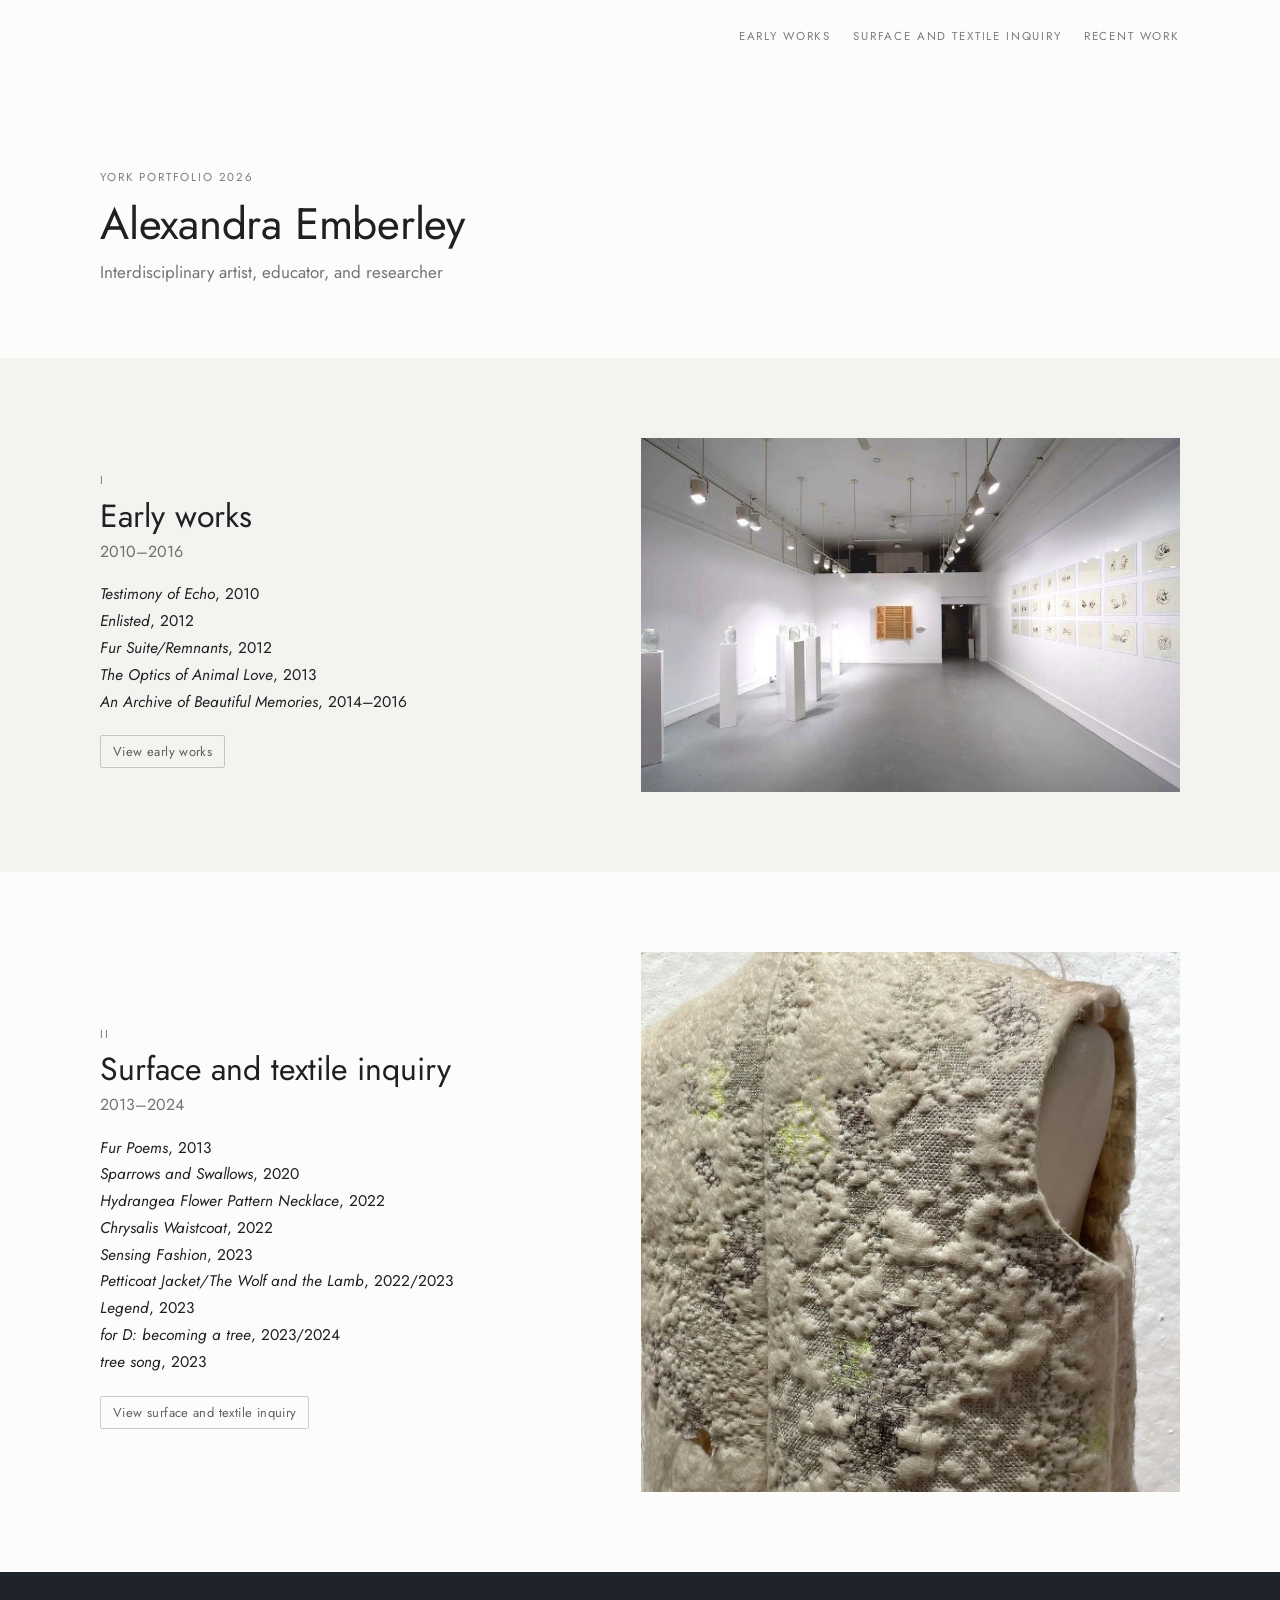
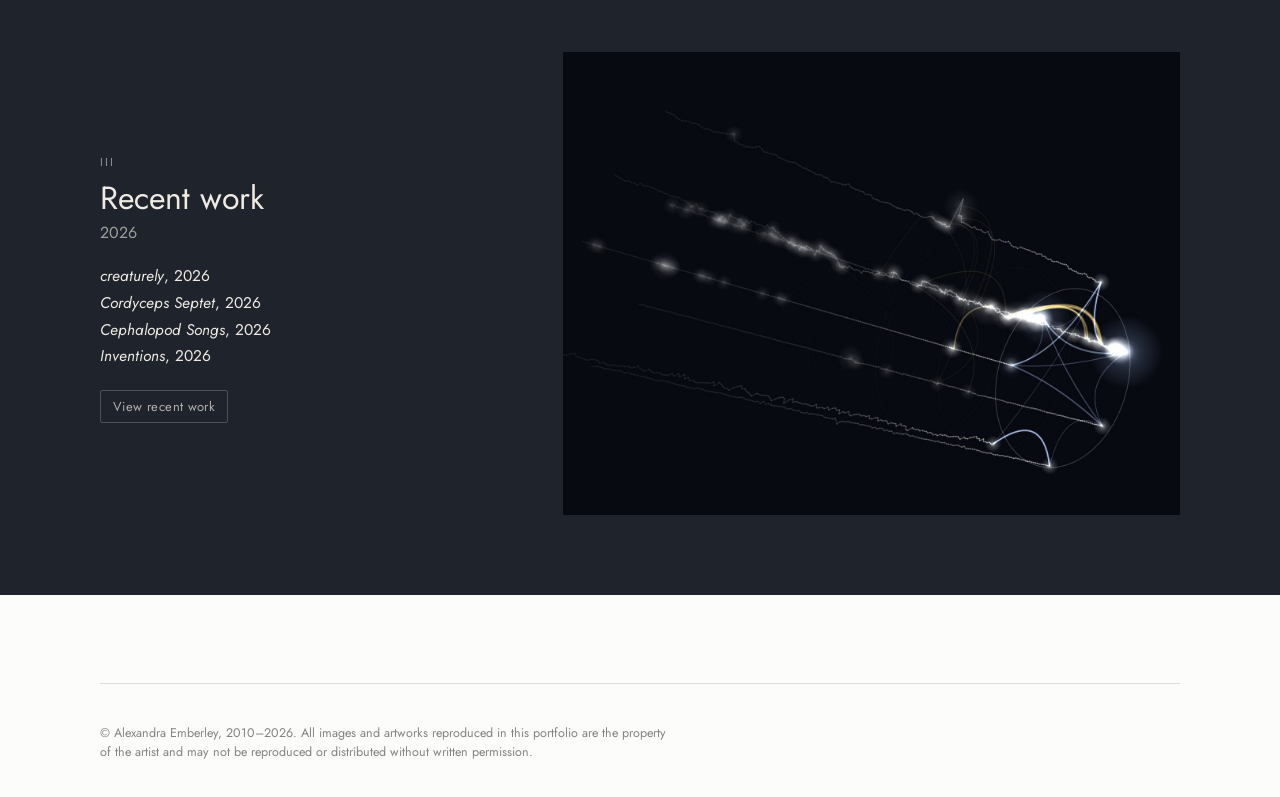
<file: index.html>
<!DOCTYPE html>
<html lang="en">
<head>
<meta charset="utf-8">
<meta name="viewport" content="width=device-width, initial-scale=1, viewport-fit=cover">
<title>Alexandra Emberley · York Portfolio 2026</title>
<link rel="preconnect" href="https://fonts.googleapis.com">
<link rel="preconnect" href="https://fonts.gstatic.com" crossorigin>
<link rel="stylesheet" href="https://fonts.googleapis.com/css2?family=Jost:ital,wght@0,400;0,500;1,400&display=swap">
<link rel="stylesheet" href="css/portfolio.css?v=york3">
</head>
<body>
<header class="band masthead" style="--ground:#fcfcfa">
  <div class="inner">
    <nav aria-label="Portfolio sections">
      <ul class="sections">
        <li><a href="early-works.html">Early works</a></li>
        <li><a href="surface-and-textile-inquiry.html">Surface and textile inquiry</a></li>
        <li><a href="recent-work.html">Recent work</a></li>
      </ul>
    </nav>
  </div>
</header>

<main>
  <section class="band opener" style="--ground:#fcfcfa" aria-labelledby="portfolio-title">
    <div class="inner">
      <span class="label">York Portfolio 2026</span>
      <h1 id="portfolio-title">Alexandra Emberley</h1>
      <p class="dates">Interdisciplinary artist, educator, and researcher</p>
    </div>
  </section>

  <section class="band contents" style="--ground:#f3f3f0" aria-labelledby="s-I">
    <div class="inner">
      <div>
        <span class="label">I</span>
        <h2 id="s-I"><a href="early-works.html">Early works</a></h2>
        <p class="dates">2010–2016</p>
        <ul>
          <li><i>Testimony of Echo</i>, 2010</li>
          <li><i>Enlisted</i>, 2012</li>
          <li><i>Fur Suite/Remnants</i>, 2012</li>
          <li><i>The Optics of Animal Love</i>, 2013</li>
          <li><i>An Archive of Beautiful Memories</i>, 2014–2016</li>
        </ul>
        <a class="btn" href="early-works.html">View early works</a>
      </div>
      <a href="early-works.html" tabindex="-1" aria-hidden="true"><img src="images/early/testimony-of-echo-installation.jpg" width="927" height="608" alt=""></a>
    </div>
  </section>

  <section class="band contents" style="--ground:#fcfcfa" aria-labelledby="s-II">
    <div class="inner">
      <div>
        <span class="label">II</span>
        <h2 id="s-II"><a href="surface-and-textile-inquiry.html">Surface and textile inquiry</a></h2>
        <p class="dates">2013–2024</p>
        <ul>
          <li><i>Fur Poems</i>, 2013</li>
          <li><i>Sparrows and Swallows</i>, 2020</li>
          <li><i>Hydrangea Flower Pattern Necklace</i>, 2022</li>
          <li><i>Chrysalis Waistcoat</i>, 2022</li>
          <li><i>Sensing Fashion</i>, 2023</li>
          <li><i>Petticoat Jacket/The Wolf and the Lamb</i>, 2022/2023</li>
          <li><i>Legend</i>, 2023</li>
          <li><i>for D: becoming a tree</i>, 2023/2024</li>
          <li><i>tree song</i>, 2023</li>
        </ul>
        <a class="btn" href="surface-and-textile-inquiry.html">View surface and textile inquiry</a>
      </div>
      <a href="surface-and-textile-inquiry.html" tabindex="-1" aria-hidden="true"><img src="images/textile/chrysalis-waistcoat.jpg" width="1153" height="1536" alt=""></a>
    </div>
  </section>

  <section class="band contents wide" style="--ground:#1f232b;--ink:#eeebe4;--gilt:#d9b25a" aria-labelledby="s-III">
    <div class="inner">
      <div>
        <span class="label">III</span>
        <h2 id="s-III"><a href="recent-work.html">Recent work</a></h2>
        <p class="dates">2026</p>
        <ul>
          <li><i>creaturely</i>, 2026</li>
          <li><i>Cordyceps Septet</i>, 2026</li>
          <li><i>Cephalopod Songs</i>, 2026</li>
          <li><i>Inventions</i>, 2026</li>
        </ul>
        <a class="btn" href="recent-work.html">View recent work</a>
      </div>
      <a href="recent-work.html" tabindex="-1" aria-hidden="true"><img src="images/recent/cordyceps-septet-band.jpg" width="1560" height="1170" alt=""></a>
    </div>
  </section>
</main>

<footer class="band close" style="--ground:#fcfcfa">
  <div class="inner">
    <p class="rights">© Alexandra Emberley, 2010–2026. All images and artworks reproduced in this portfolio are the property of the artist and may not be reproduced or distributed without written permission.</p>
  </div>
</footer>
<!-- Statcounter -->
<script>var sc_project=13358656; var sc_invisible=1; var sc_security="503b06b8";</script>
<script src="https://www.statcounter.com/counter/counter.js" async></script>
<noscript><div class="statcounter"><a title="Web Analytics Made Easy - Statcounter" href="https://statcounter.com/" target="_blank"><img class="statcounter" src="https://c.statcounter.com/13358656/0/503b06b8/1/" alt="Web Analytics Made Easy - Statcounter" referrerPolicy="no-referrer-when-downgrade"></a></div></noscript>
</body>
</html>
</file>
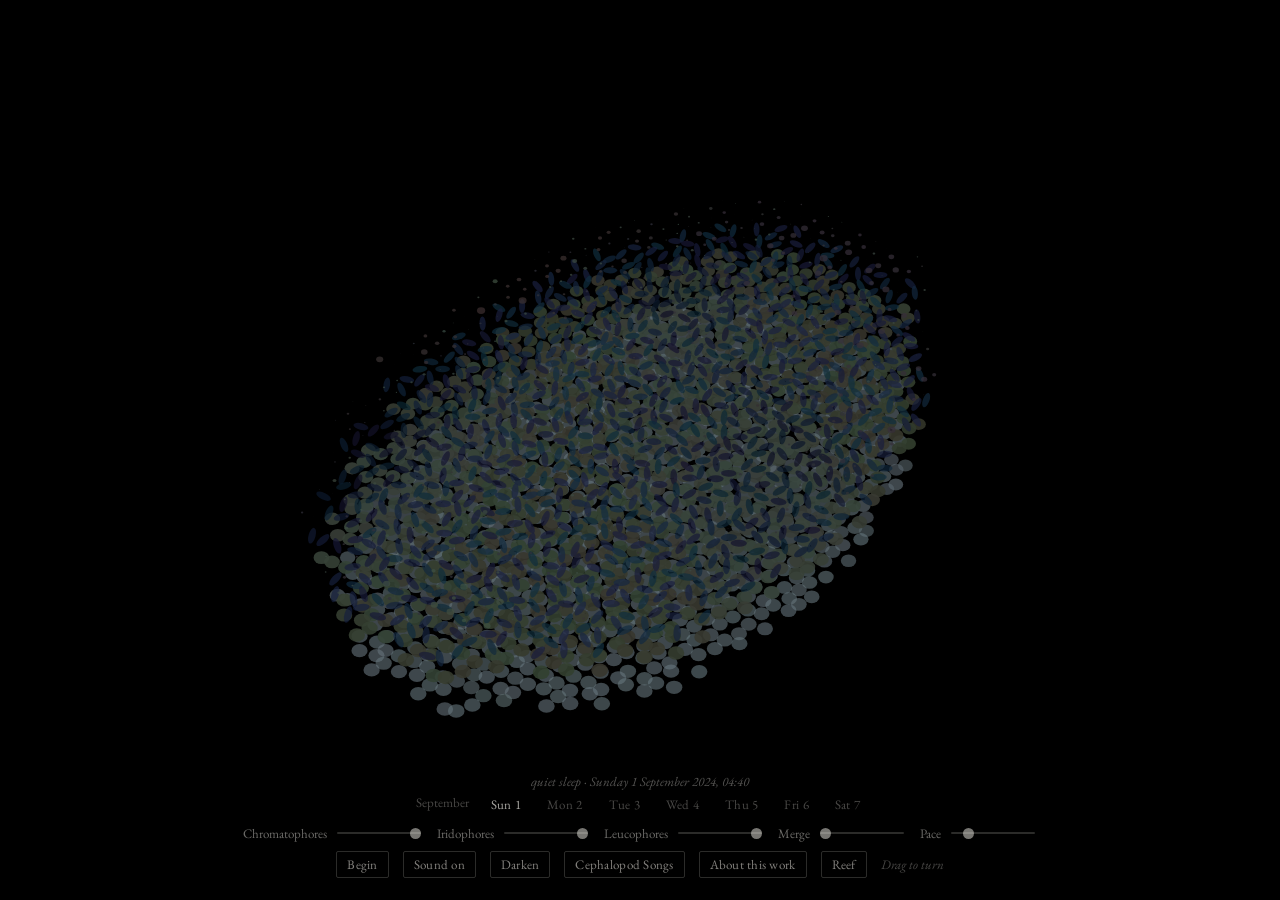
<file: cephalopod-song-arctic.html>
<!DOCTYPE html>
<html lang="en">
<head>
<meta charset="utf-8">
<meta name="viewport" content="width=device-width, initial-scale=1, viewport-fit=cover">
<title>Cephalopod Songs: Arctic</title>
<link rel="preconnect" href="https://fonts.googleapis.com">
<link href="https://fonts.googleapis.com/css2?family=EB+Garamond:ital,wght@0,400;0,500;1,400&display=swap" rel="stylesheet">
<style>
  :root { --light: #eeebe4; --gilt: #d9b25a; }
  html, body { height: 100%; margin: 0; background: #000; color: var(--light); font-family: "EB Garamond", Garamond, Georgia, serif; overflow: hidden; }
  canvas#stage { position: fixed; inset: 0; width: 100%; height: 100%; display: block; touch-action: none; cursor: grab; }
  canvas#stage:active { cursor: grabbing; }
  #work.dark canvas#stage { cursor: none; }
  .beneath { position: fixed; left: 0; right: 0; bottom: 0; padding: 14px 18px calc(22px + env(safe-area-inset-bottom, 0px)); text-align: center; transition: opacity 1.4s ease; }
  #work.dark .beneath { opacity: 0; pointer-events: none; }
  .row { display: flex; flex-wrap: wrap; justify-content: center; align-items: center; gap: 8px 14px; margin-top: 8px; }
  button { font: inherit; font-size: 13px; letter-spacing: .02em; color: rgba(238,235,228,.55); background: transparent; border: 1px solid rgba(238,235,228,.18); padding: 4px 10px; border-radius: 2px; cursor: pointer; transition: color .3s, border-color .3s; }
  button:hover { color: rgba(238,235,228,.9); border-color: rgba(238,235,228,.45); }
  .link { font: inherit; font-size: 13px; letter-spacing: .02em; color: rgba(238,235,228,.55); background: transparent; border: 1px solid rgba(238,235,228,.18); padding: 4px 10px; border-radius: 2px; text-decoration: none; display: inline-block; transition: color .3s, border-color .3s; }
  .link:hover { color: rgba(238,235,228,.9); border-color: rgba(238,235,228,.45); }
  button:focus-visible, input:focus-visible, a:focus-visible { outline: 2px solid rgba(238,235,228,.5); outline-offset: 3px; }
  label { display: inline-flex; align-items: center; gap: 8px; color: rgba(238,235,228,.45); font-size: 13px; }
  input[type=range] { width: 84px; -webkit-appearance: none; appearance: none; background: transparent; height: 16px; }
  input[type=range]::-webkit-slider-runnable-track { height: 2px; background: rgba(238,235,228,.18); border-radius: 1px; }
  input[type=range]::-moz-range-track { height: 2px; background: rgba(238,235,228,.18); border-radius: 1px; }
  input[type=range]::-webkit-slider-thumb { -webkit-appearance: none; appearance: none; width: 11px; height: 11px; border-radius: 50%; background: rgba(238,235,228,.5); border: none; margin-top: -4.5px; }
  input[type=range]::-moz-range-thumb { width: 11px; height: 11px; border-radius: 50%; background: rgba(238,235,228,.5); border: none; }
  .hint { color: rgba(238,235,228,.3); font-size: 13px; font-style: italic; }
  .state { font-size: 13px; font-style: italic; color: rgba(238,235,228,.35); margin: 0 0 4px; min-height: 1.2em; }
  .months { display: flex; justify-content: center; gap: 4px 18px; margin: 0 0 6px; }
  .months { font-size: 13px; color: rgba(238,235,228,.3); }
  .months button { border: none; padding: 2px 4px; color: rgba(238,235,228,.3); }
  .months button:hover { color: rgba(238,235,228,.7); }
  .months button[aria-current="true"] { color: rgba(238,235,228,.7); }
  .colophon { font-size: 12px; color: rgba(238,235,228,.22); margin: 10px auto 0; max-width: 78em; line-height: 1.4; }
  .colophon a { color: inherit; text-decoration: underline dotted; }
  body.about-open #work { visibility: hidden; }
  @media (max-width: 640px) { input[type=range] { width: 64px; } }
</style>
<!-- Statcounter -->
<script>var sc_project=13358656; var sc_invisible=1; var sc_security="503b06b8";</script>
<script src="https://www.statcounter.com/counter/counter.js" async></script>
<noscript><div class="statcounter"><a title="Web Analytics Made Easy - Statcounter" href="https://statcounter.com/" target="_blank"><img class="statcounter" src="https://c.statcounter.com/13358656/0/503b06b8/1/" alt="Web Analytics Made Easy - Statcounter" referrerPolicy="no-referrer-when-downgrade"></a></div></noscript>
</head>
<body>
<main id="work">
<canvas id="stage" aria-label="A slab of cephalopod skin seen in section and slowly turning: a top layer of coloured sacs opening and closing, a layer of shimmering plates beneath, and a white layer at the base"></canvas>
<div class="beneath" id="beneath">
  <p class="state" id="state"></p>
  <div class="months" id="months" aria-label="Enter the record at midnight on a day of the week">
    <span>September</span><button type="button" data-h="0">Sun 1</button><button type="button" data-h="1440">Mon 2</button><button type="button" data-h="2880">Tue 3</button><button type="button" data-h="4320">Wed 4</button><button type="button" data-h="5760">Thu 5</button><button type="button" data-h="7200">Fri 6</button><button type="button" data-h="8640">Sat 7</button>
  </div>
  <div class="row">
    <label for="chrom">Chromatophores <input id="chrom" type="range" min="0" max="1" step="0.01" value="1"></label>
    <label for="irid">Iridophores <input id="irid" type="range" min="0" max="1" step="0.01" value="1"></label>
    <label for="leuc">Leucophores <input id="leuc" type="range" min="0" max="1" step="0.01" value="1"></label>
    <label for="merge">Merge <input id="merge" type="range" min="0" max="1" step="0.01" value="0"></label>
    <label for="pace">Pace <input id="pace" type="range" min="0.1" max="1" step="0.05" value="0.25"></label>
  </div>
  <div class="row">
    <button id="run" type="button" aria-pressed="false">Begin</button>
    <button id="sound" type="button" aria-pressed="false">Sound on</button>
    <button id="darken" type="button" title="Click or tap the field, or press Escape, to bring the controls back">Darken</button>
    <a class="link" href="cephalopod-song.html">Cephalopod Songs</a>
    <a class="link" href="cephalopod-song.html#about">About this work</a>
    <a class="link" href="cephalopod-song-reef.html">Reef</a>
    <span class="hint">Drag to turn</span>
  </div>
</div>
</main>
<script>
(() => {
  // ---------- light as seven bands, red to violet ----------
  const NB = 7, LAM = [650, 610, 580, 550, 500, 470, 430];
  const BAND_RGB = [[1,0,0],[1,.45,0],[1,.92,0],[.1,1,.15],[0,.9,.9],[.05,.3,1],[.55,.1,1]];
  const PIG = {
    yellow: { T: [.8,.86,.88,.78,.55,.4,.35],   R: [.18,.3,.5,.5,.2,.1,.08] },       // a yellow leaning to green; translucent, so over a plate it makes a fern green
    red:    { T: [.9,.68,.4,.22,.22,.3,.28],   R: [.88,.5,.18,.06,.05,.09,.08] },     // a red with orange in it; over white it makes coral, over a plate a warm purple
    madder: { T: [.8,.5,.3,.2,.22,.4,.36],     R: [.72,.3,.12,.06,.06,.2,.17] },      // a dark crimson with brown in it; over a plate an aubergine
  };
  // ---------- the sky: Ocean Networks Canada, Cambridge Bay, PAR at 8 to 9 m, one-minute means, 1 September 00:00 to 8 September 00:00 2024 (local, UTC-6).
  // One byte a minute: v = 10 ** ((byte - 1) / 254 * 5 - 2) micromol photons per square metre per second; four missing minutes hold the last value. ----------
  const SKY_B64 = "[base64]/vLq6u7u6uby9u7u8vL6+wsC+u7u7u7q5ubq6u7u7vLu6vLu8vr7Bu8K+uru5t7a0tbe5uru7urm5ubq7u7q6ubi5ubm5ubm5urq7u7y9vr+/v7++vr/AwcLCwsLCwsPDxMTEw8PDw8XGyMTDxMO+vr/Bw8bHzMzNyMHCwMDDwsC/v7/AwL69vLu7vLq6ury6ur/FzMzLzMzMzMzMzMzMzc3Nzc3Nzc3Nzc3Mzc3Nzc3NzczLzc7Nz9DQ0NDQ0NDQ0NHR0tLT1NPJxszT09PT09PT1NTT0c/P0tLV1tXV1NXW1tbW1tfX19fX19jY2NjY2NnZ18/[base64]/Pz8/Pz87Ozs7Ozc3Nzc3Nzc3Nzc3MzMzMzMzLy8vLysrKysnJycnIyMjIyMfHx8fHxsbGxsXFxcXExMTDw8PCwsLCwcHBwMDAwL+/v76+vr69vb28vLy7u7u6urm5ubi4uLe3tra2tbW1tLS0s7OysrKxsbCwr6+vrq6traysq6uqqqmpqKinp6ampaWkpKOjoqKhoaCgn5+enp2cnJubmpqZmJiXlpaVlJSTk5KRkJCPjo6NjIuKiomIh4aFhIOCgYB/[base64]/vby7u73AwsTExMPCxMLEwr69vby8vLy8vLy8vb6+vr+/v8DAwMDAwMDAwMDAv7+/[base64]/g3M7Nz9Tf4+Pj3djNy8nIx8bG0N7Z4Nzi4tPP0dHRz87NzcvKyMjXz9zi5OXh1tDQzMrKycnKzM3Nzdvj1c7Oz9DPzczJx8ja2NDN3MzK0uDf1ODazt7a0tfa4eHe29fb4ODh4ODh4+Tk4+Pj4+Pj4+Li3tXU1M/KzM3S39vT0t/i4d7c2s7Y4ODZ0uDi4uHj3trj4OLVztDS0dHV4eDWy8rLzMvKysvLzNfZ2dfd2s/X0szMztLTzc3N0MvKy8nHxMPFyMvKycnPz9DR1dHLyMjJxcTFxsrN2NnZ2dnY09DPzdnf2tnc3t3e3d3d3NjLxcXHy8zWz9DRz9LJxsXFxMPDxMTEw8HAv76+v8LFyMnKysrT08/R0NTMysnJxsTBwL69vLu8v8zQxMLCwL+/v7/AxcrOzs/[base64]/[base64]/v8DAwMC/vr/BwL26ubm6vL/AwcDAwMDAv7+/wMLDxMTExsjIyMjIx8bFxcbHycnHxsXEw8PDxcbGxsXGx8fIyMnKy8vKycnKy8vLy8vLy8vLysnJycnKy8vMzc3Nzc3My8rIx8jIyMjHx8fGxsbGxsXExMXGx8fHxcTCwL28vL7BwsPEx8nMzs7My8rJysrMzM3Ozc3Q0NHP1NTV19zc39/a2NnW09PT1NPR0MzKy8zNy8zNzc3N0M3Ly83Q1dLNysvMz9LT09PX1dDKx8fHx8fIyszMysnMz9DV2t/f09DPzczKxsTDwsPExsfHx8jL0NTW297g4eDeysG+wMPGyc3P0tPS2Nzb3uHg4OHi3dbLx8fJy83U2tDc3t7e2tLOysnKys3T2dnY09HJx8jIyM7OztfXzszLysnKzMzMzNDU0tjY2NDIycnLysnKzM3Qzs3LysjHx8rRz9PW2tvb29jb29vb2trX1tLGwcC/v76+vr/Aw8fL1NLQzdTV0MzIxsbQ3tHOzMvLy8rJycnKy8zMzMzNzc3N0t7d397g4NvPzcjEwcDCxsXEx9fP19fT287Kx8bEw8LBwcHCw8TExMXFxcPBwMHDxsfIycrKycjHx8bFxMTDwsC/[base64]/[base64]/AwcDAwL+/v7/AwMDBwcHBwcHBwcHBwcLCwsHBwcHBwcHBwcLCwsLDw8TExMTExMTExMTExMTExMPExMTFxcXFxcXFxcbGxsbFxcbHx8fIyMjIyMnKy8zMzMvLysrJx8bExMTExMTExMTFxcXGxsbGxsfHx8fIyc7P0NHR0NDRz83Ozs7Q0dHPz87Ny8rJyMfHzc3Pzs/Pzs3N0NDP0c/Nzc3O0NPU1tTSz83Mzc3Nzc3Oz9DQz8/Qz8/Pzs7Ozc3Nzc3Nzc/Q0dTV2NnV1NPU1dXY1tfW1dXR0M/Pzs7Ozc3NzcvKyMXDwsLCwsPExMXGx8fIycvNzczLzdLGxMfHzsza3+DW2d3Y0dLT2t3W09XS0dLS09PT09PT09TU1tfV1dTU0tLS0dDPzs3My8rJyMjIx8fHxsbGxsfHx8fHxsfHycvNzc/V4N7k29bV1NLQz83Nzc3Nzc3Nzc3Nzc3NztLNzczLysnIx8jIycrKy8zNzc/Q0dHR0dPT0dLT1NbY1tPS0c/Nzc3LysrJycnJycjIyMfHx8fHyMnMzc/S2NjZ2OHa08/Ozc3Ny8rKycnJycjIyMjHx8fGxsXFxcTExMTExMTExMTExMPDwsLBwcHAwMDAwMDAwMHBwcHBwcHCw8TGx8jIyMnJysrJycvNzMzMy8rKyMfHxsbFxcXFxsfIycrKy83NzMrKycjIx8bGxcXGxcXFxcTExMPDw8PCwcHAv7+/v7+/[base64]/[base64]/[base64]/AwsTGyMnJycjJycnJycfGxcTExMTExMTExMTFxcTEw8PCwsPDwsLDxMXFxsbGxsbHyMnKysrLzMzKycjGw7+8uri4t7e3t7e4ur3AwsXGx8jIx8bFxMPExsnMzczLy8zLycbDwsHCw8PCwcG/vr6+wMLExsbGx8bFxMPCwcLCwsPFyMnKycjGxsbGxcTCwL6+vr6+vr+/wMC/vry8vLy8vb6/wMDBwsLDw8TExcbGx8fIyMnKy8vLy8rJyMfGxcPBv768u7q6u7y9vr7AwsTFxsbGx8fHx8bGxsXExMPDxMXGx8fHx8bGxsXFxsfIycnJysrKy87Q0NDR0tLT1NbW19bU19fX1tHPz87Oz8/NzczMzMzNzc/Qz8/P0NHQ0dHU09PS0NHPzs7Oz8/Pzs7Nzc3Nzc7Ozs7Oz87Ozs/Q0dfc29PU1dXV0c/S0dDQ0dHS2Nna1dbb3tvT0tLS0tLR1tze2N3b2trW09bb29TW2t7f39fY3tza1dHV09DQ0NHT1dDNzMvJx8bFxcjPz9HU18/[base64]/[base64]/[base64]/[base64]/QUNFR0lKTE1PUFFSU1RVVlZXWFlaXFxdXl9gYWNkZWZnaWprbGxsbGxsbG1tbm5vcHFycnNzc3R0dXV2dnd3eHl5enp6e3t7fHx9fX5/[base64]/v769vLu8u7u6u7y8u7u6urq4t7W2tra2trW0s7OzsrKysrGysrKztLW1tbW2tra2tra3t7i4ubm7u7u8vL29urm5ubq7u7y8vb29vLu7u7y8vL28u72+vLu7vb29vLu5uLm8vLy7u7zAwsLAvr6/wb+8u7q7vr+/vb6+vb29vb7AwcHBwMC/[base64]";
  const SKY = Uint8Array.from(atob(SKY_B64), ch => ch.charCodeAt(0)), SKY_N = SKY.length, SKY_T0 = Date.UTC(2024, 8, 1);
  const skyAt = m => { const i = Math.floor(m) % SKY_N, j = (i + 1) % SKY_N, f = m - Math.floor(m); const dec = b => 10 ** ((b - 1) / 254 * 5 - 2);
    const v = Math.exp(Math.log(dec(SKY[i])) * (1 - f) + Math.log(dec(SKY[j])) * f);          // interpolate on the log scale, as the eye does
    return { v, lum: Math.max(0, Math.min(1, (Math.log10(v) + 2) / 4.5)) }; };                 // 0.01 is deep night, 300 the brightest noon
  // ---------- the model: a small transformer, trained on this radiometer's July and August, asked for the next reading ----------
  // The same architecture as the Cordyceps Septet model, ported from numpy; weights embedded below. It runs here, in the page.
  const MODEL = (() => {
    const meta = {"order": ["Win", "bin", "pos", "Wout", "bout", "Wq0", "Wk0", "Wv0", "Wo0", "g10", "b10", "W10", "c10", "W20", "c20", "g20", "b20", "Wq1", "Wk1", "Wv1", "Wo1", "g11", "b11", "W11", "c11", "W21", "c21", "g21", "b21"], "shapes": {"Win": [3, 24], "bin": [24], "pos": [36, 24], "Wout": [24, 1], "bout": [1], "Wq0": [24, 24], "Wk0": [24, 24], "Wv0": [24, 24], "Wo0": [24, 24], "g10": [24], "b10": [24], "W10": [24, 48], "c10": [48], "W20": [48, 24], "c20": [24], "g20": [24], "b20": [24], "Wq1": [24, 24], "Wk1": [24, 24], "Wv1": [24, 24], "Wo1": [24, 24], "g11": [24], "b11": [24], "W11": [24, 48], "c11": [48], "W21": [48, 24], "c21": [24], "g21": [24], "b21": [24]}, "K": 36, "D": 24, "H": 2, "FF": 48, "L": 2, "b64": "[base64]/[base64]/nj1JAwI9U6EgvtEfYbybLqM9to0HPfarbj1VBQm9i8eYvDfttjyYdag83qy1PJRBYruMIIi9/eMtPfY5pDycGdA9iPioPbQ/[base64]/Zjj0KqAk9siE0PncvML47G2G9YJWwPV+yXT6slfS7U4aFPKYztbyj4cY9pDv7vBYbhj1zaw+97RfHvei1cDxUQ/E8LZnyPaMirLvd2Si9FxVLPRwRrLomgQE7ijiCvN6Zqz3yPv08YCAZPqadvz0vQYM9hScOvmVWYj2Zjkc9bUiVPTcVoz1ZDDi9OxWKPeFCHL1R1Bs+UD3RvR/OHL44XBW+a5l3vXnusb3ZxDA+0XDdvDBwAL7hFA4+44NyvSoc571O9qI9AdhAPdnKE71WBAA+xzilOtpxCj4it1Y9FbsRPp9hqDuIvfC9eHBNPsH3FL2msdC8vRtMvSK+37z/1FU83pvdPIGoaz3teic+axwdvI7T5L04bsG9wnyGvWV0Gr45r5o9KNhPvcuyZr15wAg8pqfgvSale72XNZM9mkqPPZb/[base64]/TdD0R8Mc7/WNcvUswp73oyAu9M6mZvZspGz2gxqm9J/t9Pa6mmj3fE4a9AHbgPcVhmrycugk+OZBEPRnbrD0MbMK94GWgvKR+4z1SaIe9JmQyvuzGPr6tK1G+N1YqvuDs7rwJMgo+a/bivH0p3Tx0vuW8M6wCvFOHXryayym8wCxLPWtw/73BUIw9orS3PTM8prtSMbk9Gh1dvZGiaL1UqoA9r5jgvO8OR71ZFKS9mOpSvdiuhD3HHCC+3z8IPSdokrxNjqQ9DQxGPYsba74xNhI9ZMCRPG0B5zt/STq9wL+lPUI4WL12QBU+N1h3PX2rPj5aU0W9JZwSvky7Jj0hp8c995AUvC9bFL65rnu9sKBAPUjmqbxTrLc66M8xvKMfi70pe/[base64]/sdY950OdPddoGD5/OsE8MDMfvtzbyL38wfE90BuovDC8oToQ7K69ngDGPSH6sbxKTwA+Xw8lvSJBqD0Jfu095MmSvYaKoD0eHL69UYOfvcdXPD19izm9KLFMva11j7z0C5K9sFzjPS2yND3OyqW8t8OjvEtccz1G/yY+WQeqPX1Xhb3SQlw9Awu6O/7/cbyrxz8+GQ8SveWcW712pTK+6J0JvuTqlDwX14a9K8khPa/p3L238mu9wNt5PRmE/z1Th5c9xXPmPUAWEz7W/Zs9TBGyvSuXhLuAYpU9saPBvG5nWzxI7Bu+dO1hvd14Wz1MdF2+KwC2vQEdjLxoHRe+kGY7vAIfvb2C+yG9IsDuvPl9lTrMV0u9MZKmPIljXL0/[base64]/[base64]/vID9uT1ul6W9JniiO/zrPL4MMv+7YQEDPabWiD3V+Y+94jzrPF/Mwjzes0o84BIjPDo+KT1C6Sg9hVm9vUsjzL2c4Wg+88UoPvrTK75TGrg8132LPeOnhj3aCHK73QGcvTyW57wjVRU9IPIDvMe5oL2IHuy8cUy5PRiwxT0sLNK9XHkdvb3wgr0k6wI+WS0svIu9BT5crma99mVAvOPf+L2mXgg+/VOZvKxtKb74rXW9fFYevncpnTsj7ty8jlbDPDsZzT1TlCw8tc4PPeVcPDsgPtW8IRkrvjtckj1QkdC8a5e/O/[base64]/L1UI/Q6D4K5O7ZoS70jGL29FnUrPtUQTDwTQQY+0oA+vfh39L3kmoQ7yS5nvRhtRj6/2yc8TKS0PdgB3bw48YS8AJuKOxY5TjxNf8I9+PHUvK0tPb3mx5K9+ERcvKz9EjgYbDk9Qs37u+IYkr0veZA8Yz2iPZVCjLz5KYU8PKv8vPuSwT0ayE87Hti4uw9ttztYS3U9nN8BPmXtRz3qFWI90eH5vSm0YT1kp0I+gbR3vSoeor2A/xm8GJSdPVu8ST2kdsK8ds/AOyokIj2qMjU9vzlbPqV+kz1EypA742xDPQ6GM725TLi9J2F0u7JbAz30qgO+e8AfvYX22LxSxBE9EUivvO5wKT3CGXg8/M2nPaOlEb6XGQU+8xDWPcJ5ozvG4pU9gol4PXABl70u166854CuPRiMYzxdLpw9ucxHOyrvm7zbm2O9gyVLvdJLUr1tvwQ+1B6nPCYSq731aTA95h02vOkDer49rGo9/icIvl0OPT0Tu6C9Wn/9vUGlLz3iA7S9W+/NvFCiwryi4QE9CCW5PQikL7zQHMm9ax8ePrZcf72pQh4+w+yGvYscfj2vCKc9GlmhvfshGz0op5s9BMKTPWGBybwBnjk98IwPvVgtsb1GKsA9C/Ztveybqz0rNaQ9uTuDvY8ukLxlUNW8xPtdvZUlWD18fQS94dsBPkOvQD0uh0y9WMicvPBolbwfZ9m9kJGHPZbSqD1wHJM9o/kSvXlvvz2udNm8b5SgPcstFz6BS5A8l+wAvmXYgLw+uGU9u7TZPUQ9u70Cy4K8bv1zOztKPD1R31o9knGavbwY7LzTVbo9qK8FPWs2Jz0e0sE9V8lBPL/fgzzxZ8g9rEglvf6fQb5L1Uu9PjM7vIe5fL2UgKO93z1dPWBZSz3Dd4S9j1Z/vKdCA7x3p4W+jDA7PkxsOD5G0q++zqGuPb+wH71jcQe+4W9bPS8ZJb46zK89ade5OggWpTpbif29ck6vPJeymz0XLPW9FyUHvV2Rlzw6ARM7sO4ZPSD3Czy4qAs+UHJVO6Mdgr7NApo9dWD/Olv65L0TfdU9kz+Svp9I6D1Py3A9kHbjvawslztBCg6+c+gOPU1XXz3+0Ng9ANBlPdxOm71VSgi+dJZpPaIACT7dGhG8mNY1PeD3Fr7X3cG9Os/XvYosIr0/hYQ8a5R5vdWIq73QybE9bNK2PVYKKz04sF8+a069vXrkxD22xkQ8cmb8O8fKlz1YOsi9ECITPiMLyj3IER0+KAV5vCGinDxZxvc8hOROvrkyr7yiitw9w9khPEQcR7438AW9RY7xvIQPMr35Tng+xuxMvoa75rw6+II95Bkvvjtl/DwfiYO6gaT2PX6wRD2Ukfc9oBs6Pbf8pLnHJNE8GhMUO7B+FL3bee+8u48/vVWGpj1VEeG8usE0vpH+bjxHhNW92fNGvsdLmj2crKw9RINwPkk5mz2kC3C9T89ePRHxxz1DQAK+F2a/PcDwbjwnHjc90LVCPV4HXT1cveY9d8YJvBpxZzyFNZ88NT21vBDkf75D8j4+EPnOPO6Ajzybizo9YmOevYgr9b0jJl498kU2vZCTFD74H2A9CCppvZwGaD4Jkf+9Hf7svfuhbz26ZGe9kRoZvlXvgL0u4/28p2SEPUwGnr0Epnc9E9aBPe2u/j1RdVa914nnO4BjGr6op7m70lhZu6atXj61E9u9AUEVPlnOiL63Oz09lHvNPI7qhr2yl7g8DCPQupr4zjxgYAe7vjkYvsTi37yL6Bs+pfMJPT8j9TytIyO9bn4wPDpCbbq0WAy9OA2wPYzEsr1fZYG8KTkGPbs3AL2+hLq9NTzoPDtYcb125lu9+Vk/vQGxCb2JzOS8a3huvVnqqz0dcPM9CuEXvQNPJT3SPqq8fR7gvOS/kj0Gy9g7g+ZBvWrrSL3n2ma9BEE5vJ6wlj0dyWW9D8HJvVnanb30LQi++j/RPQjyA7sEc0c+AswEvgVV+D00s3O9jjkTvAKNlr18kpq9Ar/cvddsxLzzuh2+mLWVPO/Gorp4xlo9aiOYPGtS8rgQZM87n8oBPU5/k7sT2yO9uhGPvVx4Bz718488EbTBvbGPJD7jPuW8Fm9tvKlzJL7SQ0w8ypz8vZ2DoLzvIhc9Dis5PLLeXLwoDh07uuVqPc/4IT7d4zG9nPJ9PdidRD6HBJE9pm+Ovd4vlrw0q9684PuGvc+/0LxsRQU8cfjNvJ46Ij3d1Nw8xAhEvdVBjz1Xag49IuwsPWlpdz1w6DM9LYuSu7iyCj5hzY28OSSBPo+q8D1ZPuo9QECpPQNNG76G5TA+j5/qPPKh4r3sMZk8bBGPvENKe77Xj849AzkCvlLJ/z22O+48zVQWPjN/Gj4MLx2+IS8APqCnibymdWa93AOavXaWCz0Gn8E9Gv9ovC/9kb2GusC9TVDqPaiLAT7mwh69ZKs6PVJsdbw3asC79801PVDo4zvDpTI95nQ5vXv8pj1YN3y8WMh+PD73wDzY2bG9QzQpveRgM70MJ6s84+XOvSsE470F0ME9xMD8PRuDsT2bSRs+liELPfeRQ73Jagk9/mG4vdkE/[base64]/[base64]/[base64]/1hveO63z1SNQs9tzSaPcfGpbxW31o98cUuvW1tkjxW4Au+nM0lvZx9Cr4cqky7GCitO3ItHL1ua5A9p8AhPQlTej3CFN29BF2dPf8uBj6jHOe9q65Wu/JmGz3GkoK+JPBdvpsyUL7IW+w82pmSPJzlN7yBHkk8U80UPnyTaz0i7k09EXiqvTmCbj0TJbe9ZiqHvZs50zzg8qm9/LNcOx9KtTsj/yG7uiMCvqqp+73l58G8kA9UPWwufrxqf4y7NXqUvMXfCj7Qcus9YJ0sPWLCIL14pO49MMpHvfBcy7y0eoE9qvANPI9i7r0jN2Y9cBP8PFb4/b1xnDq+VEOcPA4PNj2DkNA9vRgAvrnI9b2Dlt89pocFvkit8DyvX709Hq/MPTng5r2Sj6W8pQxKPoaGO72GeMk7CQdoPVrvEb72F1s9iCWbPNr2Hb5svgC+kcinvV8S6T0/nTm+uaUoviUIl705yZy934nEPS7YED0zexG8ZObdPRoajb1vi1e9cwpJvURR+jyxqRY+q4vIPHDGFL0/WD+9RhG8vcAUmD04wIe9yP6jvOJKzb2THBC+9v9Hvn9Xyr2g7UE9/gEGvB7pjb0I5AS+WkoYveCPh71xTDw8q1QHPkmS8jwscyO+lIKrPTX6Eb6hueQ8OQG4vWebFz2lDYc+f7VIvcW+Fr04JlA9aSuCvAThNb0Cn3+94M1uPbcQdj2XaEO9yZGwvTyRaT4VlGK+Gp/oPYnHWT55t2i+mWQEPmiXCb79Pki+/H4aviU0H71NM5g8jRj7PTyUN70iybs9SnrVPWHCQD2424i9S4ioOxfEwT1FjeE9sn/7vHKSSb4PwOI97ZtiPsErjz13vek9w+uTvAVN0b3EBqu8OCMkvgd8Qj6/gZW7+q43PjDAXLzPlQ2+6yUcPTd3T719jXW9SwEXPhBWIj4+PeW9+UMhux3hoL3GYaw97WAQPhlUsr1UCTQ+5RR4vW1giD7NHAC+fAVEvWT04z39vie+j3IoPrnE/L0XGDQ91Yq9vT4YxjwZXw89Rl0EPTdW5zw7d5e9rmHmPfGEQj2cAmO+anNCPkUOcz3++Bw+L+8IvdJadL4y0L881495vbbFTzxnOgC5USX0OsmiRr6/F089IJdWvRDOrD2xE9e9Fbr2vIM2Qz5BUem90+LDPVIbyj3HVZG7kzLAPRt/gj1ZPfE9dWFPvWPmibynKCw9E0Z2vYV67jx/wK+9qkNmvr96iTx5CM49acONvE7kfjzD+yO9e8tmvRmU67vfm9g9KbU9Pn01hj3igKa9VwT2vcWNnD3R1Ic8vxa4vYxHoL05zIO9cneCPQYMW7skoOm9f93PPX/Sfz0Rkje9aIYePZwo3r3LS/E9iTERvgrFEr5Up6C9N0yovbgzzbxfq6o8COw6ux296T2QkF+8BqSkPEuQAD51ITu97drxvWHCij1WLyE+A6VUO0J9sz2WEkO9FZbFPPRz3D0W0ke9wCF0vS8PKz4kn3u8hZRBPfz54T3/9fg61J0CPvRBw71qY6k9SQJMPvYHLz6px9Q9imAsPsdT6r3L4hI+eEEgvASwH776CJC8WAakPaeVfr3DgAY+OhvbPbwAqb3x4Yg9/PFKPMsyk73cIP4851tQvU16V75O3HA9xjMxPDaKIT6YYD8+5df7vFwZMz315um97mywPamGzL2g0+S9lThfvQrjJj1IVvg8oMUlPO0iTLwFXJg8d9WRvZdvp70c/+09f5otPQob9j36AIi9EtqFPfPfBT6aeaa8GvATPcceJDldVWU9ptkyPcsKBz5WLT896Ym5PTh5R7zlmYe9HRs/PEGzVr2b/xi+YMGkvfZTKbwum6a9JF8kPp+rOD5/Nee9wVM5PWM9Ij2JXBk51QMkPoHaRD3W3jM8RZkxvp8IL72LzR48FEdlvVHIHb1UC7S92TeivGLCXL2naR++gdK4OWivyr1ScAC+rYfOPQdfmDsQXj29QPdQPW+eDD1dZiK9vZI5vvmsab3sScS6Q3nqPYs5gT1MCdq8f9tMveNlOr1mk7y9/[base64]/fXT0h7As+Gw0AvV9sqT0cP269/KIpvWcsHT27dKC9aOHYvbt1nj37eEq+86j/PF7wKr1nua68nUL5veEP9b2KZpm9sMHEvRPzg733BNm7fmiKvZWYAr7O0Ng8HhqWveaiyr1ys1K9YiQePWVZPz65Tv89XVPkvWz0cb0b/iq9f+0GPW+l2L0rHW4+G3hCPdBXjT0f59O8EYJtvYUK/b3TU+s9xc8cvffJtztB3Fu9VWabPcaNib2H1gO+1vNxvOfrYDvWudM81btjvRCnsD1MBgE+g1HGPKKUXD1fPjm+P7fGvcBEZb6Am689HF6tvJo7Jr2VdZY92T29vUfv3T2ePgs8/3PaPauFSDuSN607ViuEvefUxT05YTS+xokhve7mgLw6ogW+knRAvbvzGL65Uxs97OcBvgP/Fj2/bsK8OkCgvdbsaL7Qi289Nnj8PNBIC74ChBU+TCcFvlWqXj7cJfQ8IFGivXL+ET4SJ/g8Itt1vQu/u7xEVIc9lyGZvUDYgT3CdMu9Z11fvCWcX7wR8qQ9oFEEvj/y0jyOMAe9vjuWO1du/jxPo2O+y0HZvBIHQD6tkAK9AoLZPdcjq73rB2s71Q/ZvU1DKT1eawU+ZCoUPmEIPbzwx7S97jOHvR+31DxQpYE9GcDfPbcK8z1GE5E9AK+QO/HJebgfNMM6jQPXPY586T0AFGS9hIbEvQrOWD6GOYy+D0ERPrwJIz33Xxu+/MVmO5EYA76h08Y9a+9fPWCF4TuGLQK+II0lPXPzfjxHm5k8SbzRvToxE723N4w8ihCuu9aGID4AEKo7p247vbs6FT2OUN29lNVqPTmwWz6BEgS+5fysO13WuD3VTUC+xpzbPfLiBr6yxTc7fHeLu0XRCb0h05E9DT6gPBy1Fj1/fag6BQTYPSx4KL66UfA8/lPbvEfNuL178Ja99p/6vDMqZz1n9XC9AjkfvKXJozyzXMu9+pvNPQocOT5+5lq9KhGkPWuJhLwz1xc9TXnHu8XoRD4Ae5+8tJVrParwbT25sre9+ZgXvgtQPz2uvYM9NfswvU4EFr1nTbM9jNtQPSH/YT2GBwA8pVuBvbD/xL0R2Re+9nOTvHCiKz4CEBI9cbRLvIMRA75hojq9OhhCvM0h2bu3cVk90C/pvGMAhj1V7nI7AeEUvMRB3D3vo4i9yd/Mu2Fjsr3srKm61dSjPZbeiz0LOQo9Q/qhPd6oGD2SSWo9XFPwPL7Me71DAEg9DgE6PU7gpb0ODbk8at+lPZyPSLuTvNK9dHPgu7CxBj5OIJG9/K6BOwT1S72En628eZsWPM52Bj5yPoG9Fy9uvYDysb1C47a90ykEvjYiiL0q+eG7cCUQvJS5xz00WYq96IGavd3+i70dvcI8u7q8vOvVQT2SBJW96yrIPQALfj2o9fG82M94vTWv4budRnO8vTgpPmaHjrupXXk9EeiJvcDrD76l/FA9ZcQ4PWrPV71pugy9s+5uveucAjwkqsQ9+AkBvhhmNz3VVZq90hLHvDEpEbwxWgS+FwJTPrsyTz6VhY89I3x9PXOlYb0/ByU+4HqrOvBQmblCwtU91hpxObnni70+2wa9wpbWvEuWL7wdE089uggePe/p9z0Nn1S8JGzBPWaI/z191sG9ZiVcPRJ30L3vduu93ygdPsJhpz1vgg09vBQ/vTQVsj3gysK9PjVOPL0q1Tx49to9sDW1vWRWeL5vTA88LJXePIvzfjyQ3Iy9AHvbulVkCL71p249IFKIPajjTr0CDSm+g5tpumKU7LspzsU7b9C9PX2JyDzIfS4+YCcWPbzJp72prcA9fYSIvDwS4rzF0Uk9f5FHvCa/EL5k8aa9qVWlPW2BeDxcHoc9lHOHPQsWHT5lp4K9GO02vfxSqb0RrxW9xyqxvUbzbTtHgCu86oZYPcchw70Rp3m96Zm6PA//[base64]/[base64]/A77a8re9etZiPCKtmb0F9F49JwhIvcV8Ur3KQqY8YD4pvo/Gh7wMVho+vmhvPYCR5b287jg9Ty8kPsdw4T2yufq8YXJLvVtRtLxC+/G9J6CUPPs+mb3B7FC9LGOUPPteC72SwB+9Xu4xPlb69Dx+zNY9rAElPdNokz33L9W9AaSxvK+pC72ijQm9YShsvAPYn7xE7Xy8cYmJPU0vp7ySUoo9EtYGPZdsn70r5/m9jddNvYdy/bxvJt49d1/YvayNqD0B0KK8Y3povW6toL3ZRi09QWQSvkbABL0ZGb+8m5hCvHLuVT2PIGe93tO1PAyLo72lbdq7FJYqPf0GdLzQNTo9ghLWO7QG1rzv1e46xP9AusTnCb7tP+e9ujUTPYxGML6NwKc9XSz9vWk+GbwvYjU9x2GFvSoXzj3PzOa9iL10PQTfpzsx1UO7E/CJPVPLYz160qC9vwDbPTx8zD1UoRI8BATAPLfR1z2uiQg+HsY0PcRfmb3x++o8L81UPdrTnL2hU8+9CH/[base64]/gtO9F9+/O+YvKr0RULw9/smBPRwFK7t23Ja93iYGvKa35DxkNZY9wEwIvZ/iLTyTd9q9ftgrvbw8sz00Dgw+kARPvRb+uLwl5YW9XHTPvcHxODwmbro88LgePYp++rtLBqI9+M3GO+qlrD3O2ZM8QvcSPl9slT2oPdg8eVq8vUvESj0iSRY9u8MFPiv6Nj2Z2JO9Mc6NvQ1GrT28/[base64]/[base64]/LdvEEb2zwx7hM8ao8vvGX4j71w9G68xPpvPXi0mL09JIs8de0QPqi10zzapRc9tKePvZDkCb0Dl728AXMHvTpKzr3Z0Au+qUz8vNnKbD21V1Y94oZqPQmdYT0gEI69w/eBvdYmf7zqsKG97l4mPbBFYb0SOaY96SqUvbdEuTyMJA0+Tg7QvSP2Wb1Mc229RZOWvW62cDz/0V89NAlxvbqfEr3fbkw8GCLsPNGFur2yRzg+Hm6PvEj1aLp7OD29N/fkvHnZqr2eUbo9bwwcvu4YBr0i+Bs9mN0XvpAgJTwtKfA9ozdaPDxpJbwiz8K8e69EvOQy4TwgknC9OCFPPNc0hryP43u9RuqtvdGVVT2/Swq9vYzPPXrYRDyrU+A6/LSSvdzGnb1Js289hxgYO4SBDjxxRk49DnWIPf3HBL0WwmQ+RJV+Pr4ESD1Xqde9OdaavZsG5zzr9Ve9laGXOpnfLb4+FBs9yDbdPXUhyb20drq7fSuZvOsTTb4eHyi9J/[base64]/[base64]/BXWOxA9Ar3a0RW9q0T+vG3CJL2O8jU+I+wEPfDl6LwK5EY7paMfPe9okbw267W9EVTPPaYZnL0UDXs9Bb2DO6EEj70OzLy5SXwwvqtV9zzkdyQ9Xh9GvbtlpTzGOFC+p4w3vWXL8L0+S3s9aUZrO2gMDTwlGPK6D7zpvL9akz0qmZ+9Lmx/PQN4Hz3/JY89wI7cvB0Atz3E8p89cXQDPV+qvT1FkxW9lCuuvLc09D3YhzA+6LwBvuuRhD0xmuq9KE8vPKibML01kuA8WarDvO3SqDzXWPo8hS31vLMnED3V4gu8D9NKPeiptz2KHPY7MczjPJf3JL5e9yy9M9tPvbVnHDt1x/[base64]/[base64]/n0hPUIp+7z/K4Q9/gBkPTvteLsGVo29TJ2+O/[base64]/gC+xH+WPQusyD1mZ+S8XiN0PLDUZr0/RMI7W6YqOIcUILu12KE8P8mLvRhQWz240ji9WIloPH6WebvqDai9FCoJvbkBGD1LQNY9TOdWvfm7Nbxxt468oTI3vsy9DbxZeaM9E0uhPS/[base64]/fvRr3fr2DC5S9ZHGBvYWWkz2zmCa+dWY0viVEEz58Yoy9t46lPYGMHb7xqGI9i+wBvsDNgr1Fc8u9xdepPFlIk71XnZG9v+NOPTMG4D37RcU8cpPBPD0xnD1MjQg+o/9YvOjXjb2quw4+BcDFPb1OfT/bV38/Foh7P8xagD8ic34/liuAPxsufz+K6IA/E8V7P1Kffj/lfHQ/mMd5Pzyiez+3D3k/qsx6P2PjfT9pWn4/k4JyP4eTcj86sHk/26d0P10xeT8Ztns/ujN8P26onLqPz2k8ZqxpPA4lA7tOTYC7hnbMPH2ShbqrZYm6KtfCu1Fh/rrvvsK84yi1PMS2NjwFvI48ihX3u+X2fDzYqcI7Ml2LPPaSyDs3cO27Ftf3PG2CGrxLBjK8pLaTvMFyuL3luaG9DYQXPQVVzrsTCXC9XM7pvSchBL1a7wE8uH9tPjyR9L3aUh89iC9DPPyfi7y7ESU+FZMOvT4EMTysaCO+VjFAvc7lRT69sC0+e2ErPV4MM71t/xU9VJZVPSrbMT412NG9e3IGvlqhOL1EwNS91+n4O0geCDzt6pq95d24vdiAM7whnng97p4hvQQzG73SZDa9NgLZPdM50L10TDC9KGNqPGLUJ73eI6M9zsXpvDNmkjzYpSq9TM1nvc9tKb20jd08SOqRvUZYRD5Rh7+7rzGUPT/e/T12whw+PAUMvv4bUL350My9qoA6vdGF0rxNMwu+yD61PTiQ0j1OO2C9eCSKPU75hT0eD3g977b3varQbD5iXiQ+P+hNvT5pML1G0Y+9RvH/PBOy/[base64]/r0C1ym97QDSPPXNCj5kGhK8/[base64]/m9deEKPmi9Ej6+QMW9TbGSvQ5TYjzDFaQ9R+Yzvm9ZCb3kFm49yJ2GPedTDT1h5Dm9WrocvRUEVr3hzzw+1KoFvdHpAT3/gX69yk77vFQ4Bz3ztnG8hUIrvI36Gr0YWkA94y25vTBsMD1FwSA75OkiPtiQQj659qC91EfAvaGo+70TwBG907Y9PMNzAb2x4p09rrP2vEOWOTy4Z/G9cEN4PaYEir01wUy94e6DPZBk/70inJo9fZoQPWJ6Qzw4GPK9+drvvYtzwjuq+wy93xAlvSAD9Lxcr529Nx85PW3DSz0eC7q9mipNvY6iErzEZ8e8+ERDPP7PlLt7NgW+n8jUPcv31bxhcvQ8ubbbvX0xVb3UVYC9oFrOva6k6rz1Ud+9YvktPjVEqzt/1uQ8tf0OO6eDjb2LJhy8Sv1Svoltjr2flgM+B/8+vUlSPL5RiVC+cZTMu2OiUr4mZZK9PzZhvtJcRz1+uM08ymsjO6m27T2A6Zg9eRwBvWxhyL3st7M9HN1YvVuaXL49W7+9Sa/TPBJ+Az6RzOy7RX6MvqhZkDzQlek9gGYMPfI+9bz2Egm+t5fKvZpLaL3Imvi9VPrpPadUGb0cF/C92OSFPQ1ojL1avbg9Fq/pvPUnCjzhykq+t0/PvVjgkj7Iyqw9H9OjvdZ7CTxZVOk8enKkvV82rjvSDQ48LWQEPW2xYr23/ys+FwADvcnPkj3YtTU+Pu6zPc/4873fZA49k9CLPcEpKb4SEAo9HRIVPZTNyb0616e6tqK1vAfz671F9Dg8ZSK7vVfHObw0rv+9I3bnPYSpCD3Zngy+dcB9PaPq1j1zFr69/NkOvZwf3b2hfqM8Z8BCPR/Hs7zT7DE+S7vUvP4HiDwd4L+9Hj6WvLWEMb6x3tA98OJfvB5tor0BU/+93kJHPKv8AL3U5Oi9nG4mPkUvDbtrXPK8V1AGPsUst7y6Uy29bLUjvXKGFz6fJCA+ONu9PbYq1bxJlym93hOxPPHeCbw0jPq9wYuiPXRfFb2VpFw9QZ4Su1bA3jxuaMu9PN6YvS21WL03G3E7j+XlOz7g/Lytm1e961maPV9WLTylXu485FtxPEfkgb32Elm96cWJPXt2ID4LiSo9dNwtvTbg0z2PU/q9C/zAOw7swz1OVyy9tDoGPoxOCr4Ne1S9SIcPPQvZ0DxBz9k8O0YDvPEvYr27VLg9Yr1jvXA5y70wEQI8vkhFvg5QvT1/[base64]/6M9WMQPPYIOkTy9BtU98o8qvryPjL1UMF+8T1y0vbCD4r2JK4i9Wj1HPSXqiD1bTBe8RifkPHa6cD1t+2u+1XDfPJ98Er7ijSo9Oh0zPewcXD1MfRO9aLBhPdI+hD3krJs9/AHqvR2bpL2In2A9rFMlvDUVbz1+pVM9FuLKPJR9Aj3bguC8A7t5vedJQz1a7528R7kLPmSU+j2m4Q69neQ3vLPb0r3Sk4k6HQ4VPj0tPjtd06M9iFrhPfHEeTuu3qA9/P3cvNxwGT2jRAO+L10xvbvlFr2cidw8A3d5vVj0ojz9X/e9GwDfvJBujL0Y1As+L/QxvQcVWLw0fKU9lxjPvcd8pTx+w5i7w8KnvTcXi70o/wg90nCfvc2EdD3/NrA8yHSOvYy8irwD1SQ+OqkJu/WnuL2EezY859PdvB4wzr1Agyw+dk3LvX/XtD0+T448XGb4O3hmCb1ViRS+Fs+1vY0For0qEZw9rPwivhpmhD4b3Ba8gHTAvbgSqL2Wdro9+KUqPfYoI75IAGK8WgGpvQEhtj0jNpy9Q+rCvYgezr1FTPs99TC6PCm9R70ifme9Wk8GPdFYa70zU6+9UdgvPnmdV719BIS8J7WDPDSMHz5qpVI95P8qPm/ZVT2pnA29723wvWEIgj1Nxsq91K0mvP4oKTuwrvU97J0IvsfAB7219Yu9hbu5vIgrB71U7RA+B0iXvYtP0b0/iEe9W5yhPeivEb7nMAU+rRh3vVbXh71D7+C9uiFKPa2ucr2YUSE9VVjbu8XbU77NBPE5nJ+yPBLrob0DEOe96+a6vCwBAT6vNN49F8MWPm/PgL1yAC89+mjOvFyPcz1SoNy8d9AXviZQHz3Ekhm+3b46PoxEWj7UaDW9NPF2PO8cZzvany89k+YrPY/[base64]/sPvevhZr0BJYe9zNMHPWgrRT2k7Ok7BAmUPO8sezz3tow96CUIPRcWOz5Mejs8OBq8PYGUD70wNVE9T41VPH8OgT3N2yG8/jXrPXMpIL69JVE9F2KRPdZAmz2Nbus9FRrpPbNfxL0xWfY9W98VvfVqCz3mpZQ87ueIvX34wb1XEwg91pjhPGFWjrxDuGq9HExzvIAFGL3d59c8sKcMPotNKD1awbw9fEpzvaEfAT7k5068skY+PL0FTbyqchk9Qvv1vePNObxk+CE9723EPf5/Iz1r94y9bSnUvcJFWzw0Xg2+j626vEfvoD2BKMQ7zjRnvJhXG74BEoU9M2WJPUlpFL1SjiC9YywMPVnLUT1M9mw9Sn9RvciNHb1rUcE79h1xPaXKyj2uN4S800vLPVJV7j3pScc8Kq4cu93Nar27w589mdjYO1nB/T3Ljzk+fKy3vZEtM70OddG8583BvULQl72PTKw9NBJ8vehagrz1oDC+Rsx2vT2Efb3EIEG9H852vPy0/LuPiwy+tFtBvdntqj0wBI69uqwgPpYCbj0mEty8bdc2vpBmGL5LFxq885imvc8kqb0WgrM9yfCAPW88kT3F2qa9e/pQPejNxTujKKe8nah5PKfZZD4On8m9TWOIPJBC9b37vas90/ODPEryVD6O8RE8UIHivRO0yb0S8TM+ovUbvkWbFz5HkUK9HgabvEdkfTsY2qG90NWFvY4Hz7vEjQg+4FyAPcAATr2Ps2E7HT+wvdfAiDtRM8O9i6SRvEfXHD5l8cG9xLWEPe/[base64]/InvW7uzr2L3PA8JfY0vbGckj2qTiA9xqUhvq1waD2Y6Ty9JbEMPNUtPbwpA908BhUePiUoADvrxiw+yZM/vdBUi712beY9hMOsPPn10TyGuqC82bgLPk/[base64]/[base64]/zwmmJW8OG29PUOoG76KrNu7ZjARPrLrqT1gSIa884tQPtmbAT2gVKG9mFpRPYYeD75+9uI93IFXvcwVNL0Y4XA9rTWNvHczT77E6GK+YISivOgteTuB15E9RDG4vHYBmb3UjZq8AUSuvcxQtjpMOe+94mSOu/uGFL5Krgk+s6QXvcP8oD1HXgG9QTRWPHKMmDtjjYe9R9AmvSdPBb0OmjE9qRh2vQYZ6TyqPYY9Qi1xvQlZLDxjync9JUMTPY9AHz3h/vI91P6IvbY89T00Wpy9MyBfvfp0fD3nuRI+HyWLvav5yr2TF0O7jL8xvXbjIT4UMW09Y7amvSLhaj09mJY92hjfvRNubj5wJUo82oGVPJEpibwzexw+doY3PdOIXTssvh2+UdlTvWPjA75Pqqy70eE5PecPOLu04pI8/kQNuyi6DDvHY7U8IBQCPObKjDwWJy87M867O24tzjs8D2q8OYOiPBcLHzttxWY7F+kiPJnoDLvya467m4veu6UaEb1GbRm8J86VO7Q0djyzjy+7i4rGPO7uFzyr10a7/cfMO1mReLtaMeo7s2xnPBGidTyWFVI8lVNAPIjrP7wueHw8fbJyvA5F8bs/MxY9siJqvGwzrrmNKTg8kkZbu2kHbLqx8PO52NlLu43m47u8asO6d/alOz7ygL6n+Qy8NDANvmK0VD2tvAc9f/apvfSJALsVfMw8aG6mPAp4JT6j4rk8SPzRvVGI0zvUODk86ipKu86se7yKeaQ9GPQjPrKB7z1n8W69DLhVvUqnOj17Q6o8n80tPr91MD2sqw++dfW+vRA+BD1j4BY+YdT2vL+5JL28k/29VkXBvWZXED4+I3Y9/IOfvTHyXL5m4Sa8DaRgvfFXaD1zNcS8sAp4vC4ifb3WJLA7a8uiPY24w72+H/[base64]/JvPR/[base64]/EeEPXgjJjoze8I9TN/HO7xy6L1HhEA9Y+oqPW3WcTwE5FW9vx+cPJPq/L2nOQA+ua1mvLjKbzy+X0a9uhUDvgsx+jxq6Ns8a4eaPVmGwTsV0sG7MO4qPlV0rrwVAFU9nOUzvZOdRD0bO1O84Py/vSvYjbufpE49Sjv4PRrPNj1iVSQ+lnaIPRF0Mr1DAba8A7W0PVlCGD4QJcg9w/yEPZB1GT7hQDY9pVwPPVy7jz3gZfw7xsFfve9p/b1nipq9WOHgPPqrxbxEtAs+E8eqvYRzJr5UxL29/[base64]/[base64]/e7Q1FcPKnlDL7x0OK9vRaMOU8xAL6/9iY9W+6nvSn6+byJPRS9zH2cPE/iXD1k8ii+53IgvrL6MD32A669jQUwPYHCPD0czU07ARMjPL5MHD0hOam9NlbwO46p3Tz2IEA9HuupPfpknbwFSy090tIJPVcfcr1meAo9Gl2tPOK0rbzIUKI89RPHPdM5J71aZ0M+O7ebPFLsHD25LL0977YCPcfhJb2K/[base64]/QBT1CWeE8HPUAPnm5ZTw+Z7e8FpcwPFh0STtaVTY7em+LPMZ5JT2RHcQ9BTNHvaj+xr3fhV09pET2PSMBPrxyqzo9N9ZPvcqgIDwKRuu8bJELvSRJJb1Dvfa8qztBvPk4zjzsl8U8kuO1PY/oQzrKIYO96fKYu90/[base64]/[base64]/vGPXk7VL3N+me9pA/rPTNKrj3S1q87mAQ6PVOSkz2+XiE+eqFHPU9qDD5VqGU9+RxkvUHSyz3cxEM+Q8JxvZhhrz1ML7m9BqI7vdFSkT0E9c89LYLzPMct5Lx0KMg9E+5IPerPqDxcvwy+pGuMPMg5lr26cuW96yAfvOPpFD6onvY7YOoSPWW/hTwZACw85HddPZTp/7zXnLS9a7U0vSSCij3ra3A8EWGnva7XoLzM/SE9qObHvan1Nz51/oG9MGsKvW1t8j2PkTi9NZkIvhoixb0nAJO9jjxpPEY4Sz2YHpk6IxxMO0f41Dx4xvU9/0TEvNwVSb000SG82pKZvLUqNTyQEyC9EpRdvFiJJr2LoJG9pBLwvGGsBz2URHs9uJmGPDTYAb5CNaQ9Vz1vPhcT0rxQDIu9EtUXPfSFrj0seRK939+BPYb2Ljw4seM9rmhKPbTuDT3qb/[base64]/6RLzCIzu9uGwuPeHlBbtwzRc7JRmPvJGuNr2+NSw+TbhCvUUzDz2bYDW+YnS3PX/EjT1J36w9Y+9PvbOTAb4+S968lKg6PtuJkDsLn/c8qBkmvADsjD28U6e9njgGPL0k5jxizN49w0kTPvdhMr60OYa8M8jwvTeldb1Irlk9GZDJPW6e3j0X6yG+sgvWvdNpwr0fDGu9cmQGvMVg9zxmmji8uaj6vDybvj0LXZK9/[base64]/REOvjvgIb3D25Y8FYSSPJwsK71ThvO9YKo7veuRhT1vKrO9j4fWvJgogz28UpS9dSQGvtVXJj1AbRU9k94zPJ6Z/b2E3Wc7iz8GPugH8b3lNGs83Yp6vTi4Cz0Y97y9maEOvvMihj0jcJy5zJPHO0dMAL46QI48/[base64]/+btAk7S9TWi/vS0KLz3ZGmo82n+yvR2ntD2vy1K9VwOfPJjQ5r1tqH69NxrTPUOF6D0tjI291F7YvP3DVb0dc1697MhTPc1BGL3NqPU9lP0FvqqLOz1PIpI94JmVvYBo/rtvgq29e3mNvZ9Ps73r9J09HQTEvU4rFD73sY49GeGovUn2FL1/3jq+4LwKvrPsuz3howU9oRsVPVIjsz0Lb+K86OLXvONEwzzDlbw9nUEEvp9EBL2foS4++S2Hu/mQMb3ZlgM+3YbPPAIs1T1AdpC8f5VQPW3uI72TLfC76qdcPaTVw70JFYG9I9mbOyCVgz0ci768pleMPaLO5D3lW2S9AZygvYV6crzS+3I8dlYnPS1n1z2iBiS8HmF6PTCWsT1/p268LXKSvYU8Ar5N2MA9x+KsPhvQ57smJo65rsdfPfloE708HV88JUpNvRtvbT31jY891Hh+Pfrsr71Qy+s9kPx0PayfF7yCPIo7pMCvvZbC3TmHVBS82VbZPfxXJjyc54a7eq87OxpcZrqZemm9dX7/PDMmh71dKLC8IqnzvZtQvzyM34s85v6nvcUj5bzcGtE9TRNIvINr8L2NvhQ+dhj4PSFI0bzVDWa9ZmV6vWsJUDyoTJy81zHZvWF5mjzhXtk8sI6UPX6Sp7vdT0G+EoP0PO1BBb7o+Rw99RA1vBhJTD1Oep89taRCPLo17r0OVr891Xz3vXvIjTov/cG9wXoUPDzatD2unmk9+SwsPSRPDTyDOqM8QZMFvn2xt73S+ZY9ddkwveektz0R9/690Y0CPjdP0Txh+p89EZWBPfGKaz4+sCa+3jj8vBC+RL0IYhA+hgZ0PV02mbxDlR++kkyVPRmm1j3g2hU+NcWtvPcas70wSrE7NV+evNPZhL0s3b49uK4bPsQtdD2WSwa9Xcx/vfH9w7spK9C9mVGuPGE34DsbN0+96RPyPDltDjyfTeW8/[base64]/gD3sVmu++9pAvqnMFD7MicM9b5QtPZX9MTzzddo9C5oIPCf0/j119Ks9wYFuPQ0BCr3jG5s9VZ2svaN2aT0wMUe8lH64vRAro73bJ4M8hDILvT/aBT3TlTw8GIKfvYDH5LwailQ94b2NPEDEhzuuJAc85iSCPO7PGzxv0DM81eT0O6pCJDxeZh088fxFPCg0LLx7cpi7WTwmPMdcfzzuHjm85WfzOzDASDyGTRs8rxa5u0dYE7yVU028iHUpPJB3/Lv+0jc8eWs/PNSvfj/zgHo/+kmBPy3Pfz/rD3s/NrKJP1YFhz++N3w/HGJ3P0uyfD8Crn8/MNyMP0hlej9Vpn0/YD6CP+ANej/XQHY/DZp1P9+ofj+tIH4/4zeBP8rIez+06YI/[base64]/zrswXIe9y23XPVW/Gb0nmII7Oy+UvQnlAD753iu+MpoyvjBZbb17koC8cSi6veb1tr12Law90ojHPffm1b0dLWI9WfQ+OvtfNj5o/L69cVq2vQZRrL1yqA2+TEUTvXjXkj2B3ma9YOgWvWzlmj1vxD6+f9pmO1p5qr0YRwK+sXyOuwGZWb0QOWm8sbuWO1/OzL0opZu9szsyvWprf73/MeU8hyWTvZFgIr0aya+9y9MTOjrOLT7net68iFtBPRId+rshE7i9kNS9vdR7gj2XD8+8ccOAvdRsuzzYn3K9f8rCu8dLyTuCQCU9m94Pvh+/2buIeQE+cZavPVAGqbuxpjG9vUPavK3Ykr1RMwE82dbavUleyr1cZLa8TWgUPUXRoTojijq9q9gBPYlApj0imEe9nA8JvWMojr06Sp68SW27PQYl1730QyA+rbnxvb2Hszyx/sI9ztbCPWYXVzvEphU+onIJPOpa6z3vKWA9Zp2LPV2G2rx3iR49d/[base64]/PvKvRuzaDyznQO9tUyDOhKE7D3JcHe9YOL7umg9Bb4i1Pk8lkI2PAiumLwcrkC9yT/[base64]/rseRmE9pDJMvrI1ID4iKLm9VNJsPcgIMTxROVe669YxPku0D76ct7A8qCeAvSOcsb04HHO9uoCKven4Ir2Je++9qiyqvMLnAr7bRSy9uJ6XPdUBJrzlvE+97aT7O1rjt71u/LQ9qbyAO4oKlD0WNg0+uDeuPD1ztDzG/V09b9+SvS8dTz3W0yA+M1kwvfhvPLuaKM+8tpA3vJT8OT0HVJu8ElLzvfhh5bwmX4m9ARWZPUeEzLvFgLG9Eb1ePehVJL5mWcO9htJ9vZeZQL3QRik9D6levQuLw7s2kbo8Q78YPUR2KL5+QpO8zIa1PRBooT1njIu8/BcLPc9g5T3CyEe92BZrO5YEAL4k7HM8TKTMPS74uDzDfvW9KtxwvYYdvr0IVxo8mgpIPYTonr2lyqI9GpIJPSlpL77Zaha+zCeVPDNyYz0S6/e9C8OCvRmaKr7X9RU+P4/ivSQ2oroVQpW9TOdvvF7/Az2aqwe+jS+Cvkcl2jyBv/q9HRLmvEyCXz2sd32+Prc2PSPlwDynfCQ+7x2/Oq7fnrwT9Cs9LEUNPhSozjx1zDw99Aq7O6fQv72bX5O9XkrsPdRsQrwsOvO9z0d4ugi3pb1PYfe8pLikPXhsn72/xxK9D1+Nu/sm0znIDqK9dbpQPL9V2jxK0ey86ZlIPuab6b0v0+e8r2lAvTPHQD7yZUW9xNUvvXc2Iz5fEyq9UtGWu3/3lb6Vox0+urZ+vRnKjLwI1Qk9auYEvsPGhzxKPnA9KbkUvv6hez05a3U77v3ivYjhKD2FFG86AopgvRaEcD0L0WG9YQGNPSJWYj1RZOs887g9vCTDPjy7iQy9I2XSPDtV/7xQ8rG8f9hsPFFncLi1jFE9aMarvczJVr5biBM9X0+OvZ+oCL2ddf68Qe6au/IQwjxUyr+7WqlcvZ8qeL3ms169SLBPvO6BaL7lPi49+YTVu5KSmr20eJs9xigGPMml7j1AdzS9knPBPV8LBrxeDTO7s4CuPfY+K73dpgS+/[base64]/ho+Hn1ovUId0ju0CN+6jq2nvPT2Jb1a9NQ8nbYRPdpaGL0I54Q7BNtpvIU+aL31Yb69ysC7vES+OTxFrZE9hPi3PUk7JT3ChLc9y2qcPKO2zr0/h867jTA9POQSzjs8Fq49o5OAvfPQkz3jEhY+PL9PvLNkP7wKU4c9HLuUvFO2Jr46D/[base64]/6j3Yxxy+W0iMPbfWfj23ugi+W/LPvOEZR76IqRE8Y5Ptu+93WjxLQry9c4VPPZurEj4IJ5w9a/nNPYkQ9jzxTBU92xMtPf+smD0slGO9NBQjvWytmr21c6m9R/aEvQGyPj2DRWY9lIAKPh54vLudHRM98+UCvaMKrTvoUAE+Yyytu7uNmb3tui2+3TkavcRdGr7k1FY9UsbJvWfpPz6G9U29dqijvf4XmL1WSxy+O64SPW4PCj3s2Ua86jrEOe7RjD14/Cg8hp4DvuSGB7zE/dY9uZz1vVLy+7wWsf49Ywadvep+/jxR9aO9I9A7vvKQrr2bdFW9sv80PEOF8712Nhu9pX4ovSCOkT3udos9wKfdvGMzgT3D+os948eivIo3hz3ar0m9D+VGPX8uxz2B2Rw8sUJ8vCresr0CUBC+Rs4CPhh9+zzYvlK9QN0+PeLNlr3AMD69XfpaPTjGZb5rD+k9ex//PIGTBz6MmsA8lIf5vcRz5j21XGY9yNbUPdeLIj7rPc29TmAaPRmPkbyVfli9WQClPHKbmD0Y49y9lYC4Pc4PHz2Nowi+rUZ1vPch3b1X4oG9nX63vd6zAjvV7w098YiZvEc5uj2rxZu9BBQgPWS0hT1BVwM+1i2/vEgVFD7oZsc9V0GMvVgspzzRrfY85jZeORf8SD2xhZs9NIVRverRyD3qoBs8BjywvEMYGDy71aU98wUlPftErD0B+rY9LDalPQd3DT1Rt42963+2OlSgnL1pu5Y9UD+mPdk94ruLJrI8H6uWvCG2Jr5GXA49AFmZvbL5cr5I1Bi9g/[base64]/PR5yXL3jQEW9lB7vO6729jrWvTa98FM7vWZlIbyetNy8An8nvukfEj5eIfW81Va4PZdNmL2eyvK9GQj0Pa/ifb2Bx7k8A55yPdpWVT1pIiA9Ex/[base64]/[base64]/mslPZ6t6by194c9ncMpvvmOUj2ls5O9OqnBvK5XQT479Kg9ZDOvOyn/eD1MDHi9zgy9Pckzbz31TYE9/Jt8vQAaPr4qs5K9bqHUOb12ar2Vg0A+5q8BPXsYhj5Km8i6VGRMPCuzgr1JAv29sZ9IPJ2LZLziy809ec4lvoI8xrwh2MS91Af4OYL46b0SowI9mK+/Pcb+Vb1HjoC9P4MZvboWML14x5Y9ubdzPQB2Ij1VPKM9SuoAvEPPRz2GyNC9ILkuvXfRtDyEEsm9/yIBvoFdmj19s5Q9I1bwvfpNcz1P4B8+XLKXPQTPX73Bp547JnV/O1AmZb3Lg6c9BXrqvU+DqTw3kQu9CXd/PevCvL0qO1s9foXoPKvVtD0KEQG8bmnlPf57kz2L4qY9F/DKvKi9Tb74Q1y9O82cvFrBQL1rHC29x9ouvvjV/7uU8Rk8K6E/vWwlQzwhL9k7FL1YvPkV9DyH2s098Cp1PW6kDr6qeJY97Jc3PU/hIDwtcgU+HkbCvefZtj2Wwvs9M4xXPLN2/LtuLB+++GNzvVCTiTzLQlA8r6rfvfLjvb2BrgC9UpbyPIPhPLy4oJ485pPrPT76F7020Wq9NowAvew+Q72NNW293nIIvlQuELyXzKo9+pyavRQsOz3Hqcc9YlgvO/9XKDwMxdS9TSkpvdVD6z1LG6q9/992vCpVAr6o8oY9HKRWvFg0hTsew4w9OMG1PQltvDy7fSG9Ltxxu1Y6ZL1aPZw8UReFPovVCT1JdDA9bS3SvDLsWr2gHs09gz64vBJNNrxIlwU+xjgMvZj+YTqHdQi++T1gPdIdgj2zd6K8LbgIvRTl/[base64]/PGEzEz5V3Y69H7IIvje6/7tnasK8fxBNvUoON77GSK28m11ZPYVHGb3Ha4m9/oc2PbL7hzzI+gA+Yjodvf7FM72l8hG9SQb3vftAs71d5Bs9j3kOvkuEsb1FYEQ9scgJvQdulL1l1t86GHicvAZm6j241rq9AErgvYJYrL2ZlzW+QYbVPSkD87zSdX894uHevfGKDTpjLWm8b8d/vQ/RBL4LD168VhOMPfq95bwisoW9Mrqyuy+5CL63/[base64]/PMj7l/[base64]/[base64]/WDtEoiq9Bsl4PbHqBz3GPpw8BcaSvf/i773R4mY9H8CJvbxgu7xjFIY9bYKovOcNhr3A8+09OoypPaMDgL18oPk7NitzPXvXqTtpHJc9M7oSvlCaVjxvoKi9Zno+vDrlj7vblF29HnfgvE2Oz70564C9rHDqPaQin7w/dRa92t0Pu906cTtCOZ49S8ZaPHm1Br4fCJg9z1i+vbchyT3X49o8sGlgvYP8Lry4Wja9DRsrPSAnWTzhcua9eNnCPMEED70Q/NA8igoYPSFuhT24jTe+PwTePLxY1b3B3Ro+w8AHPumfJLwI+lM97G72PCxp671L4EQ92e9nPaifsjvtRpW9K4CRPWp1hD6HSZy9M+sfuk+rgb1JN5i9JFXPvZKyA7122uq9YjwyPhBsr7zLz4U8bF+kO+iV5L30uEm+mJzZPHbIAz06L/u9Qh/WvCpgWj0rQ6g7GwFDPRkxqD0+uc+9XKP2PAa5CL4ymj8+uODJvIGK3DwYpLk91sbMvI1/Vz0FozK9tKD2vJnDtr05OIK830dKvTXphL2/t6y8aj21vP+SND0+DoC9kUUevbThlz3sork8q6VRPfyTmT2RKno9k9W8vcOHzb0POYy9rApZO+UnXb0BXYq8QkTVPadz272tlLk8o0nPvCIu6b0WFWI9NyeRu3RJAb5OVn888S48PbBm9zuOKLu9bn6xPTKkWLz/doS7u/IBvRqRWTxqpcA9S084vUOSsD3gvcK8VfIIvrNofz0cgMi99PaQPIraJD2zeXi8e64bPg6Flj1QUI49yxMDPYoq/bxZ5kU82fE4PO3LsL3MLZc8aW6jPEgkkD2XNg89IUgxPhDyN705hO+9DcMoPNd2dz3t74i8OxhKvEskyj0JwB49M/I5PDXWdT3UDy69mTj1vENa+L1W+xW9fBbovb2puDv9Dag8GJObvaTfNb6IgsK8uBE3Pft8ErxZ8re9r7rdPP5/q711RLG9HsIhPQG3Ez69hio7BqT7vVumsrvME308IKDDvfCJpT1uTY69zO+Yvfbjoz3zHF+81isEPtolpr0qGFw9CwUTPdVfHz5ZZS2+FvEkvbVRWD61pH+9jjxavVWpvLyCYyO95fIGPbsw+TtCIBY9mqWfvROiRz7JPfC9aDRAvDSUkLxo56C84VSwven/dLwQ0Zk9EMAcvumOrTx6D7K91VwRPjtfaD7zC8u8A+F6vSKGYD4t3pO8CQe2Pe2HYb5zUyG+M3gzPKaM272Iq0I9LeeevXpZ9T3wPvC90wyiPftwwD1yTIs90/[base64]/Y6zvcwct73aigE+4qnnvUgFIjy1jAK+fwwHPqMd7r2vCJs6xX5zvqcNJz2ijcs9/LRhPr4YfL2vwds9IpMBPBM+bLt7pb89rokBvYFw3DzNinA9C3/nPC2qSTwU91u+tPm/[base64]/SvfxXHb2TGgG+hwDOPUkXHb7VfSM+3CLIPLVpKT62u5O79u3rvbxhgL3yxnc7SaOHPXD7kD1UDiM9B+MfvUxLvD3MpcE9EpAWPBkYyjxqr7e8m7gIPkChcDxzUC698FicPWl+PL2192U9BE+eO0z0Bb2YdQG+Ma3FvefA1rvcyQK+fjm/[base64]/R70vjWi+NT2ZvKw8dL2836U8KMeSvcX18DqsXCK9sGAAvDLEsjycirG9I9mOPalZ+D2vD7A9J6YzPdCQvTzd50O95mUHvQirAjwG1Aq8NIbUu5xInz0MvAc9Xo79vD1e0z0niwO9y9wiuxVMLr5uOmE8vkswPeSdc71W5Aw9rrozveBscz3GFZK9UL/yPX9Cnz2g18g7Fw8SvifUl716liq9nVCTPYDVhrz1Vxw+OKKqPYNLL730j646SZb2vDk/BD5/0IA9mcjhPLAibz3aHRI99VSwvYEPALo4AbW9BI8WvUQPkz3SCrg9VKf/PanUDD1o79C9IYLdvc2OAL38qR8+Ooa1vNPcEzwlPxq+KK/[base64]/exq7aGCFvY7qozyBxVY9AX/[base64]/HD7Tvwe7Ze1lvd5Jvj0XG52822/ivbqJLD0AlVy8QqnqvFegKb7tUxq9+h0+vVbqLjw0zp08F2QJvkwi8D0kB/u9qQdUveYINb6mbXO9S1nMvey88DxHLQS9DQDyPLHU8byhCwW8ryF+PXMqub021zA9GIMuvMFhCjvO3iw9hKQUvr8tOj1yyMY8PmG/[base64]/49H75cvXcKj70XbrA9Xk/xPBgc270TUvq8BNKlPXuAvL1yoKi9uZdKPfxTAD6cWZ69VZx2vb+cOT0mHqQ9nNE0PDnfFr5PP4o9tgRjPYO0ar0jwo49Ws4yPHxarz0iGbk8YkEkPgYlBb55ChO9T6vIPZNgrD2LRFs7KJpePlykjbyPn4c9idDZPff/gT3G7CW+96+PPVbiFD5oLxC+DDH9PU/F5zzMnM88Wp2evUiEoD28otA79M/fPcTNgr0Uv0K8G2o/PUP/EL0UuKi9JQ9UPT/3GD0U2o071+1nPIY+QLzw7vO9c8PDvXS/Qj0XqqS9kU2APbRNijzDojo9TztovZOKkD0F+XA9O04Evlb3Er2Kr7C95anAvS3wkzz/kNY9qBj1vc6bUz21hiY9WBRyPfi5C71yiv08Ymn7vHbwfz01tYM7go67PZuplDxmPUW79iTovcCpH73DP5m9LDqgvMkfpD08gzw8noOxvTO4ML2jzZo9Ghx7vXY72zw9squ8KB/TPabtgz3yA5c9/En6vYC6fz9p9nc/a518Pw8efj9yFIE/U09+P/2hgD+nrn8/H8t4P//4cz8myoE/YM+AP9BDgD9Aa34/AFl8Pw/Mfj/dTX0/6+5xPzCbfj/abH0/IK1zP/wveT+Ue4E/[base64]/EUAvjNNcb32/[base64]/c+veHdAD3kTVy9lbV4PWDYaD11K+g8e+JiPRkchjylo3K9P9TXPf8kGz1CQHA87sbtPXXtpTwkl8U9pKfKPbHTZb1h+hQ9Lg8vPf3idb0hBR+8/XbfPTo9Dz5tX7g9uE1rOzksWb6Kqeq9wnE+vdnvgj3GyY67BIdnPKSm/7xDdw8+8IoVvrqEnLwfw5I7zWe8vAv/kb3A6T49hgaYPHSHzjwxmHq7ce/[base64]/nnvWnTkD0hnhE+OTGXO6+q0b2UQQg+iJmBvZAuUj0WZpC9yD9JPalKub3LE0O7RTCKu5wS0rw9CIW97qKpPX41yj2ghcG96/RCPMuQqjydQiu9XeGpO3Q5mL3P89q9P+9MPcJxfT3Tqos923jFPeJbF70V2Cq8nAR/vZ8klj0i3XW9+pKAu+qvBD4xJFc93umxPPR3wr2mwk+94d1pPVlSdT7mmYC8ZgflvdtNjb0yvMo8oZP1vdwjnTzNifE8Lv4zvGbeF70oEk89r2ZBvItcoD1PBem8+vEOvcGdyD2oJ8m9qowKPpMbvT16qEo9Is/oPOSDSz5GpKe9SrG4PfwQM70+awE9jKsbva5VKz0HO9A9VmMGvvnrFD1zNLo9nfGnvdwUDj1DPbs8ZsoTPS4Zt7rwBpK955TSPNyPqr1EqKM9wH0SPveyhT2B4dU85OAFPbRyg715LGi7xWEHvrX9Cj6h/qU8nIxXO5Othr13GGy9Ij5QPX9LiT2FhOo9ceCTu6dnDz355XW+mRIbvlBalrwEP6e9F6XKvbcQpb125Qq9pVKTPcd2vT3xK/Q9+K9LPFONgL2v5Sc9vaCTPX8q+b1ldt07Mk6XvZUosr1ZthC+76UQPKNhWL3F0CE+HcutPcWyhjxqXoi9hO/FvS0cJz7B72a+nbYDvoRsO72JZ0e9fX6SO1O2T73iWGO9rS0yvb7e4r18QCM+ZfIFvmIHlb2VEXU9m2V3Pv43PDwqtcw9zP8qvfiszDxVrFk+VdSNvN13HD63obu90ykoPkKNcD1pyYe9696+vQAJ3jx/[base64]/PcOCAL1byvu9yaB8PcoBML75eT69kKP1vO4ONjxZa/y9/[base64]/DsOVDa+ZdfQPe0Nir0AUt49cZ6kPSwJqbysjXE9AmI+vXE24r3INRG+oQMiPd5pkzx5Ov27+445vB9zF70dT7S98yCyPNCyerzDe7w9CY6APee7hLvdui08UIIXPbEypr1EI0m9OXaVPCvbUb3eeQ298FQGvVdsdj21BZC82erFPM1jyL1j/I89id0ZvhP5TL5ReKA9wsE9vcuZozucNoI9AFYYPnb1XL7Hazc8b+cXPpxXtr1gE7a82tT+PIqVPb3W0Km82mAyvd6dM70BE5c7eE6kPYODsT0relw9pjIHPY2rrj1L43o9TQFMPbycj73gaMk9uKlmvV1RIj09Sks6DvHaPWeJPLxpKY49Pj/bvciU+znYMjQ8aTMdvaphB77p9EQ+DdaJPB9ogL3qaOu9XCUfvmQnQDweFr29cC+9POAdArzCaBC9yR8gvHgtHb3cfHq97uhcvXTt0b19u0u8V02KvSjHPjzSA5G9RsMavViSLT0m/[base64]/DQPvT0Xcj0JBfK968+LvecccT08Vbe9k9FMvTAzsz3b9Uq8qOAivuqIjb2wc4S9rkw3vfiHqT2552A9QX0IvuRI970FHAe8xiz8PL/[base64]/vawNJr3THtE9rM/ZvbUtBb63sri9lgwzvtuihTxVy5K6Ptk1vkZ8Db6XLqY9FBxsPPnEyjxiHfe8c5WWPSOszr2oIBw+3GYKPne4xD3kc5G9hFWNPeFpf73YHs88/2fzPbqd1D22NCy7OEuPvWP1xjzWTwW9VEJNPamxCL7iPxE+jzcevo4AaD0+qBi+yKvmPd+SaLvS07096xBYPPDYHT5dn728x6pOvRJ1AT7euas6SJBrPBMXY7yrX2u8g6jdvQTCKT5Y65S9pRMVvhT0CLxglbe9yGTFPdicsb3wcm09NujdvE/AcDxPnvs8pzwFvT9/JD2MlY28cdRWPvY1AL6l/W66NEUbPmRwBj4qPIW80qGhvUy7+b1Uhwu9cHbJvJb0wrxOdpg91nomPvi3JT0oGR0+0JDoPWo+h71+iDE++BmsPW9fwLpw4hw9ZpacvWHCwT29FKy9/gsmvnYolLwlhnk9edH8PPPPQD26DRC8dZ3SvX+R5D2deuI8OtxLPlUD8LwvuOM7DylfPWzzFD3p7Gg9GGi3PaTa2rwVj+i8b1/ovaExPr3fo7c964/NPZMYDL1kz+89yS50u+xZ5bsYeJq9DLfAvUcp7byEEDa8MjF4O3Z+qz2dxWA+iRAqPfao9Tu9lzg++Ra3OknhfD0HZom9GJ82PbSsajzw2tO997TpvT/[base64]/jS8+o3bxPeELpbx+Ajo8SORLPeJ4zjy9BtW9Mm2YPtpcrz2DsYQ9FxXCvYcEFD2hFge9JoDUvUJhl7xL/[base64]/fj37bck9J/Qju04jWr0NJTu9+p8Yvel3qz3TKKS8rma8vSC9Tj0Itu490g9GPiLpF74PZ1a9r3nPvA6yLr0ytpe9aoUsvQKIZ7wVvBA8fOuivSZABb35Mnm960/DOjA/BjzNoeS9duHNu59Sqb2xqL46RfgFPvnhLb1pFpu97yC/PZQTiL0DPUg8wG8ivUjzxT3f2pa9ndY1vpF67rwp5SS8wSzZvKa/nz1ZqVg9dgzFvYl5ML0U61E8U8uNvW3Epz068+a8kTsXvBpvaLz3J269kJebPcNT6juh6qw9VfwgvmuwAL2otlS9qW/3PdqrE7z19Sg9T8CAvQviR73dx0c81iBjPa3DhLyw5pK5kmvxPRy84b2RKXW9IU1tvbmU/7uvhn09LIpuPNdW7byjf9E9j1hSOxmYVL5Twoy8vg7cO20rtr0+Qz48blTtvfQeHT4+yb69Xy8jvQaMHr52Esw6Fz+hvWrlt71/m+89Y2NfPRBoo7xtpHm8ngyvvd9s1jxINXy93fMHvRSdgT2cVo08UwITvoJQHr2L9ZO97A4Yvk8iGD4OGoS9fu0oPhsuGrw5ciG9WO30PfFq771w2HE9sgwEPeLmtj3vR0C9voIMvnYp2z3xyOY9wIlRO7bfobz8iBw9peU5PKhdYj2vzmW9Tb7VvNt/sT0WcVI9L8ThvO6vcD1R0bi8Wh1UPYB/[base64]/q0vTnalz0VLjQ+Y41lvWT1sb3q7zM+hbU7vRzYt7xg+Zs9qGGbPYmrb7tp/Fo+PTWlu/0f2LyPuLu9JEGLvf+rJT2oSdy9ug8FvcJQC7wtQY49DE4cPjFXhz0x4a08TDlHPeNc1D0CkzS9WU/fO8XFcj3F7Ns9EL1AvZrkYz2uYSG9djRYPXfyiT3qHmg9uVvUvCF+Br5vrH+9qdthPS2BtT31IYc9JEErvYcNnj2/aN49Xq0Gvh7onb2zt1C9AmSMPOgfMz70ZCe93rSkvaTzBL1p/p48B+vhPVQqnDwl3LM8MaihPbRBJLwOZo67A1gjvAzafzznNFo8FKOMu9OjMzyGOTY8ER4qOZQ/[base64]/gza7I1GlPSYQDT7HPMA8A4L9vCn+sL0M6PU98ZUcvQyzJT6IyQ87/9bgPXeROztyT449aYmhPQg2qzyjX6G9U2JvvSYPsj2wOhs+bnNmuxOBGT6M0R++TD/[base64]/MIT28UZA9ol7EPWAzwL2On3C8wxSNPfrw2btgrMY80hHEPA0CLT2/NeU9hV+aPa7CgL0ZEwI+nnwQvFZbOb1UAUY+D62cvYFzv7xjAbo9O+OcPextNz6DCP89qqH4O8APMrw4njM8TSgOPX4lt73rtnU8AAgWPUxERj64noq9u9ACPXFfqb1A/1u8jv8gvZN/kr2N6HS9mW2tPUbJwjux8Hy9Y225u0jqirtrFv49WeaPvYzXw70EbE29pA+ZPUuZTb1okZA959XCOu0wazwy/[base64]/O+oZRr1c4qy8YbisPcuqgz3yn9y9j1m/[base64]/71JVGG97b/QPbM8HTyVu5A9jzSmPUnKrj1Y8Nc8CczGPWJEizsALvo9d7aQPHKHwT2jB4s6p7aZvTnlw7w5O989Upcfu+40R72dOrc9qyS3PS6yBz5utFE8KFwavZPBLL05i1o8/cjBvTPtI76/[base64]/4Ab10rwy7Vd2Kvcb9Eb4m9NI8sHTmPf48ZL0qSEc9f0qQPYSY1TyYIE+8PzdavGgbjT0uXdq9uLjYu9NTqb2FWzA5Jj0CvdwsJ71jvnI8L7vcPdHTgr1a5zE8KSLhvIUUXL1qR948yv9DPtTb6j3g9gY9en1Cu/MzID2Eck29xziIvC+LG7wtWSw9JTZ9vURj5Tvhuos9OB4BPm8AEr1eLLu9GMkJPALoDr3mpOA99evVPGg8Bj38D4Y74Y2ZPG5mRz2PPa28nsG1PUKnIL1ShMM9/UPhPbuXAr3M3F69WX5lvX4jGz1d/sY9sWiSPNSLjb2W4pI93VaCPdsOVL27Z4m8CDDzPYAKKz6Z/S49TNL0u8tr8LuvX1W9icPIvGC3vj2GcuO8AWDNu/yxJT2cBrg7+JAEvVKB3DziIfg9e6lYPa4bX72cOay8vMVxvALmvT3AZCY9X5ZOPKhjP7weefe78BwqPRPbpb2sfT09E24cuhSfQb3vdDK9j7X7O4/+fz3lAyw8ibiNPXOcRD1ncW08yaUVPlC3Yj2JEFY9axIPvlLvgrxDIRa9vH4cvkYaLD6fcRu4cdzYPRy/0L0k1oW79xf+vOJgmbwMani9VV4+vdUMxDywNJO9/WPXvFoXmL1PT2I9zNoEvv8MAj6Dzn69L1SQPVPJxbxP/AE+XoWQu7y/mbwKgTk6suSmPMs4cz05BZG97TogvaC/NL0NZF695vo+Pce2CT5Cc0S8HjUaPez2db0G0bY6+SPUPRnLxj3AwRc9Pkr9PcCL+7xOj/i98DijPcZ9p73s7LE9VV7hPYXI6rzJTfw66mbVvM1QA75OdwO9kMGdu/hiEj36jhq+3XhYvTELZzzfUEA6GP7nPRCgV73WbHE9RaWiPTNWYL0uvhw+LugaPuLyyD2nbb09XtoLvfKVOj0pmAo+5VMPPr+Dgr2KKJC8WZE1vYMv5TwI0l495Bb0u/wdir2C8/a7htn5PV8wjTwS6bK93/RIPfajR70IVUG+0pBUvZr8Kz10nE69DrKNvVVzgTzp2o++FnOzvRhpxz2OXfA8//N/vc61s7yCObu95d7zvVcpDL0pjNo7T+5/vIuGNDszxBa9OX/NPRVaoDxYGzU912B0vaN4+r0i7IE9/pMPO5ReCb0K/MK8O4cwPcKQ+jzOF0w+Kk0jvE+CwD2k43c92jt/PV7X/LzaAcG8Td7hOpE0Bj4UVmE9G/4ZPEaYWTt3brg8HdZEvQMYljrqttg9+B+UvTDfzb3rT1u9fW4evAaCpD1YKuM7MJTKvYxTLD3Hs5A8aQQOvUgcXb0419s8XD2gPGafij3khBK9OA3evdL+kr1XzCA9bnzqvDD9b73Xq7Y86TENvYBf6zz2R9Y9WaxmvfzYO700Vt09hIFAvcj3Uzx+DBO9Mh/+PYWjJL1oSbi99D1pPQm47LwPBFE8vWmQvBzRMj6XkNS9CzaEPc60GL7hpbm8/[base64]/hFu4dJfTyWvU09c28TPmpvl7rgmhY+aVXIPHFhF75CiK89Bfk1vTeflL3zNVQ6g3QKPRr3fDwWlWE9gbuvvTh72LwqbdG8DjYZvV1ZWjxNrW+9kKtXvE16ML0ERaI8lWIHvagkYryTHRS+ZtDsvH1Y5bzdsb49+l3fvQ2HE73s6kU9sJbUvazX570AdUi894zHvL/EUz2nE5I85RYJPmKSQD7d+XK9wG28u+8/CLxTlTe9lo9YvQHOXzw1H5M8MR4XvuBTAr6eQ1q8sHGKPQdQTD7P38q9x9y0PJ7VkL2D8Jc9B6iYu0ha9rxKUBs99+aGvZYmwDtGI8C9Y1Y2PWd8eLxTyPO9tD7xvez5qbwwx8E8dxOtvTYeb70l/[base64]/umPMPPML2OXhm9tm4fPrTIC75IpQO9Oheouzl96T2rC3G9i80KPZx7pL23dII9VDitPTUHGb338Gc9S21vPYvKNL56z9S8A73EPMfuJL4n3o+9aP02Pf25fL2Q/[base64]/iL0tu6C9+HZrvd4uoj159bY9ppYtPD4q3D0jy7o9TVCnPfVF+r2YDdK8w+fJPSusrrynpua9LhHnPWO8Ez7OsvQ9g3oBvVv03T30jkY8miU7vcqYh72lKSo+ks8VPo/[base64]/17xPER6Hjum67+98nrgPRBR1D1ozwk+Im+MvWwVejla2t29J0PhPAtPiL3Qw6W8H1hrPRRygTw4+NA9KxSFPWY6db34zQ+9BNQEvbBXwbwZ50k+5NIsPTr9Qr1re6G8NS+GPcbHkbyZdfm9Y+gbPsB6KT1yOEe9oJ5SvS4d2bxj2hE97nLPu/K0Fj2LP5M9R0vivT0TAD4YHtE9xjiFPa1mkj2bXps9qCz3PRfp+72qQ5W9t/kJvvoJAj5OkYG8t2eMPTSthjwVkJO9VNqEvA2KGTzNKA283NO+u75Vfz0York8LbxMPQ21WD3xqaA9RA8GPnA6yb1VKpM7x/[base64]/7Dw8ZPwzPLktR7wU30M8n9dTvEDQOjx7yzw8tYwBPKuNQbwo3zi8wik5PBz0QTzNLj289k2DvFWk0jsW5jw8zaEvPGuZPLxOIy28JQo+PDhTVDxu9DU8hgNBPFdFfj+WyX8/K1h+P+kAfj/b3X4/ayuAPzBOgz+IJYA/6zyBP4g3ej+IrX8/kU9yP9ABgD9BDoA/vbOAP9/zdD+nfIA/wzWBP8W6fz/GnIA/eTZ4PyJ+fD81xYM/l5Z5P0gfFryHjSI8hH2GvJKtPjwENFi87S4pusWkWjxz8XS8qyEUPJtaQTyQ4YS7pprFvFhhArwbcYi7fVoYPEWms7p2sQM8PrswvEoF0jtoUxS8HyV+vCc6nLvgAZg838G8PA==", "step": 3215}; const f = new Float32Array(Uint8Array.from(atob(meta.b64), ch => ch.charCodeAt(0)).buffer);
    const P = {}; let off = 0; for (const k of meta.order) { const sh = meta.shapes[k], n = sh.reduce((a, b) => a * b, 1); P[k] = { d: f.subarray(off, off + n), sh }; off += n; }
    const { K, D, H, FF, L } = meta, DH = D / H;
    const mat = (x, W, rows, inner, cols, b) => { const o = new Float64Array(rows * cols); for (let i = 0; i < rows; i++) for (let j = 0; j < cols; j++) { let s = b ? b[j] : 0; for (let k = 0; k < inner; k++) s += x[i * inner + k] * W[k * cols + j]; o[i * cols + j] = s; } return o; };
    const ln = (x, g, b) => { const o = new Float64Array(x.length); for (let i = 0; i < K; i++) { let mu = 0; for (let j = 0; j < D; j++) mu += x[i * D + j]; mu /= D; let v = 0; for (let j = 0; j < D; j++) v += (x[i * D + j] - mu) ** 2; const inv = 1 / Math.sqrt(v / D + 1e-5); for (let j = 0; j < D; j++) o[i * D + j] = (x[i * D + j] - mu) * inv * g[j] + b[j]; } return o; };
    function predict(X) {                               // X: K rows of [lum, sin, cos]; returns the next reading and the last layer's attention from the final step
      let h = mat(X, P.Win.d, K, 3, D, P.bin.d); for (let i = 0; i < K * D; i++) h[i] += P.pos.d[i];
      let attnLast = null;
      for (let l = 0; l < L; l++) {
        const a = ln(h, P["g1" + l].d, P["b1" + l].d), q = mat(a, P["Wq" + l].d, K, D, D), k = mat(a, P["Wk" + l].d, K, D, D), v = mat(a, P["Wv" + l].d, K, D, D);
        const o = new Float64Array(K * D); attnLast = new Float64Array(K);
        for (let hh = 0; hh < H; hh++) for (let i = 0; i < K; i++) {
          const sc = new Float64Array(i + 1); let mx = -1e9;
          for (let j = 0; j <= i; j++) { let s = 0; for (let d = 0; d < DH; d++) s += q[i * D + hh * DH + d] * k[j * D + hh * DH + d]; sc[j] = s / Math.sqrt(DH); if (sc[j] > mx) mx = sc[j]; }
          let tot = 0; for (let j = 0; j <= i; j++) { sc[j] = Math.exp(sc[j] - mx); tot += sc[j]; }
          for (let j = 0; j <= i; j++) { const w = sc[j] / tot; if (i === K - 1) attnLast[j] += w / H; for (let d = 0; d < DH; d++) o[i * D + hh * DH + d] += w * v[j * D + hh * DH + d]; }
        }
        const ao = mat(o, P["Wo" + l].d, K, D, D); for (let i = 0; i < K * D; i++) h[i] += ao[i];
        const f2 = ln(h, P["g2" + l].d, P["b2" + l].d), u = mat(f2, P["W1" + l].d, K, D, FF, P["c1" + l].d); for (let i = 0; i < u.length; i++) u[i] = Math.max(0, u[i]);
        const fo = mat(u, P["W2" + l].d, K, FF, D, P["c2" + l].d); for (let i = 0; i < K * D; i++) h[i] += fo[i];
      }
      let y = P.bout.d[0]; for (let j = 0; j < D; j++) y += h[(K - 1) * D + j] * P.Wout.d[j];
      return { y, attn: attnLast };
    }
    return { predict, K, step: meta.step };
  })();
  function ambient(k) { const deep = [.22,.24,.32,.6,.9,1,.72], warm = [1,1,.98,.92,.8,.62,.45]; return deep.map((d, b) => d + (warm[b] - d) * k); }
  const toRGB = S => { const c = [0,0,0]; for (let b = 0; b < NB; b++) for (let k = 0; k < 3; k++) c[k] += S[b] * BAND_RGB[b][k]; return c.map(v => v / 2.6); };
  const tone = v => Math.max(0, Math.min(255, Math.round(255 * (1 - Math.exp(-2.6 * v)))));
  const css = (c, a) => `rgba(${tone(c[0])},${tone(c[1])},${tone(c[2])},${a})`;

  const hash = (x, y, z) => { let h = Math.sin(x * 127.1 + y * 311.7 + z * 74.7) * 43758.5453; return h - Math.floor(h); };
  const sm = t => t * t * (3 - 2 * t);
  function noise(x, y, z) {
    const xi = Math.floor(x), yi = Math.floor(y), zi = Math.floor(z), xf = sm(x - xi), yf = sm(y - yi), zf = sm(z - zi); const l = (a, b, t) => a + (b - a) * t;
    return l(l(l(hash(xi,yi,zi),hash(xi+1,yi,zi),xf), l(hash(xi,yi+1,zi),hash(xi+1,yi+1,zi),xf), yf), l(l(hash(xi,yi,zi+1),hash(xi+1,yi,zi+1),xf), l(hash(xi,yi+1,zi+1),hash(xi+1,yi+1,zi+1),xf), yf), zf);
  }

  // ---------- the slab: three layers at real depths, in the dark ----------
  const GAP = 26, RX = 560, RY = 360, Z = { sac: 0, plate: -70, white: -140 };
  const cells = []; let row = 0;
  for (let y = -RY - GAP; y <= RY + GAP; y += GAP * 0.87, row++) for (let x = (row % 2 ? GAP / 2 : 0) - RX - GAP; x <= RX + GAP; x += GAP) {
    const jx = x + (Math.random() - .5) * GAP * .4, jy = y + (Math.random() - .5) * GAP * .4;
    const e = (jx / RX) ** 2 + (jy / RY) ** 2; if (e > 1 || (e > 0.8 && Math.random() < (e - 0.8) * 4)) continue;
    const r = Math.random(); const pig = r < 0.34 ? "yellow" : r < 0.7 ? "red" : "madder";   // the pigments the animal holds; every other colour comes from the layers beneath
    cells.push({ x: jx, y: jy, pig, ph: Math.random() * 7, lam: 470 + Math.random() * 60, rot: Math.random() * Math.PI, open: 0, sz: 0.1 + Math.random() ** 2.2 * 1.15 });   // sz: no two sacs the same size, many of them small, some of them very small
  }

  // ---------- 3D, as in Cordyceps Septet ----------
  const cv = document.getElementById("stage"), ctx = cv.getContext("2d");
  let W = 0, Hh = 0; let yaw = 0.6, pitch = 0.95, autoSpin = true, spinRate = 0, drag = null, idleSince = 0;
  function resize() { const dpr = Math.min(2, devicePixelRatio || 1); W = innerWidth; Hh = innerHeight; cv.width = W * dpr; cv.height = Hh * dpr; ctx.setTransform(dpr, 0, 0, dpr, 0, 0); }
  addEventListener("resize", resize);
  function project(x, y, z) {                          // x, y in the slab; z its depth (up is +)
    const cy = Math.cos(yaw), sy = Math.sin(yaw), cp = Math.cos(pitch), sp = Math.sin(pitch);
    const x1 = x * cy - y * sy, y1 = x * sy + y * cy;   // turn the slab about its normal
    const yv = z * cp + y1 * sp, zv = -z * sp + y1 * cp;  // then tip it toward the viewer
    const f = 1100, s = f / (f + zv + 900), fit = Math.min(W / 1400, Hh / 900) * 1.26;
    return { x: W / 2 + x1 * s * fit, y: Hh * 0.44 - yv * s * fit, s: s * fit, z: zv };
  }
  cv.addEventListener("pointerdown", e => { drag = { x: e.clientX, y: e.clientY }; autoSpin = false; cv.setPointerCapture(e.pointerId); });
  cv.addEventListener("pointerup", () => { idleSince = performance.now(); });                 // after a turn by hand, the slow turning resumes on its own a few seconds later
  cv.addEventListener("pointermove", e => { if (!drag) return; yaw += (e.clientX - drag.x) * 0.006; pitch = Math.max(0.08, Math.min(1.5, pitch + (e.clientY - drag.y) * 0.006)); drag = { x: e.clientX, y: e.clientY }; });
  cv.addEventListener("pointerup", () => { drag = null; }); cv.addEventListener("pointercancel", () => { drag = null; });

  const sl = { chrom: document.getElementById("chrom"), irid: document.getElementById("irid"), leuc: document.getElementById("leuc"), merge: document.getElementById("merge") };
  const SPEC = new Float64Array(NB); let iridShare = 0, whiteShare = 0;

  // ---------- sleep, from the published rhythm (Medeiros and colleagues, 2021): quiet sleep, pale and still,
  // then active sleep of seconds to a minute with the skin in colour, recurring every thirty to forty minutes ----------
  const paceEl = document.getElementById("pace"), stateEl = document.getElementById("state");
  let night = 0, nextActive = 6 * 60 + Math.random() * 120, activeUntil = -1, activeLevel = 0, onset = false;   // seconds of the animal's sleep, at ten times life
  // ---------- a dream is a sequence of whole-skin states, each one relationship held across the field: which class of sac opens, and whether the plates face the eye.
  // The colours are not chosen; they are what the optics make of the state: yellow over facing plates is green, red over the white is coral, crimson over the plates is violet ----------
  const STATES = {
    green:  { y: 1,    r: 0,    m: 0,   p: 1 },      // the yellows wide, the reds shut, the plates turned to the eye
    coral:  { y: 0.15, r: 1,    m: 0.1, p: 0.15 },   // the reds wide over the white, the plates turned away
    violet: { y: 0,    r: 0.25, m: 1,   p: 1 },      // the crimsons wide over the plates
    pale:   { y: 0,    r: 0,    m: 0,   p: 1 },      // everything shut: the white showing
    quiet:  { y: 0,    r: 0,    m: 0,   p: 1 },
  };
  let plan = [], stateName = "quiet";
  // a state does not appear everywhere at once: it moves over the skin as a front, from one end of the body to the other,
  // and while it holds, waves of more and less open sacs pass along it (the passing cloud)
  let cur = "quiet", inc = "quiet", dir = 0, prog = 1, sweep = 8, waveT = 0;
  function planDream(from, until) {                 // two or three states, held in turn, with a pale one now and then
    const names = ["green", "coral", "coral", "violet"]; const n = 2 + (Math.random() < 0.5 ? 1 : 0); const seq = [];   // coral twice: it is the colour the animal shows most
    let last = null; for (let i = 0; i < n; i++) { let pick; do { pick = Math.random() < 0.18 ? "pale" : names[Math.floor(Math.random() * 4)]; } while (pick === last); seq.push(pick); last = pick; }
    const span = (until - from) / n; plan = seq.map((name, i) => ({ name, until: from + span * (i + 1) }));
  }
  let skyMin = 4 * 60 + 40, sky = skyAt(skyMin), lumS = sky.lum, lumPrev = sky.lum, change = 0;                                     // minutes into the record, beginning in the last of Sunday's dark before dawn; lumS is the light as the skin receives it, a breath behind
  const monthBtns = [...document.querySelectorAll("#months button")]; monthBtns.forEach(b => { b.dataset.n = 1440; b.addEventListener("click", () => { skyMin = +b.dataset.h; sky = skyAt(skyMin); lumS = sky.lum; if (audio) { audio.lastIdx = -1; } b.blur(); }); });
  const DAYS = ["Sunday","Monday","Tuesday","Wednesday","Thursday","Friday","Saturday"];
  const MONTHS = ["January","February","March","April","May","June","July","August","September","October","November","December"];
  // ---------- the echo: what the model expected the light to be, one ten-minute reading ahead, given only the record's past ----------
  const lumMin = i => { const b = SKY[((i % SKY.length) + SKY.length) % SKY.length]; return Math.max(0, Math.min(1, ((b - 1) / 254 * 5) / 5)); };   // on the model's own scale, 0.01 to 1000
  const lumOf = s => { let t = 0; for (let i = 0; i < 10; i++) t += lumMin(s * 10 + i); return t / 10; };     // the model reads ten-minute means of the minute record
  let predStep = -1, lumP = 0, lumPS = 0, attn = null;
  const ADAPT = 0.5;                       // how far the eye adapts to the water's colour: 0 sees the light as it is, 1 sees the skin as under white light
  let echoA = 0.2; const ERR_GAIN = 14;   // an error the size of this model's typical miss on the test week (rmse 0.024 on the page's scale of light) fills a third of the tint
  const WARM_T = [1.35, 1.25, 1.05, .85, .65, .5, .4], COOL_T = [.45, .55, .7, .95, 1.15, 1.3, 1.3];   // the tints of error: amber when the model imagined more light than came, blue when the sky brought more than it expected
  function predictAt(step) {
    const X = new Float64Array(MODEL.K * 3); for (let i = 0; i < MODEL.K; i++) { const idx = step - MODEL.K + i, ph = (((idx % 144) + 144) % 144) / 144 * 2 * Math.PI; X[i * 3] = lumOf(idx); X[i * 3 + 1] = Math.sin(ph); X[i * 3 + 2] = Math.cos(ph); }
    const r = MODEL.predict(X); lumP = Math.max(0, Math.min(1, r.y * 5 / 4.5)); attn = r.attn; predStep = step;   // back to the page's scale of light
  }
  function sleep(dt) {
    const pace = activeUntil > 0 ? 2 : 10;                                                           // the animal's clock: the quiet sleep at ten times life, the dreams at twice, so they can be seen
    night += dt * pace; onset = false;
    if (night >= nextActive && activeUntil < 0) { activeUntil = night + 30 + Math.random() * 35; onset = true; planDream(night, activeUntil); }
    if (activeUntil > 0 && night >= activeUntil) { activeUntil = -1; nextActive = night + (30 + Math.random() * 10) * 60; plan = []; }
    const target = activeUntil > 0 ? 1 : 0;                                            // the skin takes a few seconds to change
    activeLevel += (target - activeLevel) * Math.min(1, dt / 2);                       // about two seconds to open, two to close
    while (plan.length && night >= plan[0].until) plan.shift();                        // the dream moves on to its next state
    stateName = plan.length ? plan[0].name : "quiet";
    if (stateName !== inc) { cur = prog >= 1 ? inc : cur; inc = stateName; dir = Math.random() * Math.PI * 2; prog = 0; sweep = plan.length ? Math.max(5, (plan[0].until - night) * 0.6) : 6; }   // a new state sets out across the skin
    if (prog < 1) { prog = Math.min(1, prog + dt * pace / sweep); if (prog >= 1) cur = inc; }
    waveT += dt * pace;
    skyMin = (skyMin + dt * (+paceEl.value) * 24) % SKY_N; sky = skyAt(skyMin);          // the sky's clock: pace is days a minute
    const stepNow = Math.floor(skyMin / 10); if (stepNow !== predStep) predictAt(stepNow);   // every ten minutes of the record the model guesses the next reading
    lumPS += (lumP - lumPS) * Math.min(1, dt * 3);
    lumS += (sky.lum - lumS) * Math.min(1, dt * 7);                                      // the skin's light lags the sky by a fraction of a second, so cloud reads as shimmer, not strobe
    if (dt > 0) { const rate = Math.abs(lumS - lumPrev) / dt; change += (Math.min(1, rate * 8) - change) * Math.min(1, dt * 0.6); } lumPrev = lumS;   // how much the light is changing, a dawn or a cloud, smoothed over a few seconds
    const d = new Date(SKY_T0 + Math.floor(skyMin) * 60e3);
    stateEl.textContent = (activeLevel > 0.5 ? `active sleep, ${stateName === "quiet" ? "fading" : stateName}` : "quiet sleep") + ` · ${DAYS[d.getUTCDay()]} ${d.getUTCDate()} ${MONTHS[d.getUTCMonth()]} 2024, ${String(d.getUTCHours()).padStart(2, "0")}:${String(d.getUTCMinutes()).padStart(2, "0")}`;
    for (const b of monthBtns) b.setAttribute("aria-current", String(+b.dataset.h <= skyMin && skyMin < +b.dataset.h + (+b.dataset.n)));
    return activeLevel;
  }

  // ---------- one moment of the skin ----------
  function step(t, dt) {
    const act = sleep(dt);
    const lumD = Math.max(lumS, 0.35 * act);                                                       // a dream carries a little light of its own, so its colours show in the dark hours: a liberty
    const L = ambient(0.0 + 0.22 * lumD).map(v => v * (0.05 + 0.95 * lumD ** 1.5));
    const Lmean = L.reduce((a, v) => a + v, 0) / NB, adapt = L.map(v => (Lmean / Math.max(1e-6, v)) ** ADAPT);   // the eye adapts to the water's light: the skin is seen partly as it would be under white light, so a coral reads as coral in blue water
    const toRGBa = S => toRGB(S.map((v, b) => v * adapt[b]));
    const err = lumPS - lumS, mag = Math.min(1, Math.abs(err) * ERR_GAIN), TINT = err > 0 ? WARM_T : COOL_T;   // the model's error: how far the light it expected sits from the light that came. Positive, it imagined more light than there was
    echoA = 0.2 + 0.4 * mag;                                                                                      // the echo's strength follows its error: faint when the model was right
    const cw = +sl.chrom.value * (0.06 + 0.94 * act), iw = +sl.irid.value, lw = +sl.leuc.value;
    const view = Math.PI / 2 - pitch;                            // angle between the eye and the slab's normal
    const shift = Math.sqrt(1 - (Math.sin(view) / 1.55) ** 2);   // plates reflect shorter waves when seen aslant
    const face = Math.cos(view) ** 2;                            // and are mirrors, silver, when they face the eye
    const SILVER = [.8,.85,.9,1,1,1,.95];
    SPEC.fill(0); let iAcc = 0, wAcc = 0; const N = cells.length; const ts = t * (0.00012 + 0.0003 * act), tf = t * 0.0022, wave = t * (0.00006 + 0.0002 * act);
    for (const c of cells) {
      const clump = noise(c.x / 260 + (c.pig === "red" ? 7 : c.pig === "madder" ? 13 : 0), c.y / 260, ts);
      const band = 0.5 + 0.5 * Math.sin(c.x / 420 - wave * 6 + c.ph * 0.15);
      const flick = noise(c.x / 40, c.y / 40, tf) - 0.5;
      const u = (c.x * Math.cos(dir) + c.y * Math.sin(dir)) / (2 * RX) + 0.5;                   // where this cell lies along the front's direction, 0 to 1
      const f = Math.max(0, Math.min(1, (prog * 1.5 - 0.25 - u) / 0.25 + 0.5));                  // the front: behind it the new state, ahead of it the old
      const Sa = STATES[cur], Sb = STATES[inc];
      const wy = Sa.y + (Sb.y - Sa.y) * f, wr = Sa.r + (Sb.r - Sa.r) * f, wm = Sa.m + (Sb.m - Sa.m) * f, wp = Sa.p + (Sb.p - Sa.p) * f;
      const cloud = 0.78 + 0.22 * Math.sin((u * 3 - waveT / 14) * Math.PI * 2 + c.ph * 0.2);      // the passing cloud: waves of more and less open sacs travelling along the body
      const wc = (c.pig === "yellow" ? wy : c.pig === "red" ? wr : wm) * cloud;                   // how far this class is called to open by the dream's state, here, now
      const rest = (clump - 0.5) * 1.4 + 0.25 * band + 0.12 * flick;                           // the resting flicker
      const dream = wc * (0.82 + 0.18 * clump) + 0.2 * flick;                                   // the whole skin, one class at a time
      const target = Math.max(0, Math.min(1, rest * (1 - act) + dream * act));
      c.open += (target - c.open) * Math.min(1, dt * (2 + 6 * act));
      const qk = c.pig === "yellow" ? 0 : c.pig === "red" ? 9 : 17;                                                       // each class has its own slow field, so the drift is green here, rose there
      const qn = noise(c.x / 420 + qk + t * 0.000035, c.y / 420 - t * 0.00002, t * 0.000015), q = Math.min(1, Math.max(0, (qn - 0.5) * 4)) ** 2;
      const qamp = (0.1 + 0.3 * change) * (1 - act);                                                                        // gentle always; more when the light is moving
      const cov = c.open * c.open * cw + +sl.chrom.value * qamp * q;
      c.lam += ((470 + 60 * noise(c.x / 300, c.y / 300, t * 0.00004)) - c.lam) * Math.min(1, dt * 0.15);
      const tiltv = Math.min(1, 1.4 * (0.35 + 0.65 * noise(c.x / 180 + 31, c.y / 180, t * 0.00006))) * (0.25 + 0.75 * wp);   // the plates turn away in a coral state
      const P = PIG[c.pig], lamEff = (c.lam + 28 * wy) * shift;   // in a green state the plates lean to the green end of their range
      const sac = new Array(NB), plate = new Array(NB), white = new Array(NB), surf = new Array(NB); let iSum = 0, wSum = 0, pSum = 0;
      for (let b = 0; b < NB; b++) {
        const through = cov * P.T[b] + (1 - cov), down = L[b] * through;
        const irN = iw * tiltv * 1.25 * Math.exp(-((LAM[b] - lamEff) ** 2) / (2 * 28 * 28)), irS = iw * tiltv * 0.3 * face * SILVER[b];
        const ir = Math.min(1, irN + irS), pass = (1 - 0.5 * irN) * (1 - 0.35 * irS);   // the plate returns a narrow colour and a broad silver; the plates are thin and let most light on through to the white
        const ri = down * ir, rl = down * pass * lw * 0.95;
        plate[b] = down * ir; white[b] = down * pass * lw * 0.95;                 // the layers beneath see only the light the sac lets through, in the pigment's colour
        sac[b] = L[b] * P.R[b] * Math.max(cw, 0.3 + 0.7 * q * (1 - act)) * 0.9 + (ri + rl) * P.T[b];                    // the sac, with light returning through it
        surf[b] = (ri + rl) * through * (1 - cov) + sac[b] * cov;                   // the surface: all three layers at once, as seen from above
        SPEC[b] += surf[b]; iSum += ri; wSum += rl; pSum += ir;
      }
      c.sacc = toRGBa(sac); c.platec = toRGBa(plate); c.whitec = toRGBa(white); c.surfc = toRGBa(surf); { let SPECM = 0; for (let b = 0; b < 7; b++) SPECM += surf[b]; c.echoc = toRGBa(surf.map((v, b) => { const g = (SPECM / 7) * 0.7 + v * 0.3; return g * (1 + mag * (TINT[b] - 1)) * (1 + 0.5 * mag); })); } c.cov = cov; c.pstr = Math.min(1, pSum * 1.2); c.wstr = lw;
      iAcc += iSum; wAcc += wSum;
    }
    for (let b = 0; b < NB; b++) SPEC[b] /= N; iridShare = iAcc / N; whiteShare = wAcc / N;
  }

  function soft(x, y, rx, ry, rot, col, a) {         // one disc, sharp-edged
    ctx.fillStyle = css(col, a); ctx.beginPath(); ctx.ellipse(x, y, rx, ry, rot, 0, 7); ctx.fill();
  }
  function layer(z, paint) {                          // draw one layer far to near
    const pts = cells.map(c => ({ c, p: project(c.x, c.y, z) })).sort((a, b) => b.p.z - a.p.z);
    for (const { c, p } of pts) paint(c, p);
  }
  function draw() {
    ctx.fillStyle = "#000"; ctx.fillRect(0, 0, W, Hh);
    const squash = Math.max(0.12, Math.sin(pitch));   // discs foreshorten as the slab tips
    const R = GAP * 0.5, m = +sl.merge.value, mix = (u, v) => [u[0] + (v[0] - u[0]) * m, u[1] + (v[1] - u[1]) * m, u[2] + (v[2] - u[2]) * m];
    const md = Math.max(m, activeLevel, Math.min(0.7, 0.3 + 0.9 * change)), mixD = (u, v) => [u[0] + (v[0] - u[0]) * md, u[1] + (v[1] - u[1]) * md, u[2] + (v[2] - u[2]) * md];   // in a dream the sacs show the surface colour: what the three layers make together
    // Merge closes the layers up in depth until they lie on one plane, and each layer's own colour gives way to the surface's
    layer(-270 * (1 - m) - 50 * m, (c, p) => { const r = R * p.s; soft(p.x, p.y, r, r * squash, 0, c.echoc, echoA); });   // the echo, beneath everything
    // white cells at the base
    layer(Z.white * (1 - m), (c, p) => { const a = 0.9 * c.wstr + (0.97 - 0.9 * c.wstr) * m; if (a < 0.01) return; const r = R * p.s * (0.95 + 0.05 * m);
      soft(p.x, p.y, r, r * squash, 0, mix(c.whitec, c.surfc), a); });
    // plates in the middle: thin, tilted, narrow-band; they fade as the surface takes their colour into itself
    layer(Z.plate * (1 - m), (c, p) => { const a = 0.7 * c.pstr * (1 - m); if (a < 0.02) return; const r = R * p.s;
      soft(p.x, p.y, r * 0.95, r * 0.42 * squash + r * 0.07, c.rot + yaw, c.platec, a); });
    // sacs on top: discs that open and close; closed, each is still a dot of pigment; merged, each is the whole cell in its surface colour
    layer(Z.sac, (c, p) => { const r0 = R * p.s * (Math.sqrt(c.cov) * 0.98 * (0.65 + 0.35 * c.sz) + 0.16 * c.sz), r = r0 * (1 - m) + R * p.s * m;
      soft(p.x, p.y, r, r * squash, 0, mixD(c.sacc, c.surfc), 0.6 + 0.37 * md);   // the sac is translucent at rest; in a dream it carries the colour the layers make
      if (m > 0.02) soft(p.x, p.y, r0, r0 * squash, 0, c.sacc, 0.6 * m); });   // the sac itself stays visible on the merged surface, as it is on a real skin
  }

  // ---------- sound: the light plays the notes, the dream brings the bass ----------
  const FREQ = [61.74, 69.30, 73.42, 82.41, 92.50, 98.00, 110.00];                    // B minor, natural: B C# D E F# G A from B1, one degree for each band of light
  const NOTES = [...FREQ, ...FREQ.map(f => f * 2), ...FREQ.map(f => f * 4)];        // the scale over three octaves, B1 to A4, twenty-one steps from dark to bright: a low voice
  const IN_I = [1, 0, 1, 0, 1, 0, 0], IN_VI = [1, 0, 1, 0, 0, 1, 0];                  // the minor chord (B D F#) and the chord a third below it (G B D), for the bass to rock between
  let audio = null; const soundBtn = document.getElementById("sound");
  function soundStart() {
    const ac = new (window.AudioContext || window.webkitAudioContext)(); const master = ac.createGain(); master.gain.value = 0.6;
    const lp = ac.createBiquadFilter(); lp.type = "lowpass"; lp.frequency.value = 1500; master.connect(lp); lp.connect(ac.destination);
    const parts = FREQ.map(f => { const o = ac.createOscillator(); o.type = "sine"; o.frequency.value = f; const g = ac.createGain(); g.gain.value = 0; o.connect(g); g.connect(master); o.start();
      const o2 = ac.createOscillator(); o2.type = "sine"; o2.frequency.value = f * 1.004; const g2 = ac.createGain(); g2.gain.value = 0; o2.connect(g2); g2.connect(master); o2.start(); return { o, g, o2, g2 }; });
    const buf = ac.createBuffer(1, ac.sampleRate * 2, ac.sampleRate); const d = buf.getChannelData(0); for (let i = 0; i < d.length; i++) d[i] = Math.random() * 2 - 1;
    const nz = ac.createBufferSource(); nz.buffer = buf; nz.loop = true; const bp = ac.createBiquadFilter(); bp.type = "bandpass"; bp.frequency.value = 900; bp.Q.value = 0.5;
    const ng = ac.createGain(); ng.gain.value = 0; nz.connect(bp); bp.connect(ng); ng.connect(master); nz.start();
    // the night: a hollow fifth, very low and very quiet, breathing slowly, and the noise bed sinking toward the sound of water
    const night = [61.74, 92.50].map(f => { const o = ac.createOscillator(); o.type = "triangle"; o.frequency.value = f; const g = ac.createGain(); g.gain.value = 0; o.connect(g); g.connect(master); o.start(); return { o, g }; });
    audio = { ac, master, parts, ng, bp, night, lastIdx: -1, lastStrike: 0 };
  }
  function pluck(f, vol, at) {                     // one struck note: a dull, soft-edged tone with a slow decay
    const ac = audio.ac, o = ac.createOscillator(), g = ac.createGain(), lp = ac.createBiquadFilter(); o.type = "triangle"; o.frequency.value = f;
    lp.type = "lowpass"; lp.frequency.value = f * 2.5; lp.Q.value = 0.7;
    g.gain.setValueAtTime(0, at); g.gain.linearRampToValueAtTime(vol, at + 0.02); g.gain.setTargetAtTime(0, at + 0.02, 0.9);
    o.connect(lp); lp.connect(g); g.connect(audio.master); o.start(at); o.stop(at + 5);
  }
  function strike(i, bend, vol) {                  // the note the light asks for, and most of a second later the model's answer an octave below, softer
    const a = audio.ac.currentTime; pluck(NOTES[i] * (1 + 0.012 * bend), vol, a);
    const jp = Math.round(lumPS * (NOTES.length - 1)), j = jp >= 7 ? jp - 7 : jp + 7;   // the model answers, an octave below the note it expected
    pluck(NOTES[j], vol * 0.5, a + 0.8);
  }
  function soundUpdate(t, dt, act) {
    if (!audio) return; const a = audio.ac.currentTime; const lum = lumS;
    // the bass hears the skin under the light it was tuned to, a shade warmer than the picture's, so the chord's weighting stays as it was
    const Lw = ambient(0.0 + 0.22 * lum), Lc = ambient(0.1 + 0.5 * lum), spec = SPEC.map((v, b) => v * Lc[b] / Lw[b]); const tot = spec.reduce((x, y) => x + y, 0) + 1e-6;
    // the light: a note is struck only when the light has moved a step (a little more than doubled or halved) since the last one,
    // its pitch the light's level, dark low and bright high; a steady night or a flat noon is silent, a dawn or a storm front plays
    const x = lum * (NOTES.length - 1); audio.lastStrike += dt;
    if ((audio.lastIdx < 0 || Math.abs(x - audio.lastIdx) > 0.75) && audio.lastStrike > 0.45) {
      const i = Math.round(x); strike(i, x - i, 0.05 + 0.05 * lum); audio.lastIdx = i; audio.lastStrike = 0;
    }
    // the night, as far as the record is dark: nothing in a midsummer night at this latitude, everything in September
    const dark = Math.max(0, Math.min(1, (0.4 - lum) / 0.3)), breath = 0.65 + 0.35 * Math.sin(t * 0.00075), swell = 0.75 + 0.25 * Math.sin(t * 0.00052 + 2);
    audio.night[0].g.gain.setTargetAtTime(0.028 * dark * dark * breath, a, 0.8); audio.night[1].g.gain.setTargetAtTime(0.016 * dark * dark * swell, a, 0.8);
    audio.night[1].o.frequency.setTargetAtTime(92.50 * (1 + 0.003 * Math.sin(t * 0.0003)), a, 1);
    // the dream: a low chord in the colours the sacs are showing, an octave below the voice, fading in as the skin changes,
    // and rocking in a slow six-eight between the minor chord and the chord a third below it, two seconds each way
    const shimmer = Math.min(1, iridShare * 3 / (0.05 + lum)), bass = act * act * 0.8, sway = 0.5 + 0.5 * Math.sin(t * Math.PI / 2000);
    audio.parts.forEach((p, b) => {
      const chord = 0.25 + 0.75 * (IN_I[b] * sway + IN_VI[b] * (1 - sway));
      const amp = Math.min(0.1, 0.26 * spec[b] / tot) * bass * chord;
      p.g.gain.setTargetAtTime(amp * (1 - 0.5 * shimmer), a, 0.4); p.g2.gain.setTargetAtTime(amp * shimmer, a, 0.4);
      p.o2.frequency.setTargetAtTime(FREQ[b] * (1.002 + 0.004 * Math.sin(t * 0.0004 + b)), a, 0.6);
    });
    // the white layer, faintly, as much as the light lets it show
    audio.ng.gain.setTargetAtTime(Math.min(0.03, whiteShare * 0.06 / (0.05 + lum)) * (0.1 + 0.9 * lum) + 0.035 * dark * (0.6 + 0.4 * Math.sin(t * 0.0006 + 1)), a, 0.6);
    audio.bp.frequency.setTargetAtTime(400 + 1200 * lum - 220 * dark, a, 0.8);
  }
  soundBtn.addEventListener("click", () => {
    if (audio) { const a = audio; audio = null; a.master.gain.setTargetAtTime(0, a.ac.currentTime, 0.2); setTimeout(() => a.ac.close(), 600); soundBtn.textContent = "Sound on"; soundBtn.setAttribute("aria-pressed", "false"); }
    else { try { soundStart(); soundBtn.textContent = "Sound off"; soundBtn.setAttribute("aria-pressed", "true"); } catch (e) { soundBtn.textContent = "No sound here"; } }
  });

  // ---------- time ----------
  let running = false, last = 0, clock = 0;
  function frame(now) {
    const dt = Math.min(0.1, (now - last) / 1000 || 0); last = now;
    if (!autoSpin && !drag && now - idleSince > 4000) autoSpin = true;
    spinRate += ((autoSpin ? 0.05 : 0) - spinRate) * Math.min(1, dt * 0.5);                 // and eases back in rather than jumping
    if (running) { clock += dt; yaw += dt * spinRate; step(clock * 1000, dt); }
    draw(); soundUpdate(clock * 1000, running ? dt : 0, running ? activeLevel : 0); requestAnimationFrame(frame);
  }
  const runBtn = document.getElementById("run");
  runBtn.addEventListener("click", () => { running = !running; runBtn.textContent = running ? "Pause" : "Begin"; runBtn.setAttribute("aria-pressed", String(running)); });
  const workEl = document.getElementById("work"); let tap = null;
  document.getElementById("darken").addEventListener("click", () => { if (document.activeElement) document.activeElement.blur(); workEl.classList.add("dark"); });
  cv.addEventListener("pointerdown", e => { tap = { x: e.clientX, y: e.clientY }; });
  cv.addEventListener("pointerup", e => { if (tap && workEl.classList.contains("dark") && Math.hypot(e.clientX - tap.x, e.clientY - tap.y) < 8) workEl.classList.remove("dark"); tap = null; });
  addEventListener("keydown", e => { if ((e.key === "Escape" || e.key === "Tab") && workEl.classList.contains("dark")) workEl.classList.remove("dark"); });

  resize(); step(0, 0.016); requestAnimationFrame(frame);
})();
</script>
</body>
</html>
</file>
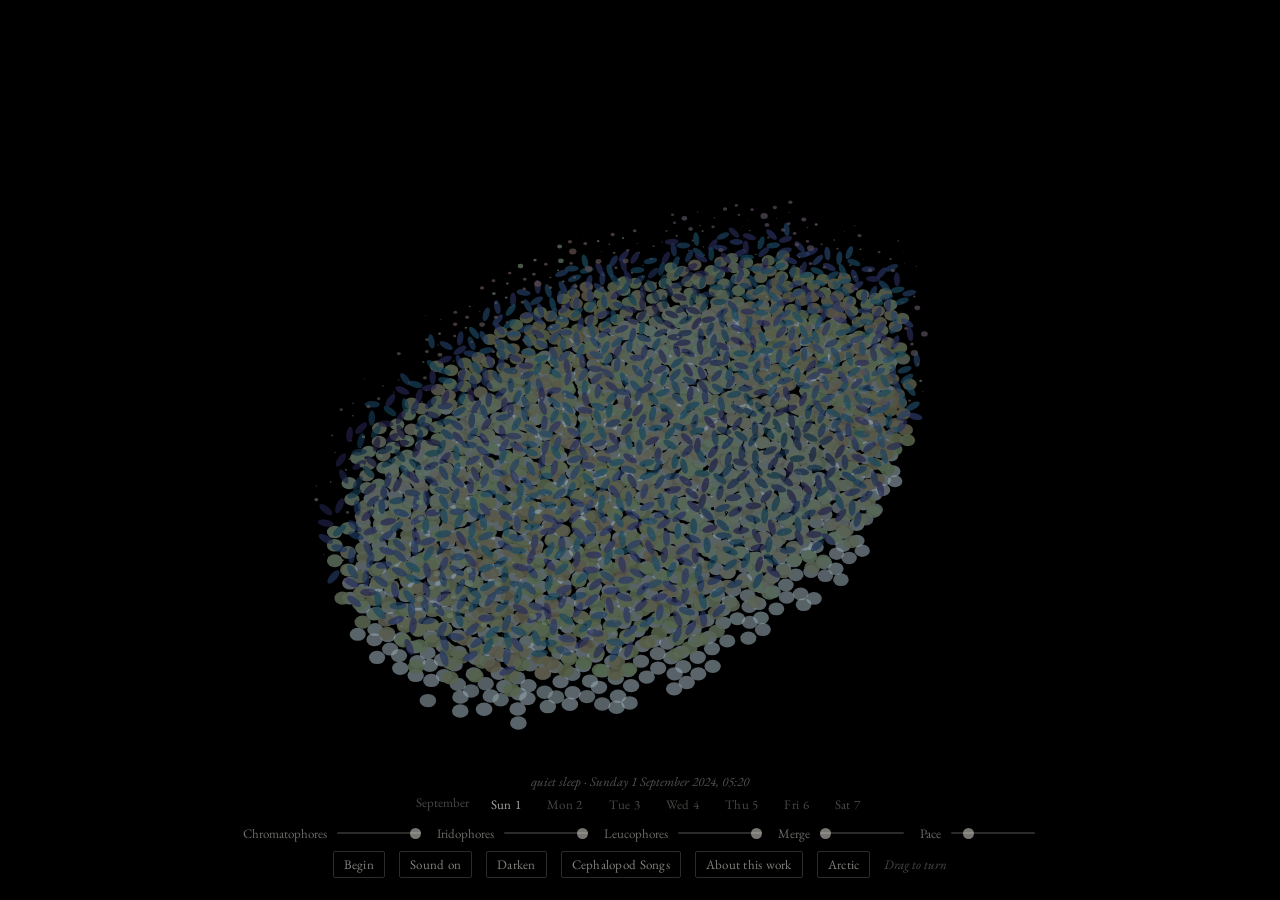
<file: cephalopod-song-reef.html>
<!DOCTYPE html>
<html lang="en">
<head>
<meta charset="utf-8">
<meta name="viewport" content="width=device-width, initial-scale=1, viewport-fit=cover">
<title>Cephalopod Songs: Reef</title>
<link rel="preconnect" href="https://fonts.googleapis.com">
<link href="https://fonts.googleapis.com/css2?family=EB+Garamond:ital,wght@0,400;0,500;1,400&display=swap" rel="stylesheet">
<style>
  :root { --light: #eeebe4; --gilt: #d9b25a; }
  html, body { height: 100%; margin: 0; background: #000; color: var(--light); font-family: "EB Garamond", Garamond, Georgia, serif; overflow: hidden; }
  canvas#stage { position: fixed; inset: 0; width: 100%; height: 100%; display: block; touch-action: none; cursor: grab; }
  canvas#stage:active { cursor: grabbing; }
  #work.dark canvas#stage { cursor: none; }
  .beneath { position: fixed; left: 0; right: 0; bottom: 0; padding: 14px 18px calc(22px + env(safe-area-inset-bottom, 0px)); text-align: center; transition: opacity 1.4s ease; }
  #work.dark .beneath { opacity: 0; pointer-events: none; }
  .row { display: flex; flex-wrap: wrap; justify-content: center; align-items: center; gap: 8px 14px; margin-top: 8px; }
  button { font: inherit; font-size: 13px; letter-spacing: .02em; color: rgba(238,235,228,.55); background: transparent; border: 1px solid rgba(238,235,228,.18); padding: 4px 10px; border-radius: 2px; cursor: pointer; transition: color .3s, border-color .3s; }
  button:hover { color: rgba(238,235,228,.9); border-color: rgba(238,235,228,.45); }
  .link { font: inherit; font-size: 13px; letter-spacing: .02em; color: rgba(238,235,228,.55); background: transparent; border: 1px solid rgba(238,235,228,.18); padding: 4px 10px; border-radius: 2px; text-decoration: none; display: inline-block; transition: color .3s, border-color .3s; }
  .link:hover { color: rgba(238,235,228,.9); border-color: rgba(238,235,228,.45); }
  button:focus-visible, input:focus-visible, a:focus-visible { outline: 2px solid rgba(238,235,228,.5); outline-offset: 3px; }
  label { display: inline-flex; align-items: center; gap: 8px; color: rgba(238,235,228,.45); font-size: 13px; }
  input[type=range] { width: 84px; -webkit-appearance: none; appearance: none; background: transparent; height: 16px; }
  input[type=range]::-webkit-slider-runnable-track { height: 2px; background: rgba(238,235,228,.18); border-radius: 1px; }
  input[type=range]::-moz-range-track { height: 2px; background: rgba(238,235,228,.18); border-radius: 1px; }
  input[type=range]::-webkit-slider-thumb { -webkit-appearance: none; appearance: none; width: 11px; height: 11px; border-radius: 50%; background: rgba(238,235,228,.5); border: none; margin-top: -4.5px; }
  input[type=range]::-moz-range-thumb { width: 11px; height: 11px; border-radius: 50%; background: rgba(238,235,228,.5); border: none; }
  .hint { color: rgba(238,235,228,.3); font-size: 13px; font-style: italic; }
  .state { font-size: 13px; font-style: italic; color: rgba(238,235,228,.35); margin: 0 0 4px; min-height: 1.2em; }
  .months { display: flex; justify-content: center; gap: 4px 18px; margin: 0 0 6px; }
  .months { font-size: 13px; color: rgba(238,235,228,.3); }
  .months button { border: none; padding: 2px 4px; color: rgba(238,235,228,.3); }
  .months button:hover { color: rgba(238,235,228,.7); }
  .months button[aria-current="true"] { color: rgba(238,235,228,.7); }
  .colophon { font-size: 12px; color: rgba(238,235,228,.22); margin: 10px auto 0; max-width: 78em; line-height: 1.4; }
  .colophon a { color: inherit; text-decoration: underline dotted; }
  body.about-open #work { visibility: hidden; }
  @media (max-width: 640px) { input[type=range] { width: 64px; } }
</style>
<!-- Statcounter -->
<script>var sc_project=13358656; var sc_invisible=1; var sc_security="503b06b8";</script>
<script src="https://www.statcounter.com/counter/counter.js" async></script>
<noscript><div class="statcounter"><a title="Web Analytics Made Easy - Statcounter" href="https://statcounter.com/" target="_blank"><img class="statcounter" src="https://c.statcounter.com/13358656/0/503b06b8/1/" alt="Web Analytics Made Easy - Statcounter" referrerPolicy="no-referrer-when-downgrade"></a></div></noscript>
</head>
<body>
<main id="work">
<canvas id="stage" aria-label="A slab of cephalopod skin seen in section and slowly turning: a top layer of coloured sacs opening and closing, a layer of shimmering plates beneath, and a white layer at the base"></canvas>
<div class="beneath" id="beneath">
  <p class="state" id="state"></p>
  <div class="months" id="months" aria-label="Enter the record at midnight on a day of the week">
    <span>September</span><button type="button" data-h="0">Sun 1</button><button type="button" data-h="1440">Mon 2</button><button type="button" data-h="2880">Tue 3</button><button type="button" data-h="4320">Wed 4</button><button type="button" data-h="5760">Thu 5</button><button type="button" data-h="7200">Fri 6</button><button type="button" data-h="8640">Sat 7</button>
  </div>
  <div class="row">
    <label for="chrom">Chromatophores <input id="chrom" type="range" min="0" max="1" step="0.01" value="1"></label>
    <label for="irid">Iridophores <input id="irid" type="range" min="0" max="1" step="0.01" value="1"></label>
    <label for="leuc">Leucophores <input id="leuc" type="range" min="0" max="1" step="0.01" value="1"></label>
    <label for="merge">Merge <input id="merge" type="range" min="0" max="1" step="0.01" value="0"></label>
    <label for="pace">Pace <input id="pace" type="range" min="0.1" max="1" step="0.05" value="0.25"></label>
  </div>
  <div class="row">
    <button id="run" type="button" aria-pressed="false">Begin</button>
    <button id="sound" type="button" aria-pressed="false">Sound on</button>
    <button id="darken" type="button" title="Click or tap the field, or press Escape, to bring the controls back">Darken</button>
    <a class="link" href="cephalopod-song.html">Cephalopod Songs</a>
    <a class="link" href="cephalopod-song.html#about">About this work</a>
    <a class="link" href="cephalopod-song-arctic.html">Arctic</a>
    <span class="hint">Drag to turn</span>
  </div>
</div>
</main>
<script>
(() => {
  // ---------- light as seven bands, red to violet ----------
  const NB = 7, LAM = [650, 610, 580, 550, 500, 470, 430];
  const BAND_RGB = [[1,0,0],[1,.45,0],[1,.92,0],[.1,1,.15],[0,.9,.9],[.05,.3,1],[.55,.1,1]];
  const PIG = {
    yellow: { T: [.8,.86,.88,.78,.55,.4,.35],   R: [.18,.3,.5,.5,.2,.1,.08] },       // a yellow leaning to green; translucent, so over a plate it makes a fern green
    red:    { T: [.9,.68,.4,.22,.22,.3,.28],   R: [.88,.5,.18,.06,.05,.09,.08] },     // a red with orange in it; over white it makes coral, over a plate a warm purple
    madder: { T: [.8,.5,.3,.2,.22,.4,.36],     R: [.72,.3,.12,.06,.06,.2,.17] },      // a dark crimson with brown in it; over a plate an aubergine
  };
  // ---------- the sky: Australian Institute of Marine Science, Davies Reef (Great Barrier Reef), PAR at 1.9 m, ten-minute readings,
  // 1 September 00:00 to 8 September 00:00 2024 (local, UTC+10). One byte per ten minutes: v = 10 ** ((byte - 1) / 254 * 5.5 - 2) micromol photons per square metre per second ----------
  const SKY_B64 = "Y2JjXmFgYF9iX2JiY2JiYmJfAWJiY2NkAQFgYV9iXy1kY2MzY2yDl6Svt73BuM3Rz9jZ2dDe1+Tk5Ofn6unp6ubt7Ozu7u7v7vHv7u/w7u/w7e7s7+3q6eno5+jl4+Hf3tvY1NHOyMS8t6+jlnxsYWFiYV9fY2FdXl1eXl9eX15hYV9eX19iYGBhYWNjYmNfX2FhYmJiZWNbAVtgYWFiZGNhAQFaAQFfAWNpFwFjZQEBZmVfPHKEmaiyucDFys7R09XY293f4OHj5Obo5+jq6urr7Ons7+zv8O7u7vDx7u/t7u7v6u3r7Orq6Obl4uDf3trY1dHOycW/uLCllnRsWAEXAQFbYkVWAUkBAQEBAQFeVwEBAWJfAWNfVQFhYh0BQwEBY2BiY2BiY2NiY2QBKFQBX2JiAQEBAQEBYQEBX2NiY2FhYgFqmqmwusPIzMjQ1Nba29vf4eHi5OTo5ufn6+vr6+zs7e7u7+7u7u/v7+3u7O3t7O3r6+rp5+Tj39/e3NrZ0tDPycS/[base64]/xcrR0tTT1t7e2+Di4uTn4+jp6ujq5unr6+jm6Ovt7e3q5+fl3d/[base64]/vqeajnUrAQEBAWBfYGFiYmJhYmBeYWJhTAFkZGNhYGBhYmNiYWNfYWFhYQEBSFRlV2JjXGBUYmFjYWBlYl9PAQEBXmMBAQEBAQFZAQEBgZeio7C1tLm7vr/Iz9DOzdLU1NLY4efg2eDh6OHh4uTq4ujj5t/Y1dnU3Obm4+Tp4N7k3NnTxcTOz8zM0MPHzcK5s62ki31qYmNjYmRkYWBgY2FgYWNjY2JiYgFfYWNgYWNeAWFOWGBj";
  const SKY = Uint8Array.from(atob(SKY_B64), ch => ch.charCodeAt(0)), SKY_STEP = 10, SKY_SPAN = 5.5, SKY_N = SKY.length * SKY_STEP, SKY_T0 = Date.UTC(2024, 8, 1);
  const skyAt = m => { const x = m / SKY_STEP, i = Math.floor(x) % SKY.length, j = (i + 1) % SKY.length, f = x - Math.floor(x); const dec = b => 10 ** ((b - 1) / 254 * SKY_SPAN - 2);
    const v = Math.exp(Math.log(dec(SKY[i])) * (1 - f) + Math.log(dec(SKY[j])) * f);          // interpolate on the log scale, as the eye does
    return { v, lum: Math.max(0, Math.min(1, (Math.log10(v) + 2) / 5.5)) }; };                 // 0.01 is deep night, 3000 a tropical noon at two metres
  // ---------- the model: a small transformer, trained on this sensor's July and August, asked for the next reading ----------
  // The same architecture as the Cordyceps Septet model, ported from numpy; weights embedded below. It runs here, in the page.
  const MODEL = (() => {
    const meta = {"order": ["Win", "bin", "pos", "Wout", "bout", "Wq0", "Wk0", "Wv0", "Wo0", "g10", "b10", "W10", "c10", "W20", "c20", "g20", "b20", "Wq1", "Wk1", "Wv1", "Wo1", "g11", "b11", "W11", "c11", "W21", "c21", "g21", "b21"], "shapes": {"Win": [3, 24], "bin": [24], "pos": [36, 24], "Wout": [24, 1], "bout": [1], "Wq0": [24, 24], "Wk0": [24, 24], "Wv0": [24, 24], "Wo0": [24, 24], "g10": [24], "b10": [24], "W10": [24, 48], "c10": [48], "W20": [48, 24], "c20": [24], "g20": [24], "b20": [24], "Wq1": [24, 24], "Wk1": [24, 24], "Wv1": [24, 24], "Wo1": [24, 24], "g11": [24], "b11": [24], "W11": [24, 48], "c11": [48], "W21": [48, 24], "c21": [24], "g21": [24], "b21": [24]}, "K": 36, "D": 24, "H": 2, "FF": 48, "L": 2, "b64": "SqtCPhwnSb32b3i9rH1YvnTrCT4W3YO+gLZxPvmMkD1v5zg9UKowvaU7eD5Gc5e+WLaJO3dVar2wXXE+oO6hvcimh7wZOQG+qlnjPe4wYz2hRF2+8yn5PY1OUD5M8v09MdNFPRV9Ur1GoKy7R9g1vSEK/ju8hDY9+P4KvVZjhrzTqTC90jNtvcEVHL1OX6K7kMoLvSfgJrk5+LY99WcvPWBg0jrlOD+9265mvWAmHz2vtvg5xJpWvSKgqDwFxBQ+bHa7PE7oXj3Y8hq8AAcMvRgFzr31JYq918BWvEdRbT0YxmA9bVzqPfCZPz1BmRE97WJ1vd/MAD5amgE9a86EvYzJxbv1B428WC4APiPQDj4LyD0+8tiPvXqL6L2pyc69liyXvHEbtDxw57g8dW2TPFNPODwCsuo8GKWzO4y0TDxgq9S8IFFTvJlmODtoxEc9wTafPGrxLLz62E69Pol8PO9ZVzvG/[base64]/RSb4dD5i9w/kHvjELvT1xrJg9wPXovDTFOb1lKvY9cERIPi4ZIb45W/w9tdMpPiYzqjzDJu29y6SBPXbFartJ93O9Ue3FvTGKJD2CgF09C5Mjvd2MMT00jtC9P37SPYv8QL3mjxS9xJWdvKpCgD32WKQ9pa1UPZtkJT00Jug8tsahPfQZDT0at4c9+vptu2zKZ74lzJw9OUArPoh/Mz3CDgW8H7n0u34hd7wkSou8x2W5vXt9Pr0A6oy9NVBgvLs6er2+LT09piNjvAm8kD2VFIA8/SUhPhm6Ur73DZa8NSnUPX/OLj6eMqQ9gkSbvRNRFr0WQe892LYdvWTURD20i6I8yu8+vWh8FL1Q7Za782AiPh+BmzkhoBQ9NSuhvBB63rzTRqY9mc0jvVL5jj1FOJ27T7ojPjskDT7jpZ49sKQsvl7wgT1VNhY9lk/[base64]/xM92dYrvgAPm734w3c9y2e1PT8YiL1aZik+oYYUvnIK7bzh2Tq8KbNsvis8SD7YNI49CxmMvQqIOz6xgiY9Xb/bPOW0uL37fYo8FUsgvi4qhz3pp7i8hiENPPLM/T3k/lc9gjHFPYcHSz2FJpG9mJC0PV5w2T0FNXg99UZ4PQeRlL1RtY69xy7+vfLkxj1VRkq9eoUCPrORib1jrA69H94DvWL5Yz1l+/i89sdtPEOTKrx7ntg8oXjDvTf+mb1wvg07oR4IvJuAmj1NI8C8N0VbPKNX57ypURy88KluPPlafL1/AI49U3RRPi0CQb5cEdy95CNJvR+4lrwIc1Y+cW85vecHir2AFp06+scEvRVttT1nFhC93nzUPU5hz70bR18+AFHKPehtVT1l9389Ws3cvVteob1P7LG8/mSevakU9jpRTgu9WH7YPYbESTw02ZC953UUPgr1jTzaSVg+5ESZvNCU2DykBOm9QE6Cu8Pwyj34iqO9U6YSvgBQl77kJAS+rRsTvjUU/LwK9fk9yG2UvQFN6jswpaY89ntFvTq8wb30Oli7iCWRPcijAr6t0eQ9hfrgPUHJhr0E8489DIW/vUIuEr1LYBI90gYIvQCcSDzWwnK9Wd9PvdcDRz38Fxm+/bgBPbSMLrwZEgI+k1P2OjMeg76zJ3k8B+qLvEj/WTv90sA8+y2VPeWgib1Q7xw+DumwPZLDOT7EXBm9EZorvtmKxz3462s9+9E1vMKyEb57LVu95nsnPVjLiTz0zkC8jvJwO0Gk7bwuKmu9c9ACvY0SLj43/QC+sdGlOz5XDb3ppak9FLUnvn26wT1k5jW9E1owPqCCB76EG6o84w6IPLu8CD6LBL69u8jwPDjKOL7xfE6+pr96PdeiA72EMbc6caVXPr/yWT5Y0Eo9IeaNvr70S74iQuC9GBSHPZThNL1AMdW96Y5yvcilLj5cRJu7oBo9vX7yIT72vw4+uF6qvSjhBD174Ai97bjRPKhhqT2w3dc9PO51PWOT7zx0Aq49bwyvPUoH0D27+Xo9Vuq3PZ4/BD62lw29kHoUvnctYb1KUBM9iSOXvMvSrzzQ5Aq+73CIPaw5/[base64]/PIcOhr1h1Yu9SooyvXixMbzu79e8t10FPSDrRL3U+kc97A91Pq25qzv/ORG8VxzyvcBuxD0dpou94VN7vZWIJT2vHB+9h6rsPZn7+T2aTia8xBVBu7Y0Ij45Jqs9uvWQPdVy5z1/ddG9vkRjPQZZAj6wpBk+nWnRvA0QfT1sccQ8Xc+YPTJITL2eKqi7atpkvb4FBb5ZQqO8fW68vJG7pL3RaTW+s4mePd60Q76tSza+GjPqvNaC1D09c5I9byGPvUhCgrtgAyu+yCKcPXqyI74p/1g81exDPp5M4Dxz0LY9ujJWvQEBIjx/TR294Qwlvd6fXD4uSCI93qQpvnae1j5cX8E9Lay7PI0kOr7Lioc90xiYvUJ/ib0dn0u9boBEPpTKsD1NvZ89RGaUPEjBXrxyFOO7Mi4vPvGuEz5/7xa9rZfYPAqSn7zQ3Ze61CpWvbPeNz6GH8K9FhbdPH7qjb7dYyG+FrinvFYLujy73y8+4jH3vMfE7z1Vqak9Yj8DPlzvnr3lkeM90p3Lvf+vq7tRoB+9CqX6vMMtrr2G15i82Tb7PXtnvTjyOl++YRHBPc/[base64]/reu5z5+L3bftq8gZQ3PX+Qbj15h7C9ZwUSvSiy0bzdD0I8eISwO2jn/7tRJt89jWTNvSV1D748NoQ+BWgzPsVPEr4JOsY9M3zQPb303T2ugnW9nfeCvb+5Nz3COhu9LjdfvTBBTb0HHr08Q8C0PRpyIj1uV+K8Lzo4vChoz7yxWAQ+yc/fvIXJjT0/5qe7iN8tvX+oib31Sd09B6cFvdY+H77Y5ru9NxghvkxQQ7tAKzq8F7Z+PP0vnT3DqCe+3orQPZjptD2Uk5c7c5YpvhJamz0w27e8P40GPChplL3hhlw9/j1APVZxELkGI2K9FeNePTyVTz6n1mw9PaqaPv3SB75h4sK9XFNHvS923TyPFMK9nMV2vsv3Jr6nV5q8cF6yPXzp8r3Ou4u9coMkvWKNcr1rX728zGoVvO7eX71u9XU8QhlgPV9zIz3zlqo9pX/gvIIrrr21RH47H9mLvYxrkL2oS/O8pqPFPYf7BD4GH548r1kevvIeDj7FrJM+aHNxvpaC+70q3Ts8+6BJvstL9jo/4Sq7RizyPXKTfT1MwFc8w3VpPXI0T7wYFf+9X9LNvSFErj0xJta9/B6RPfQtCb7vzxG+U2lBPXiUCj532AO8iEPivYLAHz1c0JW9K9D1PcB1a75RmxK9uif7uzG2er1iL1I9G3ujvc8nkT3kfvK8rh2Su8rJ6LzM4QM+oZa/PTgzOL6FiPW8DJJhvRubJT3bKWG7HGM8Pl5xTzxn4go+o/6SvTLZmr1mAbE9T+e2vTRW+z0QT9Y9tQLwPbkKg7wXCi+92IoEPSbnZT1w98k9R/UgvRWuEr08uOa9S0IKvafNTT3zPfI95E0PvdG4jjy4H5i9gi1rPeyKbTwrjhg9+joMvaH0GD7Z5v88XFerPOLyq73u96O98uBEPSe0Sz3f4HQ96GuNvMRyij1AHkI+SSW6vchVyb1HAhc9lUztPHpKojyk86e9LbbPPHJNRT3qv588Lsk7PtX5Dz56FbI9ewfyPLf0/Lxpt+S8Khl7PWxlTj2+jbK9UuHBvWKkgb1fKBo9hF/[base64]/e629WJJIPYIKnD1esMc71D7CPZ3OIT3CjHW9ibmbvIC+Ab23KWC+9TAuPizCST70scO+sWu0Paks+LtC+SK+S5QDPp5pLb45I+07Gy+evIzhjj1PeDa9BtPvPCL/ij12MZm9+gHYvEX5Zz32r2G9Pf1aPYKjTT04B/I9gfKHvGFXVL5FvGw9I/OJvAXQv71VO6M9LPuGvohkSj3/oI49KfEpvpJJH719a8K9cpqlPSxGgT56d+89BXQyPfKHiL2I2sO9rfsCPnweUz6hXIy9mF1KPVMs9737WhW+Pza/venUnr37bHo9V6WmPT8ySL0FQ1M9RCSePRuRCz5+PzI+AvOgPcggDz6H05a86gd2vc8vMTyE/QA9efhFvHDTqD1BHF8+OwYwvnxTjb5hPci9hOOyvpteVr2eAw4+bix7PPbUGL7izQK+Un4UPKLAwr3Vq6s+yhZLvgAUSL3ty+M9NteZvh+Igz1LJ/A9p50KPj3Pyb2Z6/I9P20PPdjgyTw0bYc9Z/zdvQFlSL6/WFo9d1LlvT9EhzwTjLI7gfswvrEqVz1AhC++B4uAvkNL2z3pAVA9A6GRPvm9lzxgE6a9HnKjvTO3gDxLLO28D88JPopXcj0PNO89w1yhvCQ9rj1nK/89fWsCvSvMcr2Xl5u9oWsUvfi8eb7V4ys+HKU1PZNbDb3AxD09a/37PehsVr7tSf89ysH1vYtxgD5Av189ac2yvH/V7z4LeXG+XvtNvi/c+bwqz9e9zJjrvUQdWL28Z6e7H1WMPDrcp72O/TA+j1QCPbpNmz14/Be8Z0OQvJCSnL03J3e92YVQvrjhuT7phWy+wleJPh8fzb7MDr48y0uFPZgAsb6WCm0+O5fuPdO8b71Aahy7VIgZviSm57zIYSk+HI7dvEVtA72KtwW9bPgXvPJELjzLGYO8xqCNPUkFVL3AvSK+EQVDveKp/7wG1Z+9+ONwPQQQCr6ETSC9cxgsvu7pBr4tvy89zD3qvC/pyT3Y4Ng9lTYivN0UCj3Y/gq9F7wzOwS09z3FEa48q+IZvRkqdb3rUEe9uKsPvNDvdz1LJMi7PwgBvnwSor2yWAS+2/mcPWJyoTtuLFY+s6tGveWYtj3WFaG9800FvMJrQb6zQXW96UnhvUm/jb212za+OEWWvFZq77xzmZ49AZiGPBEgGbv7kkk8Mm23PAJ0Fj1Jdye+k2A0vpMEEj1EBw4+3Fj5vQZqpj3asZc9wKplvmwGY74QapM9CmbzvSu2aT1Xcxg8bdwGPdo4Ybw9fMQ8SxzNPWoLgz4I5ke9C16VPSY3Xz7Acnw9Z/mlvSCJiLwv9iY9TuuDvfYjzzwAkB+9L/8HO6mZGT0zzZM76YWtPW9zaz0KvxQ9yPelPdFWVj5nzuM9n/[base64]/NUPiLTTT6dpuM95ZfVPTmXu7pwy9K8RMKTvfJnF76/l5I9PjTJPKZdZ74Z3FM+lUQqvREuCD724WS70kJDvszIj71GYWm9jp0WvosP9z3W79q8s9dJPcmyM77v0Nk9p+5RPiuNGj5/IMa9BUX8PVGaGT3tkPK9c0e1PSl1xr2rvU89P4VAvNmxmj5Lyw6+a++pPWTrGLx4HP+9EPdYPiBF9jzhUUU89Zm/vGdxB71AyWu9Ik9dPffjtT2fG7I9LPhivXweir3bMJM9XttcvIhJo70Z10U9w0bIPNKtST28iwW+pJlVPRxxHb2A08o94eoqvRyIiT292Zy8/dSGvWDSgj1euoG9omQUPjNmij3afdq9+59zvYR4Hb0oERg90SD6PS75Qj6N46y89OQvvtKleT0/[base64]/[base64]/lYz5vpHA9JYQHPXmvlrt6gDa+xC+HPu3NLz5c+zS9oPUivTt9+jx0cOs8i/qCPTLyIL1YvdY8CZ8FO0erCr3zFIA+HfZ0vvXR2T1zgYy9wdZbvuK72DwKnDm+P7q0vhHb9b1Trpc9leorPjLFirz6sj4+vPHCvgBgk74/7tI9Yn4QvYxN2D1Eu9o9v2/[base64]/PIS9KD5lQA6+fzUNPVRrLL0bOeu7EUqhPdPppz0uUvO9aQvCvci9wD1LcFq+qCwLPiZxTL2IMgK+E/1vOzGtIz1NGi4+lz3xPKytbb3YQeY9U34/vLvuE71g+zY9cIseOw236b0bDuQ81aEHPC0U4r3ZjFe+fPcsPB7KGT5lBAC9Ca9lvrEDqT3kCQ694ns2vUlJlL4eE4U9p/[base64]/grC94PchvHyv8T2nby68Zg82vnYfhb1znWI+a5bnvTQhS77Ls5A9Q4pePfoNBD0TzUU+fMHXPWluzL0ZLoa9jIksvhNYkD44g5C8g8a8PpRLSj77elq+qqTyPLS1Kj17dzy9X3cvPtCR9D1FS8m9OX08PXJ8XL3Je7O7pxsfPhoTVb0O1/[base64]/cg9wqu+vYOmP76oNzW8xuUrvgj32TzUMVM7tLoDvX0Gdz3bj/u8Yd+fvGqDiT652DO8AJCGvQCYaz1QqSY++OJ6PiehrD6RQdO92p5DPUrP2D0pfNo7ehYrva4mXj6ZzrG9qFCYvKxU6D0bzDu8iSgxPhnjMb75FA8+ppIpPoqEjD2x0yM+KgSMPr6Olb6J2d89HmN0vYN96r1sPxO9/VgjvbPRF7584ns+ZesRPXT8671tsdE9dRG8OzSSUb33EWq8aY7EvQl5XL7LVb49AjKNvOT1jD2pQkc+2YHpvSioYzxhrZO9dn2KPaAZyb0dlh2+CBxYvcbSGj1UaSU9M0d7vNqPAr3SAUM8co6OvVhuCr1dxks9nFJXujCr4jwcWcQ9r7OKPf/prD2HRbG7If/cPPWVCjxVYO09PIQFPpdihj57U5M7V/jZPXZUP7zpdQ68odq7PDuvgb0DVmG+W4PKvKpf9TzOEU296ikhPq5VGj7k5S698mXLPUNZ9z2g0Ce+zCWaPeTsorzzAN49aCJhvskhjb3oLDq8yceBvtbqWr5/ojC9TXWJvRRCoLxeFyu+n3CLPMQUPL6W5EG+PBxGPgkOmT0iAMu8LEkEPsi3uT0PIM69af4Cvtjj9L0pMBY+ZQYOPiBcKz7XGR6+XqO0O49lIbzQ/Ai+ImX+PW/1nj0pAxe+aF4Hu/Pdmb3aMYu99/+6PW+3nDyyXZU9ySJBvmvgS70UKQe9yr/EvAwhjT3l8Hk9Ge3Lvc14Sb7Zd6Y94lc9PtJ7DL5tCE49qTP/vVxk1z0nseA8qkQ1PtkSiD4C/Pa9QBQWviVlYr3AoU49/M6TPYio4Lvz58Y97iWcvb4hDz6HZ+u72UcOvfEMBDzRssk902TBu5tu1DyZTTy6VdwvvlNidjwD6lG7YDcbvmJb/L2Aij4+JInaPV3zP7617Cu+0bfyPIuFj71TiBy8s3YzvLcZjD3dUOU9cl23vRDJ2jvbAiW8itS2vc3tvby0/[base64]/[base64]/gvWBpWb1r+qA9ykmwvfVq4T1tkJK92sowvcrikb0BePk9yXAxvnzWJL3QfR89cza/O5ZZlT1ErIq+//[base64]/uo9t3PTPYydrD4kbaq+71/FPYNXoj0fAlq+u7KmPiqK9jwMSJu9ojb+u56QHb3cjF09w6ojPCRv/zyTCYC5revePaouKr7m4cs8Ov/CvPiku70EMLS9gtcBvVsRSD1fYQK9d2ukvPnl2zy7jiq+CIfXPdx4Fz4/oTG9biOuPOx2nbxXICA9YhdJvINlSj7AVU6801uIPXwIdj3t4KW9hHAevqimUT0gY289gBohvRdYDL1S+qw9Lf93PURPoj0SvSg8STd6vZhR071tpBm+WengvJ/+Jj6Jb+K7VPIjvOgpAb41pkm9ZjQnvPQZlbywXRQ9L/Q7vDKshD1cxOe8rylXvMlK4j17eqq9OJsAuxKkrr1UA2K8yQ4FPcIbwD3SeEY9RfljPWjOUjxHl4o9JkwBPaa1OL2/6pW8QEyHPZD8r71S2xm8MrGOPc911LklDMC9tGAyu/W2CD4z0Xm9pKd7Ox/dRb28R7i8fE2yOrBP/j2xTC+97/Q3vXbaj70uxAW+APPsvSGHjL0ApBI9HelLvIv8Aj7hV4y9pMEQvQ4qkL36U4g8uC+Ju5GTFz2L1pS9F8KrPTP/[base64]/9Oybd3L2HmUM9fmTjvSpbjT2AY4s96Dt6PSPxmT3R8CM+xGRxPWAyT7xU05u98WzAO6/prb3n1ei9PJTivAfVGr4H4fS9dsbjPEkY+bynuFe9SJ+EvO5DHr5WyBc9TfUZvRo8nLxgVyA9XWcbvnPCDj4s8Ri9VY/rvTJGAb2u/jG9zXMBvJnu5TyCBt29Njn7PaAJwDoRaUQ9VhsLPdTeWT3/LkA9epybPZD8gDwSS6m8i+rXvDBCwryVCQK+B59kuLkmf72eobs9rxRsvLmfrTwl0pA9RC3BvHSKJbsVX3k9xGvAvTHYUb1d8re8bD+/PCiuwzw8V+K9+I+Yve+aBT4sq8M9PyFlvc8AEbsLSYk+6QolPkClDb4eyfa80yNEPRdd97uzzLY9PngQPpl6LLumyds8X3BmvE+Zgj3t9Qc+r8ZoPRTVtb163ag9fYchvANg6z21FYy8PwW3PQcEeTrBQUs9XzccPIW+Bj3RCgs+FP6KvZb/Aj3qxiK9kauTPau3471fZOg9+28fvVSZn73M8JI9Rd64Ozbhcz0Df6I9F7e6vV98Bb3jecA62f8IPCt3Gr3JOUG973hTPTNEUj2sLLY9YaVRvGQ1Sr556ig80r1FPYtI/r1ufMA8TJLsuohqCjzw3VS9Np+FO/ZEwjyY7A++biSyPSq9D70iO2s97GhJvTztG74SJ3c9+xn6PTIcGr5Qgli9hLkKPNUmgr1h+XW6jOIOvb5Dv73Bqiw9zx1bvrvMM7winSI+5W9aPVAzvb0kMnQ9LGAwPqAu9j2X/UG9vx6JvScPZrxeFx6+7vizPIXwkL3t3oa9iETNvNpgK73ZfoW9nXcSPnV7YzwTrBg+sk8YO/+StD0yZaW9ITAEPUI2gL1Dt9K8yDvqvNS/G7xCf5K8ye2nPckj+LsgLKs9zvK9urZbL739ZL+9RGWRvZkYxLwvQbc9bRa5vcIwlT3aaCC8qWxxvWvlub3J8CY9/pAevuZyB700WPK8zt4mvPuLUT2+LHO9JJhvOz/htb1n+ns8/VJEPRSLfLxz4R88PCcsvA+wBr3knL+80dvAOuqIH777stG9Ma0WPDAyJr76uoo9PFD3vT8gQLwQ9Ek9vwtzvZTFwz28m/[base64]/OST0APD49H/[base64]/2nr2hvCO+r2uLPewL+buWrJW9Vr6yvRzRer1YeKy9xF7cPZkJKb5VEq+9CqJuvQmf4Dx745o8DXNmPGF/FzwVxlo8s5vovPgy5jvkXNC9jsIlPTIYkjx0x3s9RCUJvVZB1L2bmIG9Sf5ePbPF073xzpY9wM44PVw/8jy4o4+92qiXPeSX/[base64]/[base64]/DzzMOc9mUKduyiQLryw9pY80dxHvdm3VD0w80u9+iDiPEOS2LxAxFS9t5HrvSICHj0eqL28C5TbPfOkkTyOWZ86/oSAvWeZp73AjGQ92mswu9oKQDuvzXk9UXWfPdxg27xRvl8+0dl6PmrnRT17A9y99qGHvX9R6Tsgr3a9V2Z/uonrLL7/3iw95asAPtn/rL2Dvrq8hhIdvWCYTr4OHAu9dyKfvam7wr1kYpu9Bna3vEiuGzqpFaG7bccSvfk8ob0pxmA8RlcfvSzzmz2zmuo9HdNpvQlBCL7JPQE9gzRevUZ2lD0zREA9KlSlvbdYjj20jb49mi/zPJd5Oj1m8oC92JmDvehTlj3SfSa8x4ZcvNSsCzyho9U854+KvC+DpL1m9kS88kMlvfcuXr0nOqu6YncIvU2Q8rzivSE+R7WWPHJ/[base64]/[base64]/zy2Plo9FE2JvH/UtT3VM8w9X0nruzz+uLw7agW8Zc6UPfZMAr3mHSU9mhpUvWv6ljvf6wW+507WveWwVz6XQ9K61ZQ6Pe5Ggb6ZAKW6r7xrvYmIrr0jEDE7Kh2XvWgruT0uDqs95HDZvY9VXj1Ny+47hbmaPWG2yD0EfoC9PaeJvXI4rT3LjK+970yrPI1dhbyBhYY9XPG2PImAHrwp/KW9KhI0PAIc2T0ucs684G5hPYDcJT53Nzk+0qi8PVtkwLuamDc9KxyBO/w4V71JHTI8/[base64]/Pd8wCD2yPRS+tMBlPXN0gz3oTha9sBTYPJLnir2NsGq66XUNPEECBD2BDKg8/[base64]/DwImhm+rbQ8vt/QAT7tx529+3CWPQTZGL5SQJU9u5vpvdfwFL14WoS9SClmPFllgL3MK4u9atfcPPzd2D3w//g819mgPPERsD0kUis+1Syyu3fzk72kIw0+CmbAPWU7dj+b+Xc/0mJjPwc7gD9hkHU/hr6EP8FTfz/tMno/SehgP5QieD/cu2Q/M1d9P1oIej+Jh3A/QeN/P+pwgT9Ag3U/1LN0P2MLYT9RjnE/JKx4P/eSdT+VbXc/[base64]/29bu84vbSstT34TSg+YtKPPbr6hb0figQ9SNNJPWdiLT4VIby9EKzrvQCybrwPScK9bmoHPY9NqjxirIy9to5UvdcFHT037Jg9jV3dvBTuLr09qF49qEkSPupiGr7+ABy9EOcLPT2icLuUn889gZVpvNicCz29A/[base64]/aC81LaUPUN2tjwOFDK8rIQQvE9Wjj3FmPS9tL4ZvcO6FL4JvuC99bACPbNrDj7UBIy8TwEsvc4I2b2Zxxy+kRUavckgJT0eIS6+fSR0vVUZfb7dLuC9d3gaOzCD2TxUPhC+Si7OvYyd9739UwG+YlGqvfkYFr7qwTI95kIGOr2Vob3jO5G8Z/qmPPUgyT2kpbM9/iRRvZm1qT1rWhy9OYVSO5ch27ucT9i9z5EQPhh4Rj6XO4s9Q7hAPf94Kz310Cg+oDQ8viJt/[base64]/yq8+gG7veAsE73+zey9IvEyPhdQBz0djqA9d3L6PM7zLr2rXqI8UC1HvmlRt7t7oqm9l3o1vdlpML5nGXC+Sbn/PBQXLL5aQUa9PSEyvlSi+joRto09TRJ1PIZ3oj0jCrU95q8CvVoxu72Hmgc+7oxjvWv0A75/IMe9XxlMPM0V8z3LuT88WIuMvksySDwbiQw+D/o0PUfARr0nQyW+LbBvvXv/273Z0Ly9fMImPLdflr6Tfzq+vfXQPY3KQr2RhrQ87vItvcs4nT3tLyq+VVbtvat5Mj7csbM9H6UwOrhgsT2iAUA9G7jLvZUGvruvDcw9dCExPaNhlL3T1D0+J7S/vIUIxz0zrDk+1/ydPFZ63b2l7QM9lRqkPZ9k6b0H72U9nwU4PXep7b0ELjS9M72TvDH+wb2M+HY8xHGgvVk8rDqqxtm9mLrOPVEJeT3O4Aq+rQ6TPVpLnz0SioS9rsgXvZv04L12MIY5mirGPdzu3j1a2Ts+3O2YvNFPLD3jaUk84Leiux3vW75CfFc9Y95xvFzA1by3k/69FgaIvHB1FL3wPeO9WTpRPh69Uby6suS8Q14FPvHytLwa1GC9rOkvvaOKBT6o4A0+4vzmPLBW3byyglK9+4mVPLk/Q7luYOm9NVKQPagkOb1yqkQ8ntfaOTxVHz1vZ8m9g2uMvZzpu72jNmc7mOjJul69FL13v0a9JbZpPdWqpDzAjQE9hRGIPOMHhr1571u9E32uPfjLJD5Py187+9ZRvbUSwD1J+xG+PO53vIrCXz3/QEq9gX8EPm2fAL68+xS9rlr6PJTB6jwrIyi8rPWdvGnCr73JmZw9AsaEvTL/[base64]/o169ohMsvVVWJT77eB09h09VPVyxCD3BGtg9AO0evuoy17xkRJO7hXgcvWnP7b25tW69HH9BPZI4Zj2urzC8BgqhO52bWD1T/Fu+vkKEPfZu6r0Bu1o9X2sSPdT/hD1w6zG9zRo1PRREwD0NVNI95V7avW1sZ73I+5s8ZKBiu4J7QD3/BtE8qoViPJmBRbxiLGQ9PZOYvc9TLD1tZdO8pSfuPZJ/tT3wZca89Mt/PBRrv71WRAi8SfDrPc35Gr1kzQE9o0XlPb/vJby+JZk9cX6DvcMZ1Tykqf29aeZ7vcgHNL3EmyQ74QxNvSyYozw3QhS+/yRwvfKrmL1tYx0+EvyivUneyryzzqU9A38ZvlmpLT1Nmoa6/[base64]/ADr5YqOE9SzBFvfaMJr3GGwq9dckgPccoiL1aDTC8L6NUO2Z9Hr5bY4U8Nr8RPWB1j73aH6K9H2ABveIaHj6lY+k9N/sLPofcsr1GzwI9I74bvSVNiz25Fa683ILjvb652T1DphK+EmJFPi+xTD5vzhW9hSVQPSMrDj12DtM840IXPR5st70XvZC9lRWMPTLDYj2oOxO9qiGyvSRrND337N68cCCRPZC4tT1rasU8XcrvPI0eaDnMkFE9uve1vHY3pb0fnB894RIhvP5/zTthO648iTdNvjAggj6TCgo+7C6vvI3X1j0XU4880bD8PH/nlz0gwB89oh6FveXfVTzvJ9U8zidKvnA5TD7qEWU95jCCvVPZeD0F1Sk9NEfsu9Os1jp8IiG+DMQGvIvp1z0c+o08f4LNu2Fq9Lvy0V09kIa3vQLYCTw8Os07/D0+us7enT0wj4k8QgyxvX1Gfr1p1Su9LxscvbkaJbtN0iU+d6HjPezLKL3cpkg9AHxkPhd8Lr7jBYM8bO1FPrgUsTyZ3Km9SuEYPupoND7QOA095OKxPXoB771eCTc88cSHPcg/573hHji9mLSnPVu6kT39f5e9u5mbvGSoNT2vArS9ZN1svbNsETw/Zaw9AtKCvHYvsD2f7R8+xxV/PFEUlL2inyu+DtSkPb3M4L1wb9+8DelEPcYos73lRIw9UMZYvCh4VD4we6i9y20zPUMvV7xGVHI9aQ58vaV2zTwfhga9gGDTPG0vGr6UqSS7RbrGPJRbnT3/KRK9IBztvKSzgLx+faG8crf2PEG+NT0HwGM9Y+35PAYRozv/OIo9x3wAPfHwGz7jRz09z5GjPcp3IL0Dpo89ZMEFPXjYeT3IqwW9U138PZrvH77/70Q9WBx9Pe+RPz36JbY9wq8JPmmtr715oEM+EbwFPFCIyz0za/88kjWEvdRloL2YnY49pUeZPUFD+jxuTbu8COoDvTz2ob1S1w+8Lf0EPi1CMjxGZAk+Vx6NvQ3lDj5ilwK8+yJfu/[base64]/kT7fnik9ZIgIvtsWl72opEU+P130vQonNT4FfS690EwfvWYZIr1hfLu9T8CzvfQr97y3tPw9M2whPeC5p71G/TY8+Rx8vWUPlLmCvge+d01fvTPHuz2egzG+nv9CPdx85LzblpQ9Wk9EvWJg/7zx+xm8QkrGPTVLnT1H70u9OVbrPYYEzT2BPjA9uBvMPLj+B75tKR0+LMAkvn5mBb0r+389VFtsvuw54b30gYY9DCpYvf+8NT1sUO69LQ86voRVDL02kMK9DXa5vBHgCL6DVkS83p3/vbz3xr0YHzE+eFjYO7mysbxsEjo+a276PBzc4D1Q0nY8DOV1PFBU+rw0pAg+169HPTkipLtWdEI+A2VOvudd7L1mIjk9lxWnveP8R70Skqg9+IcLPDE/yzxmC0O9tRaxvBTbML1VoeC9OGNgvdKvKD34IUq+A52AvTxcmr30wUA9XOsvvT/YZjxmvCI9bxAJvmr//Ds2Vha9FVPPu7Wd0bxKJ9A8bqUVPl5HCr0U7Ds+bDAOvSViyr3BwL89fKmFvGKZ1jp4Zk89qoLePe/1BL7YJKi9Tl2WOjxgQD7mXpy9ce9PPVpmFD0E2K09LlFHPnxXEb47cMu9UQVBvk6dN73nmSw9V8Wtvf5swj1Vki09k0YxvY/IMT5nCy29CqyavVdr4z1BMcw9G7VpPe+yYr0IJlE9J8EqPJedVz1V2Xo6Zp1xvrPOYj31dTa7yXMkPe+gQ72nMUC+ifADvUD4yD0EkDQ97hANvRuuJT1QJ1+9QmQivmA07Drg5A0+YOMGPqHO8LyrXaM9kJ4zvj/o1r0984M9Q8p/[base64]/RO80lBaPUyTnD2wONQ9Qau2vFYQuT0LmNe9kbnKPbXfhb393LG9QwyWvJRaCb5TYYy9CyBkPLzc8zxEZZe8KsnVPZl7Dr6U7Cg8XfnrPS+nvz1+Qju8swpRPvQanzy+lqq9cgFOPTuY8b0Nhtg9p+uIvTUUkDzk5p091CN/u77uTb5BzQy+lYxAvPAh0jpQ5Pk88FGjvDHhjL3eL828svxUvUnrfbs2gha+WBMmPSyTBr7ASyA+FjEAvS0S2z1ZilW9RF23PDt7lLwgraS9v9CsvJeNlb1pT+Q8zswHvNa/pj1XMUY96GKFvPhiuDwKeJM9/AkKPdq7az25PfA9NtFNvf1C9j0hW4m9VdM6vcue6DwfJ2s+hnMJvbMbwL0wHD+8p58Uu2Y2Kj73vBQ9+hODvTFyLT7AVrE9HFjrvWPFbj6ewzI9G+OcPYLFD73ofAI+ukpBPZKZWzwdg6m9T+/VvBig371g3mI7k4dKPdNw7Lx/xTO9Fa+2vE0HBb0M/9w7zTQdvEt0Qb3Uxvg642TRvHLlizxwMsu8x/+LO0ycL70OOQW6Dqwcux34ILy+lIm8N+SwvJL8Tb2aGjK8u4GLuj2GkLvasOe8sdrNu6WOTDyYOqq8/Wv4vBWRXbyf1+A7w5WOu3vmPbx40488lA0ZvXAzML3HXY88Qkgdu40GTLyI3qq98NmhvYq/87zDsT+7uvH/u+yFmrwTeBu9Iq3BvA45+LyzbCW86YU/PE3Qjb72Dbe8Lt0dvjgIVz3WIgM9mTewvfvvkjspIk49DdEDPWPFHT7L7Rw8ij7Vvf0IgjxOZl87Wqqcuj0YZ7zV97Q9lWgfPqUr0T3wQm+9RiDWvJqkLj0bCec8nrgpPqTP7zy79wa+ZizQvbk25zykFxg+Y8ZSvV/U3Lyuxn69JFO/vcER+T1F0Ss9itp7vQGbYb5SFyK8cyWUvfJWF73irsQ7Vi+dO+Msvr3grYs9aVTOPbvEsbx9a5c8HlZwvK0IqT3iRWK8ScgQvusT0jxEAQ4+FckBPoW8jz1fgaQ9Oo05vUoVYj00GWI9pj6SvMvSAj27AvK8uy2PvRD/kz3S4no7Vk3GPZ00ur3jHWa9EuRovU9gt7syImo9wO+EvWfVWDtOoJm9NCmPPX98DD4KfAA+/[base64]/cxuvCgBkz1OL6+9VLJ6vT5AaT1UKom9Qdhqu4m0Oj2z5iC+mIxiPceMdTt7kxY+5aBIPjozAr6bEo0736wOvdTlhbzupLm9/UymvZHUHL7O4WS9SnxGvLp3Zzz4404+tlLqPTSNxb3vX8Y7duYGPqxAiD1uhyw97LBsvbQSsDxB6y2+W3sCPpK/jD0Dp0I9oW8HvXha5b1J4hc9As9lPe9PBj6h6kS9grEMvikQWj3FDa49EDILvRjMmzwi8gA+p5kCvQ/HZj0I+4E97nq5PYaZMTtQbYY9EmxWvHBV3b1wJaY8o6myPNGYNDxxgC+9qXL8OzhB0L06yws+yb9evRFKmb3AHdS8m2cQvtqB8Lvvk6Q8EfKNPYEtgzytzzk92EkyPi/7SzvzriA9fpWBvRBJKT33E4e8FOcfvqhvW7zCRyk9W94EPv80Az1tEi8+/[base64]/NXPWs177y1l6s9XljKPTV/G7wTznI9gY/GOxFnET1t5vs8AxGHPJjMTjsXZlA9kNXPPIjLRj5bG5u9dh4gPgAZEz3r7zw9J8x3vShh87zlPCQ9EBcFPfOH6r0Raky8swOwPFmh5LzjVcY9d+XtPS+9i71N5Su9EjtUvVtoRj2DP249k2fyPIWB2bpqPj293LHWPSJP5T0vhDw9ZmDBvT+tpz24BzI85VW+vXG/+z24fiE94ZrfvS+Q3zzqsrU8SScFvQPZqj3/fcs9BAYHvdbUNT4FN4E9/[base64]/BPRaTVL01Ol4+21j+u9MaJj1UT/M9GxKWPF0ULr0hD5m86JbhPA0cKD38VVu+7X0kPlfrS71dWjq9mEkwPRLFBL3RNL08FW9nvWB1jrxcoq29EWo0PZJUgz2LeLS8F9Ipvso0wL2sp949GHYzPTvwHL1YbtQ7VJ/avA+nvj0AjtM9jwjOOzw1M75EP528wza5vARLgDtkpKK9b4y7PQNAzT0kkC+9pdHRvRwXwr2KRDi9egcNPuYhCj7+pg09M8t4Pe6UBz4raeq9zpCKOvldCD5LHTa9WypIvcGH/DyP0k09MhSNPUGkjb2K+2M9QRnVPFje8rvmk7k7zCWMvZWZ5Lztl+U9QmEQvUqvxLsrrce95/MNvUSrBT2vDd48TioAPrV/pzw+xYi8Y6A0PM6MLTt63A08RnWFPDi7RT3H9ME9ogNDvZhe0b2apV89rdDzPbb+x7wjNTk9lkJUvWAaQDzOX9q8jqgBvTftL73gFka8I+sJvfKvAT19HG08cQ2hPeLdmDmYSW+9wlDGuwdMtL3gNpg92jO/Pe90pr0sV/[base64]/[base64]/I87eKqvchTPT4g0Ja9919vvHDhQT6dtCm8JE6JvrMKqb3FZ+695f3SOzkCtD1R6ze8pnouvPnAxzzz6eM9eEggvfHPb70/a2882W+JvO9bWDzpyeS8PDzFvFR8B700iY+96t0yvP6tJj0Q4Xs9RKzsOxfW/L1BK6c99k1dPpi94bwSR629v13hPJ1ivj3IbDa98LKAPe+DdjxWJtY9x8UhPTSUkDzuoQW+2ukqvawy+jwOwzc+m+2aPS+G0zyG0Lq9dW2GvMjPKL4DZPa9u6m7vbsUjL3YphK9m2gjvoho0jsoucu9q2hRPfJ5Ib22BDm8tN/EO6TLV71A1Es9mMBcvRl+Jj3MN/+8+yUJvLdicb2/Oec9ia6OPflgaD7pPfy9jzENPhi7KD2wgXA9/HZOvBSXzbylcxa9WMSvPZeLLDsmyqE9zO9IPVpEJD7cvI88omvPPamWsLud7f681QpwPUwpYbz/MnI81yxyvP0gJL2WoN49wZuKvURkaj2Xfzu+DmajPTXUwz3j3s09yAzuvNro8r35i1q9uAYuPhxHVDx1Rl87Zc2UvGlogD2MyY69Y/[base64]/BDT6L3mC5BXQEvsMf9Lx5Hd88aIYGPEVWurwOiqG9t08mvQQCwj1kRh89ZY3LvKXlLD0rete8uYVHvo22NT5A6kQ+/u/lPXMiab5RyL89eNJ6PiQjJL0GiyK9tlzSvHdkXT2EkgW9JJNWvtkt0b253pK9oQ0wPoEI0b3jFHg+3E5TPv6KQr0D1EQ9dQQLvQO2uT1WWm292h7/u995oT25RXA9f4VwvRsN0Dvtlzk+0l3ju4zWWz6qPUq9/mFPvQO3vjwy59k9aNqTvb+CJL339Ag+yosHujxLsT2ieD0+9Gwbvn29DbxCo2C+Fv8+vhgJkrxrops93WJUvRb31j1sJHE8kcoZPfRu1zsFQdc9/[base64]/XcUviHAhD2arrs8ejHePE5e5z0xoyI82xvHvJp+Tjs++J492Kj4vWoNiLx6JyY+e9c8PDAZNb0cwxY+E74DPBQeoz1U3ru8jkKAPaiIGTxHybM8L1qBPbTqxb0vzoG9I6T8PEDWjT3+UpC8dumcPRK3lT1/AQO+a7mCvPAuCT0z/bm8DppdvAy1wj2TOcS83fG0PbRhDT6euDG9tLw1vpPxk71rmfc96wEWPmsZ5TyKRWW7Obp7PUrGQb3M3HW8tm3EvU04VD1AR/Q8CqJ7PYQGxb2dCBY+HYGOPX/2VTv5eLG7ufXzvZmAF7uBIjw7B7f9PQ7z37vadTy72HdKvD1I1bufxT+9+M+BPcvfpb1LtRu90RcTvoyrHTyEKzy8wYCgveiIEL3X/7k9rNSJu2ICC74i7wU+9jblPa/sGbxGKGi8LaSbvQshpbu+tO67Aa/[base64]/CTz9hve8vnDNPPiVJL2Wize9vvkFvjCyVj4rEJG9j3ISPRNnxT3X7RO+FjZUvbZCrj1Wtdy7WZWwPWAmAb3JBSc9eUoOPhnOmL0CSR2+qoudPaYUHT5k+vO8PvqCvYNcK72AU1c9Eic8PZm1dD0QVnm9tC4aPP+4kLoqMdg97kasvUW/[base64]/gNO9GOvTySaYc8kkYSvPs7IzyQECU8KYxoOwwbYzwWIuY8fEBaPGaAsry7rTu8tfgCPCM++DzOk2S8RY9kO26eKTyKSl48tFoLu+r5aLyLKlS8/cXqPGBPSTkiPHA8LhjWPKiRdj87lnY/hdN+P5e4gz/rIXE/yF6GP1lFhT9faXU/nm5vP5bhbT89DXo/T1aSP4fhZz9BJnE/SiuBP4rYcj+YGG8/JtZxP6Bbej9lYXs/VZmBP8A1fT/erYA/2E1vP0znKzxWxle9n0q+PDIX97tF8t08lZmuPKNyHju+QBO92btNvYDrlTwnah+8mfIrvICFmrsMTKS7xIjIO2tK/DxQ1Ue9+gLUuxUOy7vaxTw7awOZvLfdiTvf1jc8wjkru/gtEr0o0Iw84r4iPZQRMz0HJ7m95anXvLzr5z0OJm6+0yXAPVPD871WbwI+SOjTvAnW9jxlVx682gQSvi+/[base64]/[base64]/zxS+Bx+4vdYwNT4XSje9YJe/PZRLFL4hIoK+0Ar2PV61iD20dw0+8Q3UOpmB4r2MFfi8kiu3vTI1nT3uUSc+PTzTPPOa2zwQDwA+q/dMPgmQyL3c4jk9jKbxPBH2Mr7buNA9ASHYPVIGI7z4kys9Lo9MO6QuTz3Uq407A3sFvuggUbwk2dI8uzWfPbHJSD4UDXO9Z0OCu2QeOb7jNSM8qf/xvYcSrb1uhGe91m+pPbs0yLxvkoy9rCGoPcbXWjwPPxY89XUaO+kdjrzIR1w9+AyJPV5ICj5NLXc+Ee9FvuLqZrwcmHI9YdbbvCTxFT6m3jW9Mjy/vVcReLkGwT++CRXvvMeld70nEgg9eqwKvgwyYD6SRZo8COiOPPgcsDw1jgo+AjaWOy9LDr3fdjo94UPuvV3wqbpAu6e9MysqPiKVsj2QCp+9z9Yzvf/T1T0UlCM8FB/VvS5wkr75L+29J7c1vgtI1DzaSPm82SlJPC5S67uZUyu+nYSyvY0ny73YA2M9rTJ2PJeVmTv8HBm+/[base64]/r2KBIC9Vw4MPlpN5jw5SU2+1ZgyvbQXF769l468k8ZQPI7WO7zBqPM9SYicPRt6z71vxyi+GYJNPeR92TwV8ka+1ft+vYZKaL5NQ+U9/vcmvkKG2j0aU0S+biKxu2vJ/7yfXTm+an57vlesrjzMUP+9vjSqvTqk872LkmW+RzSlPaWHDD6erm4+SlkQPn8ihz2y0jk9044rPu9jMj1N8+k9eyu5OzfByryvyr69I28fPvww4b1U1Ze9IGolPSpCS7vFG0w9EnpZvUG7Qr3fR069Tz18O8LW7rvzOJ69iflQvAa3NzzKsSu9HqZXPi9V5L16IHG9/atMvY0Dcj5sqhW+r8yYvGK4Fj7hKoO9qJwCPR0iCL5Cfu09gsw4PQOdRr2xhsW8eM1hvgEsmr0cDA4++CN8vpHjFL2oBfw8Eig+PUoOnT1EQFs9vJ/OPDVdFD6v9LM8gX3RPTvqyz25jTk+fKFFvcqumj1vVx294JW0PfZOlb5MMwI+tC9IvcvCGj4WGEY+MistviV9Qb70cNY72W8LPfzesj3Yq5q8X4KCvdruI737Rby9F4zwvV/3GL7zaxa+V3JTvXc8LL5d5/A9BWXoPI99R72DOVg9FmcVPUxngr0u5A49q+tePMLa8z1gkSc9owrDPc8Tcbw7hAy+tTLTPSIPJj71hIG8HgowPgKcVL7E4529XOhPvgQbe77G13W+hF+UvAhoyj0Lo0U8VBR2Pk2bdr2i9ti9S5B4vbXhGz2r1EU9L/SOvaEJq7yewJw8wj1TPhCAob1Ah4489L5mPZqobj7OX4u9zGyBPZ2FWb7U0ou89jAivXO66b1zo7i8b8i/vYcVPb2MIHo9hx/8u9TtiT43FsY9F7ACvixJa77lNRw+qLLBPZNwrT3bJ+Y92pecPTVhhrwPxq09RqVpvO6m3jzJunQ9JI8WPl/FjL2Clvw7LyglveBSIL0K6ki9MhOcvNmEpD3LwG89ye+Qu78erD1WIyg+G2qYvAmV672ZoZ09X8zaO2YcHL3iUse7rFE9Pdnxdbwostc99xgfvSW3ur3z7BQ+5jmKu4uI5L1l0Q49ey/[base64]/[base64]/PAOQgD0iKas9YENtPVX8qD4LkL49JEH5vfEufL6zQGi9jsh4vliTDr7CBjK+kP4BvplF7z1uJig9O3Esuy/C3Dvhv7I9jWmOPdGMjju30QA+2k18PdKsEj5d6ZC9wyeNPYNAhL1ibH89CAfGPfrP/LxnyZs9JtozvXueB74AQok9+ieTvWLgJb4BPgQ9yHykPAx1zz2piIO9ZuevPZW3Zb3pmLC9A+2QPU/6t7wwBMq9frbOvaf5mD0hEgO9HZY6PmMlYz0A/dE8gO5Bvhciy71Ppdg9CbwiPiwRZz7a5U8+qxAvPv9pAT68Bhi9PMrfPCrQgz3zTiO9mRA2vivXED7D+zU+S5quvbssGD4MOu09dSQ/PtmedL6AYk++2dYsPgeWBj4RZG69vQ2/vX9uCL46n+W8k08jvgAZtzyGx1+9pkH1PW7shj4eSVw+F+nAO1arIbuplF691lGWOulBxjn9LmK96QwvvUidgj1FF/A8ItgbPtLOpTwOhRe+tlsPPAsnHru8pQ48cvNivhIb0bwTVNM9znMxPrwn5jxvYbi9byJuPuN9Hz5Xmco99iDHPSalNz2098Q97pbJvTq+FT4IUi89LmLGPE0wFL5aQZc9zB8Hvubrxz07v3o9c/WKvUOOtjx3fwG+pmAavR+bDj57aEa97meoPbC/PL16YCA7howJvl8tb71ocnW9b06lve8uu7s5pJO8x65dvYigPjyE+WM+GK0Uvny/M72aXDG84iN0PRuJEr2eUlU9ZXRIPg0tEb5Be0I+68K5PVRnBL6ygck9CnQSvAbnxr2hTxw8YWOnPftREbyd7FG95PM3vTt6SD78PLu9yRXovd/yRT7uE1A8bRFKvrYAAj6iW6+94kMbPbGmgL7YpYe9c8coPO2CFb7Po4M7J675PVMiRj0ds+69BAJTvTE/Cr48Ru499B9tPXsUkL1WzRw+kIcLvjuFCb5MrgO+NTsnPethIr515gw8yywjveVXYj3azJO+MshevoB1+j3bQhU+QlVLvoLx6jz4cO+9pTH7vKvwvL3WcdC9bujMOzonhj3SVGS98InSPbever1TIZ29jy/zPewaqD1lIx49hXNsuze69D1qqZM9Xp2pPX/OiL7Ij689OAlGvLUvwD2qdZ+9onb1PGGoTL3fSou8tVwyvW8qjryhpIa9OzzRPP9EurzlTO29IH/FvU/iuT19j7i9FlrxPd3Msr3eliO+FAs6vClsjr0HQrY9iGzgPeKF8D1w/mu+jjbzPV68wTrfSk69XP6fvpwhmT1J0Yi8K2vRPevIcj0vbvG8IrIzvtmsoD02+zu9n/3qvF7EGD4XnyY+/DPaOumpiD2ya3a9ij0qPsbebD2b64g96FmJvQmiO755ZMm89sMTPhR0pj2i7Io+lPVQuor5lT6dk4k77GutvBlpeL1++X69B2c1vdvhhj0Z17498e/TvSywHD7fLEU9z2BhPWxR+r3heJI7/[base64]/[base64]/7L3NxwU9o4EfO0i3ATx5VKo9dABkPdYlGrzxLu67NxosPIOyNr1z+uw8I1dLPvhs+DzI25g8fnuZvZRri71/UZq7Mp/2u34ryz3cBcM9qAg9PStrwbz/gAS+WIejPNHSzz2p3em8OfwYPdZczjs2Bhc+OTs2PUW5pDy+n589Tjx2vqgiMD5Mf/o9kVmSPk8NmT0IGTA+hkXevAkjiL6Ae4k8ryWZvAL8qry/bZI9eLKCPeks1bwPS7C9N9thvfu4LbwECKo8BInpveeAtroZRqs9s4WrvewLDj6wtQm+HdC+PbXVTL6ZFpS8b+5APMmDJD1RCow7A9wTPkgDHr3yKZA9wwlpvj6MgL0EQf29Afu+vcDvMb01JTu9MeZ5PYBTDL07EpS9xvGfO2R85r09WnK8ZpKCPZ/Kzz27Oh++trx8PbrAvr2/vCY94sMvvnSnMT2oyIG+d3RyPRpWDz717Am+dodyvDClQrzOJWK9fL87vmxesr18ytW9QL8IvRwQDT4txzm9WcD/O0N+mr08AD4+5qO7PZJu4z0ykQg8GnuavuyXTT06YkW+VALgPFb0zLyPKsk8jtx9PSuNortzphE+SqznPWFeij2ze+e6mkP/PcvqKjyIvwU9onqFPSQ2cj0bKLy7lIluu3uKIjw7iqy8VeNJvT/RDr3lyMu8FFoTvvQPW72jvB08ZtPEvZWtKT68bJ48aZYCO3rHEb5V/xY8Rw0YPT6eaL0Sv7m9PuZZvF7XgD1X1aC9GiisvYdHELznDc88prIBvXggAb4QkkQ9buIPvQlJRz2JUEq8e+KZvezAyDpi6hE+Kq/hvcNWPLwNzVQ9yw0OvBX4PT29ZIs7LA6BvQA4/zyD6VI8yC2ovCnBET41b3+9MqoTvkGbljpcgze8dfpjvSeOOr6dQO+8hL89PfUyDL1QRYq9UgEePUY10zxRBQA+WZX/vOctcL3b3wS927bfvSrzsr1GWNk8mnwSvp1Mmr1q/0E9QE/qvHAum710EAi7mMW3vMs89T22eW+9hYDivcY+s73R0DO+J5vPPTZy5rwDXH49v7vgvTjKszlXXry8E8l6vbzvHL792Ay832yePZoiEb2vFIC9nyKFuiQu/b1TCUo9EuD2POy4pb3AWf68bx3CvaFnpz1/L1g9UKOZve2EXjxuYUK9lEdLvE1doD19eKw8z/0Gu+W42T2RlQa+szpVPa5IrbsJtWU9zw80vTz+L7wqPli7nX6JveOGz7yO74W7gfBIPQosCr1xUlk+8P/[base64]/lJvOh9HbxuanM9uas5PaH7R7un7bG9j2r1vQTSQD2y0NE7OUN/vOA5MD1K7VK9cjhlPvbCLT5X3QC9HlCFvHD2njwZyYW8XOzRPELGGT2hKao8pDcGPoNOgLyfC2E9Q79KvZcLBD375JG92GLNPSd5hT7gUi28whXCvQOZiLveMMa9NwrgvYwoorxPzgY9KOvUPCGS5bwSy8I96ajUO5qZ67yOqgQ9v0sevhQN6TwQ5Jg9i4d/PWwmMb18wRS+nnXTPM69xDw4kLM9Iiy1vdVNIzz7lxa9+XocPWQTlT1oZDW+r7+qvXcxfb116CM8nHpzvR/Dj7tzKIW9uobtPI3Rmr1nTMe9AOw2PfO/Wz12bJc9AeWgvVMN7r36U6G9xarkOxqBB74r0bY9SIOjPEnqsD3Chrw8YzyqPbilvzxToPc5nQomPLgHCT4UQ9A7Qj4LPJbJn70HEHy9mQ21vSFmCz6u/7y8RY7QvV+zM72hmok97spXvVfmajxo9JM82HqtO7YGOT3neTy+KB4CvViolb3eM909tMwgPlTtv72e2Oe9S4QgvhOfFb7IvKs9d3/AvISa1z0y8ls9zwtru2J43r2uWFy+oSOivSH7sr0FWlc8STHEvMol3D1uALa9Ie0xPcfEDLv2u0a96Sx3Pc8p0jzUqx09OEKJve0yrr2m21Q9tDyRvUkAYLxOVSA98/ivvMiNjL1FsPg9isOPPRZse71+X4E8VgCLPYbAtzs6EaQ9BvMSvgVxxzzUh7K9ywG9vEHuATyb1ni9dMm+vH3u6b0WrXq9Vfa3Pcag57pAkQa95BJ5O6WjODzeGlI9mBEoPD7cB77LCZg9BFu/vcEnzD3JF9c8bm5gvTp6Lrx64l+9SOQlPTY0qjx8/em9ADBnPHoT/rySQ908uHcMPawmlD3xdzG+RwD3PFFXwb1X1Bg+M+kePqarCDooCZ091XHCPCps8r29IT09pw5gPT1ucTs/YI+9XRmFPaSchD7GZ6m91IvHOwpA0r0RIIq96f6nves2W70QzeG9qMg0PjP8JrybKRE9uB+/O+JAA77EOz6+6YKDPB3aITzSkxW+6KpVu2MNhT0/[base64]/v7yOcoO6wr8OOhph873rZ0o7lqTyPL0Umz06vLI8ibwrPs8xkb0c3QK+07QjPR2vfT07t6+8bXdfvPWJDD4RjRM9T1rzvLgulT0IbRm9W+8wvSTFCr6Ms5K9mKrpvZaUNr1/+Rc8NZTxvUaCMr7beZQ8/FQSPYb2n7s5fai9K7D9PGMiqb3l5Ma91JkSu4swDT6magc9C8X8vWNwk7uvp6880m6GvcRYuz2/[base64]/5TwEv7G7umj0vNgplD1Egdq95V6sPc1uwrwt5i27AFhdve3lEzyz2R6+3h2/u9ixtb3iJDa+Yfr2PDmu9j19MRc9NN/bvdzu5j3fg6M7+zfCvMhA/T3X/Mo9lNLcPepnfz0bHUg9MHuDPeE0AL0QxA48pD5pvH0mgz2NVyo+bXJjvdL6GT3nt4+8alWmvUOwxzz3o9a9ppuXvU7bxr0+DUG8xTWWvPls2L1RPl8+3/+CPDM8Kb0pecK92pfevSo1lrwIC7q9DeikvUKbwL3XyPY9sn7fvUxNaL023/+9qEIIPnLi5r3Rdom8Z5ddvvRqYD0D/Ls9SBVmPtjHhr2mzNA9ALVhPDt56bu6xcc90MuvvE5UPzy064k9XEMLPe0oAjxwLlW+VMapvB68PT152Ag+AP4PvWmacb0nx5U8/fUgPHt7Kb7Spsi85+UbvnH9Ej1FUY299/azvMYVgL0YLMu9KrrjOju31b1rprE7BeumPECf2z1/uMA9MZNVvVcWbL15kYe+xVHtPKbK0T2Cc6W9Hf6BPR6v57udhZA95j/7u/5OnT1c8+a93Gz4vdWPUz0di+q6RFmhPCqznj2BXh0911AkPYUo0j0p3oO9toXnvax2A72StPq9HWy8PdGNGb5Q8Qk+n/TRPE4LHT6Dzo85gfXEvYTCbr3Ll5y72w+APQTYhz0+W0Y9s9RTvbxQrj3wccs9tCA8vQr1Gj0nowu9DGYCPsna0byx7OS8JnisPXONWL1mE1c9d30rOy7NA73ruwa+xY7LvY5w97t7LP+9Mg68vK1/Rj1jykK9I19jvcIZyDwCQgo9Wac1PRs6Cj7Ngki93hZFPPVdbr19KAk6sWi+Pbp0mL27ZIC977AQvQ36Iz2cisS6putFvbgr7z3Q2Uw9CaMoPdbEmrzC6za9LQ9/vU2pkj2/[base64]/seQ8F4TVvD0P8D3gGRK9mXMbuyftLb5l/gQ8h+pwPdwTgb1InDI9MaUVvWxGsT2aUKm98IgOPtIfxj38gBc8+4g5vlRAob3o7Xi8wH6UPUjSyLy4qyQ+hYC3PYV9kr2lex08TaoQvWDP5j1wxoo96qu+PMu2Xj28hVU9XM/ovV4rpLzGpsK9DQ2EvRXBez29VrQ9UgvUPX3i+DzcRfG9D3cDvqiYD73Ufyo+OYkhvTzWBDzvKQm+cMCvPRZEW72wvpm9p4iKvUCAuj2ZKPg8uc7zvD7bfj3bmlC+ZPTJvW69W70Rjhs8GSsLPRdl0TzvkoW85FYSPXse2L197sK8l4IIPQxt4z0w5eO83UaePe/K1j3WCRY9Fjn3PbPRmb2ggCS+EaaCvdaQx73ei686K1KwPes5ET1EJCC9IBo0vf5MBj4abai9glIWveu6E77pEB89s3RhPVsZuDz72Ks767GMvFvFtjyK+FA9y1fOO0t5Sb4pxyY+GCTMvTcjF76nMIq8yJ/[base64]/yPc4ogj05qZQ9EeMpPetxub2YNI080QkgvVG7ID76urK7MAhUvdbrmD1ATNM7IcjwvTAihj02roY55BXmPLIrNb72dwi9P2QjvVIM6DyAaZS9sSUVvhYLHz6OIvy9ix1BvZ9qMb6EtEm9ObZZvRReuzxqGYO9fAJePd1+XDyEIhm9ksyxPXBElb2RTTk9bn/[base64]/BmGvILYhzyVSYQ9D8SJPQFTpD1YzVY9PwEzPH0wpT7f3Ki8KYNkPckPrz17/[base64]/Oaz3uoto8WVmfvXqzbz183pA7FKf6Pa5jcr136tG7oXy7Pfrt3DmHENO9e7tFPbe1Fz3TKic8F+LaPJXib7wyqeO9bsxkvcDWPj3OS6m9Uj55PdNH67ssXC49tX9OvYsQoj0rVHY9/aQKvg7T/by/DKm9A7tvvbBLfTx2x9A9OoDevTDAQT2iiQ89gS+IPTyXF70quQE9xhxvOR1vTD28K3c8Be0BPlC0QjwJJDC8D7DpvcOJnry9N7C9LXKRvPARpz3b9208nSGkvevMEL1Hbpw9Dwlcvfm/AT1YPcW8v2PhPXIckj0xC4g9ewX3vdk+gT/jWHc/TR5uP9azfD96nYE/oIB6PzENfj+BzW4/PmtjP+o+Zz+UjH0/0mx8PzK+ez/20Hk/cxJ3P50/fj/0yHw/sDOBP8BHdj9hIHM/LxprP+nzcT9KQn0/[base64]/[base64]/bYEvkzP2ry/pCQ7B3tKPM8r5L0YDus8Zes/vf+RuDz4h0y8eFIfvTQh7T1pGxY9QSEKPmzka70QqNU9bi9XPMGrAr2BKpk9nXYQPaKJaT2iM6Y9eA4lvsAttL3nUC0+3kGhvZYG2jyhete8DjsBvTMdcT2ZMmu96pBgvqAUiLzgDkS83fSXvZM6kb0qIT2+qeSUPYE59r2gxCU9/[base64]/[base64]/jzd0uk8cdccPeW1JTxeqXC87mG9O3/Oo71U+Z898C4OPlG5oT0B/[base64]/dYavfqZ073awjc+Sy7TveEnj71J6xc9669yPlp+ezwWYAU+t4mLvepapzz9yEY+Zw3Nvf7U6T0ZKq69XMkoPm+xiz2y2ym9mCd+uNoKPj2q7pC9gH89PUfThD6cQMi90B6zPQFOHT7xMsK9R8qYvY9xIj4SZ0o9oEr5vOpZRT6+q7G6A8k/vXqcMj5bJIC9qAoIvQ2MC72dKbc9TKVgPeMo6j1cxYS7a3/FvfdWFj6wAAs9RXUwvYzVVb2sbjA+udOavAH5Fr1omku+jDfAPaPKG77PYB49W95lPdaUQb220Kg9OZ0BPgExgz1ZLsK9s3ScPE4YH71s8ha+7ex/[base64]/[base64]/nO8pBsQPvHFj7yVEYq7Mje3OznyvL2Hmyw8x+kSPtrHbT2SQsg9kdfhPPrYmj38k/I9bKtIPQvvrbzKqvs9GQo/vdxIorqH3N28HYvwPc94H71WMoI88CwdvZ5Q/[base64]/RevTLepLzZfEo8DmTKPTi2cj16en89V6dvvROgpT0hByM+uBQNPvApnj0gBfA9T9ctPXYIjrwH2lu9NzvwvRY2yj15Czs9cEYNPqAjYD08oNm7uYBwvF6KB77mjGa8wSQ1vkW/z7s44RG9pSvzPM3qMj49Esq9vUKPPX463TxXWvI9U7yZPWMiUj2Eloi8Y3iLPU+KBDxto2G9vQ/mPSYWrL25RgG86jEEvtQC/[base64]/e9YPyXvYkqhz2y/oi9KZ0vvuTJWL3O75m9+QN/PGCXzT1AVrc9j24Vvu0u/72tDQW+RRPcvGON9Twmpoc9dc6/vQSwvTw02vw9BMaxvOALS706D149QUKrvFh+gLz0i++8oBwXPS7ALb6WwIM9W6F/PdQr4LygVc29pt2zvSF3Rz0IPHK9zu1CvSHBjb1FyKq9/uvAPb3vBL3ZWBq+36xaPdBTh714neU9BH6JvBjZAT3pOLg8fo6LPdAK6DzH9bi8+O+BPIk8Zj11YXY91wE1PoRGwL3Y4Oc75aVHPeV5Nz0HPBw+6crgvGOY7LxhTSc+fGBzPVldOj27UiS+s6jlvc9pDb0gowC+9KzkPBJ/f72lsO28/1xRPh++17tCJho+2kBfvUXzo70gPXy9VHxNvUL7gDzXdvs8ezbSvWmNAr2chM09ICzbvZOGEb7Ldbe9iZYvviSWgjyN2Cw87H88vhUzzb2Xm+M97OmQPDOA4Dz0tLO7yh+IPX0Zz73TcjE+haIDPpP0wz0+MqW9lB/[base64]/Ab4cR507IeEcPkmE/T0LMLm8t86+va5m9b2XAT6992yHvYEtFr2L7pE9TBAtPtNTFj0T0vE930LuPSd6kr1y/EQ+eFStPRvWi7vxtCo92xbNvZexAD4VOL69rUscvmEgAr13/[base64]/b2ykyc+AepxvfeNvT3VCns9diGhPcYW0LsLXGE8fKGCPT9czLx+V0K+0DAUvRpIfb1t3Ai9N0xfPYV/[base64]/KuM9FSQLvT2z3zx6j5W9q8AFvv3fK70MygQ9XEUAPkqXnL1uKrs9TovpvRcm1704zcW7WPaYO8YV+j3sCdk9T/QUPs8Rqj2Gwto9xsORvcqWjb0/FJI9znW8PR1xHrwZCeA9vnS2PctLgz1QdsE9Doy8u357Y70XFFq9RCCAvJG2vz2N56W8ZDClvci8Wj0kkw4+fDNJPvn9H7763EC92ZMQPQAjX70M/om9bLOwvJMn6bzp+cA8YIlovQX5gry4q4u9rcODO6S+Rj1zE+G9i4xePXgKpr2ovBg8WMo/PkEmO73IEUi8w/e+PS86ir0/7bO9LZT2vFqd3D2NNqe90rcvvj7CO73rx+G8lJO5vAPueT3SpiA96EtlvXfMXb3l8vC7GbdDvSv9qj3a2Am92x9YPXpAE7ytP1W9xh4cPrIdFTyK2KM9RN4wvkXo+LxtBrS9n3fDPdJ/S73lGRY9AqzuvaxIo72D4XS8uDgsPI2Q9TroyyE9ckbQPZd+8r1XRZy9EFbwvWJElrwWUKw9X2fuPE+3i70Rkr096A7EPbT2O75ezfa8bNp3PBuYu73Ad569M0rwvTSTAT7TFM69Y2s7vea0/r3U1R+7ITvFvd0/tL24js89NhuwuT+kIbx9jgI9ww3hvfcWyjwfCRu97DduvZ0Fcj3AbuC8h4e+vVmybb0hMFu9pX0qvrvAHz4DEUO95R4WPjdH2Lw4bsK81oS7PXW2BL77mqM9QtcuPUIyqD13+ne6HekCvsjn7j1/jvI9GLeDu/YHqTzFXjA9HmK4PVVDNT3eXxi9RG0pPiO+1T1Z3w4+nsTWvDN2jj1p4zM9V+0ePf4lDr4oRJM6OZvyOmzUq7y+sPE9XoDFvWjB6b1/hoW9scHkvM9LnLwli3c9HpOlvElrjD09mvI9x6M3PlEatb0hQkq9FdBgPtCEuLy/6Yu8A8uxOyrhi705Ly29aGQtPrVu7D2FMAo+Ps4EPXdVqbxnXuS7WZpavePp4TuhR4M9TSU/vjJJhj0e+o09AHQsvWw2mDykC389GyiwPDtosjp8QKY9uy/gvSd/Gr2k3r29SiFqPIyaF7yaw4W83ga1vb804j0rIEM9aup/PmCg8z0mD2G9MF6Yu2Zc+jz/Oo49dt9/PRWywj354Rk9eYkJvvNvzD1wZTw+5P/wvBwehL2kO4A+bbi2vHVfa7yTFpk9MluCPcVKWjzJKE0+pbyHPFTeG72qEJ69G8XHvBj+5D3u3NW9manXPG2ZyDzmcR4+G5YAPkbdrz3Oyyg9sXMOPa6Z4j39mJO8hHuCPPGrbz03DPU9cNVnvWvQej2t7aG94dyRPTR+kT18BAM+tsSbvL/8B74ft42937E+PRIz3T0Qjpg9TMmJvPtVsT3s6/o9gKYBvsXqzby3K568h7EPvcqdUz7hWda8Z2mLvXtn2bw0Dpo9IIImPirlOT20ZOw8BUWIPeX3k7xnDFS8sjaLvPSqjDwhbsM70pUJvYF5+bnPKfu7IDsavdMeZrx1sAa9qv8UO1lrfbymz/[base64]/6I29zaVHvrKAS72MDaM5RKONPEDr0zrBeSm8bsDMvcl6BT7jxym96UyZvS//XTy4sts7hwIxPbdIB70TxCY9RcDGvBIxYL2vXys+3DzKvRWgZLwgn8G8eEAWPeYhXDydJum8Ji45vT4nWbyuwIa9FzRWvSBxSL0ONby8K435PM/0Ar0HQJy8tAUePW2zrD3SAza8hu2kPKWpjb3H5Oq9v3szPq/8x7ti5PU97+l7vHgkQL055qI9oSfQu3UGEzvG+D67KL74PDskq73BzxW9fpb8vUnNgT0t5jQ9ttCfuxBdkTybdl493UClPVxiub0GTAi8MhplPdQIGbzW7qw8AR6YPGFkGz1BXNw9wwuUPTv3gb2DR/s9eE0PuwWWTL2rIkI+/+OWvQQgn7y/[base64]/C8DwQevj0rpz1yDmU9CrbdvOl9HbwvBbm8riONPWEDdj31yRm9VgMlPaaNuDw43gw+++YKvVDjNL1Cl7q8uaxQvfK+470cQ+w9cvbDvEOyf71nk0c9VtaHPcJUBj3NxI69Q0u/u/[base64]/Crz1qhws9U7zjvbRqYbxHkHe9KMexPYWk1zoh4Z89SDFXPMJTAr7pW2e9dd/ZPae0djxOLJA9q1SsPUtguj0Cx/Y8hEbNPXRPDDwd1AU+lb8+PPJJzT1lLC87ScUAvsgM67wpLJs9Vmo7OT6/[base64]/NW+9Y4R1vcvKJz3Z9709gjfQPErklr0Ek4o9iFyAPSQvQr1XgWu8uNrpPUkXJj7fbD09pQcDu5+CwruQbmi9oiHdvEJlxz0jaMK8G64vvFl7FT1qPhY6lAcWvYlpAD30Wv09KzxjPYTnRL3eYYC8CcR/u7l+xT1Miik9ADgrvSHnWLyabRG9u4AqPbBNnr2lPzI96BKZvCTkd71eayW9eNetO7tYYj0NnBK7q/ORPRUwSj3ootE8rkYaPmwDZD0MmVk9I70Nvp0+nbwZLhK90C4bvlguLT6LzgE7+b7qPSvQ071YUf665fzzvIqajLw0hHu9BSIxvZOP1TzAQJC9pkfCvPo7mb2KXGI9hgcDvr2pAD78doK9EwGRPcfv9LzUo/Y9K1gOvEizhrznDqW7m9AEPQvMWT3uXpq9HKsXvf7qHb2Q/[base64]/vF4JezxVQzA9n/pZvG3fY73EqfI6dGrfPdgJjTu9h529Vq50PVB+Rb04w0++9S1zvVFLXD2KmBu93V2nvY07TTucbpa+8UTKvW2hyD17UdY8I8+DvT0Z4bw0A7m9hCTtvSRxBb2+gXo7TlhGvcJWMjuY4yS9GSPMPXuYlDzn9zk9QnyYvZ+Y/b1zBHs9cA4qu8/gDL1Cbcy8eoomPeHGwTyOwlI+g8jHu3mJtz39hmY9LadsPW+i67yd5+i8+/[base64]/iQa+usNoPUEUZzx9ILm8beeWu+zzJzsfQM89NdQJPZl3Qb0Sz5O89auyPehwlb1b++M99XWIPbLYST2nLBC9BGANPojDDb3a8xA9KkJXvbpdxL2UQ0y+IAxbPd1Xwb3bw8u760ZaPMne/[base64]/exO+r+TavBIk0ryvObw9hC7evdw1D72sx049WE/QvXTp6r1gYFy8swm1vFQYUz2QRJk8/LIKPugbRT7quVy9vVQdOTpbiryUBx69Hl5qvR5EojyZVM08hdgLvgocCb47QWG8MGGXPZeUUz5iB9W9ZiOhPHgyjr2MUaU90bzeOss/EL0IqAo9nGxxvbZiCTwxKLm9d8lLPd0xxbsgAd+91t7cveT28bx1phA9/4bTvXYHQb0/[base64]/AdLxnQ969pVfaPW5iDT7mRgA+XwrHvK/[base64]/[base64]/[base64]/lvvRkbBb5pEFM9mCVJPabKHL3UUiW8ViOXPZyza7yMK7+9sC0BPpH99j2fpvY9o9qIvbEIojw6bbq9B+0/PZ/ZpL2UoQK9LvCZPe+vzzwqQ+M9kGWgPbUZVL1ET9y8iDDJvHok8rzNVlQ+Zc4RPTaoG72zLD28jb5wPWwl27z4dQm++tkjPo3aUz0oiWe9wQ+NvUah77xpoT09v5+UunHM2jyYI3c9g/3OvbReBz7lTeg9V9GYPSWjhz0qhIs9oZ/rPfaQ3b1NZJ69+qD4vVLo9D01Zcu8nXgsPDNayDzDabC9Ux7BvMhPoTo2gcS5jvxfvIL4Qz3NFD88/HkgPRIiYz3HuqQ9CcP4PVu91r0SVJI724F5PVAE+Lw0Y3C9tvn9PKatuz0+eCc+KYhMvoYUqr2ZR/K8YgF5PWenmLwqD/u8N9OwPPRWjDztjeA9Xfx+vImT/[base64]/g+nPBIzej+bzX4/nPFzP9pXcz/f/H4/flWFPxsshD+9534/0gl/P3/leT/iO34/BqhtPzXccD+WNno/EY55P1IOdD/jC34/ATSAPxeneD/tTYE/g6Z0Pwtjfj/3ooI/3WJyP+gyszxo4n86eVgtvBbyQzydpj+8Ys7rO8toOjwlOZ68mNV9O6SogzzSVCk6agpavdTsubz3EX87JpJOPHupUbsGJC88X8wqvFGf6Lr+FeS7DQnevF5EC7y7Y7Q8W/JmPQ==", "step": 3190}; const f = new Float32Array(Uint8Array.from(atob(meta.b64), ch => ch.charCodeAt(0)).buffer);
    const P = {}; let off = 0; for (const k of meta.order) { const sh = meta.shapes[k], n = sh.reduce((a, b) => a * b, 1); P[k] = { d: f.subarray(off, off + n), sh }; off += n; }
    const { K, D, H, FF, L } = meta, DH = D / H;
    const mat = (x, W, rows, inner, cols, b) => { const o = new Float64Array(rows * cols); for (let i = 0; i < rows; i++) for (let j = 0; j < cols; j++) { let s = b ? b[j] : 0; for (let k = 0; k < inner; k++) s += x[i * inner + k] * W[k * cols + j]; o[i * cols + j] = s; } return o; };
    const ln = (x, g, b) => { const o = new Float64Array(x.length); for (let i = 0; i < K; i++) { let mu = 0; for (let j = 0; j < D; j++) mu += x[i * D + j]; mu /= D; let v = 0; for (let j = 0; j < D; j++) v += (x[i * D + j] - mu) ** 2; const inv = 1 / Math.sqrt(v / D + 1e-5); for (let j = 0; j < D; j++) o[i * D + j] = (x[i * D + j] - mu) * inv * g[j] + b[j]; } return o; };
    function predict(X) {                               // X: K rows of [lum, sin, cos]; returns the next reading and the last layer's attention from the final step
      let h = mat(X, P.Win.d, K, 3, D, P.bin.d); for (let i = 0; i < K * D; i++) h[i] += P.pos.d[i];
      let attnLast = null;
      for (let l = 0; l < L; l++) {
        const a = ln(h, P["g1" + l].d, P["b1" + l].d), q = mat(a, P["Wq" + l].d, K, D, D), k = mat(a, P["Wk" + l].d, K, D, D), v = mat(a, P["Wv" + l].d, K, D, D);
        const o = new Float64Array(K * D); attnLast = new Float64Array(K);
        for (let hh = 0; hh < H; hh++) for (let i = 0; i < K; i++) {
          const sc = new Float64Array(i + 1); let mx = -1e9;
          for (let j = 0; j <= i; j++) { let s = 0; for (let d = 0; d < DH; d++) s += q[i * D + hh * DH + d] * k[j * D + hh * DH + d]; sc[j] = s / Math.sqrt(DH); if (sc[j] > mx) mx = sc[j]; }
          let tot = 0; for (let j = 0; j <= i; j++) { sc[j] = Math.exp(sc[j] - mx); tot += sc[j]; }
          for (let j = 0; j <= i; j++) { const w = sc[j] / tot; if (i === K - 1) attnLast[j] += w / H; for (let d = 0; d < DH; d++) o[i * D + hh * DH + d] += w * v[j * D + hh * DH + d]; }
        }
        const ao = mat(o, P["Wo" + l].d, K, D, D); for (let i = 0; i < K * D; i++) h[i] += ao[i];
        const f2 = ln(h, P["g2" + l].d, P["b2" + l].d), u = mat(f2, P["W1" + l].d, K, D, FF, P["c1" + l].d); for (let i = 0; i < u.length; i++) u[i] = Math.max(0, u[i]);
        const fo = mat(u, P["W2" + l].d, K, FF, D, P["c2" + l].d); for (let i = 0; i < K * D; i++) h[i] += fo[i];
      }
      let y = P.bout.d[0]; for (let j = 0; j < D; j++) y += h[(K - 1) * D + j] * P.Wout.d[j];
      return { y, attn: attnLast };
    }
    return { predict, K, step: meta.step };
  })();
  function ambient(k) { const deep = [.22,.24,.32,.6,.9,1,.72], warm = [1,1,.98,.92,.8,.62,.45]; return deep.map((d, b) => d + (warm[b] - d) * k); }
  const toRGB = S => { const c = [0,0,0]; for (let b = 0; b < NB; b++) for (let k = 0; k < 3; k++) c[k] += S[b] * BAND_RGB[b][k]; return c.map(v => v / 2.6); };
  const tone = v => Math.max(0, Math.min(255, Math.round(255 * (1 - Math.exp(-2.6 * v)))));
  const css = (c, a) => `rgba(${tone(c[0])},${tone(c[1])},${tone(c[2])},${a})`;

  const hash = (x, y, z) => { let h = Math.sin(x * 127.1 + y * 311.7 + z * 74.7) * 43758.5453; return h - Math.floor(h); };
  const sm = t => t * t * (3 - 2 * t);
  function noise(x, y, z) {
    const xi = Math.floor(x), yi = Math.floor(y), zi = Math.floor(z), xf = sm(x - xi), yf = sm(y - yi), zf = sm(z - zi); const l = (a, b, t) => a + (b - a) * t;
    return l(l(l(hash(xi,yi,zi),hash(xi+1,yi,zi),xf), l(hash(xi,yi+1,zi),hash(xi+1,yi+1,zi),xf), yf), l(l(hash(xi,yi,zi+1),hash(xi+1,yi,zi+1),xf), l(hash(xi,yi+1,zi+1),hash(xi+1,yi+1,zi+1),xf), yf), zf);
  }

  // ---------- the slab: three layers at real depths, in the dark ----------
  const GAP = 26, RX = 560, RY = 360, Z = { sac: 0, plate: -70, white: -140 };
  const cells = []; let row = 0;
  for (let y = -RY - GAP; y <= RY + GAP; y += GAP * 0.87, row++) for (let x = (row % 2 ? GAP / 2 : 0) - RX - GAP; x <= RX + GAP; x += GAP) {
    const jx = x + (Math.random() - .5) * GAP * .4, jy = y + (Math.random() - .5) * GAP * .4;
    const e = (jx / RX) ** 2 + (jy / RY) ** 2; if (e > 1 || (e > 0.8 && Math.random() < (e - 0.8) * 4)) continue;
    const r = Math.random(); const pig = r < 0.34 ? "yellow" : r < 0.7 ? "red" : "madder";   // the pigments the animal holds; every other colour comes from the layers beneath
    cells.push({ x: jx, y: jy, pig, ph: Math.random() * 7, lam: 470 + Math.random() * 60, rot: Math.random() * Math.PI, open: 0, sz: 0.1 + Math.random() ** 2.2 * 1.15 });   // sz: no two sacs the same size, many of them small, some of them very small
  }

  // ---------- 3D, as in Cordyceps Septet ----------
  const cv = document.getElementById("stage"), ctx = cv.getContext("2d");
  let W = 0, Hh = 0; let yaw = 0.6, pitch = 0.95, autoSpin = true, spinRate = 0, drag = null, idleSince = 0;
  function resize() { const dpr = Math.min(2, devicePixelRatio || 1); W = innerWidth; Hh = innerHeight; cv.width = W * dpr; cv.height = Hh * dpr; ctx.setTransform(dpr, 0, 0, dpr, 0, 0); }
  addEventListener("resize", resize);
  function project(x, y, z) {                          // x, y in the slab; z its depth (up is +)
    const cy = Math.cos(yaw), sy = Math.sin(yaw), cp = Math.cos(pitch), sp = Math.sin(pitch);
    const x1 = x * cy - y * sy, y1 = x * sy + y * cy;   // turn the slab about its normal
    const yv = z * cp + y1 * sp, zv = -z * sp + y1 * cp;  // then tip it toward the viewer
    const f = 1100, s = f / (f + zv + 900), fit = Math.min(W / 1400, Hh / 900) * 1.26;
    return { x: W / 2 + x1 * s * fit, y: Hh * 0.44 - yv * s * fit, s: s * fit, z: zv };
  }
  cv.addEventListener("pointerdown", e => { drag = { x: e.clientX, y: e.clientY }; autoSpin = false; cv.setPointerCapture(e.pointerId); });
  cv.addEventListener("pointerup", () => { idleSince = performance.now(); });                 // after a turn by hand, the slow turning resumes on its own a few seconds later
  cv.addEventListener("pointermove", e => { if (!drag) return; yaw += (e.clientX - drag.x) * 0.006; pitch = Math.max(0.08, Math.min(1.5, pitch + (e.clientY - drag.y) * 0.006)); drag = { x: e.clientX, y: e.clientY }; });
  cv.addEventListener("pointerup", () => { drag = null; }); cv.addEventListener("pointercancel", () => { drag = null; });

  const sl = { chrom: document.getElementById("chrom"), irid: document.getElementById("irid"), leuc: document.getElementById("leuc"), merge: document.getElementById("merge") };
  const SPEC = new Float64Array(NB); let iridShare = 0, whiteShare = 0;

  // ---------- sleep, from the published rhythm (Medeiros and colleagues, 2021): quiet sleep, pale and still,
  // then active sleep of seconds to a minute with the skin in colour, recurring every thirty to forty minutes ----------
  const paceEl = document.getElementById("pace"), stateEl = document.getElementById("state");
  let night = 0, nextActive = 6 * 60 + Math.random() * 120, activeUntil = -1, activeLevel = 0, onset = false;   // seconds of the animal's sleep, at ten times life
  // ---------- a dream is a sequence of whole-skin states, each one relationship held across the field: which class of sac opens, and whether the plates face the eye.
  // The colours are not chosen; they are what the optics make of the state: yellow over facing plates is green, red over the white is coral, crimson over the plates is violet ----------
  const STATES = {
    green:  { y: 1,    r: 0,    m: 0,   p: 1 },      // the yellows wide, the reds shut, the plates turned to the eye
    coral:  { y: 0.15, r: 1,    m: 0.1, p: 0.15 },   // the reds wide over the white, the plates turned away
    violet: { y: 0,    r: 0.25, m: 1,   p: 1 },      // the crimsons wide over the plates
    pale:   { y: 0,    r: 0,    m: 0,   p: 1 },      // everything shut: the white showing
    quiet:  { y: 0,    r: 0,    m: 0,   p: 1 },
  };
  let plan = [], stateName = "quiet";
  // a state does not appear everywhere at once: it moves over the skin as a front, from one end of the body to the other,
  // and while it holds, waves of more and less open sacs pass along it (the passing cloud)
  let cur = "quiet", inc = "quiet", dir = 0, prog = 1, sweep = 8, waveT = 0;
  function planDream(from, until) {                 // two or three states, held in turn, with a pale one now and then
    const names = ["green", "coral", "coral", "violet"]; const n = 2 + (Math.random() < 0.5 ? 1 : 0); const seq = [];   // coral twice: it is the colour the animal shows most
    let last = null; for (let i = 0; i < n; i++) { let pick; do { pick = Math.random() < 0.18 ? "pale" : names[Math.floor(Math.random() * 4)]; } while (pick === last); seq.push(pick); last = pick; }
    const span = (until - from) / n; plan = seq.map((name, i) => ({ name, until: from + span * (i + 1) }));
  }
  let skyMin = 5 * 60 + 20, sky = skyAt(skyMin), lumS = sky.lum, lumPrev = sky.lum, change = 0;                                     // minutes into the record, beginning in the last of Sunday's dark before dawn; lumS is the light as the skin receives it, a breath behind
  const monthBtns = [...document.querySelectorAll("#months button")]; monthBtns.forEach(b => { b.dataset.n = 1440; b.addEventListener("click", () => { skyMin = +b.dataset.h; sky = skyAt(skyMin); lumS = sky.lum; if (audio) { audio.lastIdx = -1; } b.blur(); }); });
  const DAYS = ["Sunday","Monday","Tuesday","Wednesday","Thursday","Friday","Saturday"];
  const MONTHS = ["January","February","March","April","May","June","July","August","September","October","November","December"];
  // ---------- the echo: what the model expected the light to be, one reading ahead, given only the record's past ----------
  const lumOf = i => { const b = SKY[((i % SKY.length) + SKY.length) % SKY.length]; return Math.max(0, Math.min(1, (Math.log10(10 ** ((b - 1) / 254 * SKY_SPAN - 2)) + 2) / 5.5)); };
  let predStep = -1, lumP = 0, lumPS = 0, attn = null;
  const ADAPT = 0.5;                       // how far the eye adapts to the water's colour: 0 sees the light as it is, 1 sees the skin as under white light
  let echoA = 0.2; const ERR_GAIN = 3;   // an error the size of this model's typical miss on the test week (rmse 0.11 on the page's scale of light) fills a third of the tint
  const WARM_T = [1.35, 1.25, 1.05, .85, .65, .5, .4], COOL_T = [.45, .55, .7, .95, 1.15, 1.3, 1.3];   // the tints of error: amber when the model imagined more light than came, blue when the sky brought more than it expected
  function predictAt(step) {                        // the last K readings before this step, with the hour of each, go in; the model's guess for this step comes out
    const X = new Float64Array(MODEL.K * 3); for (let i = 0; i < MODEL.K; i++) { const idx = step - MODEL.K + i, ph = (((idx % 144) + 144) % 144) / 144 * 2 * Math.PI; X[i * 3] = lumOf(idx); X[i * 3 + 1] = Math.sin(ph); X[i * 3 + 2] = Math.cos(ph); }
    const r = MODEL.predict(X); lumP = Math.max(0, Math.min(1, r.y)); attn = r.attn; predStep = step;
  }
  function sleep(dt) {
    const pace = activeUntil > 0 ? 2 : 10;                                                           // the animal's clock: the quiet sleep at ten times life, the dreams at twice, so they can be seen
    night += dt * pace; onset = false;
    if (night >= nextActive && activeUntil < 0) { activeUntil = night + 30 + Math.random() * 35; onset = true; planDream(night, activeUntil); }
    if (activeUntil > 0 && night >= activeUntil) { activeUntil = -1; nextActive = night + (30 + Math.random() * 10) * 60; plan = []; }
    const target = activeUntil > 0 ? 1 : 0;                                            // the skin takes a few seconds to change
    activeLevel += (target - activeLevel) * Math.min(1, dt / 2);                       // about two seconds to open, two to close
    while (plan.length && night >= plan[0].until) plan.shift();                        // the dream moves on to its next state
    stateName = plan.length ? plan[0].name : "quiet";
    if (stateName !== inc) { cur = prog >= 1 ? inc : cur; inc = stateName; dir = Math.random() * Math.PI * 2; prog = 0; sweep = plan.length ? Math.max(5, (plan[0].until - night) * 0.6) : 6; }   // a new state sets out across the skin
    if (prog < 1) { prog = Math.min(1, prog + dt * pace / sweep); if (prog >= 1) cur = inc; }
    waveT += dt * pace;
    skyMin = (skyMin + dt * (+paceEl.value) * 24) % SKY_N; sky = skyAt(skyMin);          // the sky's clock: pace is days a minute
    const stepNow = Math.floor(skyMin / SKY_STEP); if (stepNow !== predStep) predictAt(stepNow);   // a new reading: the model guesses it from the readings before
    lumPS += (lumP - lumPS) * Math.min(1, dt * 3);                                       // the echo's light, a breath behind the model
    lumS += (sky.lum - lumS) * Math.min(1, dt * 7);                                      // the skin's light lags the sky by a fraction of a second, so cloud reads as shimmer, not strobe
    if (dt > 0) { const rate = Math.abs(lumS - lumPrev) / dt; change += (Math.min(1, rate * 8) - change) * Math.min(1, dt * 0.6); } lumPrev = lumS;   // how much the light is changing, a dawn or a cloud, smoothed over a few seconds
    const d = new Date(SKY_T0 + Math.floor(skyMin) * 60e3);
    stateEl.textContent = (activeLevel > 0.5 ? `active sleep, ${stateName === "quiet" ? "fading" : stateName}` : "quiet sleep") + ` · ${DAYS[d.getUTCDay()]} ${d.getUTCDate()} ${MONTHS[d.getUTCMonth()]} 2024, ${String(d.getUTCHours()).padStart(2, "0")}:${String(d.getUTCMinutes()).padStart(2, "0")}`;
    for (const b of monthBtns) b.setAttribute("aria-current", String(+b.dataset.h <= skyMin && skyMin < +b.dataset.h + (+b.dataset.n)));
    return activeLevel;
  }

  // ---------- one moment of the skin ----------
  function step(t, dt) {
    const act = sleep(dt);
    const lumD = Math.max(lumS, 0.35 * act);                                                       // a dream carries a little light of its own, so its colours show in the dark hours: a liberty
    const L = ambient(0.0 + 0.22 * lumD).map(v => v * (0.05 + 0.95 * lumD ** 1.5));
    const Lmean = L.reduce((a, v) => a + v, 0) / NB, adapt = L.map(v => (Lmean / Math.max(1e-6, v)) ** ADAPT);   // the eye adapts to the water's light: the skin is seen partly as it would be under white light, so a coral reads as coral in blue water
    const toRGBa = S => toRGB(S.map((v, b) => v * adapt[b]));
    const err = lumPS - lumS, mag = Math.min(1, Math.abs(err) * ERR_GAIN), TINT = err > 0 ? WARM_T : COOL_T;   // the model's error: how far the light it expected sits from the light that came. Positive, it imagined more light than there was
    echoA = 0.2 + 0.4 * mag;                                                                                      // the echo's strength follows its error: faint when the model was right
    const cw = +sl.chrom.value * (0.06 + 0.94 * act), iw = +sl.irid.value, lw = +sl.leuc.value;
    const view = Math.PI / 2 - pitch;                            // angle between the eye and the slab's normal
    const shift = Math.sqrt(1 - (Math.sin(view) / 1.55) ** 2);   // plates reflect shorter waves when seen aslant
    const face = Math.cos(view) ** 2;                            // and are mirrors, silver, when they face the eye
    const SILVER = [.8,.85,.9,1,1,1,.95];
    SPEC.fill(0); let iAcc = 0, wAcc = 0; const N = cells.length; const ts = t * (0.00012 + 0.0003 * act), tf = t * 0.0022, wave = t * (0.00006 + 0.0002 * act);
    for (const c of cells) {
      const clump = noise(c.x / 260 + (c.pig === "red" ? 7 : c.pig === "madder" ? 13 : 0), c.y / 260, ts);
      const band = 0.5 + 0.5 * Math.sin(c.x / 420 - wave * 6 + c.ph * 0.15);
      const flick = noise(c.x / 40, c.y / 40, tf) - 0.5;
      const u = (c.x * Math.cos(dir) + c.y * Math.sin(dir)) / (2 * RX) + 0.5;                   // where this cell lies along the front's direction, 0 to 1
      const f = Math.max(0, Math.min(1, (prog * 1.5 - 0.25 - u) / 0.25 + 0.5));                  // the front: behind it the new state, ahead of it the old
      const Sa = STATES[cur], Sb = STATES[inc];
      const wy = Sa.y + (Sb.y - Sa.y) * f, wr = Sa.r + (Sb.r - Sa.r) * f, wm = Sa.m + (Sb.m - Sa.m) * f, wp = Sa.p + (Sb.p - Sa.p) * f;
      const cloud = 0.78 + 0.22 * Math.sin((u * 3 - waveT / 14) * Math.PI * 2 + c.ph * 0.2);      // the passing cloud: waves of more and less open sacs travelling along the body
      const wc = (c.pig === "yellow" ? wy : c.pig === "red" ? wr : wm) * cloud;                   // how far this class is called to open by the dream's state, here, now
      const rest = (clump - 0.5) * 1.4 + 0.25 * band + 0.12 * flick;                           // the resting flicker
      const dream = wc * (0.82 + 0.18 * clump) + 0.2 * flick;                                   // the whole skin, one class at a time
      const target = Math.max(0, Math.min(1, rest * (1 - act) + dream * act));
      c.open += (target - c.open) * Math.min(1, dt * (2 + 6 * act));
      const qk = c.pig === "yellow" ? 0 : c.pig === "red" ? 9 : 17;                                                       // each class has its own slow field, so the drift is green here, rose there
      const qn = noise(c.x / 420 + qk + t * 0.000035, c.y / 420 - t * 0.00002, t * 0.000015), q = Math.min(1, Math.max(0, (qn - 0.5) * 4)) ** 2;
      const qamp = (0.1 + 0.3 * change) * (1 - act);                                                                        // gentle always; more when the light is moving
      const cov = c.open * c.open * cw + +sl.chrom.value * qamp * q;
      c.lam += ((470 + 60 * noise(c.x / 300, c.y / 300, t * 0.00004)) - c.lam) * Math.min(1, dt * 0.15);
      const tiltv = Math.min(1, 1.4 * (0.35 + 0.65 * noise(c.x / 180 + 31, c.y / 180, t * 0.00006))) * (0.25 + 0.75 * wp);   // the plates turn away in a coral state
      const P = PIG[c.pig], lamEff = (c.lam + 28 * wy) * shift;   // in a green state the plates lean to the green end of their range
      const sac = new Array(NB), plate = new Array(NB), white = new Array(NB), surf = new Array(NB); let iSum = 0, wSum = 0, pSum = 0;
      for (let b = 0; b < NB; b++) {
        const through = cov * P.T[b] + (1 - cov), down = L[b] * through;
        const irN = iw * tiltv * 1.25 * Math.exp(-((LAM[b] - lamEff) ** 2) / (2 * 28 * 28)), irS = iw * tiltv * 0.3 * face * SILVER[b];
        const ir = Math.min(1, irN + irS), pass = (1 - 0.5 * irN) * (1 - 0.35 * irS);   // the plate returns a narrow colour and a broad silver; the plates are thin and let most light on through to the white
        const ri = down * ir, rl = down * pass * lw * 0.95;
        plate[b] = down * ir; white[b] = down * pass * lw * 0.95;                 // the layers beneath see only the light the sac lets through, in the pigment's colour
        sac[b] = L[b] * P.R[b] * Math.max(cw, 0.3 + 0.7 * q * (1 - act)) * 0.9 + (ri + rl) * P.T[b];                    // the sac, with light returning through it
        surf[b] = (ri + rl) * through * (1 - cov) + sac[b] * cov;                   // the surface: all three layers at once, as seen from above
        SPEC[b] += surf[b]; iSum += ri; wSum += rl; pSum += ir;
      }
      c.sacc = toRGBa(sac); c.platec = toRGBa(plate); c.whitec = toRGBa(white); c.surfc = toRGBa(surf); { let SPECM = 0; for (let b = 0; b < 7; b++) SPECM += surf[b]; c.echoc = toRGBa(surf.map((v, b) => { const g = (SPECM / 7) * 0.7 + v * 0.3; return g * (1 + mag * (TINT[b] - 1)) * (1 + 0.5 * mag); })); } c.cov = cov; c.pstr = Math.min(1, pSum * 1.2); c.wstr = lw;
      iAcc += iSum; wAcc += wSum;
    }
    for (let b = 0; b < NB; b++) SPEC[b] /= N; iridShare = iAcc / N; whiteShare = wAcc / N;
  }

  function soft(x, y, rx, ry, rot, col, a) {         // one disc, sharp-edged
    ctx.fillStyle = css(col, a); ctx.beginPath(); ctx.ellipse(x, y, rx, ry, rot, 0, 7); ctx.fill();
  }
  function layer(z, paint) {                          // draw one layer far to near
    const pts = cells.map(c => ({ c, p: project(c.x, c.y, z) })).sort((a, b) => b.p.z - a.p.z);
    for (const { c, p } of pts) paint(c, p);
  }
  function draw() {
    ctx.fillStyle = "#000"; ctx.fillRect(0, 0, W, Hh);
    const squash = Math.max(0.12, Math.sin(pitch));   // discs foreshorten as the slab tips
    const R = GAP * 0.5, m = +sl.merge.value, mix = (u, v) => [u[0] + (v[0] - u[0]) * m, u[1] + (v[1] - u[1]) * m, u[2] + (v[2] - u[2]) * m];
    const md = Math.max(m, activeLevel, Math.min(0.7, 0.3 + 0.9 * change)), mixD = (u, v) => [u[0] + (v[0] - u[0]) * md, u[1] + (v[1] - u[1]) * md, u[2] + (v[2] - u[2]) * md];   // in a dream the sacs show the surface colour: what the three layers make together
    // Merge closes the layers up in depth until they lie on one plane, and each layer's own colour gives way to the surface's
    // the echo, beneath everything: the same skin under the light the model expected, faint
    layer(-270 * (1 - m) - 50 * m, (c, p) => { const r = R * p.s; soft(p.x, p.y, r, r * squash, 0, c.echoc, echoA); });
    // white cells at the base
    layer(Z.white * (1 - m), (c, p) => { const a = 0.9 * c.wstr + (0.97 - 0.9 * c.wstr) * m; if (a < 0.01) return; const r = R * p.s * (0.95 + 0.05 * m);
      soft(p.x, p.y, r, r * squash, 0, mix(c.whitec, c.surfc), a); });
    // plates in the middle: thin, tilted, narrow-band; they fade as the surface takes their colour into itself
    layer(Z.plate * (1 - m), (c, p) => { const a = 0.7 * c.pstr * (1 - m); if (a < 0.02) return; const r = R * p.s;
      soft(p.x, p.y, r * 0.95, r * 0.42 * squash + r * 0.07, c.rot + yaw, c.platec, a); });
    // sacs on top: discs that open and close; closed, each is still a dot of pigment; merged, each is the whole cell in its surface colour
    layer(Z.sac, (c, p) => { const r0 = R * p.s * (Math.sqrt(c.cov) * 0.98 * (0.65 + 0.35 * c.sz) + 0.16 * c.sz), r = r0 * (1 - m) + R * p.s * m;
      soft(p.x, p.y, r, r * squash, 0, mixD(c.sacc, c.surfc), 0.6 + 0.37 * md);   // the sac is translucent at rest; in a dream it carries the colour the layers make
      if (m > 0.02) soft(p.x, p.y, r0, r0 * squash, 0, c.sacc, 0.6 * m); });   // the sac itself stays visible on the merged surface, as it is on a real skin
  }

  // ---------- sound: the light plays the notes, the dream brings the bass ----------
  const FREQ = [61.74, 69.30, 73.42, 82.41, 92.50, 98.00, 110.00];                    // B minor, natural: B C# D E F# G A from B1, one degree for each band of light
  const NOTES = [...FREQ, ...FREQ.map(f => f * 2), ...FREQ.map(f => f * 4)];        // the scale over three octaves, B1 to A4, twenty-one steps from dark to bright: a low voice
  const IN_I = [1, 0, 1, 0, 1, 0, 0], IN_VI = [1, 0, 1, 0, 0, 1, 0];                  // the minor chord (B D F#) and the chord a third below it (G B D), for the bass to rock between
  let audio = null; const soundBtn = document.getElementById("sound");
  function soundStart() {
    const ac = new (window.AudioContext || window.webkitAudioContext)(); const master = ac.createGain(); master.gain.value = 0.6;
    const lp = ac.createBiquadFilter(); lp.type = "lowpass"; lp.frequency.value = 1500; master.connect(lp); lp.connect(ac.destination);
    const parts = FREQ.map(f => { const o = ac.createOscillator(); o.type = "sine"; o.frequency.value = f; const g = ac.createGain(); g.gain.value = 0; o.connect(g); g.connect(master); o.start();
      const o2 = ac.createOscillator(); o2.type = "sine"; o2.frequency.value = f * 1.004; const g2 = ac.createGain(); g2.gain.value = 0; o2.connect(g2); g2.connect(master); o2.start(); return { o, g, o2, g2 }; });
    const buf = ac.createBuffer(1, ac.sampleRate * 2, ac.sampleRate); const d = buf.getChannelData(0); for (let i = 0; i < d.length; i++) d[i] = Math.random() * 2 - 1;
    const nz = ac.createBufferSource(); nz.buffer = buf; nz.loop = true; const bp = ac.createBiquadFilter(); bp.type = "bandpass"; bp.frequency.value = 900; bp.Q.value = 0.5;
    const ng = ac.createGain(); ng.gain.value = 0; nz.connect(bp); bp.connect(ng); ng.connect(master); nz.start();
    // the night: a hollow fifth, very low and very quiet, breathing slowly, and the noise bed sinking toward the sound of water
    const night = [61.74, 92.50].map(f => { const o = ac.createOscillator(); o.type = "triangle"; o.frequency.value = f; const g = ac.createGain(); g.gain.value = 0; o.connect(g); g.connect(master); o.start(); return { o, g }; });
    audio = { ac, master, parts, ng, bp, night, lastIdx: -1, lastStrike: 0 };
  }
  function pluck(f, vol, at) {                     // one struck note: a dull, soft-edged tone with a slow decay
    const ac = audio.ac, o = ac.createOscillator(), g = ac.createGain(), lp = ac.createBiquadFilter(); o.type = "triangle"; o.frequency.value = f;
    lp.type = "lowpass"; lp.frequency.value = f * 2.5; lp.Q.value = 0.7;
    g.gain.setValueAtTime(0, at); g.gain.linearRampToValueAtTime(vol, at + 0.02); g.gain.setTargetAtTime(0, at + 0.02, 0.9);
    o.connect(lp); lp.connect(g); g.connect(audio.master); o.start(at); o.stop(at + 5);
  }
  function strike(i, bend, vol) {                  // the note the light asks for, and most of a second later the model's answer, softer
    const a = audio.ac.currentTime; pluck(NOTES[i] * (1 + 0.012 * bend), vol, a);
    const jp = Math.round(lumPS * (NOTES.length - 1)), j = jp >= 7 ? jp - 7 : jp + 7;   // the model answers, an octave below the note it expected: in tune when it was right, a step out when the sky surprised it
    pluck(NOTES[j], vol * 0.5, a + 0.8);
  }
  function soundUpdate(t, dt, act) {
    if (!audio) return; const a = audio.ac.currentTime; const lum = lumS;
    // the bass hears the skin under the light it was tuned to, a shade warmer than the picture's, so the chord's weighting stays as it was
    const Lw = ambient(0.0 + 0.22 * lum), Lc = ambient(0.1 + 0.5 * lum), spec = SPEC.map((v, b) => v * Lc[b] / Lw[b]); const tot = spec.reduce((x, y) => x + y, 0) + 1e-6;
    // the light: a note is struck only when the light has moved a step (a little more than doubled or halved) since the last one,
    // its pitch the light's level, dark low and bright high; a steady night or a flat noon is silent, a dawn or a storm front plays
    const x = lum * (NOTES.length - 1); audio.lastStrike += dt;
    if ((audio.lastIdx < 0 || Math.abs(x - audio.lastIdx) > 0.75) && audio.lastStrike > 0.45) {
      const i = Math.round(x); strike(i, x - i, 0.05 + 0.05 * lum); audio.lastIdx = i; audio.lastStrike = 0;
    }
    // the night, as far as the record is dark: nothing in a midsummer night at this latitude, everything in September
    const dark = Math.max(0, Math.min(1, (0.4 - lum) / 0.3)), breath = 0.65 + 0.35 * Math.sin(t * 0.00075), swell = 0.75 + 0.25 * Math.sin(t * 0.00052 + 2);
    audio.night[0].g.gain.setTargetAtTime(0.028 * dark * dark * breath, a, 0.8); audio.night[1].g.gain.setTargetAtTime(0.016 * dark * dark * swell, a, 0.8);
    audio.night[1].o.frequency.setTargetAtTime(92.50 * (1 + 0.003 * Math.sin(t * 0.0003)), a, 1);
    // the dream: a low chord in the colours the sacs are showing, an octave below the voice, fading in as the skin changes,
    // and rocking in a slow six-eight between the minor chord and the chord a third below it, two seconds each way
    const shimmer = Math.min(1, iridShare * 3 / (0.05 + lum)), bass = act * act * 0.8, sway = 0.5 + 0.5 * Math.sin(t * Math.PI / 2000);
    audio.parts.forEach((p, b) => {
      const chord = 0.25 + 0.75 * (IN_I[b] * sway + IN_VI[b] * (1 - sway));
      const amp = Math.min(0.1, 0.26 * spec[b] / tot) * bass * chord;
      p.g.gain.setTargetAtTime(amp * (1 - 0.5 * shimmer), a, 0.4); p.g2.gain.setTargetAtTime(amp * shimmer, a, 0.4);
      p.o2.frequency.setTargetAtTime(FREQ[b] * (1.002 + 0.004 * Math.sin(t * 0.0004 + b)), a, 0.6);
    });
    // the white layer, faintly, as much as the light lets it show
    audio.ng.gain.setTargetAtTime(Math.min(0.03, whiteShare * 0.06 / (0.05 + lum)) * (0.1 + 0.9 * lum) + 0.035 * dark * (0.6 + 0.4 * Math.sin(t * 0.0006 + 1)), a, 0.6);
    audio.bp.frequency.setTargetAtTime(400 + 1200 * lum - 220 * dark, a, 0.8);
  }
  soundBtn.addEventListener("click", () => {
    if (audio) { const a = audio; audio = null; a.master.gain.setTargetAtTime(0, a.ac.currentTime, 0.2); setTimeout(() => a.ac.close(), 600); soundBtn.textContent = "Sound on"; soundBtn.setAttribute("aria-pressed", "false"); }
    else { try { soundStart(); soundBtn.textContent = "Sound off"; soundBtn.setAttribute("aria-pressed", "true"); } catch (e) { soundBtn.textContent = "No sound here"; } }
  });

  // ---------- time ----------
  let running = false, last = 0, clock = 0;
  function frame(now) {
    const dt = Math.min(0.1, (now - last) / 1000 || 0); last = now;
    if (!autoSpin && !drag && now - idleSince > 4000) autoSpin = true;
    spinRate += ((autoSpin ? 0.05 : 0) - spinRate) * Math.min(1, dt * 0.5);                 // and eases back in rather than jumping
    if (running) { clock += dt; yaw += dt * spinRate; step(clock * 1000, dt); }
    draw(); soundUpdate(clock * 1000, running ? dt : 0, running ? activeLevel : 0); requestAnimationFrame(frame);
  }
  const runBtn = document.getElementById("run");
  runBtn.addEventListener("click", () => { running = !running; runBtn.textContent = running ? "Pause" : "Begin"; runBtn.setAttribute("aria-pressed", String(running)); });
  const workEl = document.getElementById("work"); let tap = null;
  document.getElementById("darken").addEventListener("click", () => { if (document.activeElement) document.activeElement.blur(); workEl.classList.add("dark"); });
  cv.addEventListener("pointerdown", e => { tap = { x: e.clientX, y: e.clientY }; });
  cv.addEventListener("pointerup", e => { if (tap && workEl.classList.contains("dark") && Math.hypot(e.clientX - tap.x, e.clientY - tap.y) < 8) workEl.classList.remove("dark"); tap = null; });
  addEventListener("keydown", e => { if ((e.key === "Escape" || e.key === "Tab") && workEl.classList.contains("dark")) workEl.classList.remove("dark"); });

  resize(); step(0, 0.016); requestAnimationFrame(frame);
})();
</script>
</body>
</html>
</file>
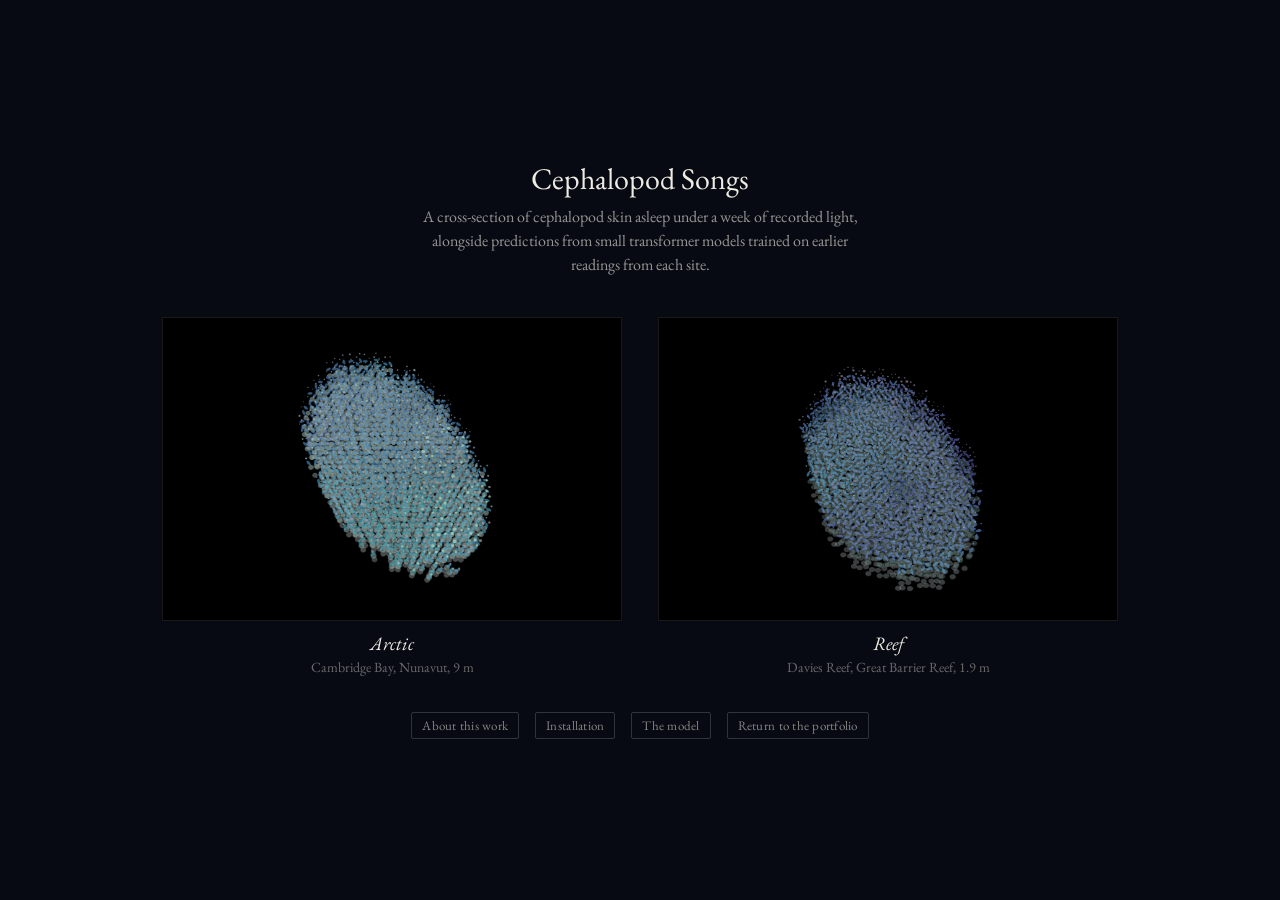
<file: cephalopod-song.html>
<!DOCTYPE html>
<html lang="en">
<head>
<meta charset="utf-8">
<meta name="viewport" content="width=device-width, initial-scale=1, viewport-fit=cover">
<title>Cephalopod Songs</title>
<link rel="preconnect" href="https://fonts.googleapis.com">
<link href="https://fonts.googleapis.com/css2?family=EB+Garamond:ital,wght@0,400;0,500;1,400&display=swap" rel="stylesheet">
<style>
  :root { --night: #070a12; --light: #eeebe4; --gilt: #d9b25a; --soft: rgba(238,235,228,.62); --faint: rgba(238,235,228,.42); box-sizing: border-box; }
  *, *::before, *::after { box-sizing: inherit; }
  body { margin: 0; background: var(--night); color: var(--light); font-family: "EB Garamond", Garamond, Georgia, serif; font-size: 16px; }
  [hidden] { display: none !important; }
  .link { font: inherit; font-size: 13px; letter-spacing: .02em; color: rgba(238,235,228,.55); background: transparent; border: 1px solid rgba(238,235,228,.18); padding: 4px 10px; cursor: pointer; border-radius: 2px; text-decoration: none; transition: color .3s, border-color .3s; }
  .link:hover { color: rgba(238,235,228,.9); border-color: rgba(238,235,228,.45); }
  a:focus-visible { outline: 2px solid var(--gilt); outline-offset: 3px; }

  /* the cover: the title, the two records, and the lines beneath */
  #cover { min-height: 100vh; display: flex; flex-direction: column; justify-content: center; align-items: center; padding: calc(40px + env(safe-area-inset-top, 0px)) 24px calc(40px + env(safe-area-inset-bottom, 0px)); text-align: center; }
  #cover h1 { font-weight: 400; font-size: 30px; line-height: 1.2; margin: 0; }
  #cover .sub { color: var(--soft); margin: 8px auto 0; max-width: 58ch; line-height: 1.5; }
  .records { display: flex; flex-wrap: wrap; justify-content: center; gap: 28px 36px; margin: 40px 0 36px; }
  .record { display: block; text-decoration: none; color: var(--light); width: min(460px, 100%); }
  .record img { display: block; width: 100%; aspect-ratio: 1300 / 860; object-fit: cover; background: #000; border: 1px solid rgba(238,235,228,.1); transition: border-color .3s; }
  .record:hover img { border-color: rgba(238,235,228,.4); }
  .record .name { margin: 10px 0 0; font-size: 19px; }
  .record .where { margin: 2px 0 0; color: var(--faint); font-size: 14px; }
  .lines { display: flex; flex-wrap: wrap; justify-content: center; gap: 10px 16px; }

  /* about the work, the thread studies, the model */
  .reading { max-width: 64ch; margin: 0 auto; padding: calc(40px + env(safe-area-inset-top, 0px)) 24px calc(56px + env(safe-area-inset-bottom, 0px)); line-height: 1.6; font-size: 18px; }
  .reading h1 { font-weight: 400; font-size: 30px; line-height: 1.2; margin: 0; }
  .reading .sub { color: var(--soft); margin: 8px 0 36px; }
  #about h1 { margin-bottom: 36px; }
  .reading h2 { font-weight: 400; font-style: italic; font-size: 19px; color: var(--gilt); margin: 34px 0 6px; }
  .reading p { margin: 0 0 12px; }
  .reading .colophon { color: var(--faint); font-size: 15.5px; margin-top: 40px; }
  .reading .nav { display: flex; flex-wrap: wrap; gap: 10px; margin: 0 0 32px; }
  .reading .nav.end { margin: 28px 0 0; }
  .reading p a { color: var(--light); text-decoration: underline; text-decoration-color: rgba(217,178,90,.6); text-underline-offset: 3px; }
  .reading p a:hover { text-decoration-color: var(--gilt); }
  #studies, #projection { max-width: 92ch; }
  #projection .intro { margin: 24px 0 8px; }
  #studies h1, #projection h1 { margin-bottom: 8px; }
  #studies .sub, #projection .sub { margin-bottom: 0; }
  #studies figure, #projection figure { margin: 28px 0 0; }
  #studies figure img, #projection figure img { display: block; width: 100%; height: auto; border: 1px solid rgba(238,235,228,.08); }
  #studies figcaption, #projection figcaption { color: var(--soft); font-size: 15.5px; line-height: 1.5; margin: 10px 0 0; }
  #studies figcaption a { color: inherit; text-decoration: underline dotted; }
  #studies figure.study iframe, #projection figure.study iframe { display: block; width: 100%; aspect-ratio: 16 / 10; border: 1px solid rgba(238,235,228,.08); background: #070a12; }
  #model { max-width: 92ch; }
  #model pre { font-size: 13px; line-height: 1.55; margin: 0; padding: 20px 22px; overflow-x: auto; background: rgba(238,235,228,.03); border: 1px solid rgba(238,235,228,.1); border-radius: 2px; }
  #model code { font-family: ui-monospace, "SF Mono", Menlo, Consolas, "Liberation Mono", monospace; font-size: 13px; line-height: 1.55; color: rgba(238,235,228,.82); white-space: pre; }
  @media (max-width: 640px) { .reading { font-size: 17px; } .reading h1, #cover h1 { font-size: 25px; } #model code { font-size: 12px; } }
</style>
<!-- Statcounter -->
<script>var sc_project=13358656; var sc_invisible=1; var sc_security="503b06b8";</script>
<script src="https://www.statcounter.com/counter/counter.js" async></script>
<noscript><div class="statcounter"><a title="Web Analytics Made Easy - Statcounter" href="https://statcounter.com/" target="_blank"><img class="statcounter" src="https://c.statcounter.com/13358656/0/503b06b8/1/" alt="Web Analytics Made Easy - Statcounter" referrerPolicy="no-referrer-when-downgrade"></a></div></noscript>
</head>
<body>
<main id="cover">
  <h1>Cephalopod Songs</h1>
  <p class="sub">A cross-section of cephalopod skin asleep under a week of recorded light, alongside predictions from small transformer models trained on earlier readings from each site.</p>
  <div class="records">
    <a class="record" href="cephalopod-song-arctic.html"><img src="cephalopod-song/still-arctic.png" alt="The same skin at night in a green dream, dim and blue-green."><p class="name"><i>Arctic</i></p><p class="where">Cambridge Bay, Nunavut, 9 m</p></a>
    <a class="record" href="cephalopod-song-reef.html"><img src="cephalopod-song/still-reef.png" alt="A slab of cephalopod skin seen in section under daylight: pale discs over blue plates over white."><p class="name"><i>Reef</i></p><p class="where">Davies Reef, Great Barrier Reef, 1.9 m</p></a>
  </div>
  <div class="lines">
    <a class="link" href="#about">About this work</a>
    <a class="link" href="cephalopod-song-arctic-projection.html">Installation</a>
    <a class="link" href="#model">The model</a>
    <a class="link" href="recent-work.html#w-cephalopod-song">Return to the portfolio</a>
  </div>
</main>

<article id="about" class="reading" hidden>
  <div class="nav"><a class="link" href="#">Return to the cover</a><a class="link" href="cephalopod-song-arctic-projection.html">Installation</a></div>
  <h1>Cephalopod Songs</h1>

  <h2>Skin</h2>
  <p>A floating image depicts the structure of cephalopod skin in cross-section, slowly turning. The work was inspired by Peter Godfrey-Smith&rsquo;s account in <i>Other Minds: The Octopus, the Sea, and the Deep Origins of Consciousness</i>, of how cephalopods change the colour of their skin.</p>
  <p>At the surface are the chromatophores: sacs of yellow, red, and brown pigment that open and close. Beneath them are the iridophores: thin, tilted plates that reflect a narrow band of colour, shifting as they turn and flashing silver when seen face-on. At the base are the leucophores: white cells that reflect whatever light reaches them. As light passes down through the pigment sacs, it reflects upward from the layers beneath and travels back up through them. The Merge slider closes the three layers into a single surface, where the colours are produced through their interaction.</p>

  <h2>The light</h2>
  <p>The patterns of light are drawn from actual records. In <i>Reef</i>, the data comes from light measured by a sensor 1.9 metres below the surface at Davies Reef, in the central Great Barrier Reef, with readings taken every ten minutes. In <i>Arctic</i>, it comes from a radiometer 9 metres below the surface in Cambridge Bay, Nunavut, with readings taken every minute. Both use the first week of September 2024. At the default pace, a day passes in four minutes. The Pace slider ranges from one day in ten minutes to one day in one minute.</p>

  <h2>Sleep</h2>
  <p>The octopus sleeps according to the rhythm described by Medeiros and colleagues (2021): periods of quiet sleep, when it is pale and still, interrupted every thirty to forty minutes by an active sleep lasting less than a minute, during which the skin moves through changing colours. Quiet sleep passes at ten times its natural speed and active sleep at twice its natural speed, so that the changes are visible.</p>

  <h2>Transformer echo</h2>
  <p>Beneath the three visible layers lies a fourth, fainter one: an echo. A <a href="#model">small transformer</a> was trained for each work on readings from its own sensor during July and August 2024, at ten-minute intervals. Neither was trained on the September week used in the work. As the work runs, the model receives the previous six hours of readings and predicts the next one.</p>
  <p>The echo repeats the structure of the skin. It is faint and grey when the model&rsquo;s prediction is accurate, and brighter and coloured when it is wrong. It is amber when the model predicted more light than was measured, and blue when the measured light exceeded its prediction.</p>
  <p>The model has learned the daily cycle, so at dawn and dusk the two skins tend to move together, with the echo following only slightly behind the measured light. It cannot anticipate an individual cloud, so under changing cloud cover they separate: the skin flickers while the echo changes colour in response to the model&rsquo;s errors. The model runs locally in the page.</p>

  <h2>Sound</h2>
  <p>Changes in light generate the notes: a note sounds only when the light moves by a set amount. Its pitch corresponds to the level of light. Dawn therefore rises, dusk falls, and a steady noon remains silent.</p>
  <p>Each note is answered by the model, an octave beneath the note it predicted. It is in tune when its prediction is accurate, and out of tune when the observed light differs from what was expected.</p>
  <p>During active sleep, a low chord rocks between two harmonies like a lullaby, voiced according to the colours displayed by the chromatophores. Night introduces a hollow fifth. Beneath this is a layer of filtered noise resembling the sound of water, which rises and falls with the level of darkness.</p>
  <p>The key is B minor.</p>

  <h2>Sources</h2>
  <p>Light, <i>Reef</i>: Australian Institute of Marine Science (AIMS). (2009). <i>Northern Australia Automated Marine Weather and Oceanographic Stations</i>. Davies Reef Base Station, photosynthetically active radiation at 1.9 m, 1 to 7 September 2024. <a href="https://doi.org/10.25845/5c09bf93f315d" target="_blank" rel="noopener">doi:10.25845/5c09bf93f315d</a>, accessed 4 October 2026. Licensed under CC BY 3.0 AU.</p>
  <p>Light, <i>Arctic</i>: Ocean Networks Canada Society. (2024). <i>Cambridge Bay Radiometer Deployed 2024-08-29</i>. Photosynthetically active radiation at 9 m, 1 to 7 September 2024. <a href="https://doi.org/10.34943/3c374d6d-a870-48e1-9889-93344357bb05" target="_blank" rel="noopener">doi:10.34943/3c374d6d-a870-48e1-9889-93344357bb05</a>, accessed 5 October 2026. Licensed under CC BY 4.0.</p>
  <p>Sleep: Medeiros, S.L.S. et al. (2021). Cyclic alternation of quiet and active sleep states in the octopus. <i>iScience</i> 24(4), 102223. <a href="https://doi.org/10.1016/j.isci.2021.102223" target="_blank" rel="noopener">doi:10.1016/j.isci.2021.102223</a></p>
  <p>Skin: Godfrey-Smith, P. (2016). <i>Other Minds: The Octopus, the Sea, and the Deep Origins of Consciousness</i>. New York: Farrar, Straus and Giroux.</p>
  <p>Model: two transformers of the same design (36 readings of context, 24 dimensions, 2 heads, 10,537 weights each), one trained on each station&rsquo;s July and August 2024 readings, running in the pages. Designed by the artist; built and trained by Claude (Anthropic). The model&rsquo;s <a href="#model">code</a> is open source under the MIT Licence.</p>
  <p class="colophon">&copy; 2026 Alexandra Emberley. All rights reserved, except the model&rsquo;s code (MIT Licence) and the light records (CC BY 3.0 AU, AIMS; CC BY 4.0, Ocean Networks Canada).</p>
  <div class="nav end"><a class="link" href="#">Return to the cover</a><a class="link" href="cephalopod-song-arctic-projection.html">Installation</a></div>
</article>

<section id="model" class="reading" hidden>
  <div class="nav"><a class="link" href="#">Return to the cover</a><a class="link" href="#about">About this work</a></div>
  <h1>The model</h1>
  <p class="sub">The small transformer in this work, written in Python with numpy and open source under the MIT Licence. Anyone may read, run, change, and share it. One copy was trained on each light record; the learned numbers each holds after training are inside that work&rsquo;s page. The light records belong to AIMS and Ocean Networks Canada and carry their own licences.</p>
  <pre><code># Cephalopod Songs
# The model: a small transformer, written from scratch in Python with numpy.
# Designed by the artist; built and trained by Claude (Anthropic).
# One copy was trained on each light record; the learned numbers are inside each work&#x27;s page.

&quot;&quot;&quot;A small transformer, in numpy, with its gradients written by hand.
Given the last K readings of light (and the time of day), it predicts the next reading.
Sibling of the Cordyceps Septet model; the same shape, a different question.&quot;&quot;&quot;
import numpy as np

K, D, H, FF, L, FIN = 36, 24, 2, 48, 2, 3    # context (6 h of 10-min readings), width, heads, feed-forward, layers, features per step
DH = D // H

def init(seed=1):
    r = np.random.RandomState(seed); s = lambda *sh: (r.randn(*sh) * 0.08).astype(np.float64)
    P = {&quot;Win&quot;: s(FIN, D), &quot;bin&quot;: np.zeros(D), &quot;pos&quot;: s(K, D), &quot;Wout&quot;: s(D, 1), &quot;bout&quot;: np.zeros(1)}
    for l in range(L):
        P.update({f&quot;Wq{l}&quot;: s(D, D), f&quot;Wk{l}&quot;: s(D, D), f&quot;Wv{l}&quot;: s(D, D), f&quot;Wo{l}&quot;: s(D, D),
                  f&quot;g1{l}&quot;: np.ones(D), f&quot;b1{l}&quot;: np.zeros(D), f&quot;W1{l}&quot;: s(D, FF), f&quot;c1{l}&quot;: np.zeros(FF),
                  f&quot;W2{l}&quot;: s(FF, D), f&quot;c2{l}&quot;: np.zeros(D), f&quot;g2{l}&quot;: np.ones(D), f&quot;b2{l}&quot;: np.zeros(D)})
    return P

def ln_f(x, g, b, eps=1e-5):
    mu = x.mean(-1, keepdims=True); xc = x - mu; var = (xc * xc).mean(-1, keepdims=True); inv = 1 / np.sqrt(var + eps)
    xh = xc * inv; return xh * g + b, (xh, inv, g)
def ln_b(dy, cache):
    xh, inv, g = cache; dg = (dy * xh).sum((0, 1)); db = dy.sum((0, 1)); dxh = dy * g
    dx = inv * (dxh - dxh.mean(-1, keepdims=True) - xh * (dxh * xh).mean(-1, keepdims=True)); return dx, dg, db

def softmax(z): z = z - z.max(-1, keepdims=True); e = np.exp(z); return e / e.sum(-1, keepdims=True)

def forward(P, X, want_attn=False):
    &quot;&quot;&quot;X: (B, K, FIN). Returns prediction (B,) and a cache for backward.&quot;&quot;&quot;
    B = X.shape[0]; h = X @ P[&quot;Win&quot;] + P[&quot;bin&quot;] + P[&quot;pos&quot;]; cache = {&quot;X&quot;: X, &quot;hs&quot;: []}; attns = []
    mask = np.triu(np.ones((K, K)), 1).astype(bool)
    for l in range(L):
        a, c1 = ln_f(h, P[f&quot;g1{l}&quot;], P[f&quot;b1{l}&quot;])
        q = (a @ P[f&quot;Wq{l}&quot;]).reshape(B, K, H, DH).transpose(0, 2, 1, 3); k = (a @ P[f&quot;Wk{l}&quot;]).reshape(B, K, H, DH).transpose(0, 2, 1, 3); v = (a @ P[f&quot;Wv{l}&quot;]).reshape(B, K, H, DH).transpose(0, 2, 1, 3)
        sc = q @ k.transpose(0, 1, 3, 2) / np.sqrt(DH); sc = np.where(mask, -1e9, sc); at = softmax(sc)
        o = (at @ v).transpose(0, 2, 1, 3).reshape(B, K, D); ao = o @ P[f&quot;Wo{l}&quot;]; h2 = h + ao
        f, c2 = ln_f(h2, P[f&quot;g2{l}&quot;], P[f&quot;b2{l}&quot;]); u = f @ P[f&quot;W1{l}&quot;] + P[f&quot;c1{l}&quot;]; r = np.maximum(u, 0); fo = r @ P[f&quot;W2{l}&quot;] + P[f&quot;c2{l}&quot;]; h3 = h2 + fo
        cache[&quot;hs&quot;].append((h, a, c1, q, k, v, at, o, h2, f, c2, u, r)); attns.append(at); h = h3
    last = h[:, -1, :]; y = (last @ P[&quot;Wout&quot;] + P[&quot;bout&quot;])[:, 0]; cache[&quot;last&quot;] = last; cache[&quot;h&quot;] = h
    return (y, cache, attns) if want_attn else (y, cache)

def backward(P, cache, dy):
    &quot;&quot;&quot;dy: (B,) gradient of the loss with respect to the prediction. Returns gradients for every parameter.&quot;&quot;&quot;
    G = {k: np.zeros_like(v) for k, v in P.items()}; B = dy.shape[0]
    G[&quot;Wout&quot;] = cache[&quot;last&quot;].T @ dy[:, None]; G[&quot;bout&quot;] = dy.sum(keepdims=True)
    dh = np.zeros_like(cache[&quot;h&quot;]); dh[:, -1, :] = dy[:, None] * P[&quot;Wout&quot;][:, 0]
    mask = np.triu(np.ones((K, K)), 1).astype(bool)
    for l in reversed(range(L)):
        h, a, c1, q, k, v, at, o, h2, f, c2, u, r = cache[&quot;hs&quot;][l]
        # feed-forward
        dfo = dh; G[f&quot;W2{l}&quot;] += np.einsum(&quot;bkf,bkd-&gt;fd&quot;, r, dfo); G[f&quot;c2{l}&quot;] += dfo.sum((0, 1)); dr = dfo @ P[f&quot;W2{l}&quot;].T; du = dr * (u &gt; 0)
        G[f&quot;W1{l}&quot;] += np.einsum(&quot;bkd,bkf-&gt;df&quot;, f, du); G[f&quot;c1{l}&quot;] += du.sum((0, 1)); df = du @ P[f&quot;W1{l}&quot;].T
        dh2, dg2, db2 = ln_b(df, c2); G[f&quot;g2{l}&quot;] += dg2; G[f&quot;b2{l}&quot;] += db2; dh2 = dh2 + dh
        # attention
        dao = dh2; G[f&quot;Wo{l}&quot;] += np.einsum(&quot;bkd,bke-&gt;de&quot;, o, dao); do = (dao @ P[f&quot;Wo{l}&quot;].T).reshape(B, K, H, DH).transpose(0, 2, 1, 3)
        dat = do @ v.transpose(0, 1, 3, 2); dv = at.transpose(0, 1, 3, 2) @ do
        dsc = at * (dat - (dat * at).sum(-1, keepdims=True)); dsc = np.where(mask, 0, dsc) / np.sqrt(DH)
        dq = dsc @ k; dk = dsc.transpose(0, 1, 3, 2) @ q
        dq = dq.transpose(0, 2, 1, 3).reshape(B, K, D); dk = dk.transpose(0, 2, 1, 3).reshape(B, K, D); dv = dv.transpose(0, 2, 1, 3).reshape(B, K, D)
        G[f&quot;Wq{l}&quot;] += np.einsum(&quot;bkd,bke-&gt;de&quot;, a, dq); G[f&quot;Wk{l}&quot;] += np.einsum(&quot;bkd,bke-&gt;de&quot;, a, dk); G[f&quot;Wv{l}&quot;] += np.einsum(&quot;bkd,bke-&gt;de&quot;, a, dv)
        da = dq @ P[f&quot;Wq{l}&quot;].T + dk @ P[f&quot;Wk{l}&quot;].T + dv @ P[f&quot;Wv{l}&quot;].T
        dh1, dg1, db1 = ln_b(da, c1); G[f&quot;g1{l}&quot;] += dg1; G[f&quot;b1{l}&quot;] += db1; dh = dh1 + dh2
    G[&quot;pos&quot;] += dh.sum(0); G[&quot;bin&quot;] += dh.sum((0, 1)); G[&quot;Win&quot;] += np.einsum(&quot;bkf,bkd-&gt;fd&quot;, cache[&quot;X&quot;], dh)
    return G

def features(lum, t0_index):
    &quot;&quot;&quot;lum: a 1-D array of light levels (0..1); returns per-step features [lum, sin(hour), cos(hour)] with 144 steps a day,
    where t0_index is the index of the step at local midnight.&quot;&quot;&quot;
    n = len(lum); ph = ((np.arange(n) - t0_index) % 144) / 144 * 2 * np.pi
    return np.stack([lum, np.sin(ph), np.cos(ph)], 1)

def windows(F, lum):
    &quot;&quot;&quot;Every window of K steps and the reading that follows it.&quot;&quot;&quot;
    n = len(lum) - K; X = np.stack([F[i:i + K] for i in range(n)]); y = lum[K:K + n]; return X, y

# MIT Licence
#
# Copyright (c) 2026 Alexandra Emberley
#
# Permission is hereby granted, free of charge, to any person obtaining a copy of this software and
# associated documentation files (the &quot;Software&quot;), to deal in the Software without restriction,
# including without limitation the rights to use, copy, modify, merge, publish, distribute,
# sublicense, and/or sell copies of the Software, and to permit persons to whom the Software is
# furnished to do so, subject to the following conditions:
#
# The above copyright notice and this permission notice shall be included in all copies or
# substantial portions of the Software.
#
# THE SOFTWARE IS PROVIDED &quot;AS IS&quot;, WITHOUT WARRANTY OF ANY KIND, EXPRESS OR IMPLIED, INCLUDING BUT
# NOT LIMITED TO THE WARRANTIES OF MERCHANTABILITY, FITNESS FOR A PARTICULAR PURPOSE AND
# NONINFRINGEMENT. IN NO EVENT SHALL THE AUTHORS OR COPYRIGHT HOLDERS BE LIABLE FOR ANY CLAIM,
# DAMAGES OR OTHER LIABILITY, WHETHER IN AN ACTION OF CONTRACT, TORT OR OTHERWISE, ARISING FROM,
# OUT OF OR IN CONNECTION WITH THE SOFTWARE OR THE USE OR OTHER DEALINGS IN THE SOFTWARE.
</code></pre>
  <div class="nav end"><a class="link" href="#">Return to the cover</a><a class="link" href="#about">About this work</a></div>
</section>

<script>
  // pages in one file: the cover, about the work, and the model
  const views = { "#about": "about", "#model": "model" };
  function show() {
    const v = views[location.hash] || "cover";
    for (const id of ["cover", "about", "model"]) document.getElementById(id).hidden = id !== v;
    window.scrollTo(0, 0);
  }
  addEventListener("hashchange", show); show();
</script>
</body>
</html>
</file>
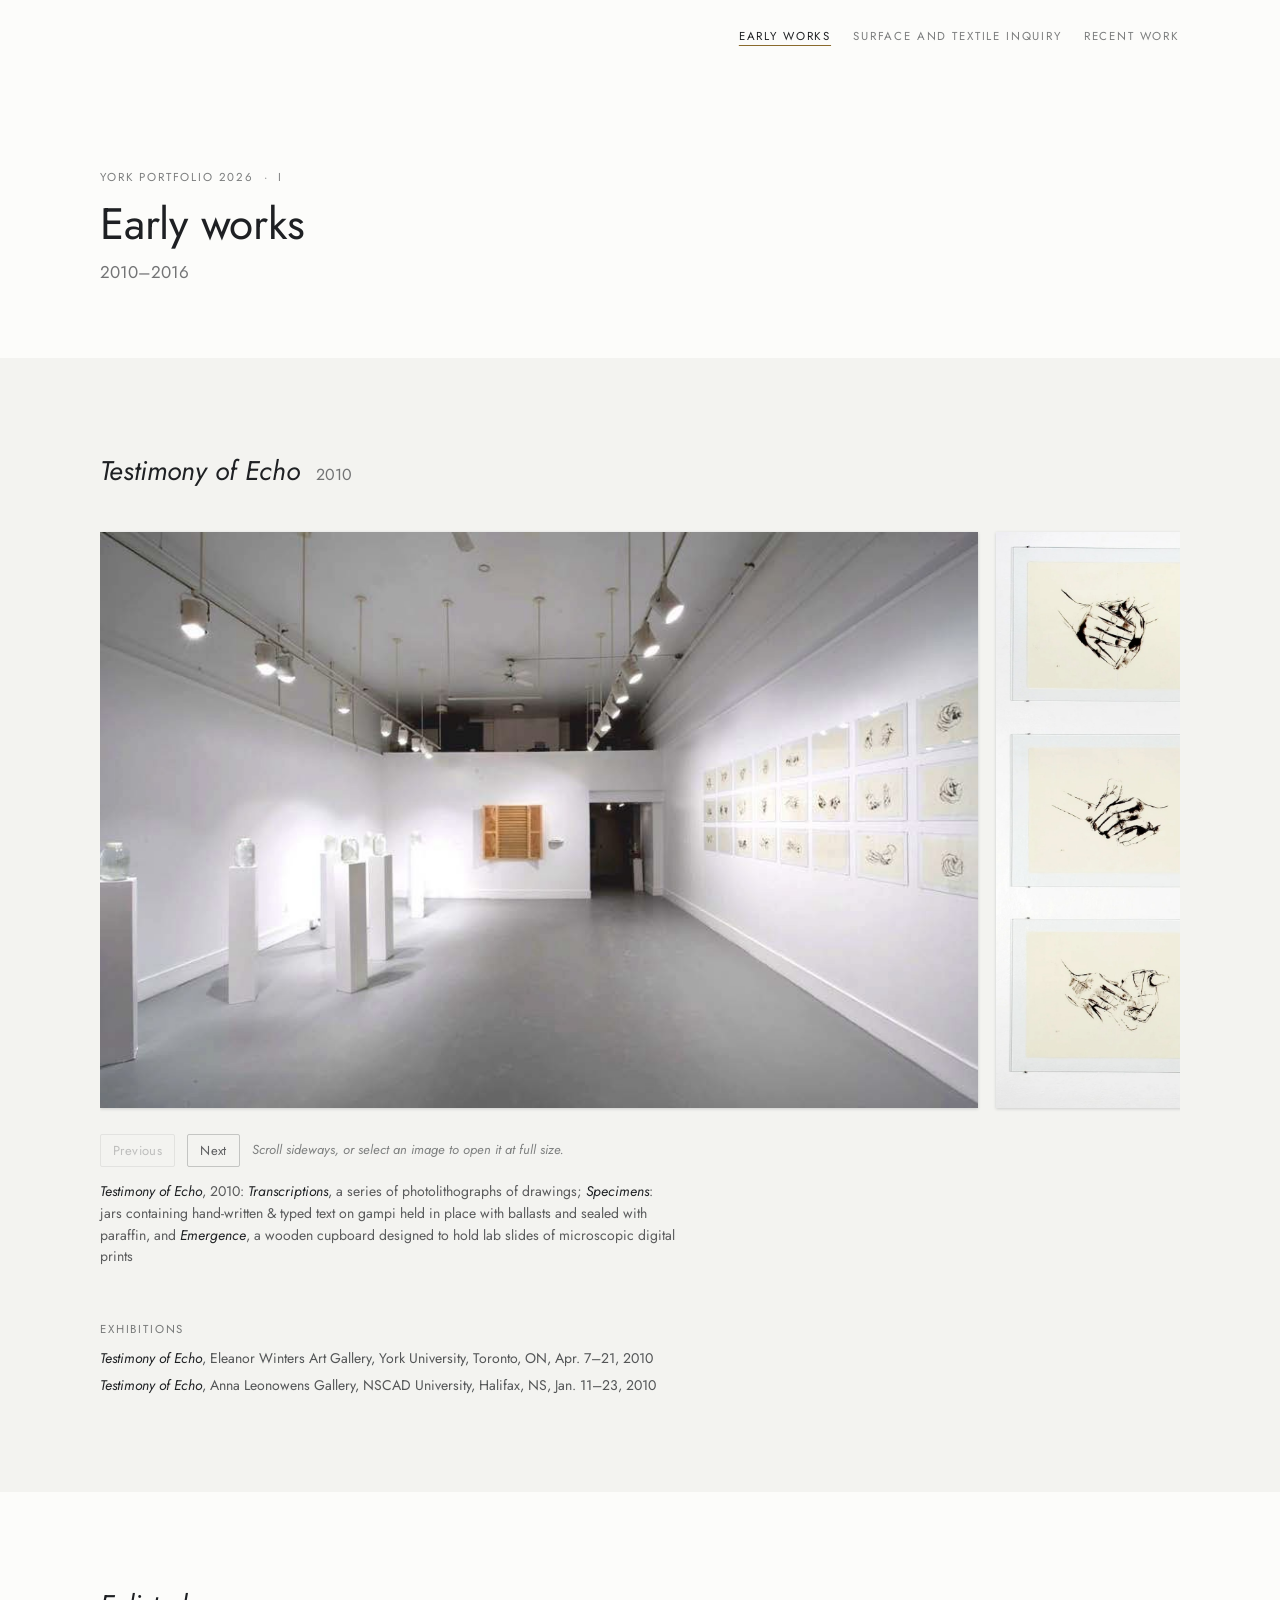
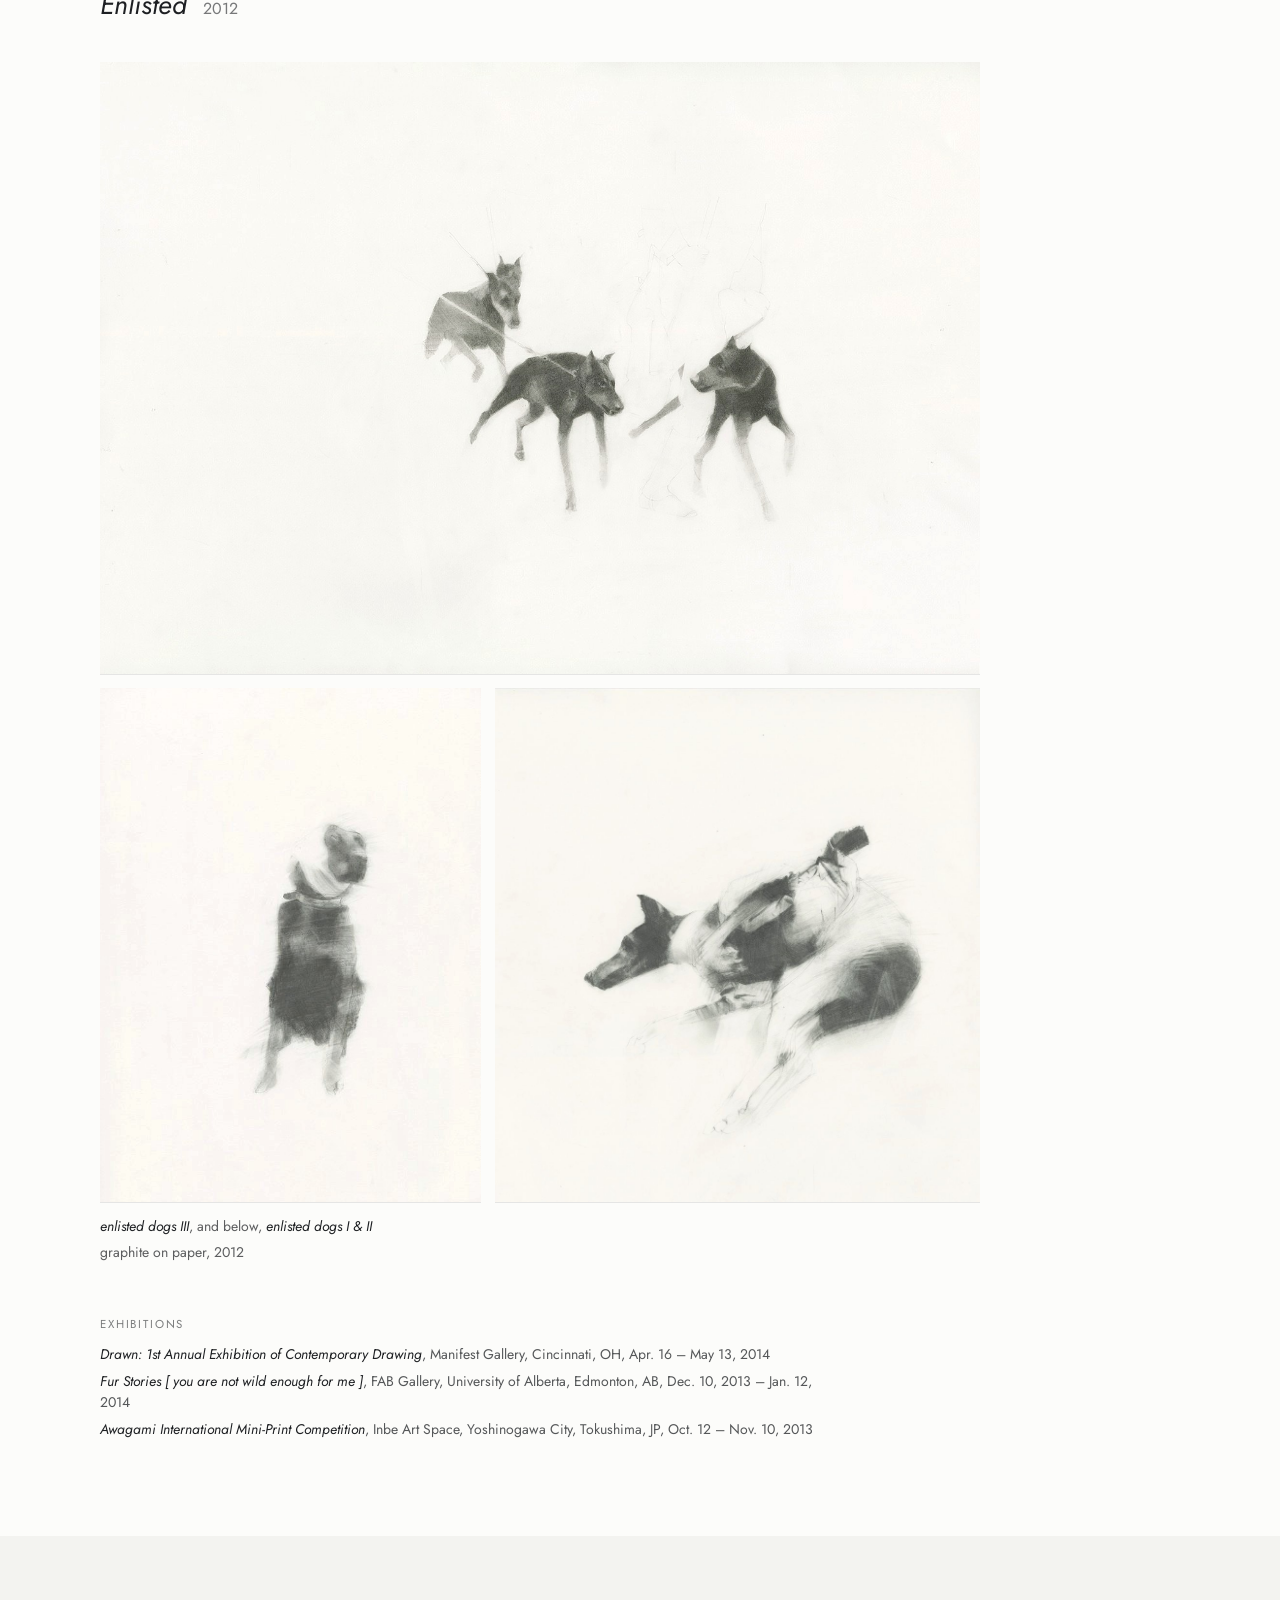
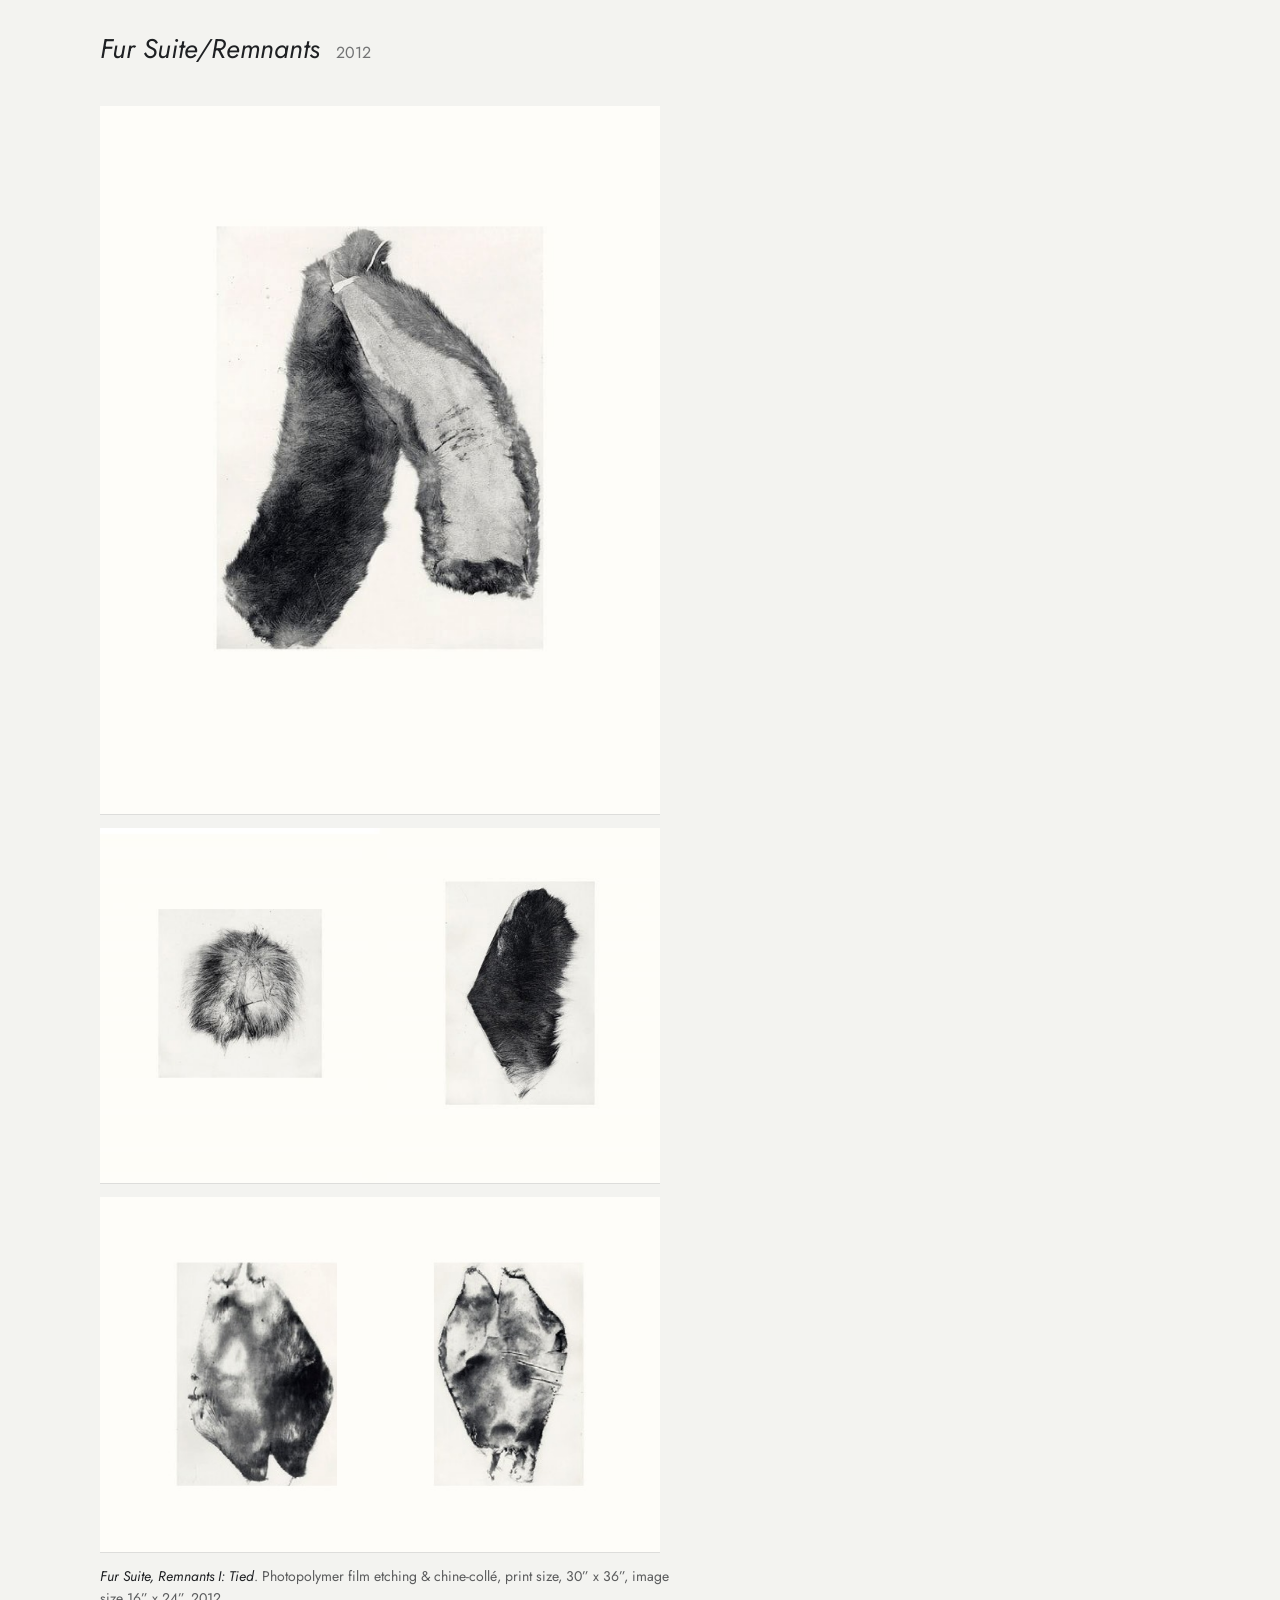
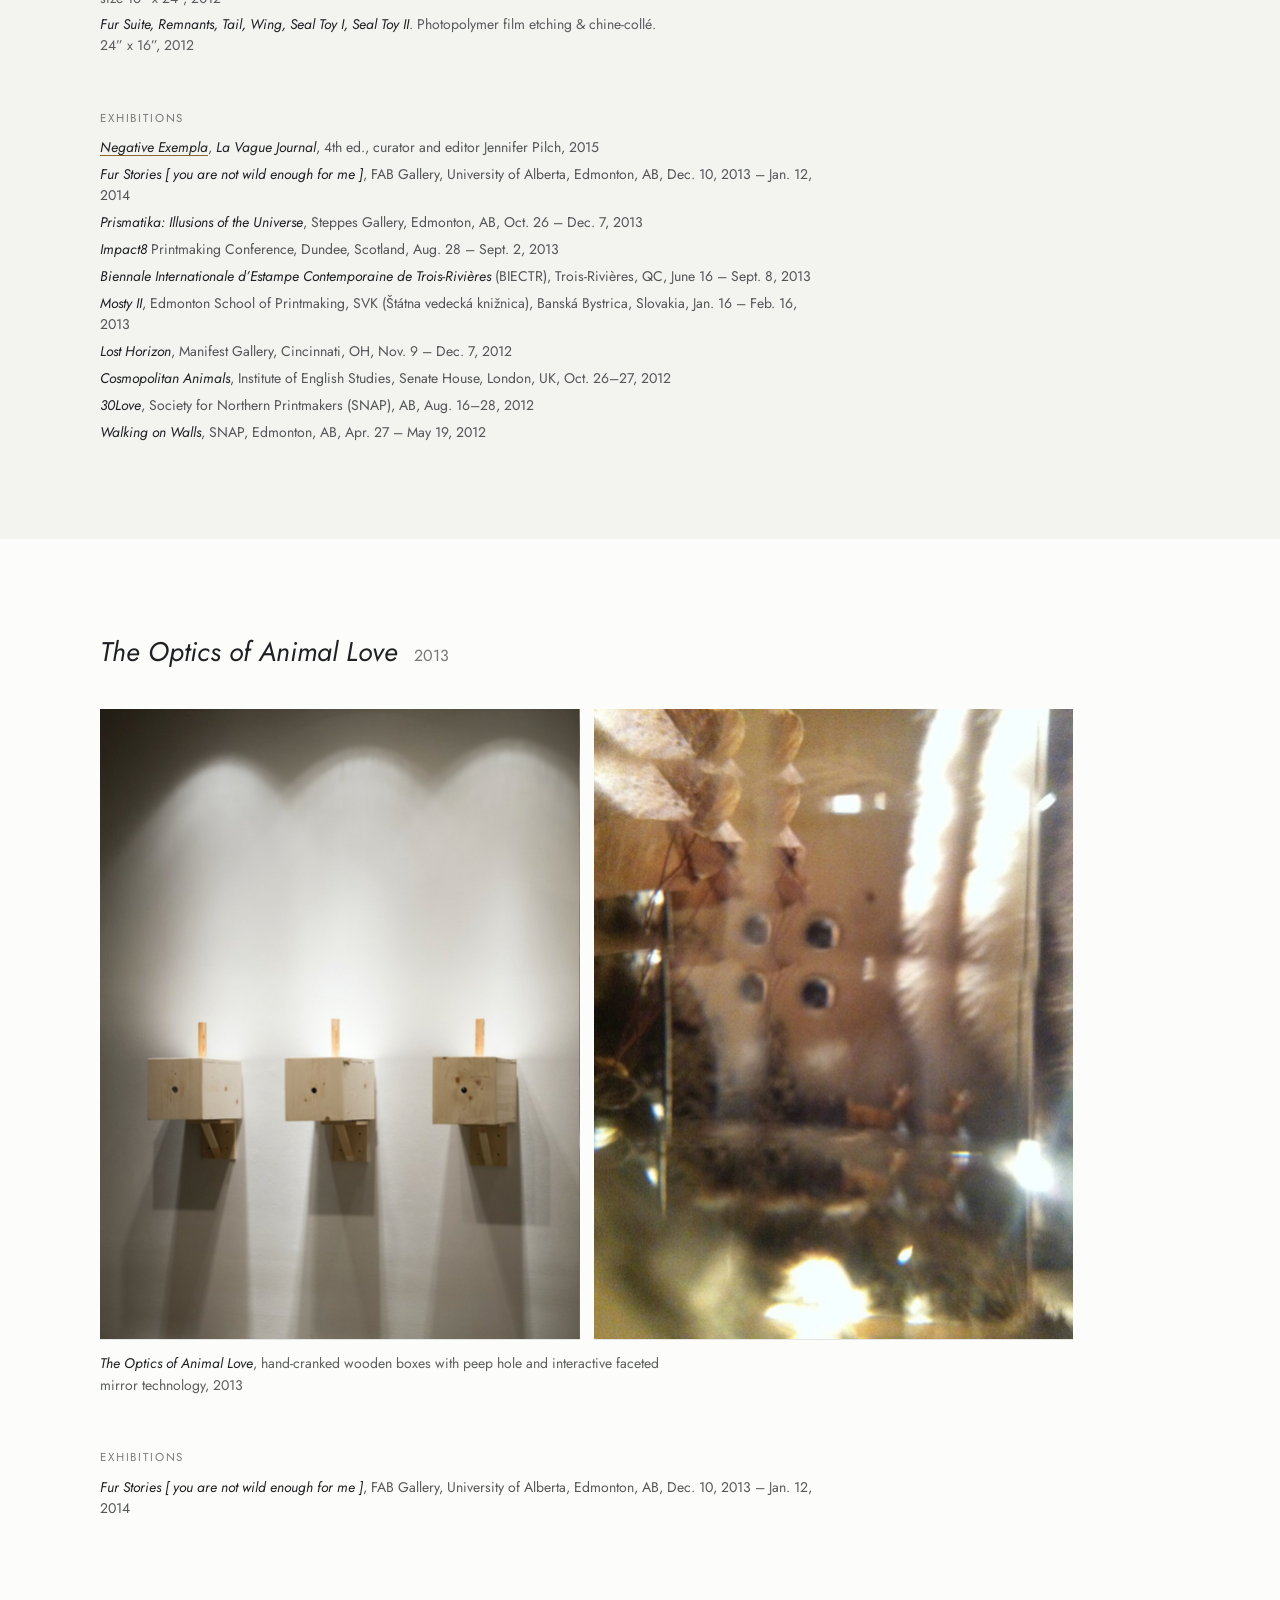
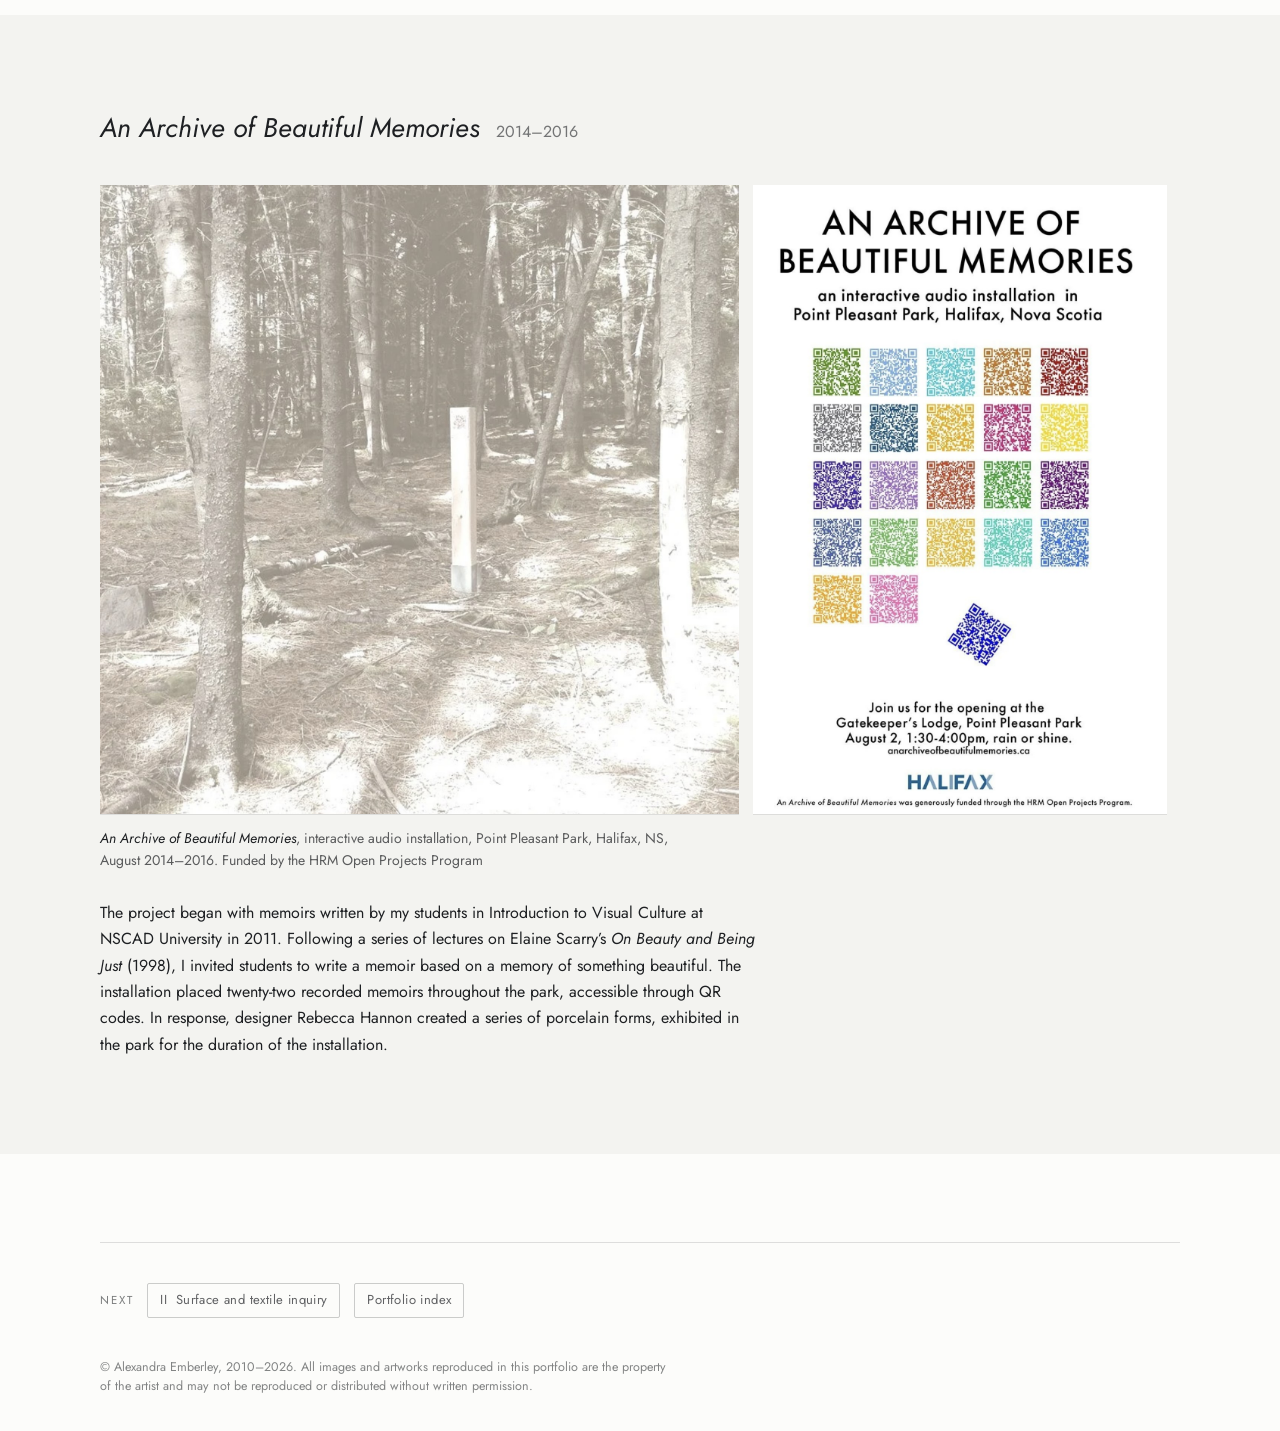
<file: early-works.html>
<!DOCTYPE html>
<html lang="en">
<head>
<meta charset="utf-8">
<meta name="viewport" content="width=device-width, initial-scale=1, viewport-fit=cover">
<title>Early works · Alexandra Emberley · York Portfolio 2026</title>
<link rel="preconnect" href="https://fonts.googleapis.com">
<link rel="preconnect" href="https://fonts.gstatic.com" crossorigin>
<link rel="stylesheet" href="https://fonts.googleapis.com/css2?family=Jost:ital,wght@0,400;0,500;1,400&display=swap">
<link rel="stylesheet" href="css/portfolio.css?v=york3">
</head>
<body>
<header class="band masthead" style="--ground:#fcfcfa">
  <div class="inner">
    <nav aria-label="Portfolio sections">
      <ul class="sections">
        <li><a href="early-works.html" aria-current="page">Early works</a></li>
        <li><a href="surface-and-textile-inquiry.html">Surface and textile inquiry</a></li>
        <li><a href="recent-work.html">Recent work</a></li>
      </ul>
    </nav>
  </div>
</header>

<main>
  <section class="band opener" style="--ground:#fcfcfa" aria-labelledby="section-title">
    <div class="inner">
      <span class="label">York Portfolio 2026 &nbsp;·&nbsp; I</span>
      <h1 id="section-title">Early works</h1>
      <p class="dates">2010–2016</p>
    </div>
  </section>

  <article class="band work" style="--ground:#f3f3f0" aria-labelledby="w-testimony">
    <div class="inner">
      <header class="work-head">
        <h2 id="w-testimony">Testimony of Echo</h2>
        <p class="year">2010</p>
      </header>

      <figure class="plate">
        <div class="plate-media">
        <div class="book">
          <div class="pages" tabindex="0" role="region" aria-label="Testimony of Echo, six views. Scroll sideways.">
          <a class="page" href="images/early/testimony-of-echo-installation.jpg" target="_blank" rel="noopener"><img src="images/early/testimony-of-echo-installation.jpg" width="927" height="608" style="--ar:1.5247;--h:608px" loading="lazy" alt="Gallery view of Testimony of Echo: glass jars on white plinths at left, a wooden cupboard on the far wall, and three rows of framed drawings of hands along the right wall."></a>
          <a class="page" href="images/early/testimony-of-echo-transcriptions.jpg" target="_blank" rel="noopener"><img src="images/early/testimony-of-echo-transcriptions.jpg" width="1404" height="1668" style="--ar:0.8417;--h:1668px" loading="lazy" alt="Six framed photolithographs in two columns, each a loose drawing of hands in sepia on cream paper; the last sheet is blank, torn from the top."></a>
          <a class="page" href="images/early/testimony-of-echo-specimen.jpg" target="_blank" rel="noopener"><img src="images/early/testimony-of-echo-specimen.jpg" width="460" height="705" style="--ar:0.6525;--h:705px" loading="lazy" alt="A glass jar on a plinth holding strips of gampi paper with handwritten text, with framed drawings of hands on the wall behind."></a>
          <a class="page" href="images/early/testimony-of-echo-gampi.jpg" target="_blank" rel="noopener"><img src="images/early/testimony-of-echo-gampi.jpg" width="466" height="705" style="--ar:0.6610;--h:705px" loading="lazy" alt="Close view of translucent gampi strips carrying typed and handwritten lines."></a>
          <a class="page" href="images/early/testimony-of-echo-emergence-cupboard.jpg" target="_blank" rel="noopener"><img src="images/early/testimony-of-echo-emergence-cupboard.jpg" width="968" height="643" style="--ar:1.5054;--h:643px" loading="lazy" alt="A pale wooden cupboard with its doors open, the interior fitted with rows of narrow slots, and a small shelf mounted beside it."></a>
          <a class="page" href="images/early/testimony-of-echo-emergence-shelves.jpg" target="_blank" rel="noopener"><img src="images/early/testimony-of-echo-emergence-shelves.jpg" width="968" height="643" style="--ar:1.5054;--h:643px" loading="lazy" alt="Detail of the cupboard&#x27;s wooden shelves holding small slides of microscopic prints."></a>
          </div>
          <div class="book-controls">
            <button type="button" class="btn" data-turn="-1">Previous</button>
            <button type="button" class="btn" data-turn="1">Next</button>
            <span class="hint">Scroll sideways, or select an image to open it at full size.</span>
          </div>
        </div>
        </div>
        <figcaption><i>Testimony of Echo</i>, 2010: <i>Transcriptions</i>, a series of photolithographs of drawings; <i>Specimens</i>: jars containing hand-written &amp; typed text on gampi held in place with ballasts and sealed with paraffin, and <i>Emergence</i>, a wooden cupboard designed to hold lab slides of microscopic digital prints</figcaption>
      </figure>
      <div class="shows">
        <div>
          <span class="label">Exhibitions</span>
          <ul>
          <li><i>Testimony of Echo</i>, Eleanor Winters Art Gallery, York University, Toronto, ON, Apr. 7–21, 2010</li>
          <li><i>Testimony of Echo</i>, Anna Leonowens Gallery, NSCAD University, Halifax, NS, Jan. 11–23, 2010</li>
          </ul>
        </div>
      </div>
    </div>
  </article>

  <article class="band work" style="--ground:#fcfcfa" aria-labelledby="w-enlisted">
    <div class="inner">
      <header class="work-head">
        <h2 id="w-enlisted">Enlisted</h2>
        <p class="year">2012</p>
      </header>

      <figure class="plate">
        <div class="plate-media">
        <div class="stack" style="max-width:880px">
        <img src="images/early/enlisted-dogs-iiii.jpg" width="1440" height="1002"
             alt="Graphite drawing of three dark dogs in motion, lightly sketched against an empty ground.">
        <div class="row" style="--mw:1363px;--sum:1.687;--gaps:14px">
          <img src="images/early/enlisted-dogs-i.jpg" width="594" height="800" style="--ar:0.743"
             alt="Graphite drawing of a dog standing upright, its form dissolving into the pale paper.">
          <img src="images/early/enlisted-dogs-iii.jpg" width="1000" height="1059" style="--ar:0.944"
             alt="Graphite drawing of a spotted dog lying on its side, head raised.">
        </div>
        </div>
        </div>
        <figcaption><span class="line"><i>enlisted dogs III</i>, and below, <i>enlisted dogs I &amp; II</i></span><span class="line">graphite on paper, 2012</span></figcaption>
      </figure>
      <div class="shows">
        <div>
          <span class="label">Exhibitions</span>
          <ul>
          <li><i>Drawn: 1st Annual Exhibition of Contemporary Drawing</i>, Manifest Gallery, Cincinnati, OH, Apr. 16 – May 13, 2014</li>
          <li><i>Fur Stories [ you are not wild enough for me ]</i>, FAB Gallery, University of Alberta, Edmonton, AB, Dec. 10, 2013 – Jan. 12, 2014</li>
          <li><i>Awagami International Mini-Print Competition</i>, Inbe Art Space, Yoshinogawa City, Tokushima, JP, Oct. 12 – Nov. 10, 2013</li>
          </ul>
        </div>
      </div>
    </div>
  </article>

  <article class="band work" style="--ground:#f3f3f0" aria-labelledby="w-fursuite">
    <div class="inner">
      <header class="work-head">
        <h2 id="w-fursuite">Fur Suite/Remnants</h2>
        <p class="year">2012</p>
      </header>

      <figure class="plate">
        <div class="plate-media">
        <div class="stack" style="max-width:560px">
        <img src="images/early/fur-suite-remnants-i-tied.jpg" width="632" height="800"
             alt="Photopolymer etching in greys of a fur remnant, folded and tied.">
        <img src="images/early/fur-suite-remnants-a.jpg" width="718" height="455"
             alt="Two photopolymer etchings side by side: a round tuft of fur and a dark, diamond-shaped pelt fragment.">
        <img src="images/early/fur-suite-remnants-bc.jpg" width="718" height="455"
             alt="Two photopolymer etchings side by side: flattened fur toys, one pale at its centre and dark at its edges, the other with dark, mottled fur.">
        </div>
        </div>
        <figcaption><span class="line"><i>Fur Suite, Remnants I: Tied</i>. Photopolymer film etching &amp; chine-collé, print size, 30” x 36”, image size 16” x 24”, 2012</span><span class="line"><i>Fur Suite, Remnants, Tail, Wing, Seal Toy I, Seal Toy II</i>. Photopolymer film etching &amp; chine-collé. 24” x 16”, 2012</span></figcaption>
      </figure>
      <div class="shows">
        <div>
          <span class="label">Exhibitions</span>
          <ul>
          <li><a href="http://lavaguejournal.com/lavague04/index.php" target="_blank" rel="noopener"><i>Negative Exempla</i></a>, <i>La Vague Journal</i>, 4th ed., curator and editor Jennifer Pilch, 2015</li>
          <li><i>Fur Stories [ you are not wild enough for me ]</i>, FAB Gallery, University of Alberta, Edmonton, AB, Dec. 10, 2013 – Jan. 12, 2014</li>
          <li><i>Prismatika: Illusions of the Universe</i>, Steppes Gallery, Edmonton, AB, Oct. 26 – Dec. 7, 2013</li>
          <li><i>Impact8</i> Printmaking Conference, Dundee, Scotland, Aug. 28 – Sept. 2, 2013</li>
          <li><i>Biennale Internationale d’Estampe Contemporaine de Trois-Rivières</i> (BIECTR), Trois-Rivières, QC, June 16 – Sept. 8, 2013</li>
          <li><i>Mosty II</i>, Edmonton School of Printmaking, SVK (Štátna vedecká knižnica), Banská Bystrica, Slovakia, Jan. 16 – Feb. 16, 2013</li>
          <li><i>Lost Horizon</i>, Manifest Gallery, Cincinnati, OH, Nov. 9 – Dec. 7, 2012</li>
          <li><i>Cosmopolitan Animals</i>, Institute of English Studies, Senate House, London, UK, Oct. 26–27, 2012</li>
          <li><i>30Love</i>, Society for Northern Printmakers (SNAP), AB, Aug. 16–28, 2012</li>
          <li><i>Walking on Walls</i>, SNAP, Edmonton, AB, Apr. 27 – May 19, 2012</li>
          </ul>
        </div>
      </div>
    </div>
  </article>

  <article class="band work" style="--ground:#fcfcfa" aria-labelledby="w-optics">
    <div class="inner">
      <header class="work-head">
        <h2 id="w-optics">The Optics of Animal Love</h2>
        <p class="year">2013</p>
      </header>

      <figure class="plate">
        <div class="plate-media">
        <div class="row" style="--mw:1935px;--sum:1.523;--gaps:14px">
          <img src="images/early/optics-of-animal-love-boxes.jpg" width="962" height="1261" style="--ar:0.763"
             alt="Three pale wooden boxes mounted on a white wall, each with a peep hole and a short wooden crank, lit from above.">
          <img src="images/early/optics-of-animal-love-view.jpg" width="959" height="1261" style="--ar:0.761"
             alt="The view through a peep hole: faceted mirrors multiplying small figures and fur into a glowing, repeated interior.">
        </div>
        </div>
        <figcaption><i>The Optics of Animal Love</i>, hand-cranked wooden boxes with peep hole and interactive faceted mirror technology, 2013</figcaption>
      </figure>
      <div class="shows">
        <div>
          <span class="label">Exhibitions</span>
          <ul>
          <li><i>Fur Stories [ you are not wild enough for me ]</i>, FAB Gallery, University of Alberta, Edmonton, AB, Dec. 10, 2013 – Jan. 12, 2014</li>
          </ul>
        </div>
      </div>
    </div>
  </article>

  <article class="band work" style="--ground:#f3f3f0" aria-labelledby="w-archive">
    <div class="inner">
      <header class="work-head">
        <h2 id="w-archive">An Archive of Beautiful Memories</h2>
        <p class="year">2014–2016</p>
      </header>

      <figure class="plate">
        <div class="plate-media">
        <div class="row" style="--mw:2794px;--sum:1.672;--gaps:14px">
          <img src="images/early/archive-of-beautiful-memories-park.jpg" width="1708" height="1684" style="--ar:1.014"
             alt="A wooden post carrying a QR code stands among spruce trunks on a sunlit forest path in Point Pleasant Park.">
          <img src="images/early/archive-of-beautiful-memories-poster.jpg" width="1094" height="1662" style="--ar:0.658"
             alt="The installation poster: twenty-two QR codes in different colours under the title An Archive of Beautiful Memories.">
        </div>
        </div>
        <figcaption><i>An Archive of Beautiful Memories</i>, interactive audio installation, Point Pleasant Park, Halifax, NS, August 2014–2016. Funded by the HRM Open Projects Program</figcaption>
      </figure>
      <p class="note">The project began with memoirs written by my students in Introduction to Visual Culture at NSCAD University in 2011. Following a series of lectures on Elaine Scarry’s <i>On Beauty and Being Just</i> (1998), I invited students to write a memoir based on a memory of something beautiful. The installation placed twenty-two recorded memoirs throughout the park, accessible through QR codes. In response, designer Rebecca Hannon created a series of porcelain forms, exhibited in the park for the duration of the installation.</p>
    </div>
  </article>
</main>

<footer class="band close" style="--ground:#fcfcfa">
  <div class="inner">
    <div class="next">
      <span class="label">Next</span>
      <a class="btn" href="surface-and-textile-inquiry.html">II &nbsp;Surface and textile inquiry</a>
      <a class="btn" href="index.html">Portfolio index</a>
    </div>
    <p class="rights">© Alexandra Emberley, 2010–2026. All images and artworks reproduced in this portfolio are the property of the artist and may not be reproduced or distributed without written permission.</p>
  </div>
</footer>
<script>
document.querySelectorAll('.book').forEach(function (book) {
  var strip = book.querySelector('.pages');
  var items = Array.prototype.slice.call(strip.querySelectorAll('.page'));
  var prev = book.querySelector('[data-turn="-1"]'), next = book.querySelector('[data-turn="1"]');
  function lefts() {  // where each page starts, measured inside the strip
    var base = strip.getBoundingClientRect().left - strip.scrollLeft;
    return items.map(function (it) { return it.getBoundingClientRect().left - base; });
  }
  function ends() {
    var max = strip.scrollWidth - strip.clientWidth;
    prev.disabled = strip.scrollLeft <= 2;
    next.disabled = strip.scrollLeft >= max - 2;
  }
  function turn(dir) {
    var x = strip.scrollLeft, max = strip.scrollWidth - strip.clientWidth, pos = lefts(), to;
    if (dir > 0) { to = pos.find(function (l) { return l > x + 4; }); if (to === undefined || to > max) to = max; }
    else { to = 0; pos.forEach(function (l) { if (l < x - 4) to = l; }); }
    strip.style.scrollSnapType = 'none';
    strip.scrollTo({ left: to, behavior: 'smooth' });
    clearTimeout(strip._snap);
    strip._snap = setTimeout(function () { strip.style.scrollSnapType = ''; ends(); }, 700);
  }
  prev.addEventListener('click', function () { turn(-1); });
  next.addEventListener('click', function () { turn(1); });
  strip.addEventListener('scroll', ends, { passive: true });
  window.addEventListener('resize', ends);
  window.addEventListener('load', ends);
  ends();
});
</script>
<!-- Statcounter -->
<script>var sc_project=13358656; var sc_invisible=1; var sc_security="503b06b8";</script>
<script src="https://www.statcounter.com/counter/counter.js" async></script>
<noscript><div class="statcounter"><a title="Web Analytics Made Easy - Statcounter" href="https://statcounter.com/" target="_blank"><img class="statcounter" src="https://c.statcounter.com/13358656/0/503b06b8/1/" alt="Web Analytics Made Easy - Statcounter" referrerPolicy="no-referrer-when-downgrade"></a></div></noscript>
</body>
</html>
</file>
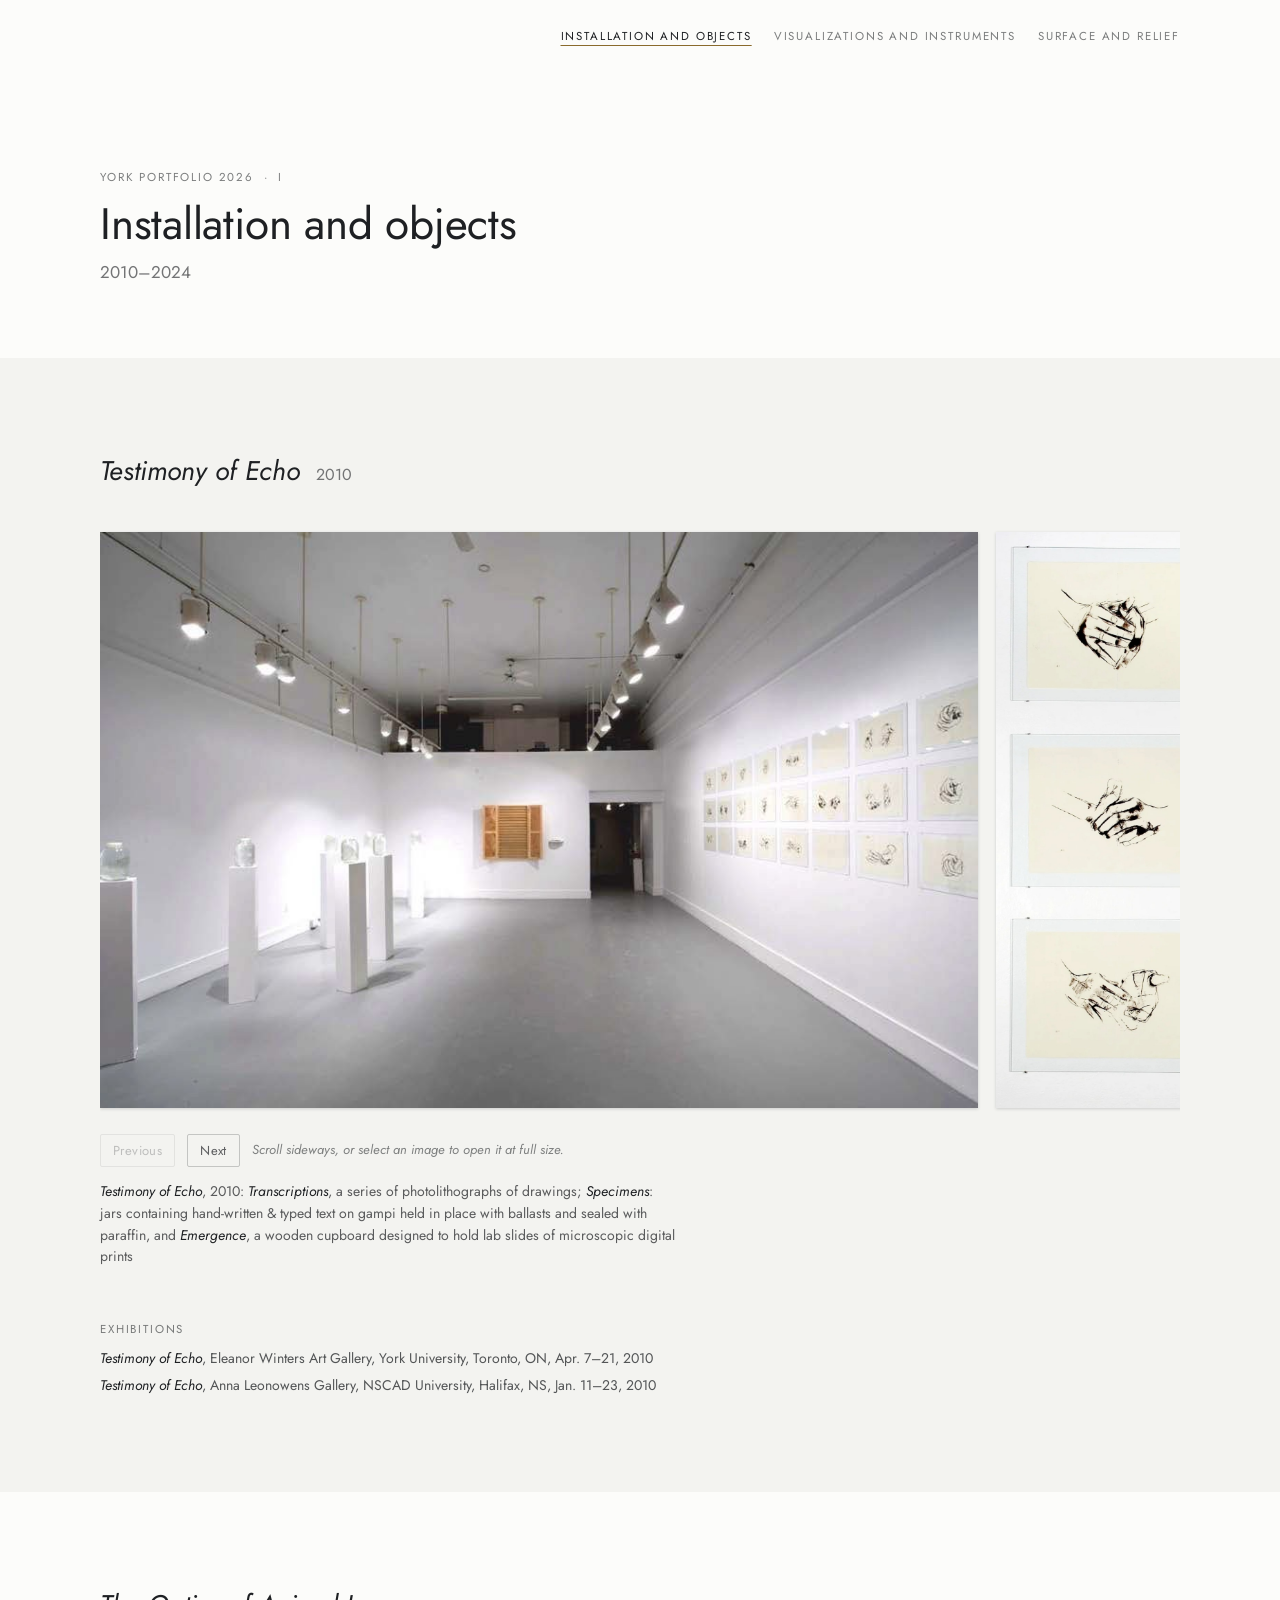
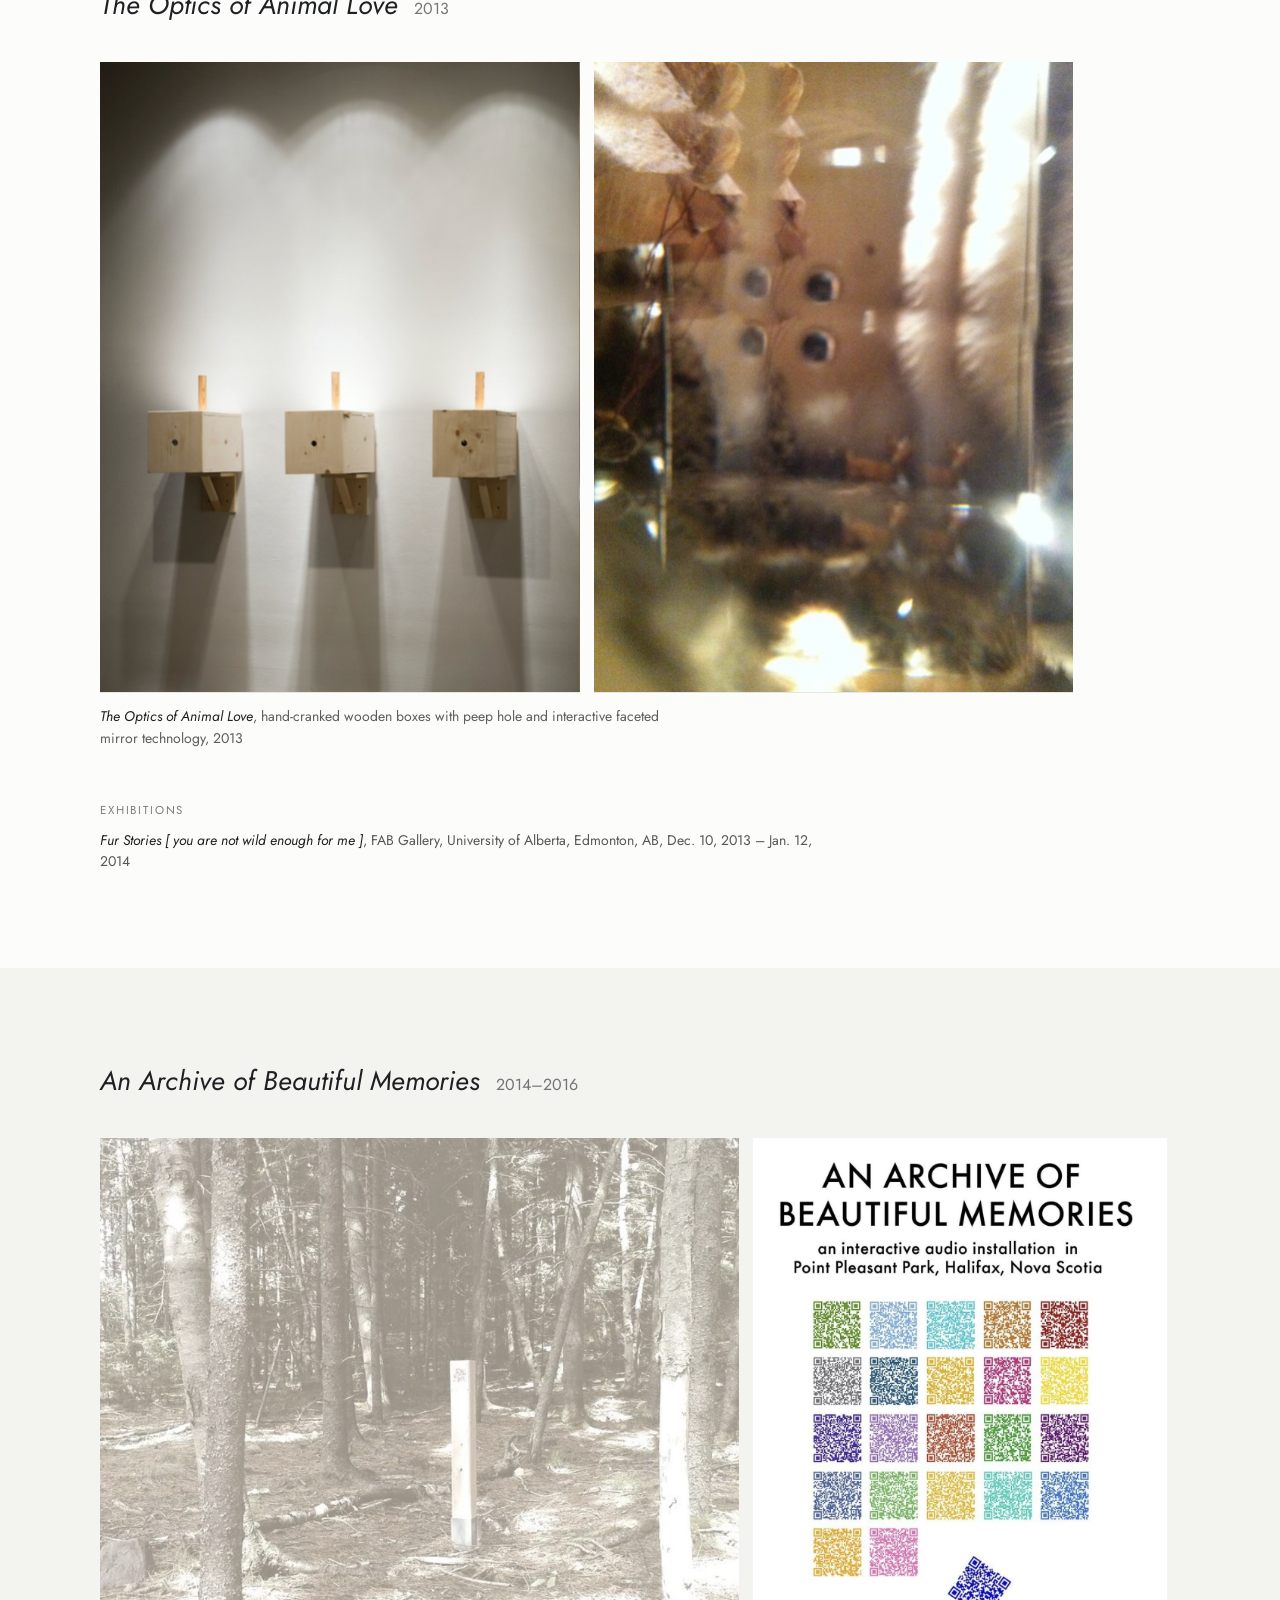
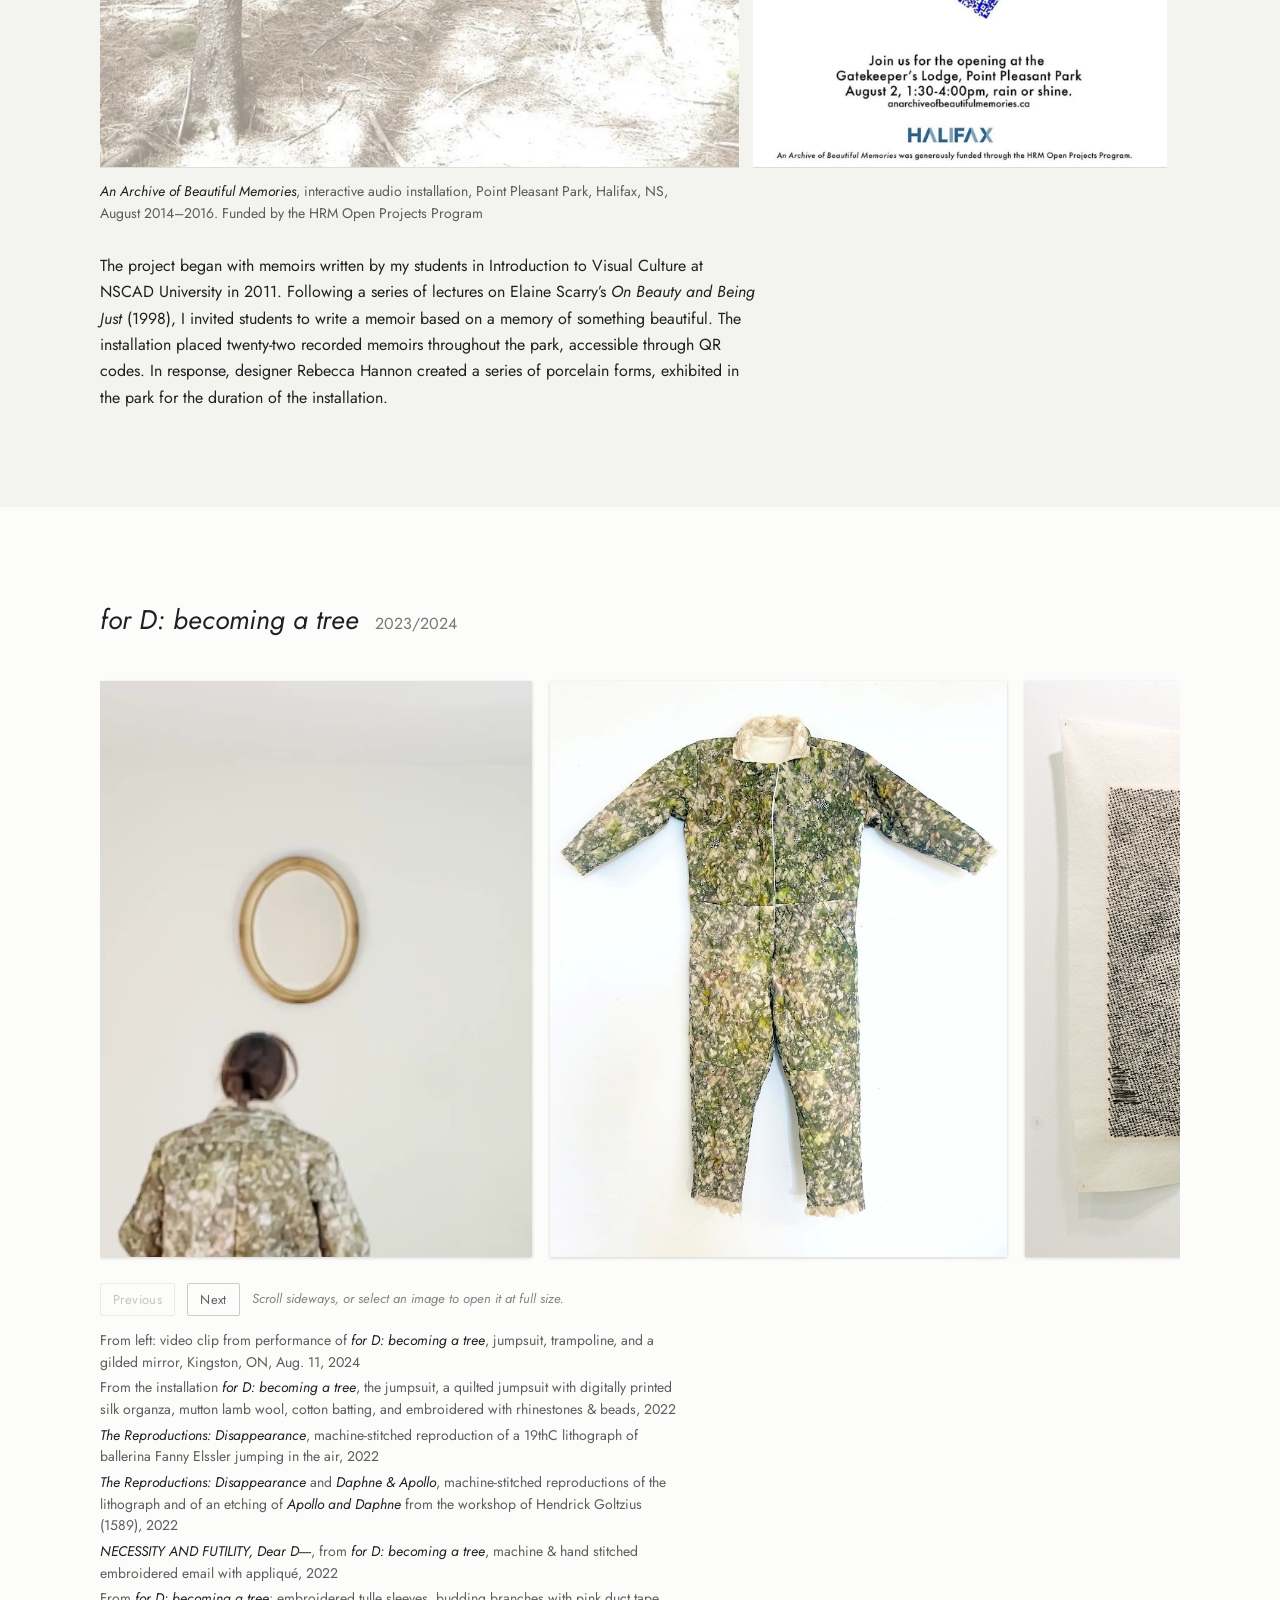
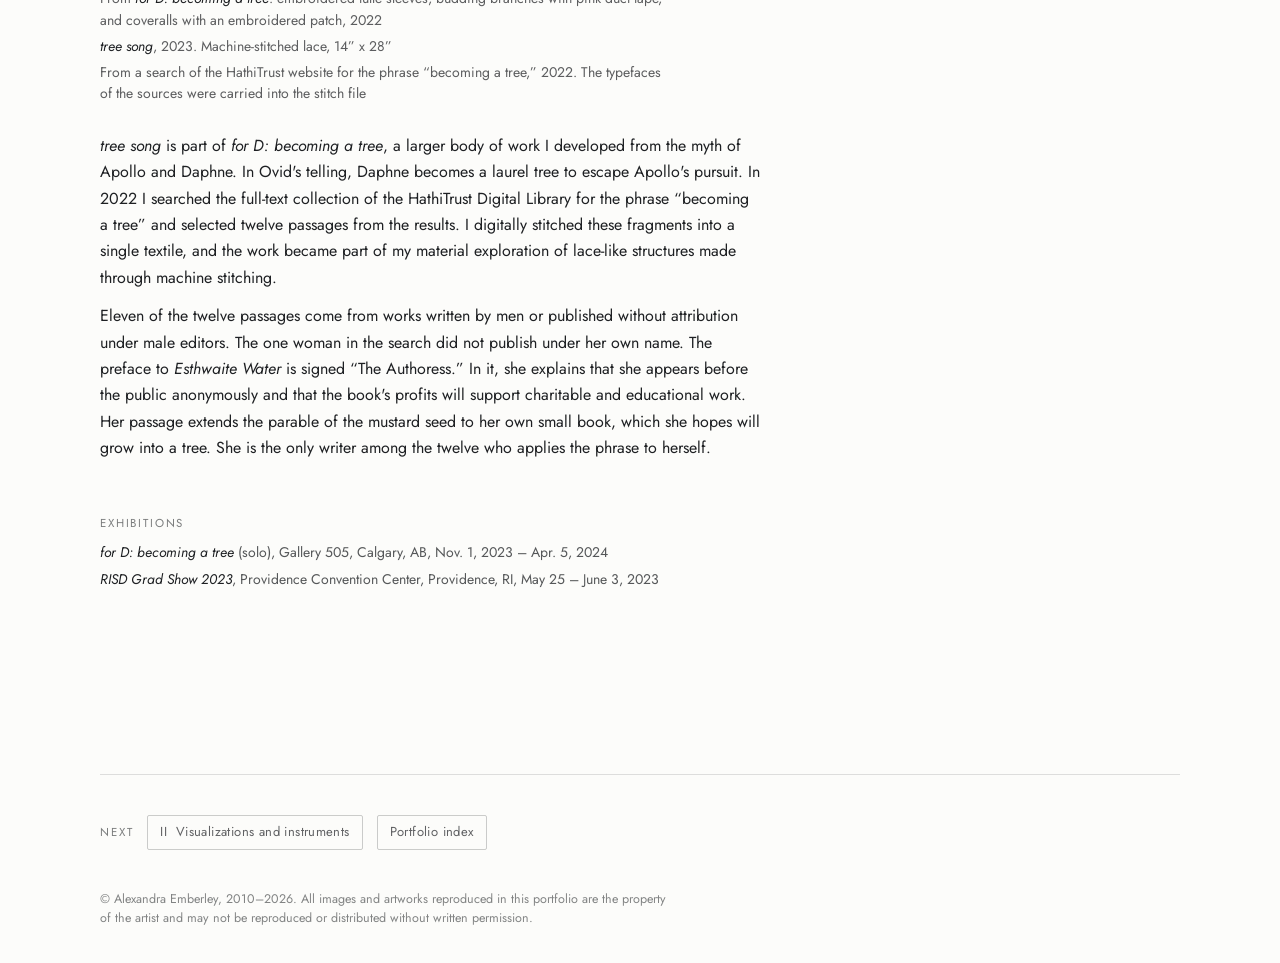
<file: installation-and-objects.html>
<!DOCTYPE html>
<html lang="en">
<head>
<meta charset="utf-8">
<meta name="viewport" content="width=device-width, initial-scale=1, viewport-fit=cover">
<title>Installation and objects · Alexandra Emberley · York Portfolio 2026</title>
<link rel="preconnect" href="https://fonts.googleapis.com">
<link rel="preconnect" href="https://fonts.gstatic.com" crossorigin>
<link rel="stylesheet" href="https://fonts.googleapis.com/css2?family=Jost:ital,wght@0,400;0,500;1,400&display=swap">
<link rel="stylesheet" href="css/portfolio.css?v=york1">
</head>
<body>
<header class="band masthead" style="--ground:#fcfcfa">
  <div class="inner">
    <nav aria-label="Portfolio sections">
      <ul class="sections">
        <li><a href="installation-and-objects.html" aria-current="page">Installation and objects</a></li>
        <li><a href="visualizations-and-instruments.html">Visualizations and instruments</a></li>
        <li><a href="surface-and-relief.html">Surface and relief</a></li>
      </ul>
    </nav>
  </div>
</header>

<main>
  <section class="band opener" style="--ground:#fcfcfa" aria-labelledby="section-title">
    <div class="inner">
      <span class="label">York Portfolio 2026 &nbsp;·&nbsp; I</span>
      <h1 id="section-title">Installation and objects</h1>
      <p class="dates">2010–2024</p>
    </div>
  </section>

  <article class="band work" style="--ground:#f3f3f0" aria-labelledby="w-testimony">
    <div class="inner">
      <header class="work-head">
        <h2 id="w-testimony">Testimony of Echo</h2>
        <p class="year">2010</p>
      </header>

      <figure class="plate">
        <div class="plate-media">
        <div class="book">
          <div class="pages" tabindex="0" role="region" aria-label="Testimony of Echo, six views. Scroll sideways.">
          <a class="page" href="images/early/testimony-of-echo-installation.jpg" target="_blank" rel="noopener"><img src="images/early/testimony-of-echo-installation.jpg" width="927" height="608" style="--ar:1.5247;--h:608px" loading="lazy" alt="Gallery view of Testimony of Echo: glass jars on white plinths at left, a wooden cupboard on the far wall, and three rows of framed drawings of hands along the right wall."></a>
          <a class="page" href="images/early/testimony-of-echo-transcriptions.jpg" target="_blank" rel="noopener"><img src="images/early/testimony-of-echo-transcriptions.jpg" width="1404" height="1668" style="--ar:0.8417;--h:1668px" loading="lazy" alt="Six framed photolithographs in two columns, each a loose drawing of hands in sepia on cream paper; the last sheet is blank, torn from the top."></a>
          <a class="page" href="images/early/testimony-of-echo-specimen.jpg" target="_blank" rel="noopener"><img src="images/early/testimony-of-echo-specimen.jpg" width="460" height="705" style="--ar:0.6525;--h:705px" loading="lazy" alt="A glass jar on a plinth holding strips of gampi paper with handwritten text, with framed drawings of hands on the wall behind."></a>
          <a class="page" href="images/early/testimony-of-echo-gampi.jpg" target="_blank" rel="noopener"><img src="images/early/testimony-of-echo-gampi.jpg" width="466" height="705" style="--ar:0.6610;--h:705px" loading="lazy" alt="Close view of translucent gampi strips carrying typed and handwritten lines."></a>
          <a class="page" href="images/early/testimony-of-echo-emergence-cupboard.jpg" target="_blank" rel="noopener"><img src="images/early/testimony-of-echo-emergence-cupboard.jpg" width="968" height="643" style="--ar:1.5054;--h:643px" loading="lazy" alt="A pale wooden cupboard with its doors open, the interior fitted with rows of narrow slots, and a small shelf mounted beside it."></a>
          <a class="page" href="images/early/testimony-of-echo-emergence-shelves.jpg" target="_blank" rel="noopener"><img src="images/early/testimony-of-echo-emergence-shelves.jpg" width="968" height="643" style="--ar:1.5054;--h:643px" loading="lazy" alt="Detail of the cupboard&#x27;s wooden shelves holding small slides of microscopic prints."></a>
          </div>
          <div class="book-controls">
            <button type="button" class="btn" data-turn="-1">Previous</button>
            <button type="button" class="btn" data-turn="1">Next</button>
            <span class="hint">Scroll sideways, or select an image to open it at full size.</span>
          </div>
        </div>
        </div>
        <figcaption><i>Testimony of Echo</i>, 2010: <i>Transcriptions</i>, a series of photolithographs of drawings; <i>Specimens</i>: jars containing hand-written &amp; typed text on gampi held in place with ballasts and sealed with paraffin, and <i>Emergence</i>, a wooden cupboard designed to hold lab slides of microscopic digital prints</figcaption>
      </figure>
      <div class="shows">
        <div>
          <span class="label">Exhibitions</span>
          <ul>
          <li><i>Testimony of Echo</i>, Eleanor Winters Art Gallery, York University, Toronto, ON, Apr. 7–21, 2010</li>
          <li><i>Testimony of Echo</i>, Anna Leonowens Gallery, NSCAD University, Halifax, NS, Jan. 11–23, 2010</li>
          </ul>
        </div>
      </div>
    </div>
  </article>

  <article class="band work" style="--ground:#fcfcfa" aria-labelledby="w-optics">
    <div class="inner">
      <header class="work-head">
        <h2 id="w-optics">The Optics of Animal Love</h2>
        <p class="year">2013</p>
      </header>

      <figure class="plate">
        <div class="plate-media">
        <div class="row" style="--mw:1935px;--sum:1.523;--gaps:14px">
          <img src="images/early/optics-of-animal-love-boxes.jpg" width="962" height="1261" style="--ar:0.763"
             alt="Three pale wooden boxes mounted on a white wall, each with a peep hole and a short wooden crank, lit from above.">
          <img src="images/early/optics-of-animal-love-view.jpg" width="959" height="1261" style="--ar:0.761"
             alt="The view through a peep hole: faceted mirrors multiplying small figures and fur into a glowing, repeated interior.">
        </div>
        </div>
        <figcaption><i>The Optics of Animal Love</i>, hand-cranked wooden boxes with peep hole and interactive faceted mirror technology, 2013</figcaption>
      </figure>
      <div class="shows">
        <div>
          <span class="label">Exhibitions</span>
          <ul>
          <li><i>Fur Stories [ you are not wild enough for me ]</i>, FAB Gallery, University of Alberta, Edmonton, AB, Dec. 10, 2013 – Jan. 12, 2014</li>
          </ul>
        </div>
      </div>
    </div>
  </article>

  <article class="band work" style="--ground:#f3f3f0" aria-labelledby="w-archive">
    <div class="inner">
      <header class="work-head">
        <h2 id="w-archive">An Archive of Beautiful Memories</h2>
        <p class="year">2014–2016</p>
      </header>

      <figure class="plate">
        <div class="plate-media">
        <div class="row" style="--mw:2794px;--sum:1.672;--gaps:14px">
          <img src="images/early/archive-of-beautiful-memories-park.jpg" width="1708" height="1684" style="--ar:1.014"
             alt="A wooden post carrying a QR code stands among spruce trunks on a sunlit forest path in Point Pleasant Park.">
          <img src="images/early/archive-of-beautiful-memories-poster.jpg" width="1094" height="1662" style="--ar:0.658"
             alt="The installation poster: twenty-two QR codes in different colours under the title An Archive of Beautiful Memories.">
        </div>
        </div>
        <figcaption><i>An Archive of Beautiful Memories</i>, interactive audio installation, Point Pleasant Park, Halifax, NS, August 2014–2016. Funded by the HRM Open Projects Program</figcaption>
      </figure>
      <p class="note">The project began with memoirs written by my students in Introduction to Visual Culture at NSCAD University in 2011. Following a series of lectures on Elaine Scarry’s <i>On Beauty and Being Just</i> (1998), I invited students to write a memoir based on a memory of something beautiful. The installation placed twenty-two recorded memoirs throughout the park, accessible through QR codes. In response, designer Rebecca Hannon created a series of porcelain forms, exhibited in the park for the duration of the installation.</p>
    </div>
  </article>

  <article class="band work" style="--ground:#fcfcfa" aria-labelledby="w-for-d">
    <div class="inner">
      <header class="work-head">
        <h2 id="w-for-d">for D: becoming a tree</h2>
        <p class="year">2023/2024</p>
      </header>

      <figure class="plate">
        <div class="plate-media">
        <div class="book">
          <div class="pages" tabindex="0" role="region" aria-label="for D: becoming a tree, eleven views. Scroll sideways.">
          <div class="page"><video class="clip" src="media/for-d-performance.mp4" poster="media/for-d-performance-poster.jpg" width="612" height="816" style="--ar:0.7500;--h:816px" muted loop playsinline preload="none" tabindex="0" aria-label="Performance of for D: becoming a tree: the artist in the quilted jumpsuit, holding branches, before a gilded mirror.. Select to pause or play."></video></div>
          <a class="page" href="images/textile/for-d-jumpsuit.jpg" target="_blank" rel="noopener"><img src="images/textile/for-d-jumpsuit.jpg" width="743" height="936" style="--ar:0.7938;--h:936px" loading="lazy" alt="A quilted jumpsuit in mottled green and cream silk organza, embroidered with rhinestones and beads."></a>
          <a class="page" href="images/textile/for-d-dot-drawing.jpg" target="_blank" rel="noopener"><img src="images/textile/for-d-dot-drawing.jpg" width="623" height="936" style="--ar:0.6656;--h:936px" loading="lazy" alt="A machine-stitched dot drawing on white fabric, a dense field of small dark stitches."></a>
          <a class="page" href="images/textile/for-d-dot-drawings-pair.jpg" target="_blank" rel="noopener"><img src="images/textile/for-d-dot-drawings-pair.jpg" width="1728" height="926" style="--ar:1.8661;--h:926px" loading="lazy" alt="Two machine-stitched dot drawings pinned side by side on a white wall."></a>
          <a class="page" href="images/textile/for-d-dear-d-email.jpg" target="_blank" rel="noopener"><img src="images/textile/for-d-dear-d-email.jpg" width="886" height="1332" style="--ar:0.6652;--h:1332px" loading="lazy" alt="An embroidered email on white fabric: lines of dark machine-stitched text overlaid with pink stitched blossoms and green appliqué."></a>
          <a class="page" href="images/textile/for-d-dear-d-email-detail.jpg" target="_blank" rel="noopener"><img src="images/textile/for-d-dear-d-email-detail.jpg" width="864" height="915" style="--ar:0.9443;--h:915px" loading="lazy" alt="Close view of the embroidered email: lines of black stitched text crossed by pink cross-stitch blossoms, felt appliqué flowers, and green stitched bars in the margin."></a>
          <a class="page" href="images/textile/for-d-tulle-sleeves.jpg" target="_blank" rel="noopener"><img src="images/textile/for-d-tulle-sleeves.jpg" width="1000" height="884" style="--ar:1.1312;--h:884px" loading="lazy" alt="Two pieces of pale peach tulle, cut as sleeve and bodice pattern pieces, embroidered with small pink, green, black and blue blossoms."></a>
          <a class="page" href="images/textile/for-d-branch-drawing.jpg" target="_blank" rel="noopener"><img src="images/textile/for-d-branch-drawing.jpg" width="937" height="1424" style="--ar:0.6580;--h:1424px" loading="lazy" alt="A bundle of bare branches bound with pink duct tape against a white wall."></a>
          <a class="page" href="images/textile/for-d-coveralls.jpg" target="_blank" rel="noopener"><img src="images/textile/for-d-coveralls.jpg" width="406" height="668" style="--ar:0.6078;--h:668px" loading="lazy" alt="Green coveralls hanging on a wall, with a small embroidered patch on the chest."></a>
          <a class="page" href="images/textile/tree-song.jpg" target="_blank" rel="noopener"><img src="images/textile/tree-song.jpg" width="1152" height="1536" style="--ar:0.7500;--h:1536px" loading="lazy" alt="Machine-stitched lace hanging against a pale wall: a tall, narrow tree form made of stitched lines of text."></a>
          <a class="page" href="images/textile/tree-song-sources.jpg" target="_blank" rel="noopener"><img src="images/textile/tree-song-sources.jpg" width="1154" height="1775" style="--ar:0.6501;--h:1775px" loading="lazy" alt="Twelve printed passages clipped from digitized books, each containing the phrase becoming a tree, highlighted in yellow and green."></a>
          </div>
          <div class="book-controls">
            <button type="button" class="btn" data-turn="-1">Previous</button>
            <button type="button" class="btn" data-turn="1">Next</button>
            <span class="hint">Scroll sideways, or select an image to open it at full size.</span>
          </div>
        </div>
        </div>
        <figcaption><span class="line">From left: video clip from performance of <i>for D: becoming a tree</i>, jumpsuit, trampoline, and a gilded mirror, Kingston, ON, Aug. 11, 2024</span><span class="line">From the installation <i>for D: becoming a tree</i>, the jumpsuit, a quilted jumpsuit with digitally printed silk organza, mutton lamb wool, cotton batting, and embroidered with rhinestones &amp; beads, 2022</span><span class="line"><i>The Reproductions: Disappearance</i>, machine-stitched reproduction of a 19thC lithograph of ballerina Fanny Elssler jumping in the air, 2022</span><span class="line"><i>The Reproductions: Disappearance</i> and <i>Daphne &amp; Apollo</i>, machine-stitched reproductions of the lithograph and of an etching of <i>Apollo and Daphne</i> from the workshop of Hendrick Goltzius (1589), 2022</span><span class="line"><i>NECESSITY AND FUTILITY, Dear D----</i>, from <i>for D: becoming a tree</i>, machine &amp; hand stitched embroidered email with appliqué, 2022</span><span class="line">From <i>for D: becoming a tree</i>: embroidered tulle sleeves, budding branches with pink duct tape, and coveralls with an embroidered patch, 2022</span><span class="line"><i>tree song</i>, 2023. Machine-stitched lace, 14” x 28”</span><span class="line">From a search of the HathiTrust website for the phrase “becoming a tree,” 2022. The typefaces of the sources were carried into the stitch file</span></figcaption>
      </figure>
      <p class="note"><i>tree song</i> is part of <i>for D: becoming a tree</i>, a larger body of work I developed from the myth of Apollo and Daphne. In Ovid's telling, Daphne becomes a laurel tree to escape Apollo's pursuit. In 2022 I searched the full-text collection of the HathiTrust Digital Library for the phrase “becoming a tree” and selected twelve passages from the results. I digitally stitched these fragments into a single textile, and the work became part of my material exploration of lace-like structures made through machine stitching.</p>
      <p class="note">Eleven of the twelve passages come from works written by men or published without attribution under male editors. The one woman in the search did not publish under her own name. The preface to <i>Esthwaite Water</i> is signed “The Authoress.” In it, she explains that she appears before the public anonymously and that the book's profits will support charitable and educational work. Her passage extends the parable of the mustard seed to her own small book, which she hopes will grow into a tree. She is the only writer among the twelve who applies the phrase to herself.</p>
      <div class="shows">
        <div>
          <span class="label">Exhibitions</span>
          <ul>
          <li><i>for D: becoming a tree</i> (solo), Gallery 505, Calgary, AB, Nov. 1, 2023 – Apr. 5, 2024</li>
          <li><i>RISD Grad Show 2023</i>, Providence Convention Center, Providence, RI, May 25 – June 3, 2023</li>
          </ul>
        </div>
    </div>
  </article>
</main>

<footer class="band close" style="--ground:#fcfcfa">
  <div class="inner">
    <div class="next">
      <span class="label">Next</span>
      <a class="btn" href="visualizations-and-instruments.html">II &nbsp;Visualizations and instruments</a>
      <a class="btn" href="index.html">Portfolio index</a>
    </div>
    <p class="rights">© Alexandra Emberley, 2010–2026. All images and artworks reproduced in this portfolio are the property of the artist and may not be reproduced or distributed without written permission.</p>
  </div>
</footer>
<script>
document.querySelectorAll('.book').forEach(function (book) {
  var strip = book.querySelector('.pages');
  var items = Array.prototype.slice.call(strip.querySelectorAll('.page'));
  var prev = book.querySelector('[data-turn="-1"]'), next = book.querySelector('[data-turn="1"]');
  function lefts() {  // where each page starts, measured inside the strip
    var base = strip.getBoundingClientRect().left - strip.scrollLeft;
    return items.map(function (it) { return it.getBoundingClientRect().left - base; });
  }
  function ends() {
    var max = strip.scrollWidth - strip.clientWidth;
    prev.disabled = strip.scrollLeft <= 2;
    next.disabled = strip.scrollLeft >= max - 2;
  }
  function turn(dir) {
    var x = strip.scrollLeft, max = strip.scrollWidth - strip.clientWidth, pos = lefts(), to;
    if (dir > 0) { to = pos.find(function (l) { return l > x + 4; }); if (to === undefined || to > max) to = max; }
    else { to = 0; pos.forEach(function (l) { if (l < x - 4) to = l; }); }
    strip.style.scrollSnapType = 'none';
    strip.scrollTo({ left: to, behavior: 'smooth' });
    clearTimeout(strip._snap);
    strip._snap = setTimeout(function () { strip.style.scrollSnapType = ''; ends(); }, 700);
  }
  prev.addEventListener('click', function () { turn(-1); });
  next.addEventListener('click', function () { turn(1); });
  strip.addEventListener('scroll', ends, { passive: true });
  window.addEventListener('resize', ends);
  window.addEventListener('load', ends);
  ends();
});
</script>
<script>
(function () {
  var clips = document.querySelectorAll('video.clip');
  var still = window.matchMedia('(prefers-reduced-motion: reduce)').matches;
  if (!clips.length || still || !('IntersectionObserver' in window)) return;
  var seen = new IntersectionObserver(function (entries) {
    entries.forEach(function (e) {
      if (e.isIntersecting) { e.target.play().catch(function () {}); }
      else { e.target.pause(); }
    });
  }, { threshold: 0.35 });
  clips.forEach(function (v) { seen.observe(v); });
})();
document.querySelectorAll('video.clip').forEach(function (v) {
  function toggle() { if (v.paused) { v.play().catch(function () {}); } else { v.pause(); } }
  v.addEventListener('click', toggle);
  v.addEventListener('keydown', function (e) { if (e.key === 'Enter' || e.key === ' ') { e.preventDefault(); toggle(); } });
});
</script>
<script data-goatcounter="https://aemberley.goatcounter.com/count" async src="//gc.zgo.at/count.js"></script>
<!-- Statcounter -->
<script>var sc_project=13358656; var sc_invisible=1; var sc_security="503b06b8";</script>
<script src="https://www.statcounter.com/counter/counter.js" async></script>
<noscript><div class="statcounter"><a title="Web Analytics Made Easy - Statcounter" href="https://statcounter.com/" target="_blank"><img class="statcounter" src="https://c.statcounter.com/13358656/0/503b06b8/1/" alt="Web Analytics Made Easy - Statcounter" referrerPolicy="no-referrer-when-downgrade"></a></div></noscript>
</body>
</html>
</file>
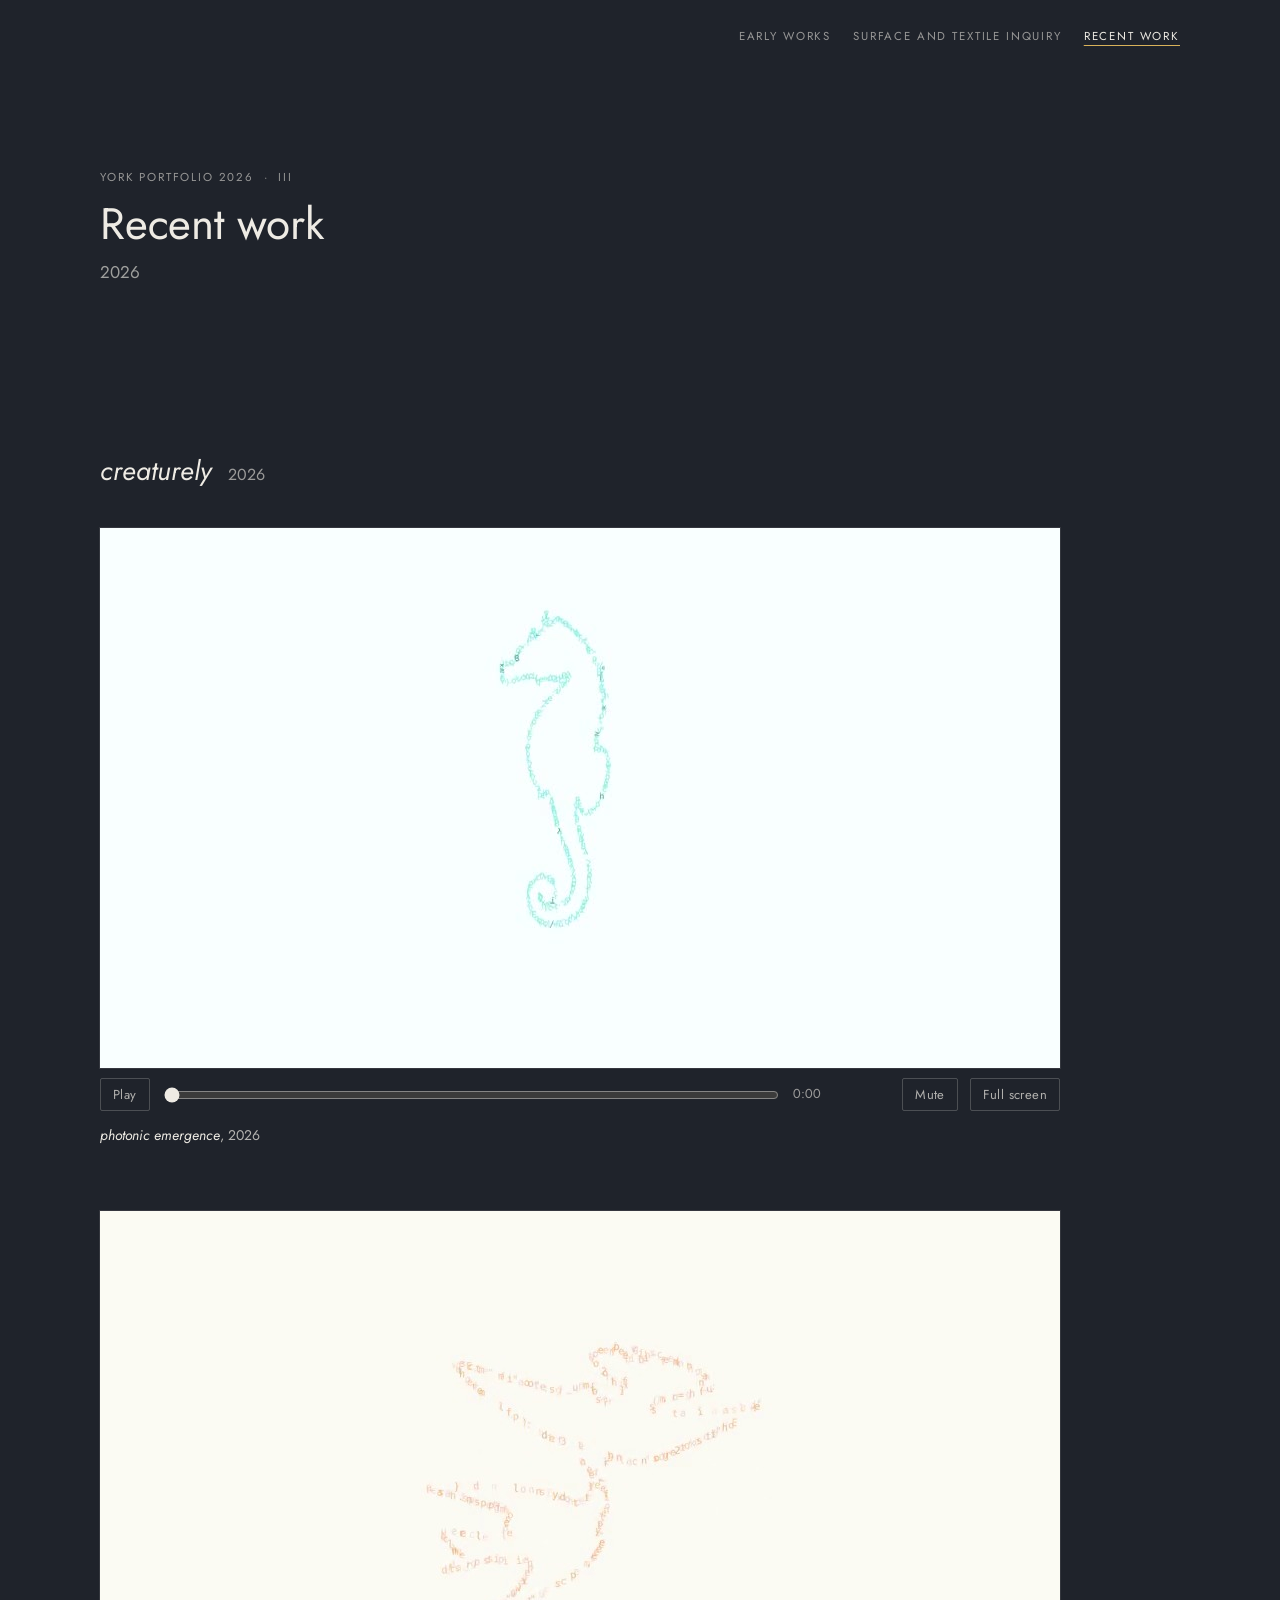
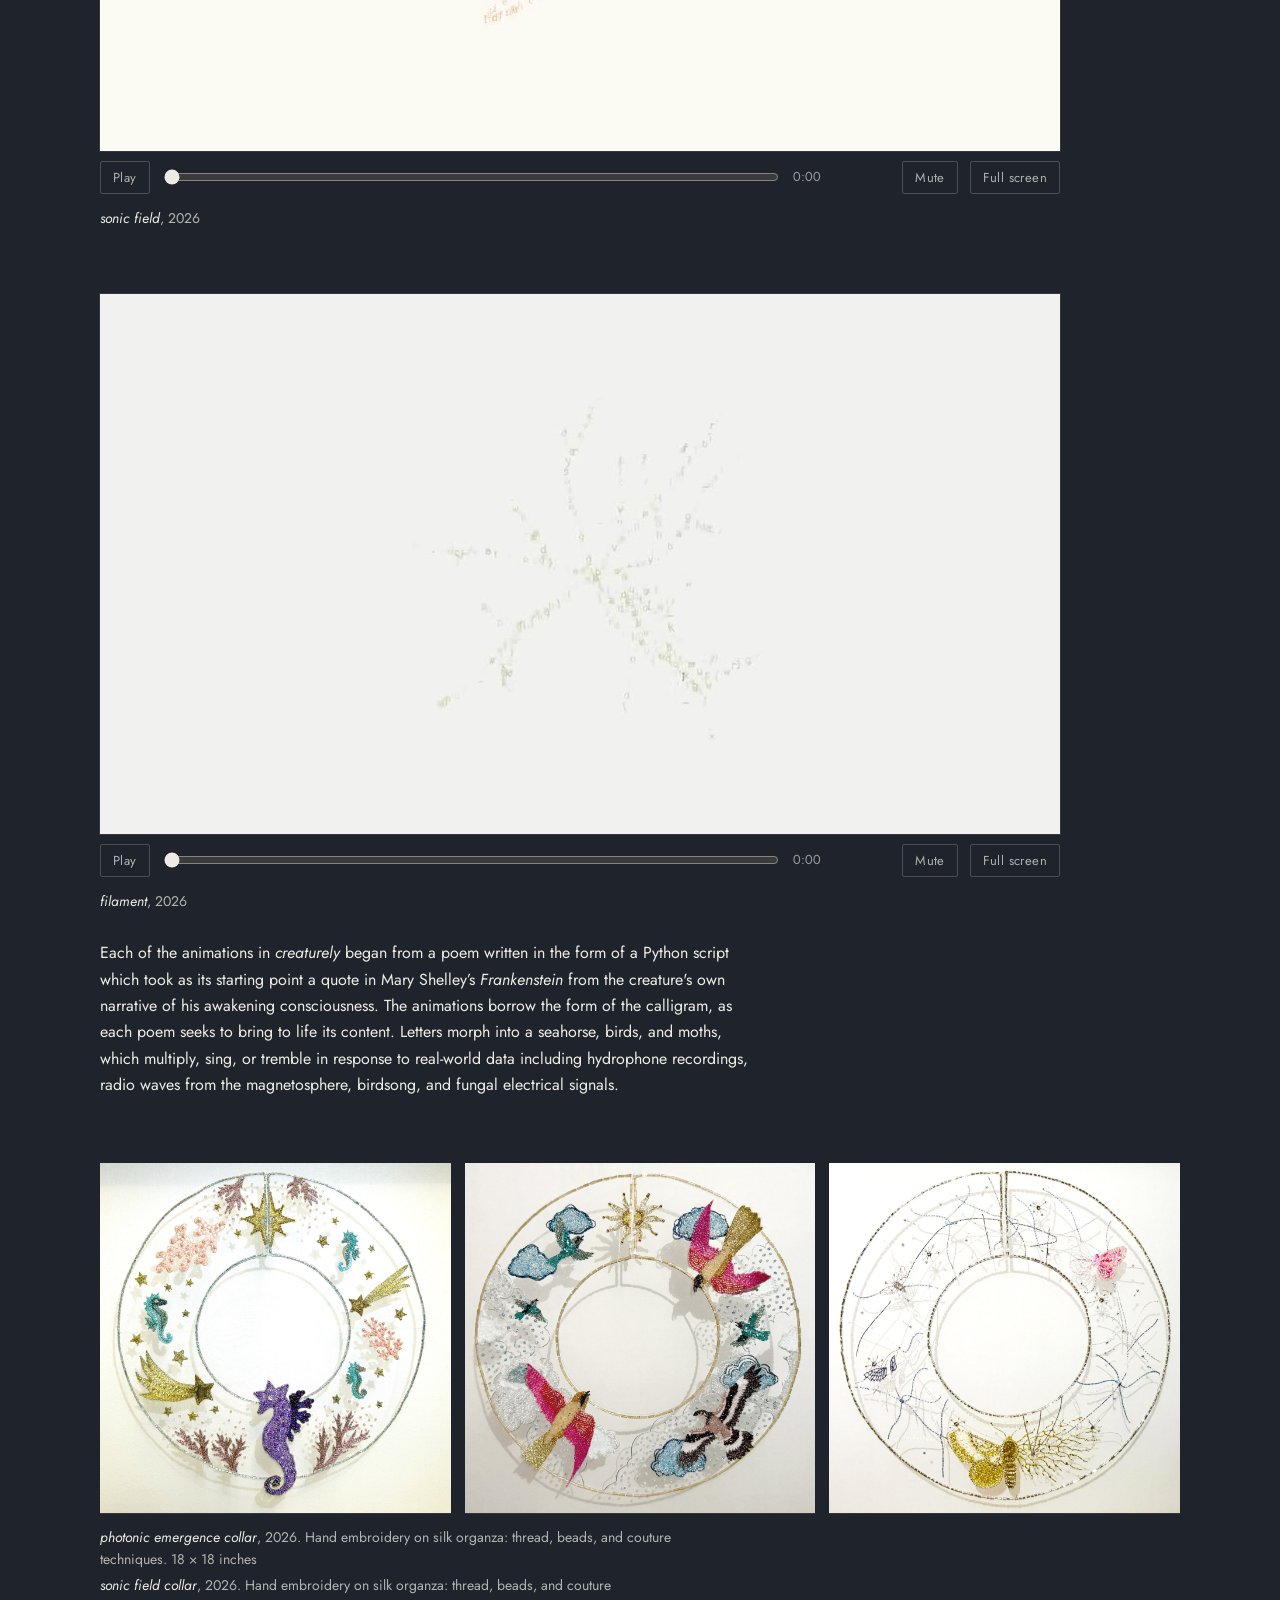
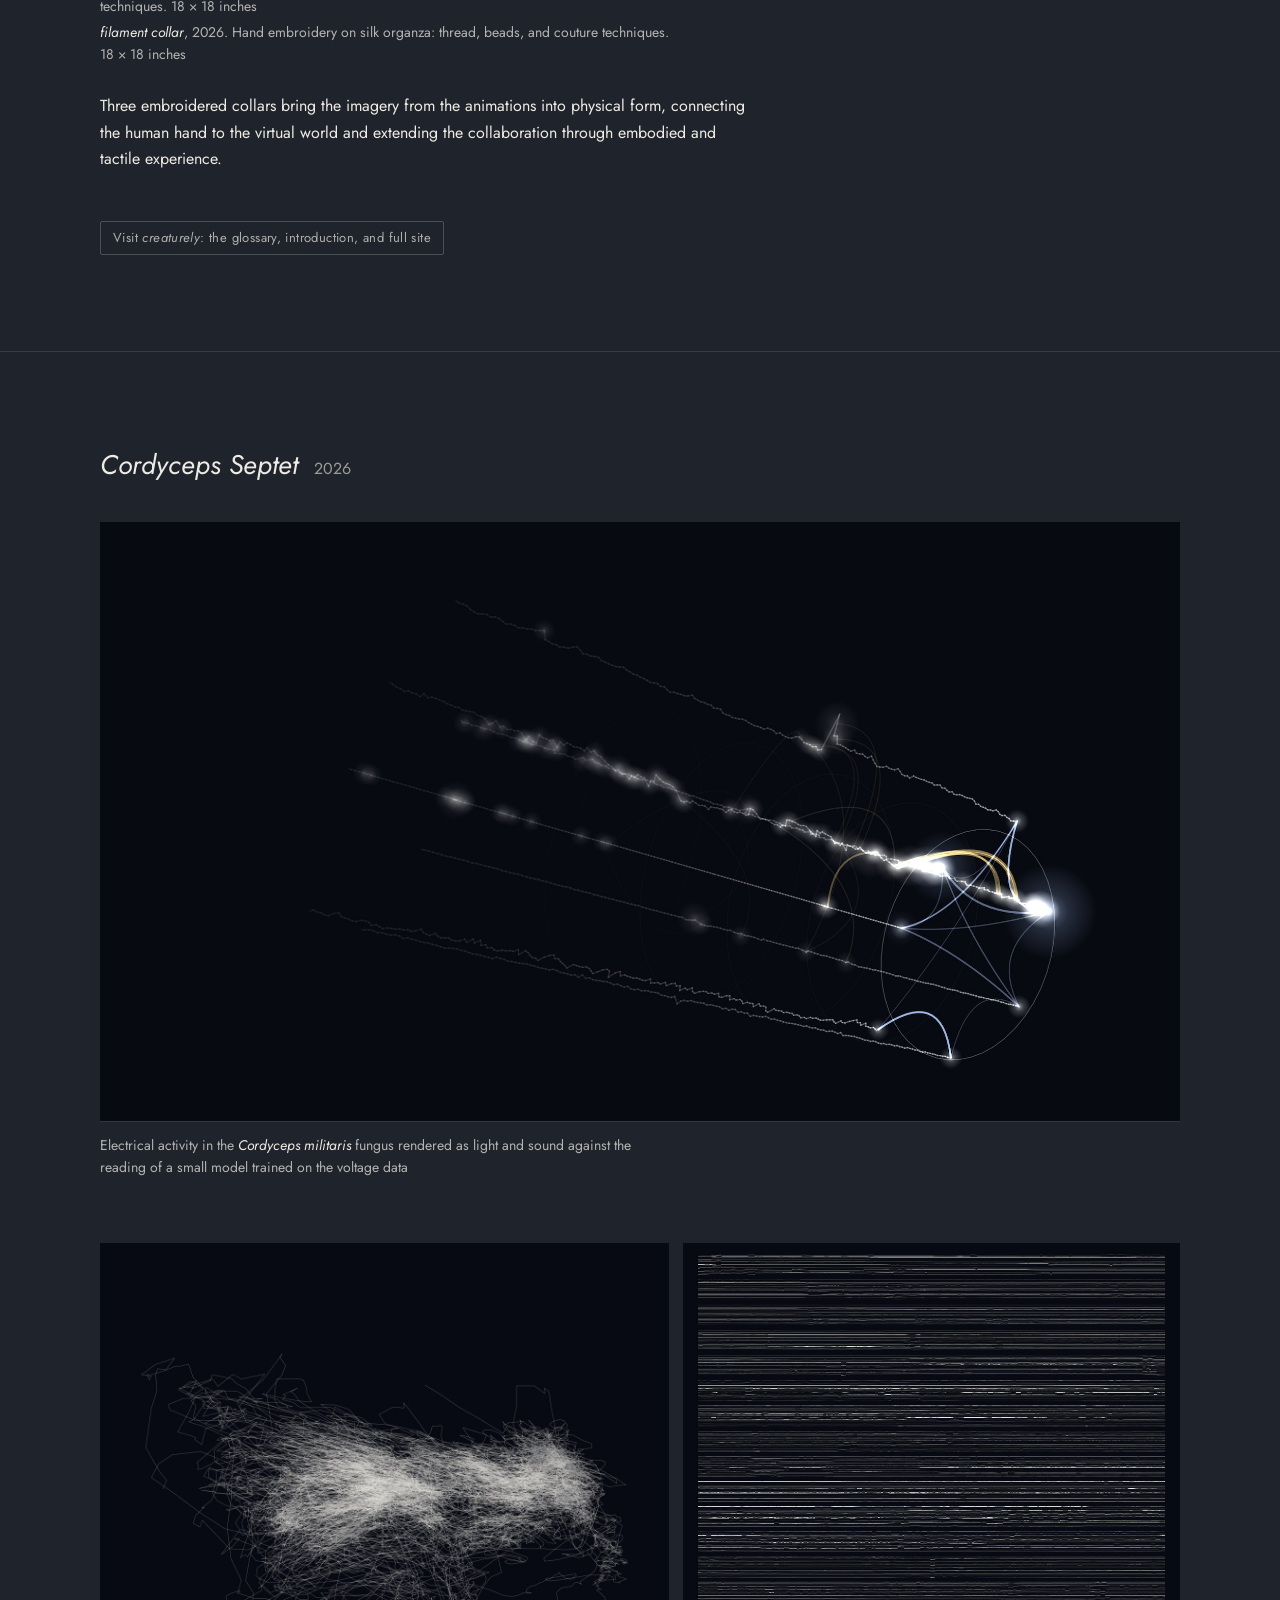
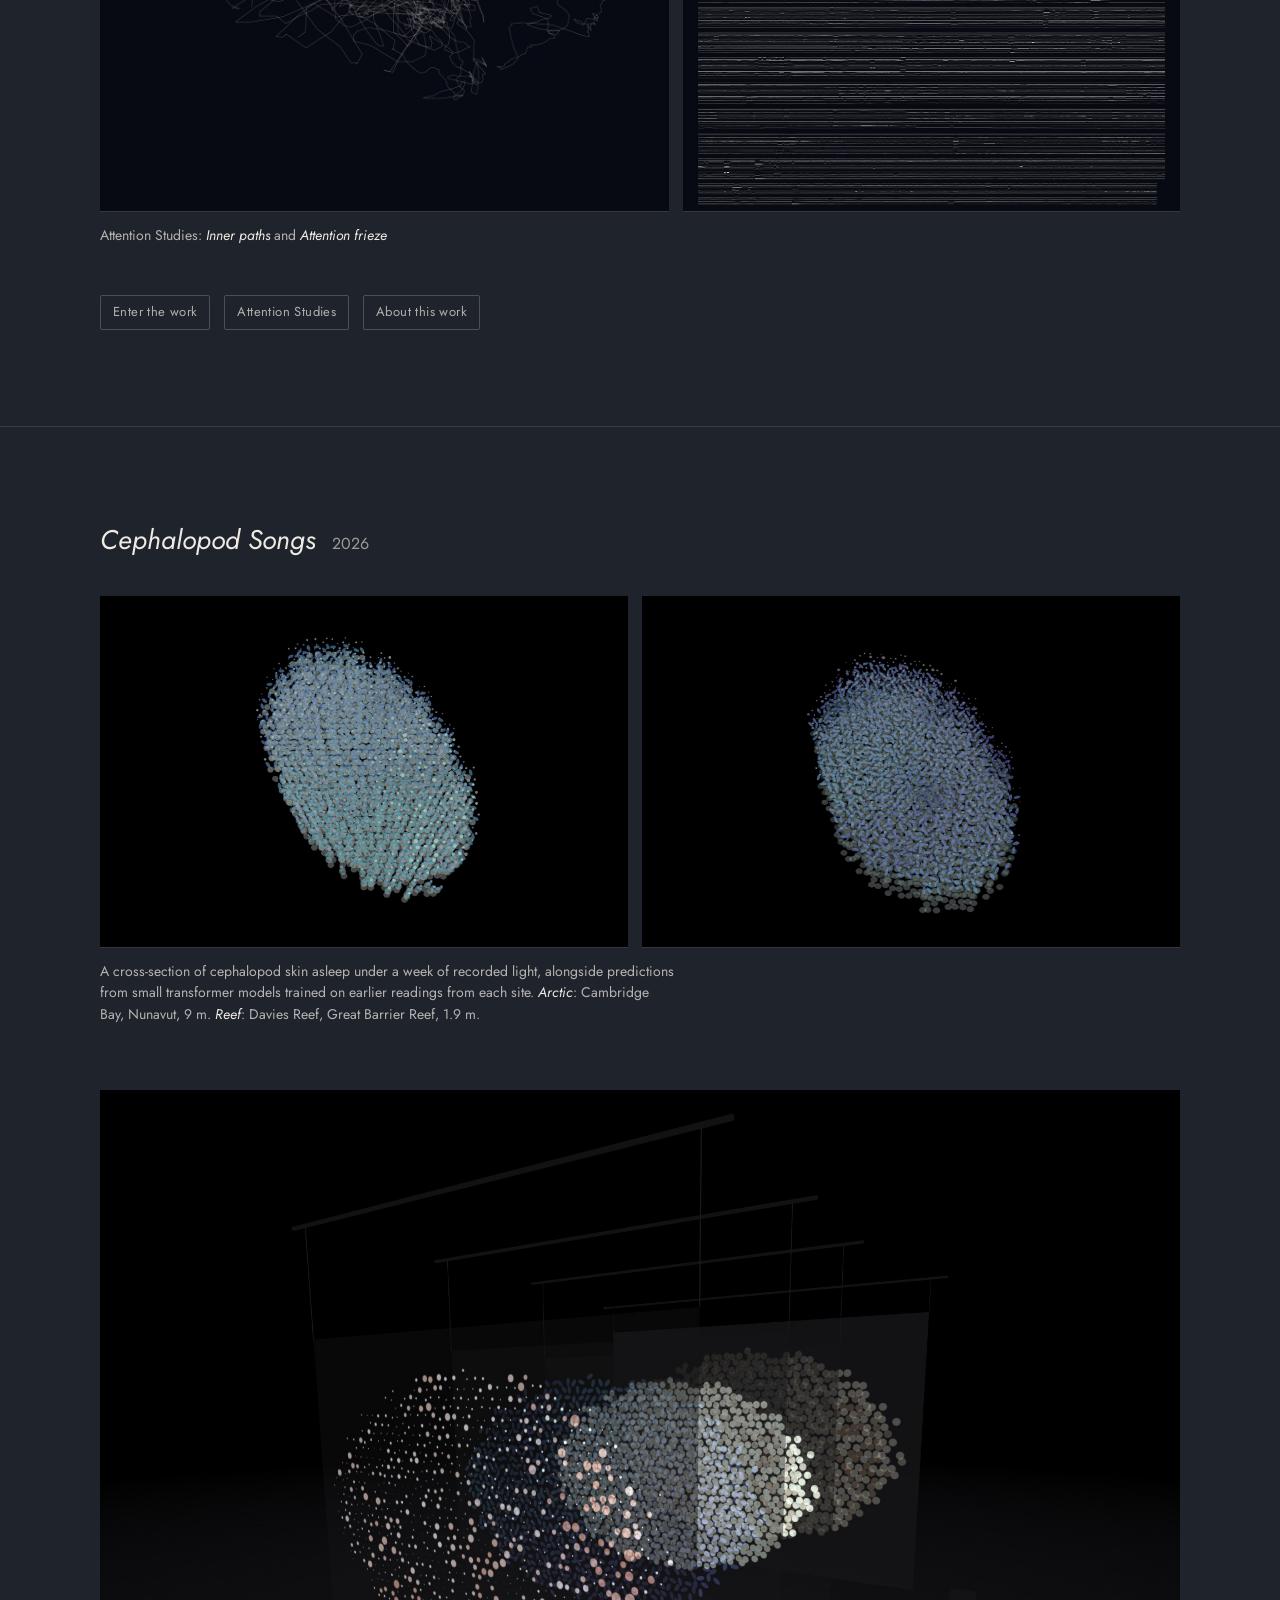
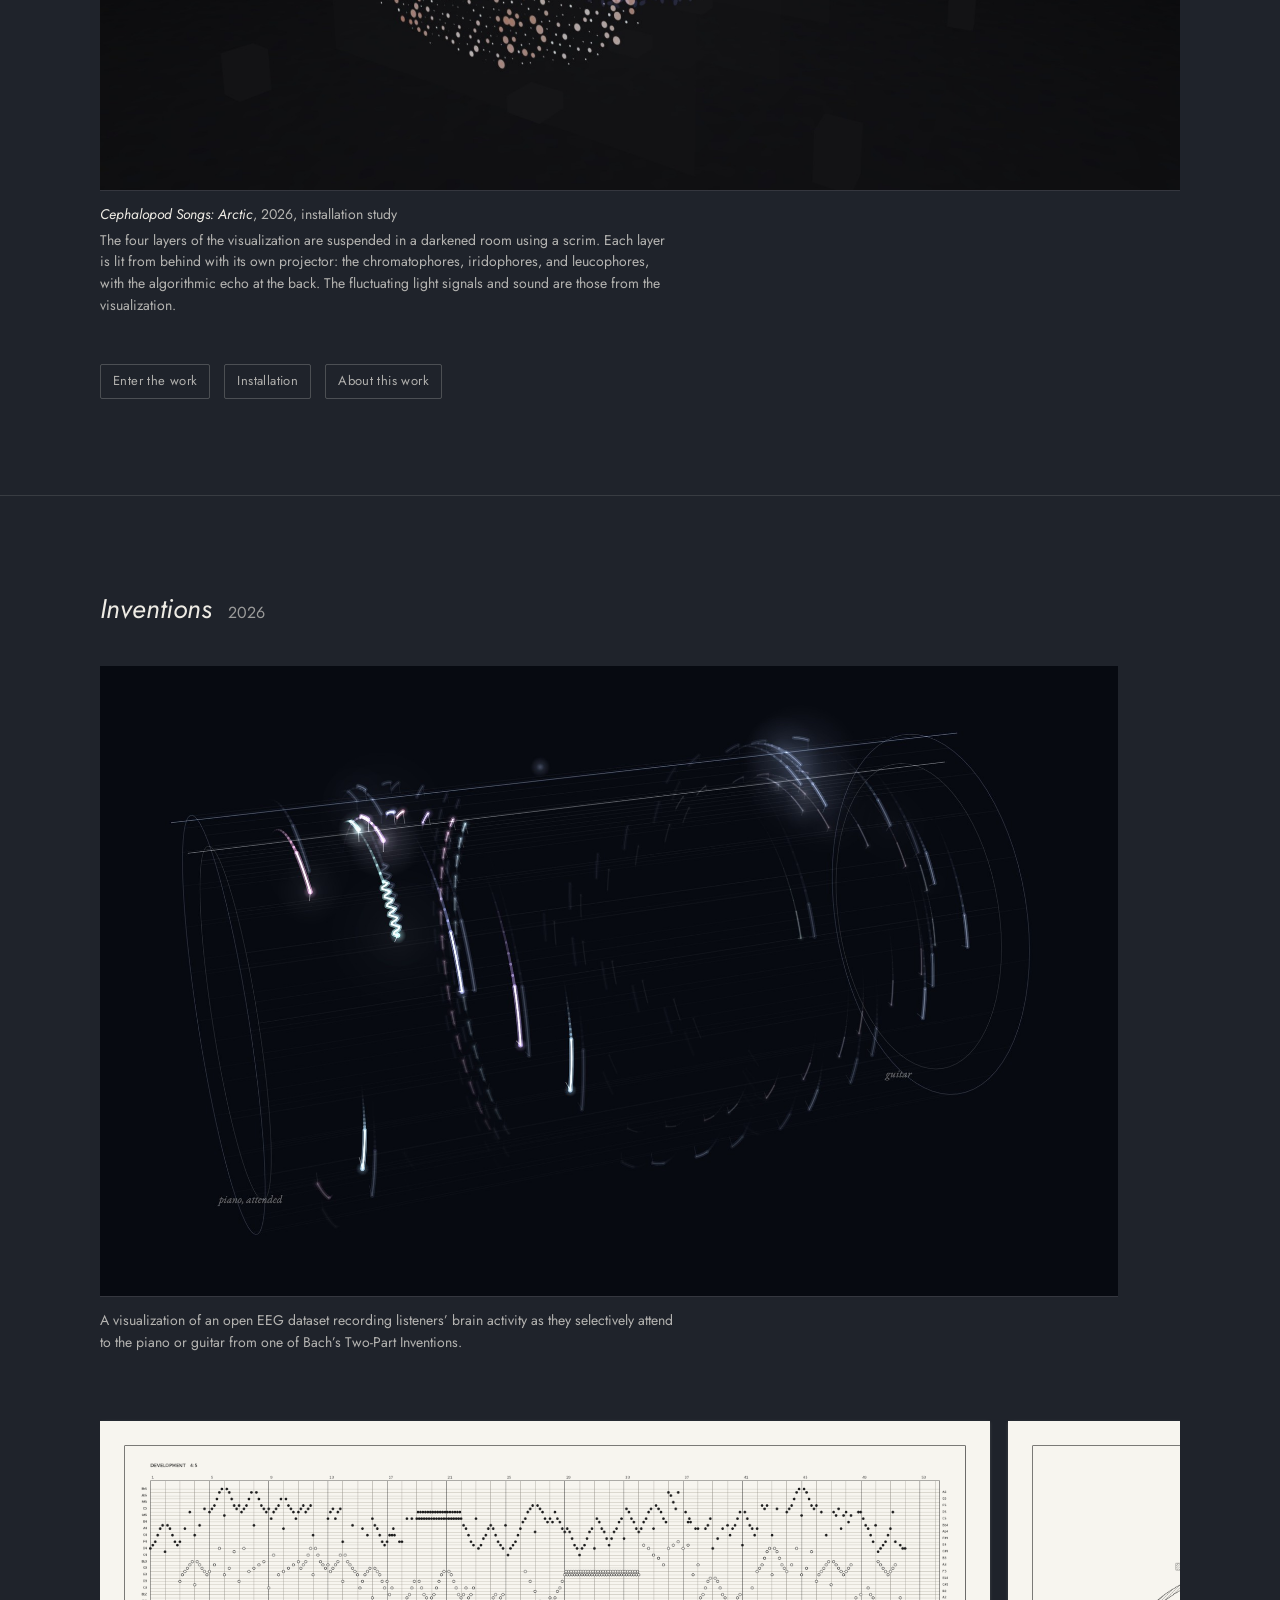
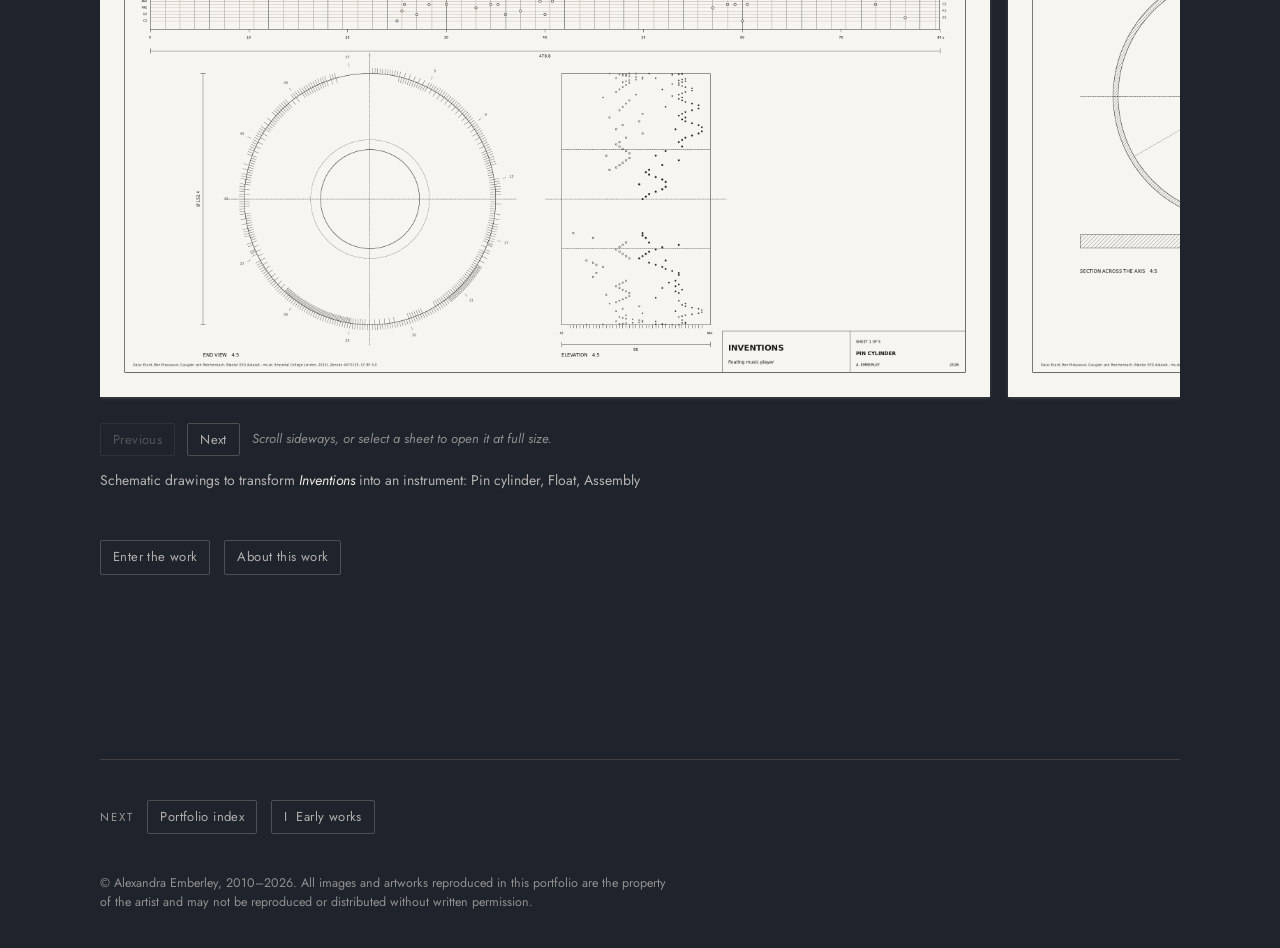
<file: recent-work.html>
<!DOCTYPE html>
<html lang="en">
<head>
<meta charset="utf-8">
<meta name="viewport" content="width=device-width, initial-scale=1, viewport-fit=cover">
<title>Recent work · Alexandra Emberley · York Portfolio 2026</title>
<link rel="preconnect" href="https://fonts.googleapis.com">
<link rel="preconnect" href="https://fonts.gstatic.com" crossorigin>
<link rel="stylesheet" href="https://fonts.googleapis.com/css2?family=Jost:ital,wght@0,400;0,500;1,400&display=swap">
<link rel="stylesheet" href="css/portfolio.css?v=york3">
</head>
<body class="dark">
<header class="band masthead" style="--ground:#1f232b;--ink:#eeebe4;--gilt:#d9b25a">
  <div class="inner">
    <nav aria-label="Portfolio sections">
      <ul class="sections">
        <li><a href="early-works.html">Early works</a></li>
        <li><a href="surface-and-textile-inquiry.html">Surface and textile inquiry</a></li>
        <li><a href="recent-work.html" aria-current="page">Recent work</a></li>
      </ul>
    </nav>
  </div>
</header>

<main>
  <section class="band opener" style="--ground:#1f232b;--ink:#eeebe4;--gilt:#d9b25a" aria-labelledby="section-title">
    <div class="inner">
      <span class="label">York Portfolio 2026 &nbsp;·&nbsp; III</span>
      <h1 id="section-title">Recent work</h1>
      <p class="dates">2026</p>
    </div>
  </section>

  <article class="band work" style="--ground:#1f232b;--ink:#eeebe4;--gilt:#d9b25a" aria-labelledby="w-creaturely">
    <div class="inner">
      <header class="work-head">
        <h2 id="w-creaturely">creaturely</h2>
        <p class="year">2026</p>
      </header>

      <figure class="plate">
        <div class="plate-media">
        <div class="player">
          <video class="film" src="media/creaturely-photonic-emergence.mp4" poster="media/creaturely-photonic-emergence-poster.jpg" width="960" height="540" playsinline preload="none" aria-label="photonic emergence: a poem in Python script whose letters gather into a seahorse."></video>
          <div class="player-controls">
            <button type="button" class="btn" data-act="play">Play</button>
            <input type="range" class="seek" min="0" max="1000" value="0" step="1" aria-label="Position in the film">
            <span class="time">0:00</span>
            <button type="button" class="btn" data-act="mute">Mute</button>
            <button type="button" class="btn" data-act="full">Full screen</button>
          </div>
        </div>
        </div>
        <figcaption><i>photonic emergence</i>, 2026</figcaption>
      </figure>

      <figure class="plate">
        <div class="plate-media">
        <div class="player">
          <video class="film" src="media/creaturely-sonic-field.mp4" poster="media/creaturely-sonic-field-poster.jpg" width="960" height="540" playsinline preload="none" aria-label="sonic field: a poem in Python script whose letters gather into birds."></video>
          <div class="player-controls">
            <button type="button" class="btn" data-act="play">Play</button>
            <input type="range" class="seek" min="0" max="1000" value="0" step="1" aria-label="Position in the film">
            <span class="time">0:00</span>
            <button type="button" class="btn" data-act="mute">Mute</button>
            <button type="button" class="btn" data-act="full">Full screen</button>
          </div>
        </div>
        </div>
        <figcaption><i>sonic field</i>, 2026</figcaption>
      </figure>

      <figure class="plate">
        <div class="plate-media">
        <div class="player">
          <video class="film" src="media/creaturely-filament.mp4" poster="media/creaturely-filament-poster.jpg" width="960" height="540" playsinline preload="none" aria-label="filament: a poem in Python script whose letters gather into moths and mycelium."></video>
          <div class="player-controls">
            <button type="button" class="btn" data-act="play">Play</button>
            <input type="range" class="seek" min="0" max="1000" value="0" step="1" aria-label="Position in the film">
            <span class="time">0:00</span>
            <button type="button" class="btn" data-act="mute">Mute</button>
            <button type="button" class="btn" data-act="full">Full screen</button>
          </div>
        </div>
        </div>
        <figcaption><i>filament</i>, 2026</figcaption>
      </figure>
      <p class="note">Each of the animations in <i>creaturely</i> began from a poem written in the form of a Python script which took as its starting point a quote in Mary Shelley’s <i>Frankenstein</i> from the creature's own narrative of his awakening consciousness. The animations borrow the form of the calligram, as each poem seeks to bring to life its content. Letters morph into a seahorse, birds, and moths, which multiply, sing, or tremble in response to real-world data including hydrophone recordings, radio waves from the magnetosphere, birdsong, and fungal electrical signals.</p>

      <figure class="plate">
        <div class="plate-media">
        <div class="row" style="--mw:3628px;--sum:3.000;--gaps:28px">
          <img src="images/recent/creaturely-collar-photonic-emergence.jpg" width="1200" height="1200" style="--ar:1.000"
             alt="The photonic emergence collar: a hand-embroidered collar on silk organza with a purple seahorse, blue creatures and pale coral forms.">
          <img src="images/recent/creaturely-collar-sonic-field.jpg" width="1200" height="1200" style="--ar:1.000"
             alt="The sonic field collar: a hand-embroidered collar on silk organza with birds in thread and beads.">
          <img src="images/recent/creaturely-collar-filament.jpg" width="1200" height="1200" style="--ar:1.000"
             alt="The filament collar: a hand-embroidered collar on silk organza with moths and fine mycelial lines.">
        </div>
        </div>
        <figcaption><span class="line"><i>photonic emergence collar</i>, 2026. Hand embroidery on silk organza: thread, beads, and couture techniques. 18 × 18 inches</span><span class="line"><i>sonic field collar</i>, 2026. Hand embroidery on silk organza: thread, beads, and couture techniques. 18 × 18 inches</span><span class="line"><i>filament collar</i>, 2026. Hand embroidery on silk organza: thread, beads, and couture techniques. 18 × 18 inches</span></figcaption>
      </figure>
      <p class="note">Three embroidered collars bring the imagery from the animations into physical form, connecting the human hand to the virtual world and extending the collaboration through embodied and tactile experience.</p>
      <div class="next work-links">
        <a class="btn" href="https://alexandrae2026.github.io/creaturely/" target="_blank" rel="noopener">Visit <i>creaturely</i>: the glossary, introduction, and full site</a>
      </div>
    </div>
  </article>

  <article class="band work" style="--ground:#1f232b;--ink:#eeebe4;--gilt:#d9b25a" aria-labelledby="w-cordyceps">
    <div class="inner">
      <header class="work-head">
        <h2 id="w-cordyceps">Cordyceps Septet</h2>
        <p class="year">2026</p>
      </header>

      <figure class="plate">
        <div class="plate-media">
        <img src="images/recent/cordyceps-septet-wide.jpg" width="2120" height="1176"
             alt="Seven lines of light streaking across a dark field like a comet, with gold arcs joining channels that spike together and blue threads of the model&#x27;s attention.">
        </div>
        <figcaption>Electrical activity in the <i>Cordyceps militaris</i> fungus rendered as light and sound against the reading of a small model trained on the voltage data</figcaption>
      </figure>

      <figure class="plate">
        <div class="plate-media">
        <div class="row" style="--mw:2264px;--sum:1.875;--gaps:14px">
          <img src="images/recent/cordyceps-inner-paths.jpg" width="1200" height="1200" style="--ar:1.000"
             alt="Thousands of fine pale lines tangled into a long cloud on a dark ground, densest along its centre and loosening into single wandering lines at the edges.">
          <img src="images/recent/cordyceps-attention-frieze.jpg" width="1820" height="2080" style="--ar:0.875"
             alt="Fine horizontal stripes of light and dark on a dark ground, grouped in bands from top to bottom, like a woven textile.">
        </div>
        </div>
        <figcaption>Attention Studies: <i>Inner paths</i> and <i>Attention frieze</i></figcaption>
      </figure>
      <div class="next work-links">
        <a class="btn" href="cordyceps-septet.html">Enter the work</a>
        <a class="btn" href="cordyceps-septet.html#studies">Attention Studies</a>
        <a class="btn" href="cordyceps-septet.html#about">About this work</a>
      </div>
    </div>
  </article>

  <article class="band work" style="--ground:#1f232b;--ink:#eeebe4;--gilt:#d9b25a" aria-labelledby="w-cephalopod-song">
    <div class="inner">
      <header class="work-head">
        <h2 id="w-cephalopod-song">Cephalopod Songs</h2>
        <p class="year">2026</p>
      </header>

      <figure class="plate">
        <div class="plate-media">
        <div class="row" style="--mw:3187px;--sum:3.042;--gaps:14px">
          <img src="images/recent/cephalopod-song-arctic.jpg" width="1600" height="1061" style="--ar:1.508"
             alt="A slab of cephalopod skin seen in section at night in a green dream, dim and blue-green.">
          <img src="images/recent/cephalopod-song-reef.jpg" width="1600" height="1043" style="--ar:1.534"
             alt="The same skin under daylight: pale discs over blue plates over white.">
        </div>
        </div>
        <figcaption>A cross-section of cephalopod skin asleep under a week of recorded light, alongside predictions from small transformer models trained on earlier readings from each site. <i>Arctic</i>: Cambridge Bay, Nunavut, 9 m. <i>Reef</i>: Davies Reef, Great Barrier Reef, 1.9 m.</figcaption>
      </figure>
      <figure class="plate">
        <div class="plate-media">
        <a class="capped" href="cephalopod-song-arctic-projection.html"><img src="images/recent/cephalopod-song-installation.jpg" width="1944" height="1260"
             alt="A dark room seen from one side: four translucent layers hang one behind another from rails, each lit with one layer of the cephalopod’s skin as discs and dots of pink, blue, white and grey light."></a>
        </div>
        <figcaption><span class="line"><i>Cephalopod Songs: Arctic</i>, 2026, installation study</span><span class="line">The four layers of the visualization are suspended in a darkened room using a scrim. Each layer is lit from behind with its own projector: the chromatophores, iridophores, and leucophores, with the algorithmic echo at the back. The fluctuating light signals and sound are those from the visualization.</span></figcaption>
      </figure>
      <div class="next work-links">
        <a class="btn" href="cephalopod-song.html">Enter the work</a>
        <a class="btn" href="cephalopod-song-arctic-projection.html">Installation</a>
        <a class="btn" href="cephalopod-song.html#about">About this work</a>
      </div>
    </div>
  </article>

  <article class="band work" style="--ground:#1f232b;--ink:#eeebe4;--gilt:#d9b25a" aria-labelledby="w-inventions">
    <div class="inner">
      <header class="work-head">
        <h2 id="w-inventions">Inventions</h2>
        <p class="year">2026</p>
      </header>

      <figure class="plate">
        <div class="plate-media">
        <img src="inventions/inventions-still.jpg" width="2000" height="1238"
             alt="A cylinder drawn in fine lines of light on a dark ground, turning in space, with short bright arcs for the notes and the labels piano, attended and guitar at its two ends.">
        </div>
        <figcaption>A visualization of an open EEG dataset recording listeners’ brain activity as they selectively attend to the piano or guitar from one of Bach’s Two-Part Inventions.</figcaption>
      </figure>

      <figure class="plate">
        <div class="plate-media">
        <div class="book">
          <div class="pages" tabindex="0" role="region" aria-label="Inventions, three sheets of schematic drawings. Scroll sideways.">
          <a class="page" href="inventions/inventions-sheet-1-pin-cylinder.png" target="_blank" rel="noopener"><img src="inventions/inventions-sheet-1-pin-cylinder.png" width="2550" height="1650" style="--ar:1.5455;--h:1650px" loading="lazy" alt="Drawing sheet 1 of 5, Pin cylinder: the development of the cylinder with a pin for every note, an end view, and an elevation."></a>
          <a class="page" href="inventions/inventions-sheet-3-float.png" target="_blank" rel="noopener"><img src="inventions/inventions-sheet-3-float.png" width="2550" height="1650" style="--ar:1.5455;--h:1650px" loading="lazy" alt="Drawing sheet 3 of 5, Float: a section across the axis of the cylinder, with the lift programs for the listener and the ghost sleeve."></a>
          <a class="page" href="inventions/inventions-sheet-4-assembly.png" target="_blank" rel="noopener"><img src="inventions/inventions-sheet-4-assembly.png" width="2550" height="1650" style="--ar:1.5455;--h:1650px" loading="lazy" alt="Drawing sheet 4 of 5, Assembly: an exploded view of the cylinders, comb, end frames, and base."></a>
          </div>
          <div class="book-controls">
            <button type="button" class="btn" data-turn="-1">Previous</button>
            <button type="button" class="btn" data-turn="1">Next</button>
            <span class="hint">Scroll sideways, or select a sheet to open it at full size.</span>
          </div>
        </div>
        </div>
        <figcaption>Schematic drawings to transform <i>Inventions</i> into an instrument: Pin cylinder, Float, Assembly</figcaption>
      </figure>
      <div class="next work-links">
        <a class="btn" href="inventions.html">Enter the work</a>
        <a class="btn" href="inventions.html#about">About this work</a>
      </div>
    </div>
  </article>
</main>

<footer class="band close" style="--ground:#1f232b;--ink:#eeebe4;--gilt:#d9b25a">
  <div class="inner">
    <div class="next">
      <span class="label">Next</span>
      <a class="btn" href="index.html">Portfolio index</a>
      <a class="btn" href="early-works.html">I &nbsp;Early works</a>
    </div>
    <p class="rights">© Alexandra Emberley, 2010–2026. All images and artworks reproduced in this portfolio are the property of the artist and may not be reproduced or distributed without written permission.</p>
  </div>
</footer>
<script>
document.querySelectorAll('.book').forEach(function (book) {
  var strip = book.querySelector('.pages');
  var items = Array.prototype.slice.call(strip.querySelectorAll('.page'));
  var prev = book.querySelector('[data-turn="-1"]'), next = book.querySelector('[data-turn="1"]');
  function lefts() {  // where each page starts, measured inside the strip
    var base = strip.getBoundingClientRect().left - strip.scrollLeft;
    return items.map(function (it) { return it.getBoundingClientRect().left - base; });
  }
  function ends() {
    var max = strip.scrollWidth - strip.clientWidth;
    prev.disabled = strip.scrollLeft <= 2;
    next.disabled = strip.scrollLeft >= max - 2;
  }
  function turn(dir) {
    var x = strip.scrollLeft, max = strip.scrollWidth - strip.clientWidth, pos = lefts(), to;
    if (dir > 0) { to = pos.find(function (l) { return l > x + 4; }); if (to === undefined || to > max) to = max; }
    else { to = 0; pos.forEach(function (l) { if (l < x - 4) to = l; }); }
    strip.style.scrollSnapType = 'none';
    strip.scrollTo({ left: to, behavior: 'smooth' });
    clearTimeout(strip._snap);
    strip._snap = setTimeout(function () { strip.style.scrollSnapType = ''; ends(); }, 700);
  }
  prev.addEventListener('click', function () { turn(-1); });
  next.addEventListener('click', function () { turn(1); });
  strip.addEventListener('scroll', ends, { passive: true });
  window.addEventListener('resize', ends);
  window.addEventListener('load', ends);
  ends();
});
</script>
<script>
document.querySelectorAll('.player').forEach(function (p) {
  var v = p.querySelector('video'), play = p.querySelector('[data-act="play"]'),
      mute = p.querySelector('[data-act="mute"]'), full = p.querySelector('[data-act="full"]'),
      seek = p.querySelector('.seek'), time = p.querySelector('.time'), dragging = false;
  function fmt(t) { t = Math.max(0, Math.floor(t || 0)); return Math.floor(t / 60) + ':' + ('0' + t % 60).slice(-2); }
  function show() {
    time.textContent = fmt(v.currentTime) + (isFinite(v.duration) ? ' / ' + fmt(v.duration) : '');
    if (!dragging && isFinite(v.duration) && v.duration > 0) seek.value = Math.round(1000 * v.currentTime / v.duration);
  }
  function toggle() { if (v.paused) { v.play().catch(function () {}); } else { v.pause(); } }
  play.addEventListener('click', toggle);
  v.addEventListener('click', toggle);
  v.addEventListener('play', function () { play.textContent = 'Pause'; });
  v.addEventListener('pause', function () { play.textContent = 'Play'; });
  v.addEventListener('ended', function () { play.textContent = 'Play'; });
  v.addEventListener('timeupdate', show);
  v.addEventListener('loadedmetadata', show);
  seek.addEventListener('input', function () {
    dragging = true;
    if (v.readyState === 0) { v.load(); }
    var go = function () { if (isFinite(v.duration)) v.currentTime = v.duration * seek.value / 1000; };
    if (isFinite(v.duration)) go(); else v.addEventListener('loadedmetadata', go, { once: true });
  });
  seek.addEventListener('change', function () { dragging = false; });
  mute.addEventListener('click', function () { v.muted = !v.muted; mute.textContent = v.muted ? 'Sound on' : 'Mute'; });
  full.addEventListener('click', function () {
    // full screen keeps this plain control row (the browser's own player would add its grey control bar)
    if (document.fullscreenElement) { document.exitFullscreen(); return; }
    if (p.requestFullscreen) { p.requestFullscreen().catch(function () {}); }
    else if (p.webkitRequestFullscreen) { p.webkitRequestFullscreen(); }
    else if (v.webkitEnterFullscreen) { v.webkitEnterFullscreen(); }  // iPhone only offers its own player
  });
});
</script>
<!-- Statcounter -->
<script>var sc_project=13358656; var sc_invisible=1; var sc_security="503b06b8";</script>
<script src="https://www.statcounter.com/counter/counter.js" async></script>
<noscript><div class="statcounter"><a title="Web Analytics Made Easy - Statcounter" href="https://statcounter.com/" target="_blank"><img class="statcounter" src="https://c.statcounter.com/13358656/0/503b06b8/1/" alt="Web Analytics Made Easy - Statcounter" referrerPolicy="no-referrer-when-downgrade"></a></div></noscript>
</body>
</html>
</file>
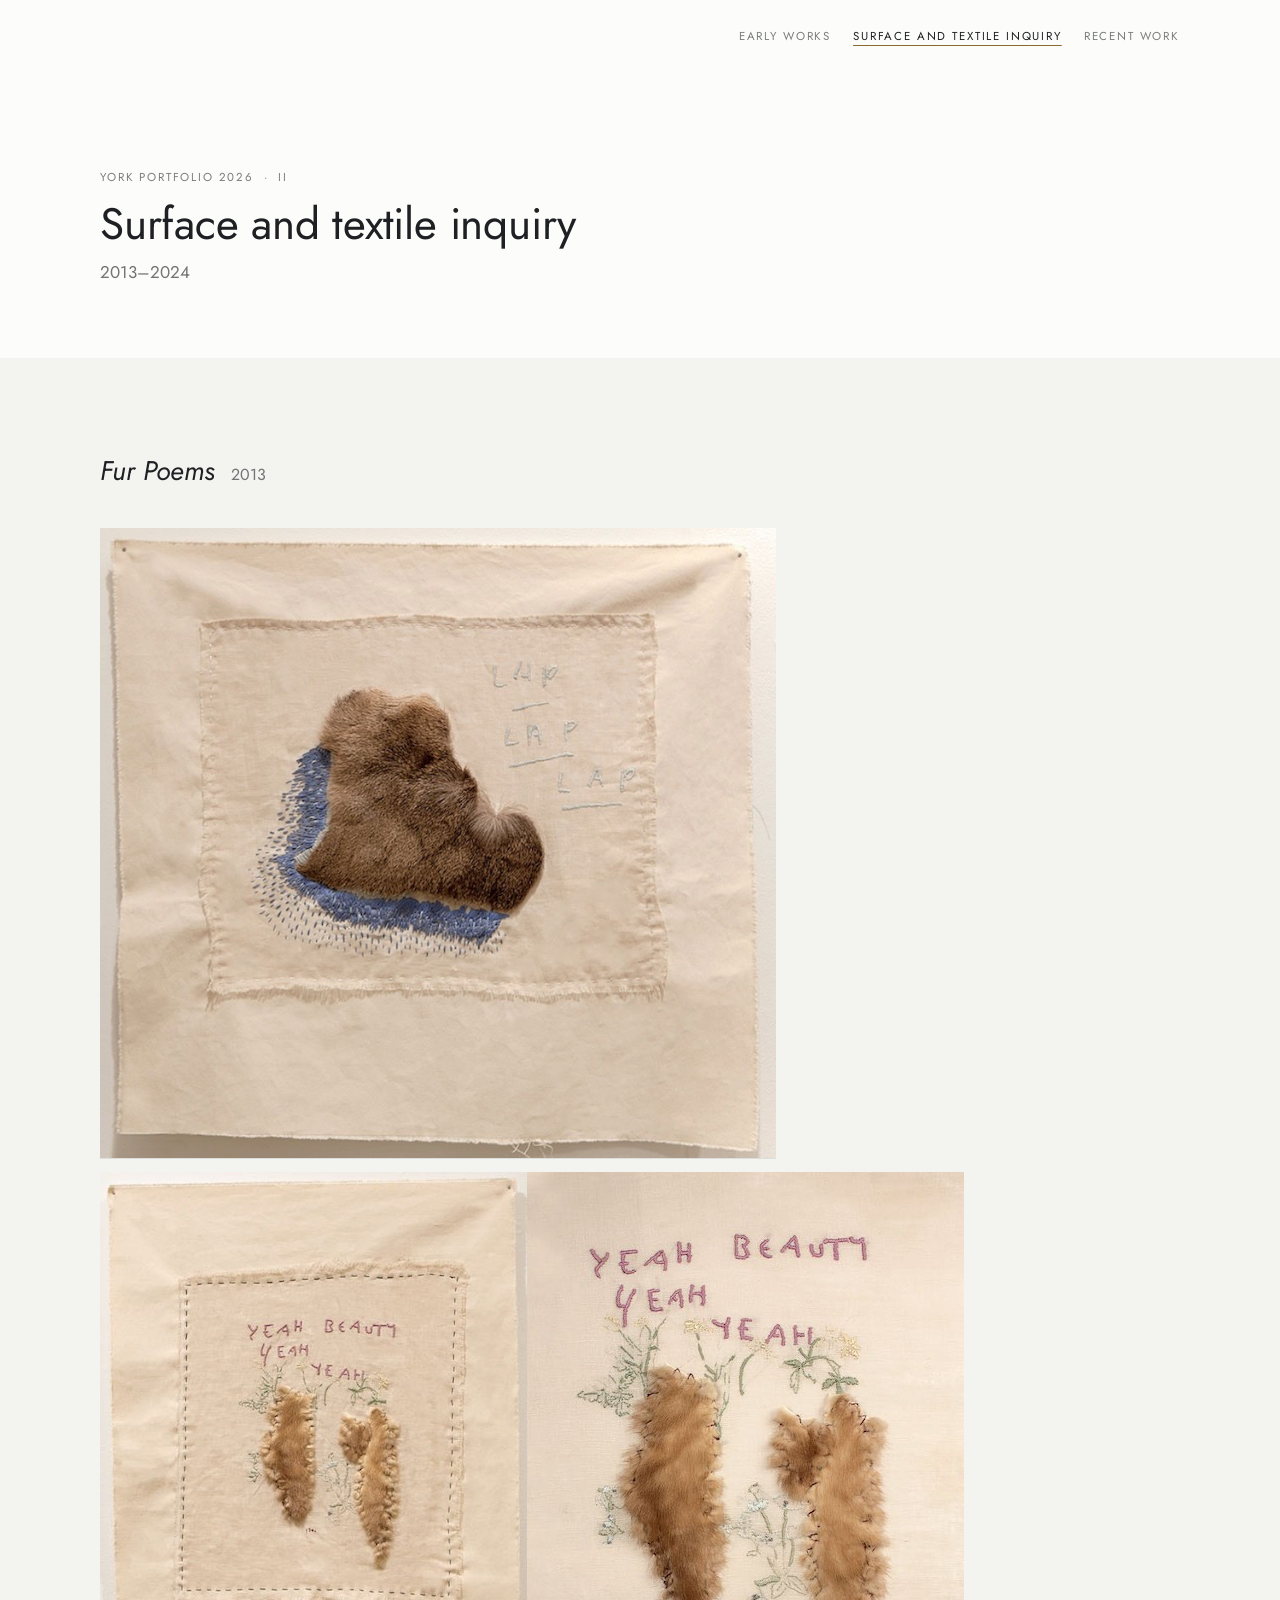
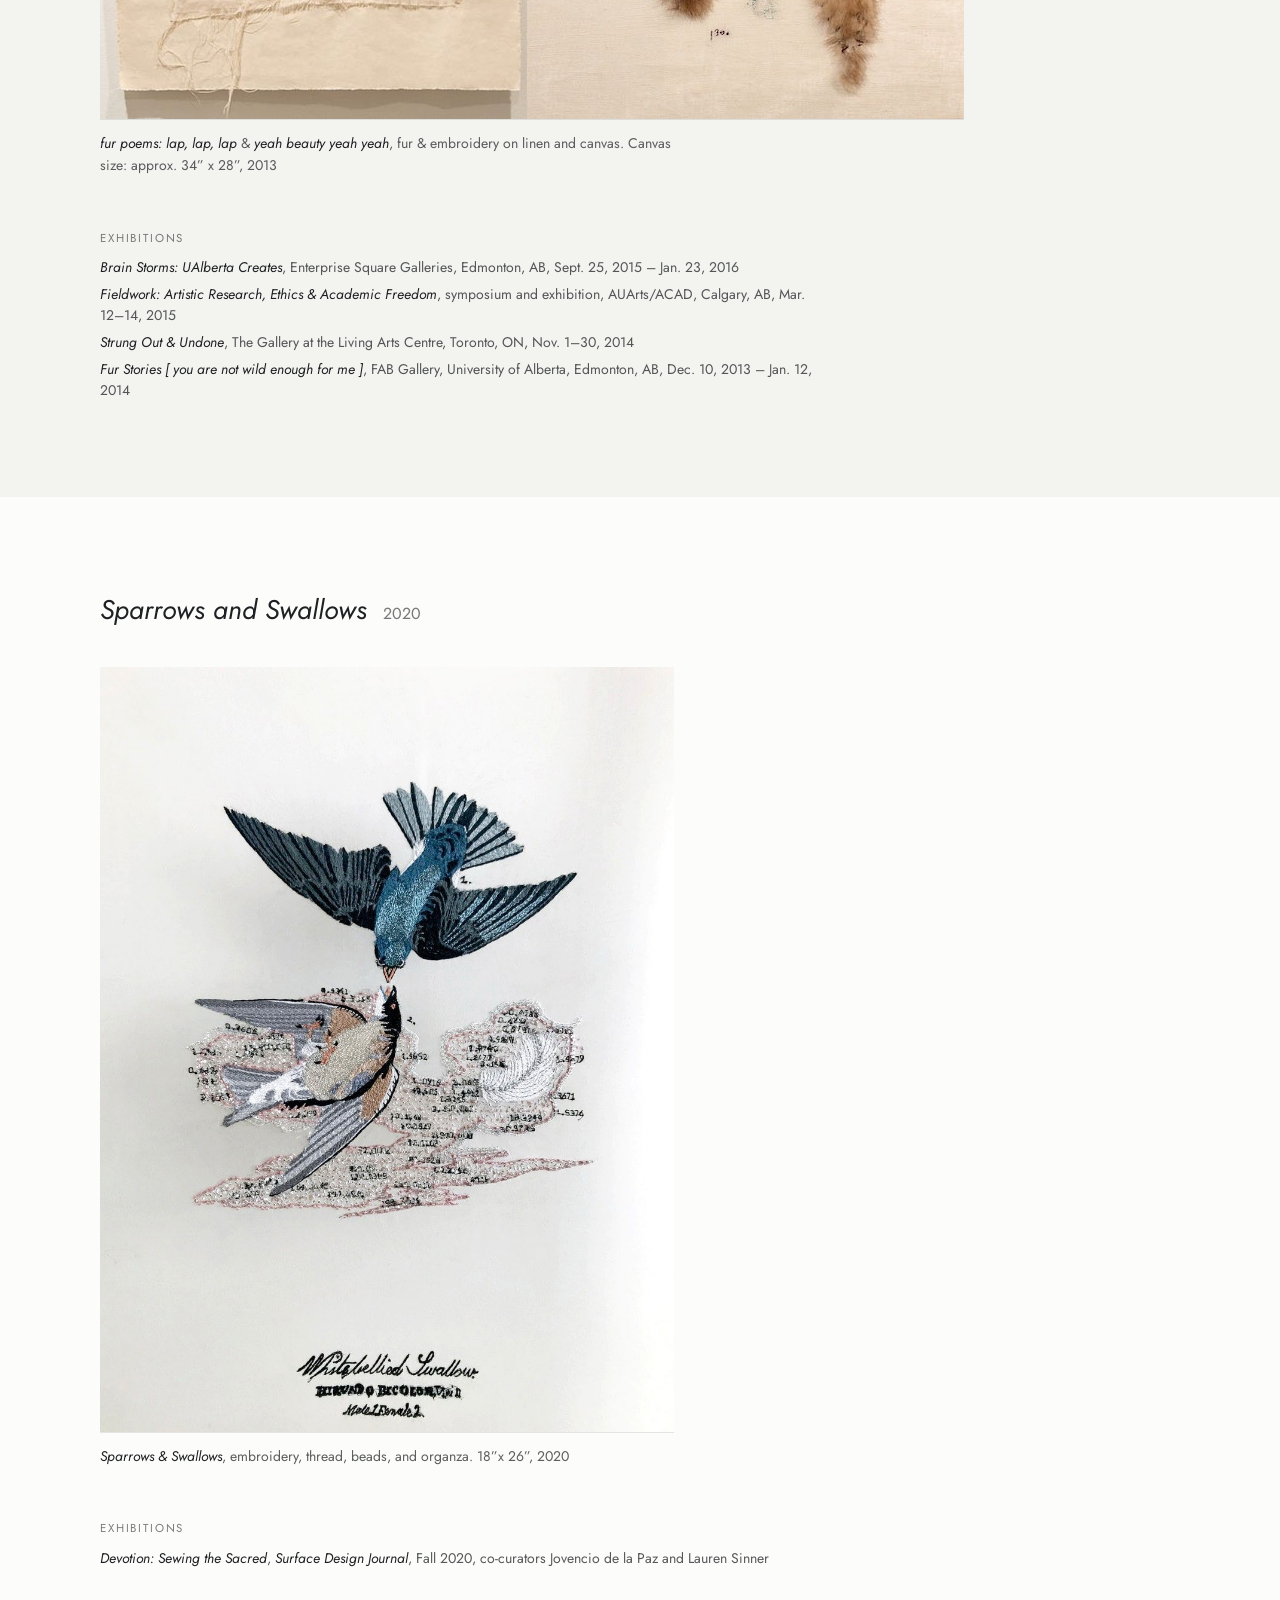
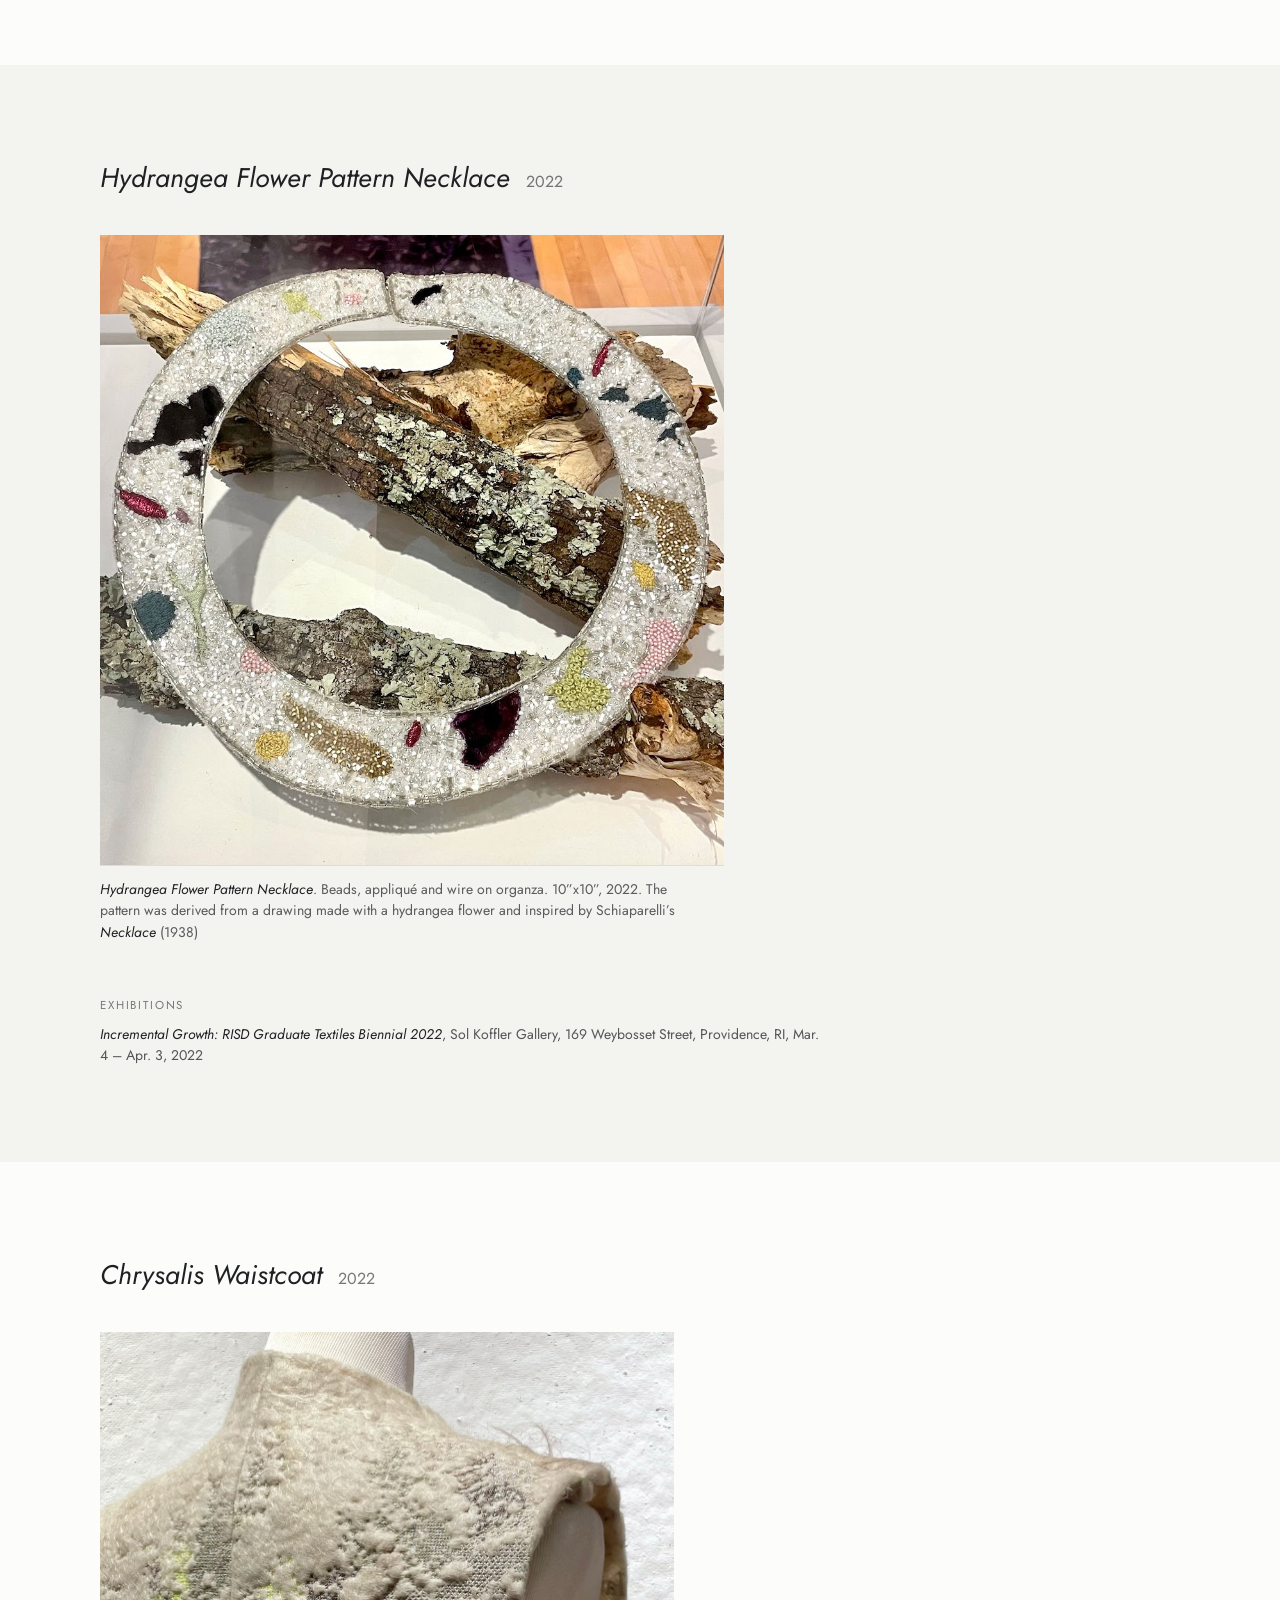
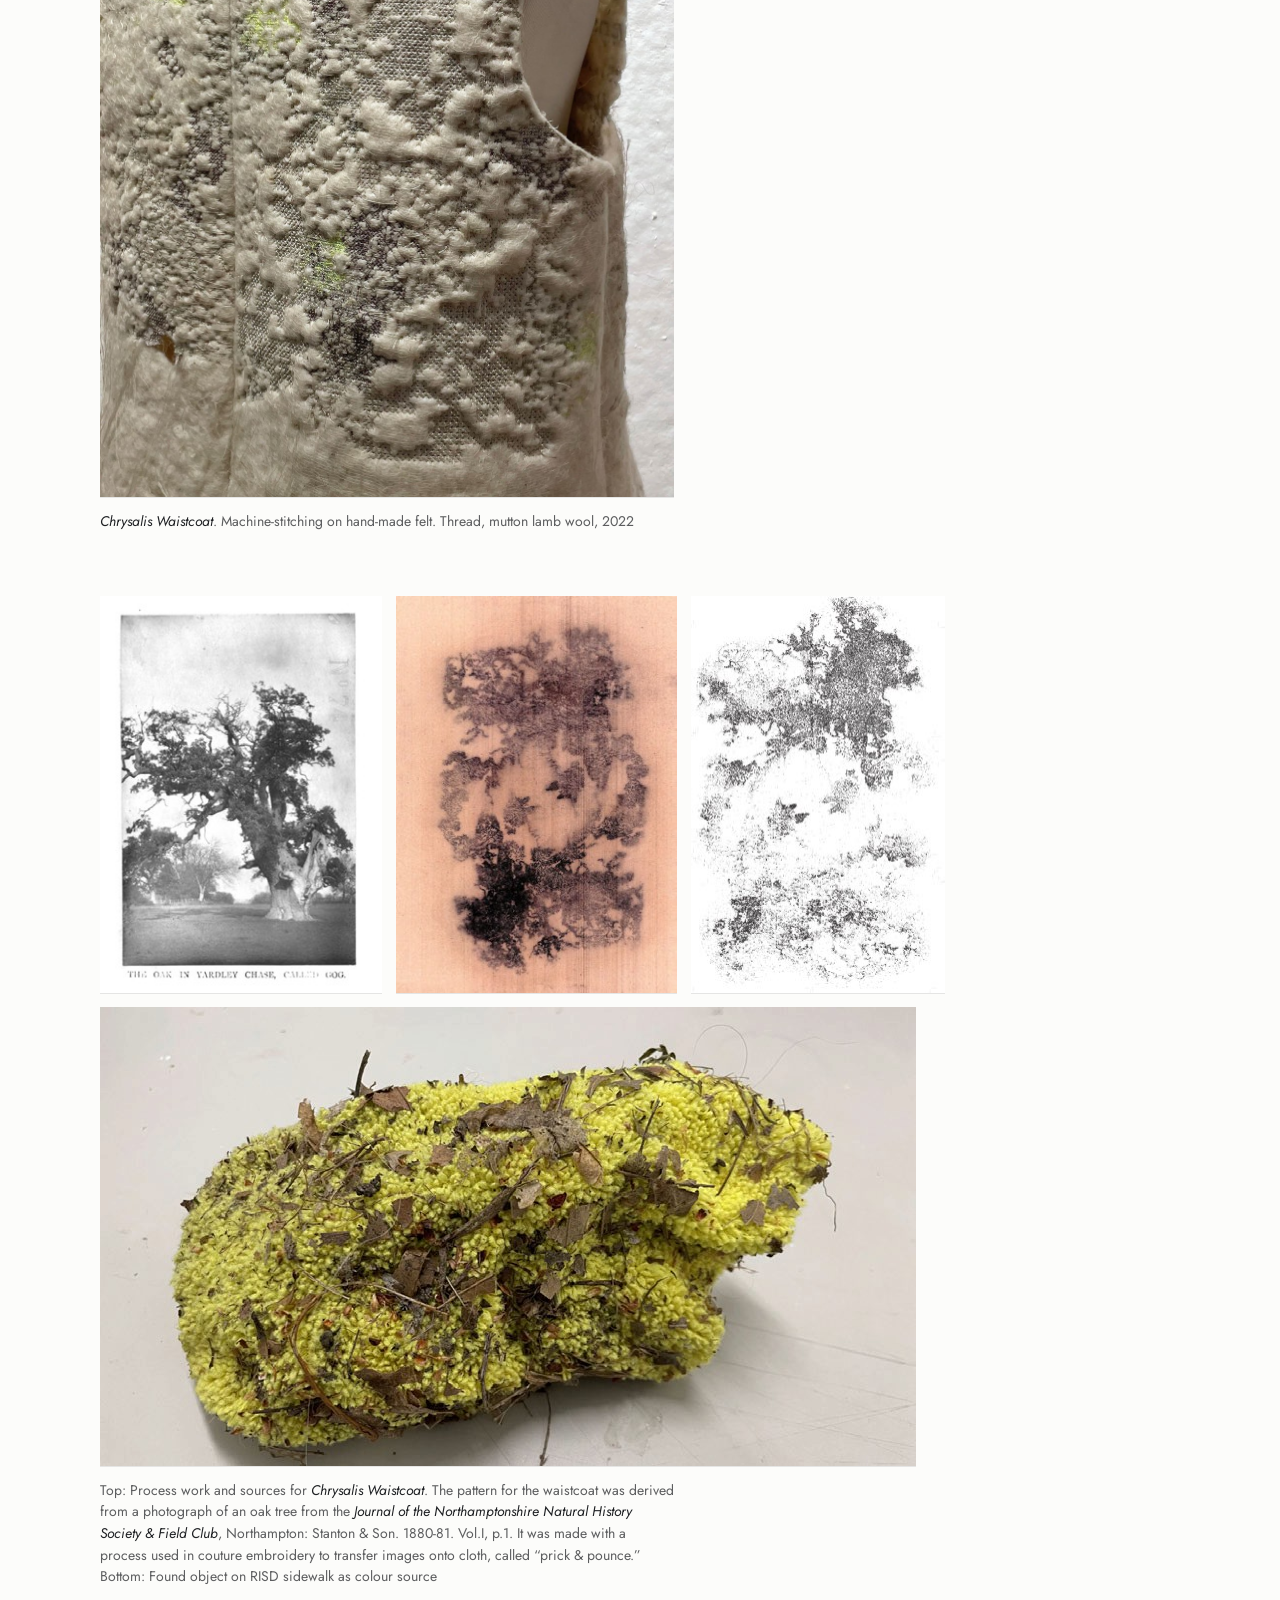
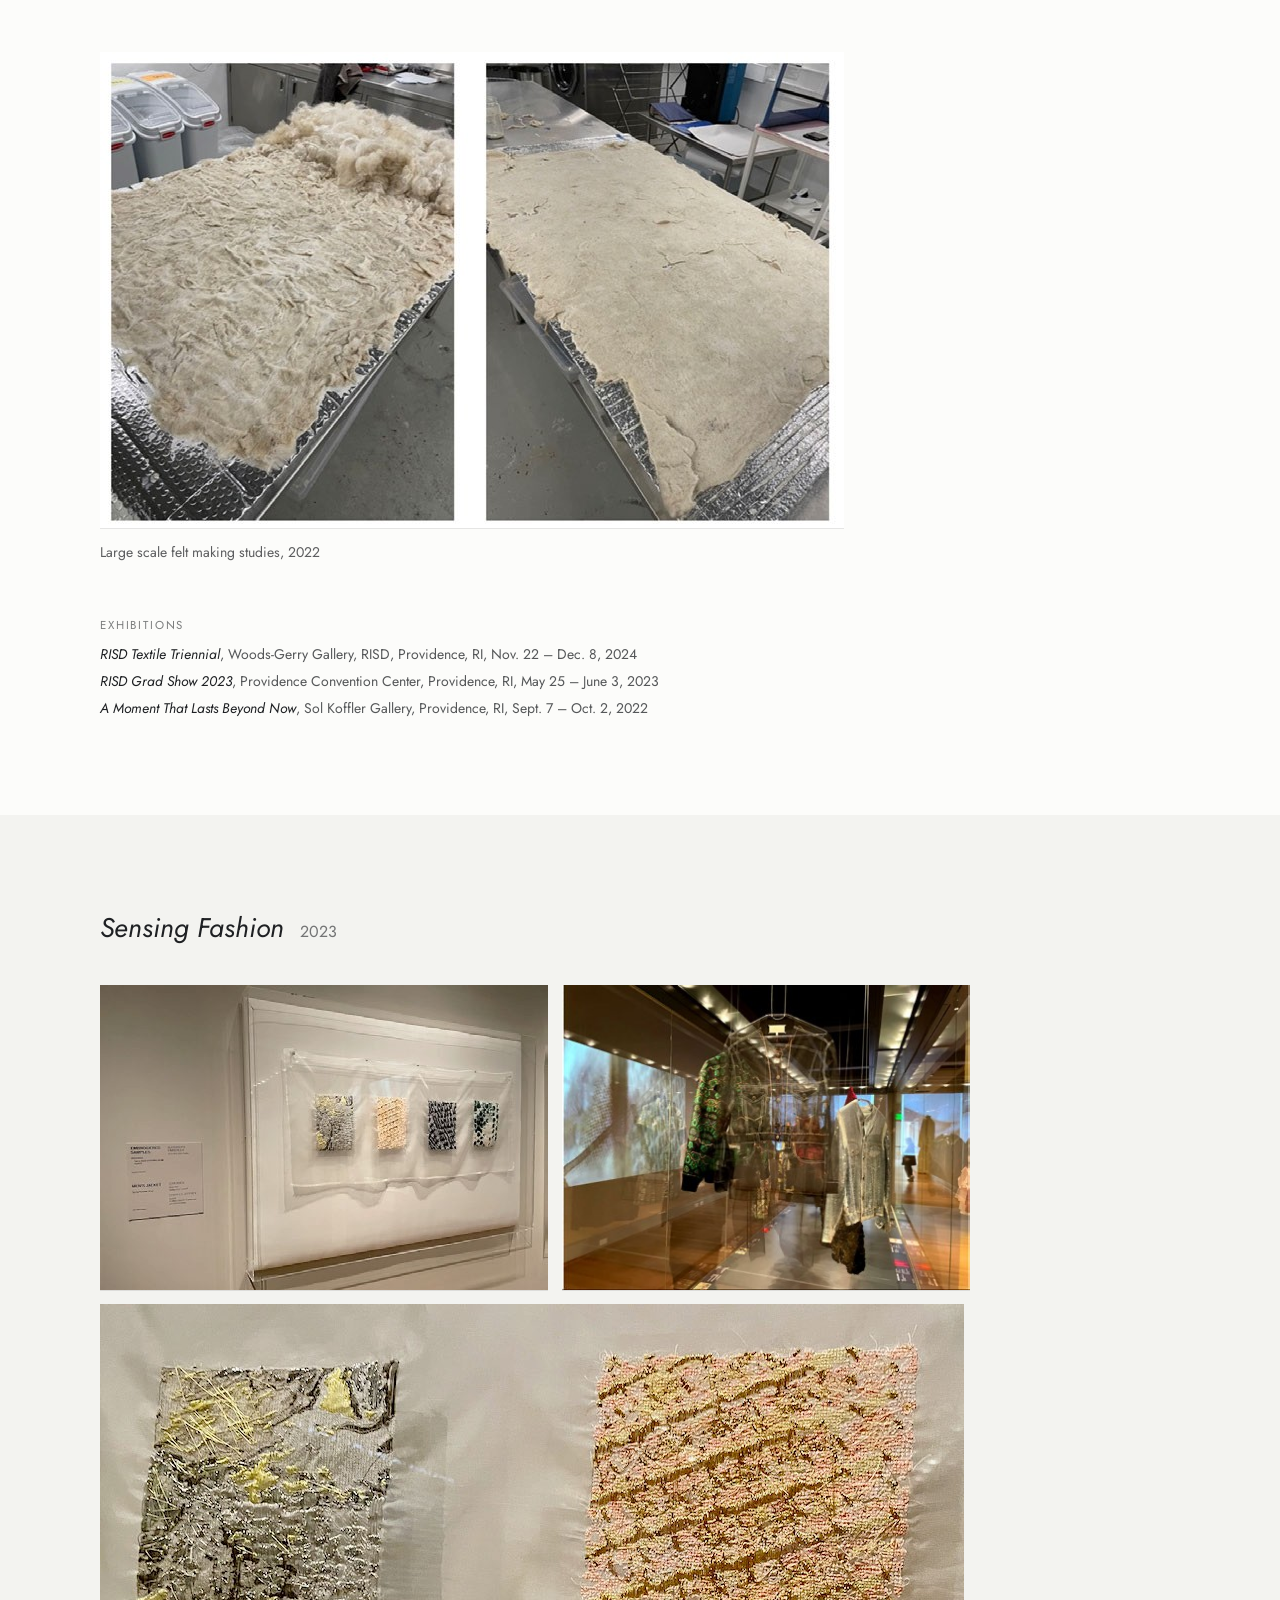
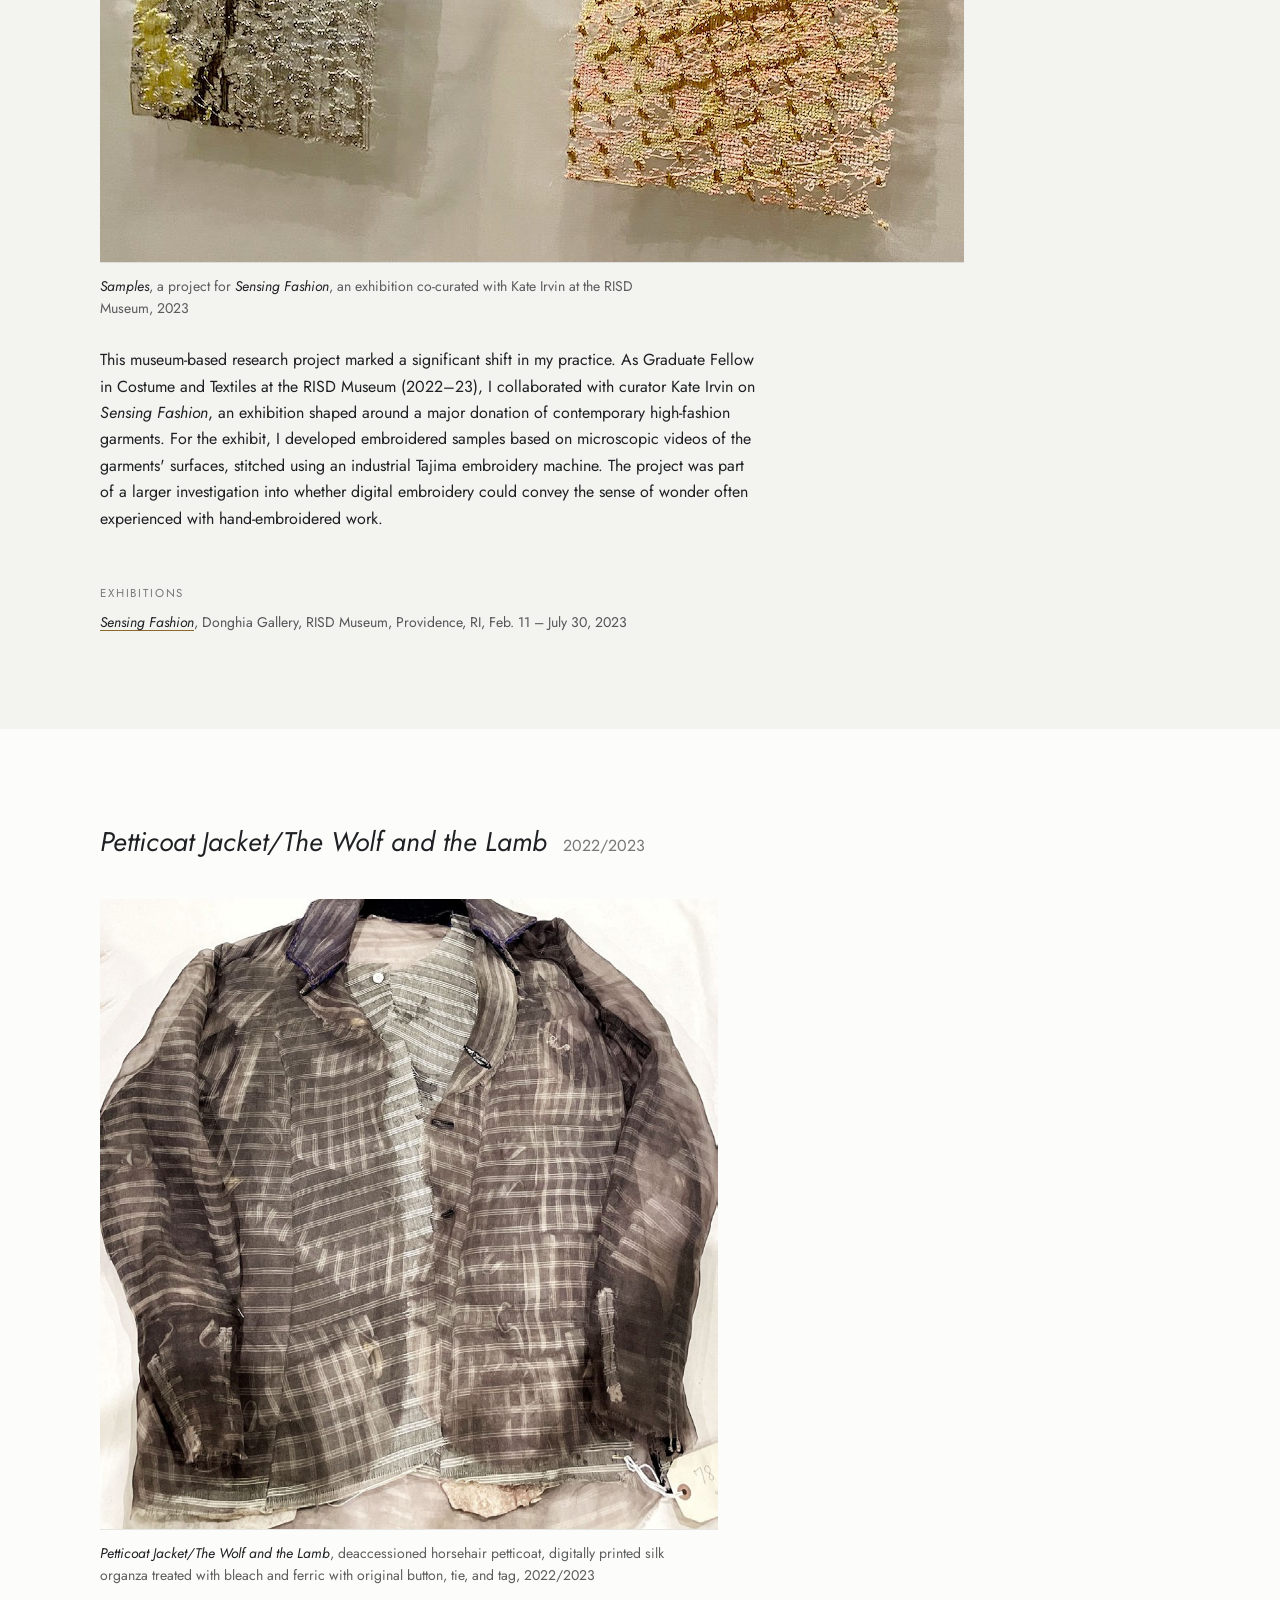
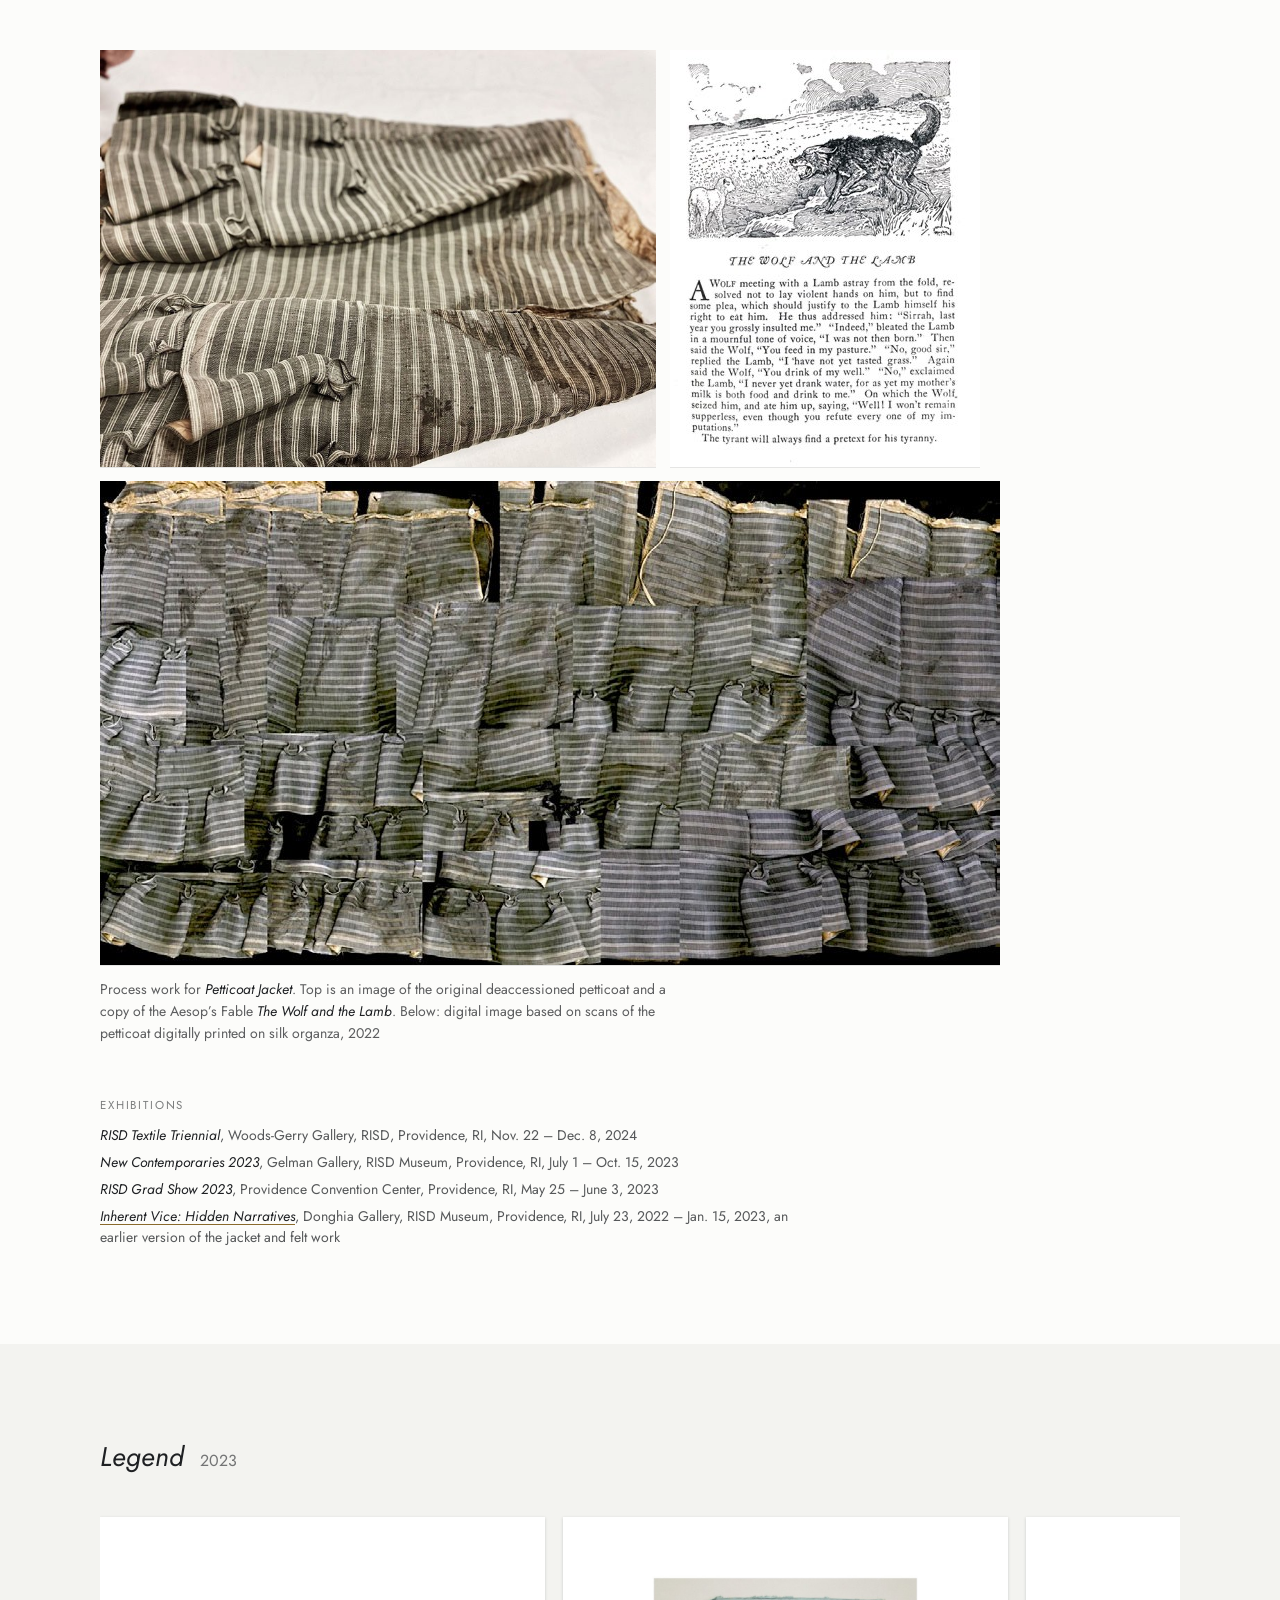
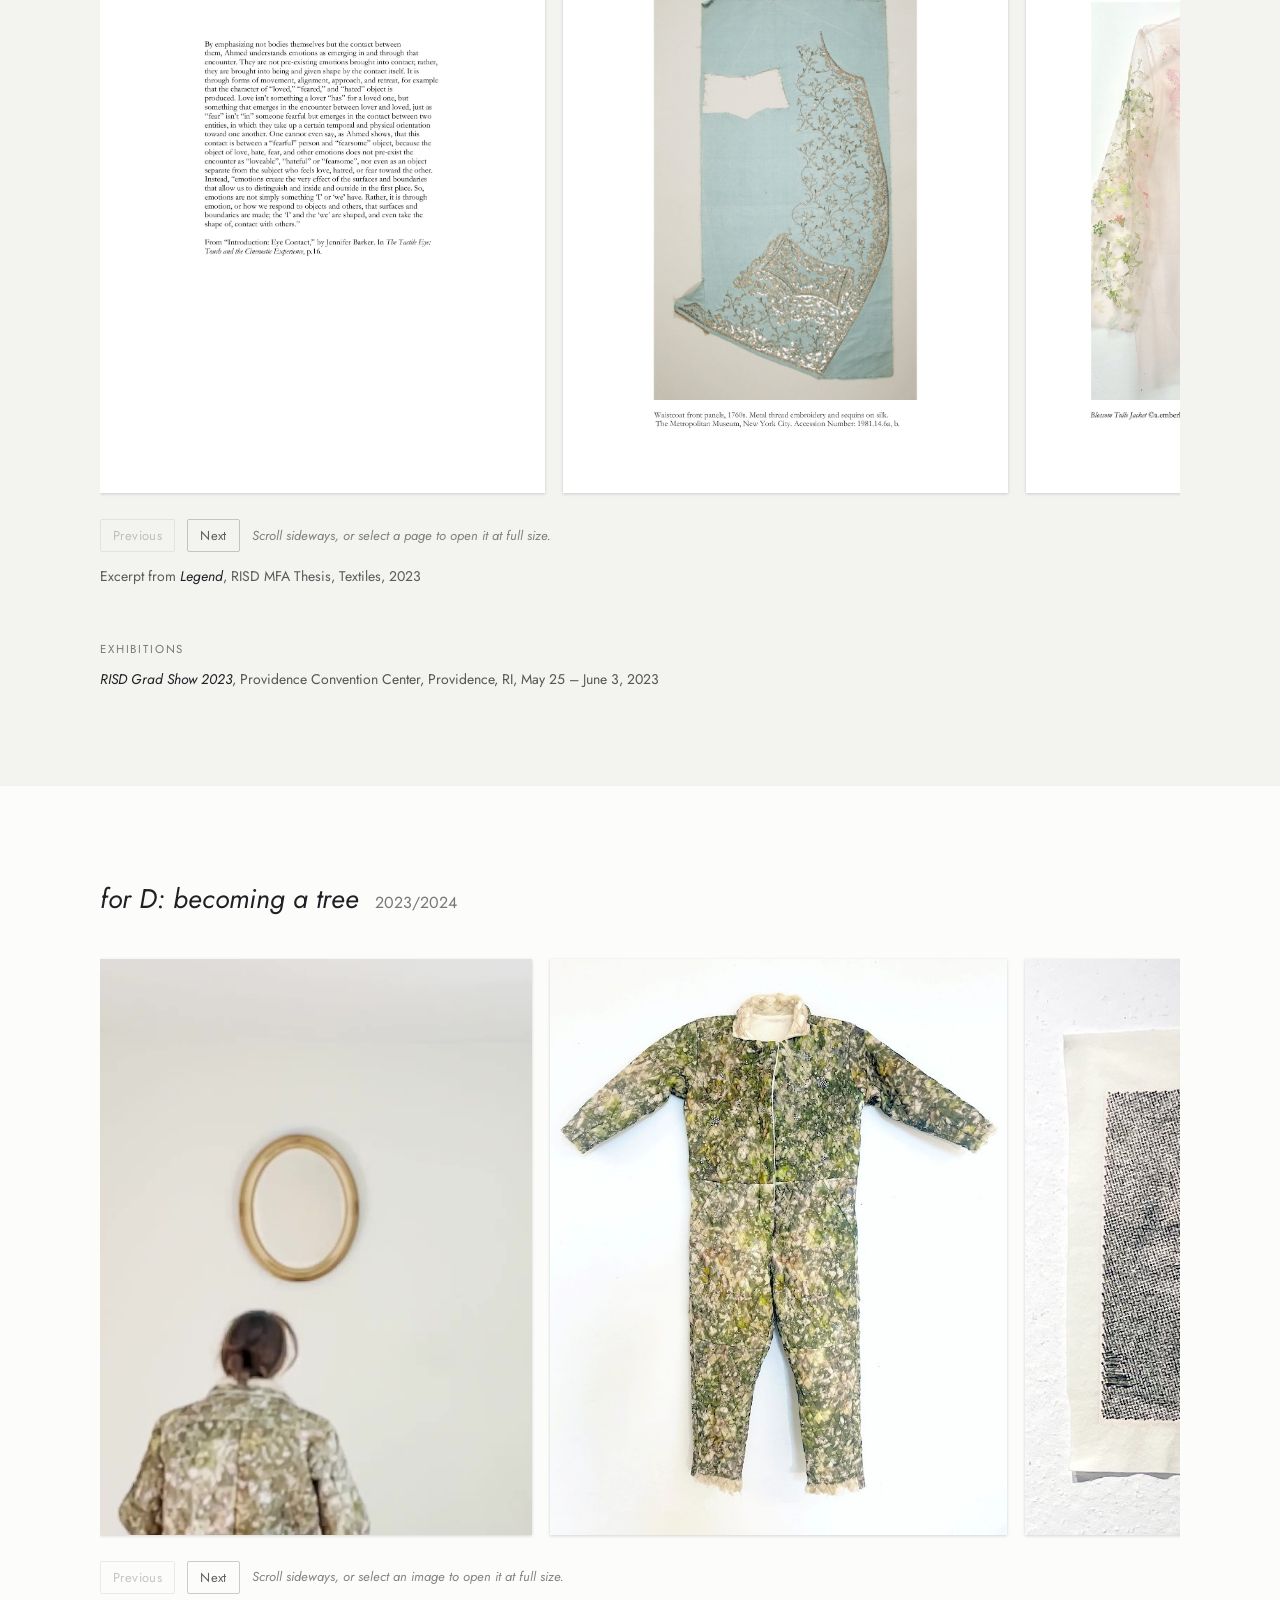
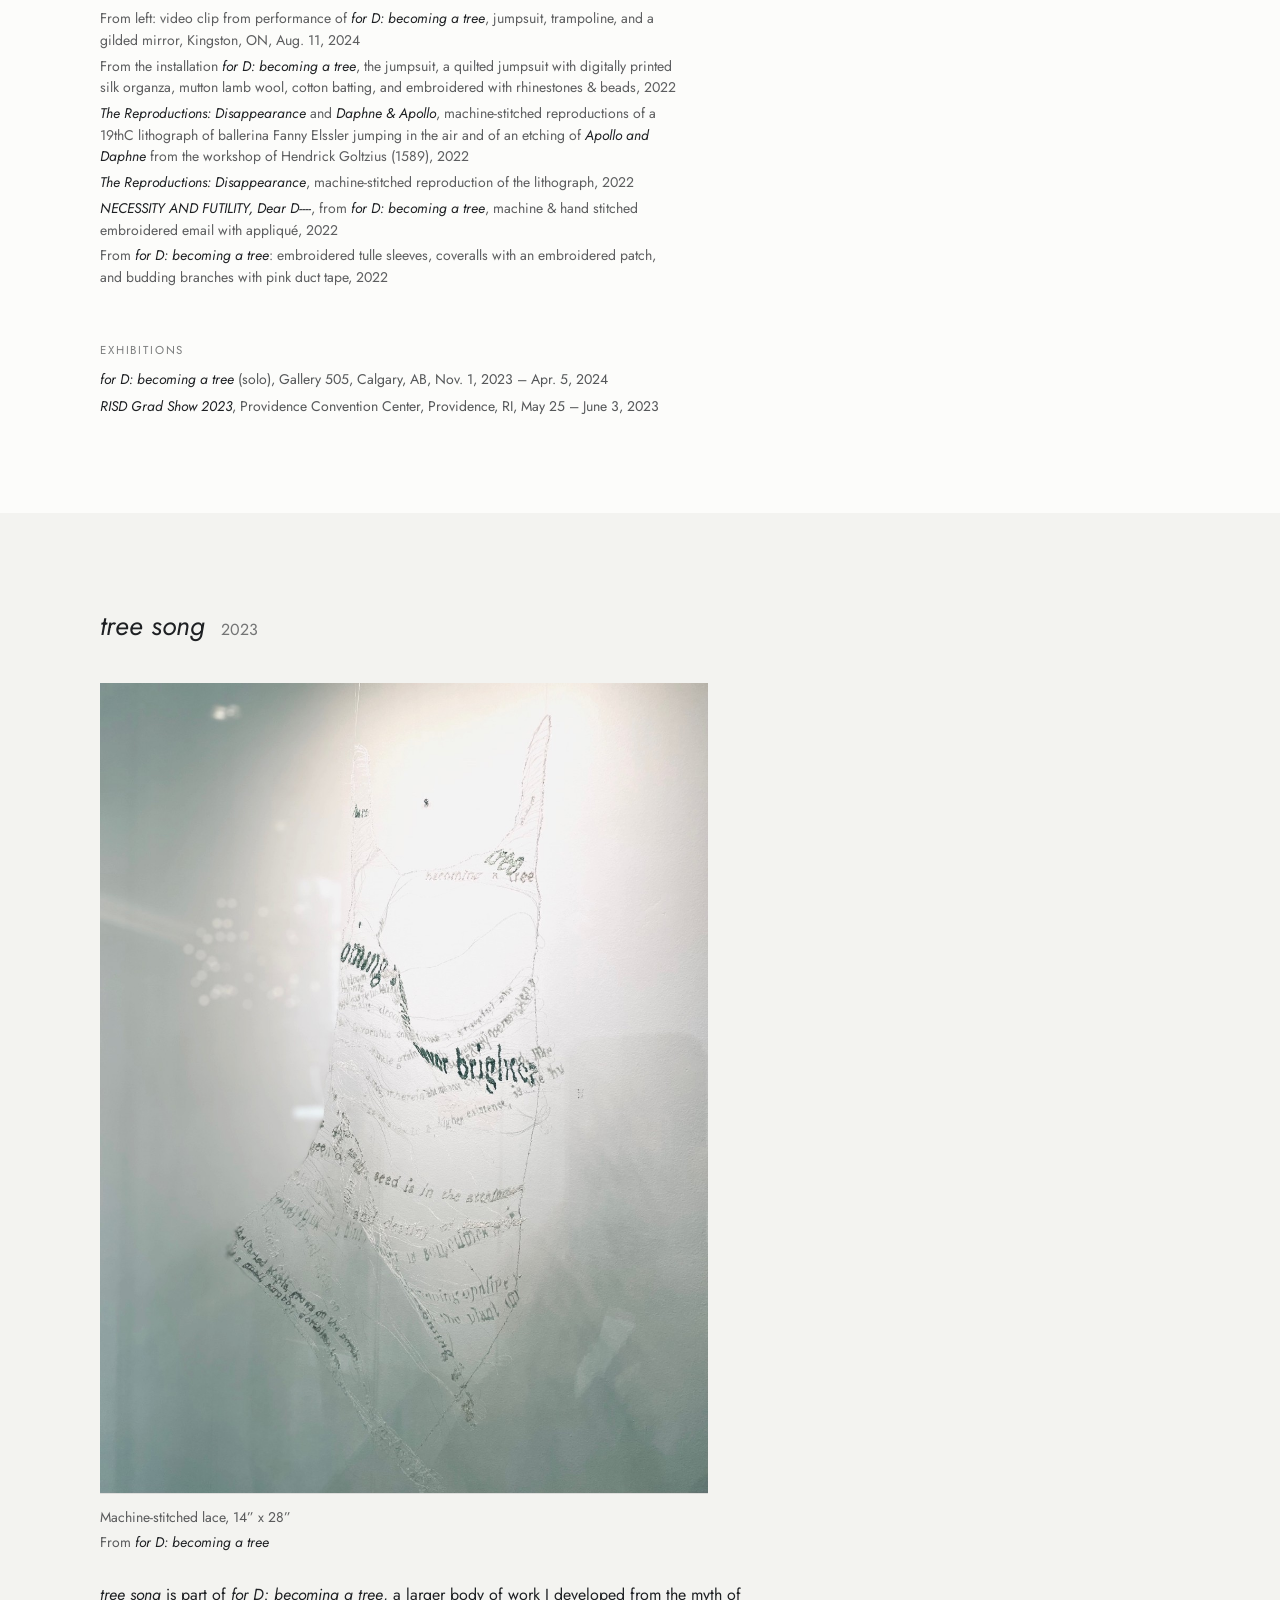
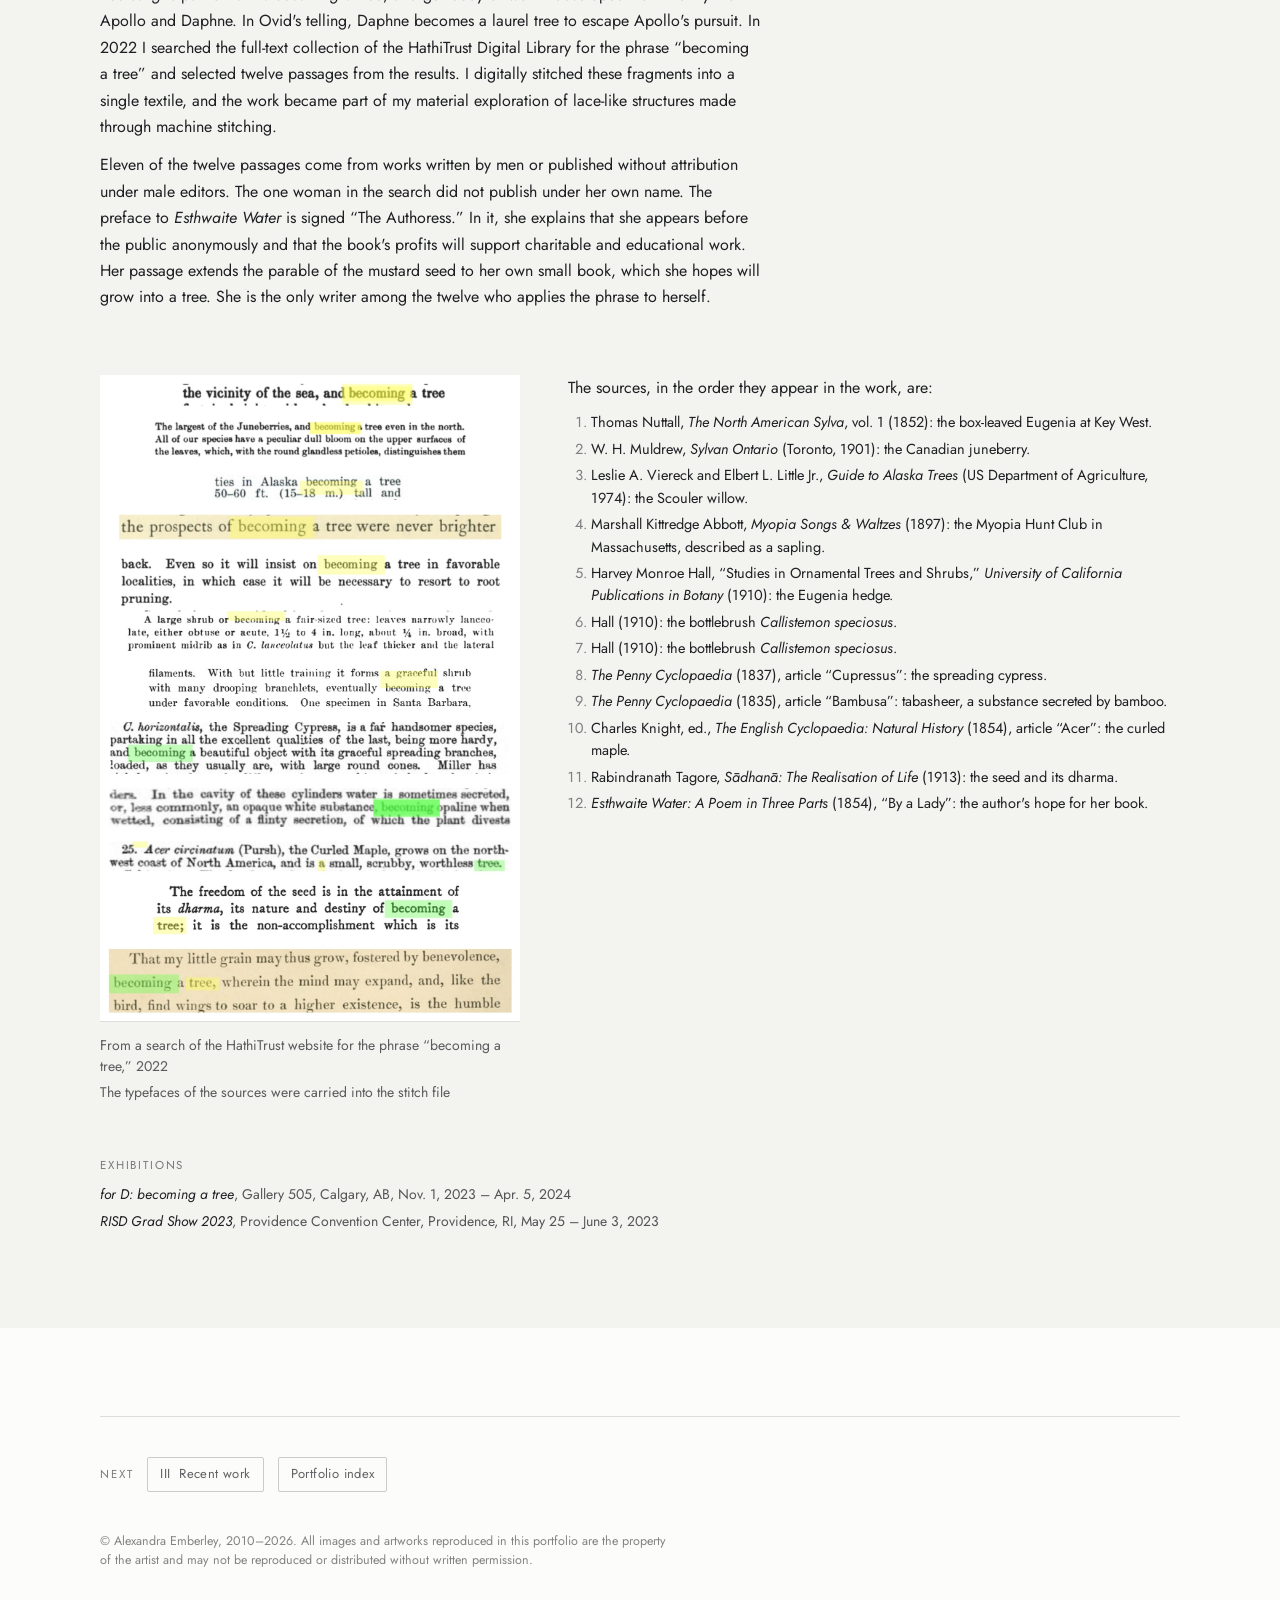
<file: surface-and-textile-inquiry.html>
<!DOCTYPE html>
<html lang="en">
<head>
<meta charset="utf-8">
<meta name="viewport" content="width=device-width, initial-scale=1, viewport-fit=cover">
<title>Surface and textile inquiry · Alexandra Emberley · York Portfolio 2026</title>
<link rel="preconnect" href="https://fonts.googleapis.com">
<link rel="preconnect" href="https://fonts.gstatic.com" crossorigin>
<link rel="stylesheet" href="https://fonts.googleapis.com/css2?family=Jost:ital,wght@0,400;0,500;1,400&display=swap">
<link rel="stylesheet" href="css/portfolio.css?v=york3">
</head>
<body>
<header class="band masthead" style="--ground:#fcfcfa">
  <div class="inner">
    <nav aria-label="Portfolio sections">
      <ul class="sections">
        <li><a href="early-works.html">Early works</a></li>
        <li><a href="surface-and-textile-inquiry.html" aria-current="page">Surface and textile inquiry</a></li>
        <li><a href="recent-work.html">Recent work</a></li>
      </ul>
    </nav>
  </div>
</header>

<main>
  <section class="band opener" style="--ground:#fcfcfa" aria-labelledby="section-title">
    <div class="inner">
      <span class="label">York Portfolio 2026 &nbsp;·&nbsp; II</span>
      <h1 id="section-title">Surface and textile inquiry</h1>
      <p class="dates">2013–2024</p>
    </div>
  </section>

  <article class="band work" style="--ground:#f3f3f0" aria-labelledby="w-furpoems">
    <div class="inner">
      <header class="work-head">
        <h2 id="w-furpoems">Fur Poems</h2>
        <p class="year">2013</p>
      </header>

      <figure class="plate">
        <div class="plate-media">
        <img src="images/early/fur-poems-lap-lap-lap.jpg" width="792" height="738"
             alt="A square of linen with a piece of brown fur edged in blue embroidery, and faint stitched words above it.">
        <img src="images/early/fur-poems-yeah-beauty.jpg" width="864" height="547"
             alt="Two canvases with strips of fur, pink stitched words reading yeah beauty yeah yeah, and plant forms in green thread.">
        </div>
        <figcaption><i>fur poems: lap, lap, lap</i> &amp; <i>yeah beauty yeah yeah</i>, fur &amp; embroidery on linen and canvas. Canvas size: approx. 34” x 28”, 2013</figcaption>
      </figure>
      <div class="shows">
        <div>
          <span class="label">Exhibitions</span>
          <ul>
          <li><i>Brain Storms: UAlberta Creates</i>, Enterprise Square Galleries, Edmonton, AB, Sept. 25, 2015 – Jan. 23, 2016</li>
          <li><i>Fieldwork: Artistic Research, Ethics &amp; Academic Freedom</i>, symposium and exhibition, AUArts/ACAD, Calgary, AB, Mar. 12–14, 2015</li>
          <li><i>Strung Out &amp; Undone</i>, The Gallery at the Living Arts Centre, Toronto, ON, Nov. 1–30, 2014</li>
          <li><i>Fur Stories [ you are not wild enough for me ]</i>, FAB Gallery, University of Alberta, Edmonton, AB, Dec. 10, 2013 – Jan. 12, 2014</li>
          </ul>
        </div>
      </div>
    </div>
  </article>

  <article class="band work" style="--ground:#fcfcfa" aria-labelledby="w-sparrows">
    <div class="inner">
      <header class="work-head">
        <h2 id="w-sparrows">Sparrows and Swallows</h2>
        <p class="year">2020</p>
      </header>

      <figure class="plate">
        <div class="plate-media">
        <img src="images/textile/sparrows-and-swallows.jpg" width="960" height="1280" style="--view:85vh"
             alt="Embroidered swallow in blue and grey thread and beads, diving over a smaller embroidered bird on organza, with stitched script beneath.">
        </div>
        <figcaption><i>Sparrows &amp; Swallows</i>, embroidery, thread, beads, and organza. 18”x 26”, 2020</figcaption>
      </figure>
      <div class="shows">
        <div>
          <span class="label">Exhibitions</span>
          <ul>
          <li><i>Devotion: Sewing the Sacred</i>, <i>Surface Design Journal</i>, Fall 2020, co-curators Jovencio de la Paz and Lauren Sinner</li>
          </ul>
        </div>
      </div>
    </div>
  </article>

  <article class="band work" style="--ground:#f3f3f0" aria-labelledby="w-hydrangea">
    <div class="inner">
      <header class="work-head">
        <h2 id="w-hydrangea">Hydrangea Flower Pattern Necklace</h2>
        <p class="year">2022</p>
      </header>

      <figure class="plate">
        <div class="plate-media">
        <img src="images/textile/hydrangea-flower-necklace.jpg" width="974" height="984"
             alt="A beaded ring necklace on organza, silver beads with patches of colour, resting on lichen-covered bark.">
        </div>
        <figcaption><i>Hydrangea Flower Pattern Necklace</i>. Beads, appliqué and wire on organza. 10”x10”, 2022. The pattern was derived from a drawing made with a hydrangea flower and inspired by Schiaparelli’s <i>Necklace</i> (1938)</figcaption>
      </figure>
      <div class="shows">
        <div>
          <span class="label">Exhibitions</span>
          <ul>
          <li><i>Incremental Growth: RISD Graduate Textiles Biennial 2022</i>, Sol Koffler Gallery, 169 Weybosset Street, Providence, RI, Mar. 4 – Apr. 3, 2022</li>
          </ul>
        </div>
      </div>
    </div>
  </article>

  <article class="band work" style="--ground:#fcfcfa" aria-labelledby="w-chrysalis">
    <div class="inner">
      <header class="work-head">
        <h2 id="w-chrysalis">Chrysalis Waistcoat</h2>
        <p class="year">2022</p>
      </header>

      <figure class="plate">
        <div class="plate-media">
        <img src="images/textile/chrysalis-waistcoat.jpg" width="1153" height="1536" style="--view:85vh"
             alt="A waistcoat of pale hand-made felt on a dress form, its surface densely machine-stitched with raised, lichen-like texture.">
        </div>
        <figcaption><i>Chrysalis Waistcoat</i>. Machine-stitching on hand-made felt. Thread, mutton lamb wool, 2022</figcaption>
      </figure>

      <figure class="plate">
        <div class="plate-media">
        <div class="row" style="--mw:845px;--sum:2.063;--gaps:28px">
          <img src="images/textile/chrysalis-source-oak.jpg" width="290" height="408" style="--ar:0.711"
             alt="Nineteenth-century photograph of a broad oak tree.">
          <img src="images/textile/chrysalis-process-a.jpg" width="293" height="412" style="--ar:0.711"
             alt="Process work: the oak pattern transferred in dark pounce on pink ground.">
          <img src="images/textile/chrysalis-process-b.jpg" width="254" height="396" style="--ar:0.641"
             alt="Process work: the oak pattern as a dotted outline drawing.">
        </div>
        <img src="images/textile/chrysalis-colour-source.jpg" width="816" height="459"
             alt="A found object from a sidewalk, bright yellow-green moss with dry leaves.">
        </div>
        <figcaption>Top: Process work and sources for <i>Chrysalis Waistcoat</i>. The pattern for the waistcoat was derived from a photograph of an oak tree from the <i>Journal of the Northamptonshire Natural History Society &amp; Field Club</i>, Northampton: Stanton &amp; Son. 1880-81. Vol.I, p.1. It was made with a process used in couture embroidery to transfer images onto cloth, called “prick &amp; pounce.” Bottom: Found object on RISD sidewalk as colour source</figcaption>
      </figure>

      <figure class="plate">
        <div class="plate-media">
        <img src="images/textile/felt-work-i-making.jpg" width="744" height="476"
             alt="Two views of large felt being made on studio tables.">
        </div>
        <figcaption>Large scale felt making studies, 2022</figcaption>
      </figure>
      <div class="shows">
        <div>
          <span class="label">Exhibitions</span>
          <ul>
          <li><i>RISD Textile Triennial</i>, Woods-Gerry Gallery, RISD, Providence, RI, Nov. 22 – Dec. 8, 2024</li>
          <li><i>RISD Grad Show 2023</i>, Providence Convention Center, Providence, RI, May 25 – June 3, 2023</li>
          <li><i>A Moment That Lasts Beyond Now</i>, Sol Koffler Gallery, Providence, RI, Sept. 7 – Oct. 2, 2022</li>
          </ul>
        </div>
      </div>
    </div>
  </article>

  <article class="band work" style="--ground:#f3f3f0" aria-labelledby="w-sensing-fashion">
    <div class="inner">
      <header class="work-head">
        <h2 id="w-sensing-fashion">Sensing Fashion</h2>
        <p class="year">2023</p>
      </header>

      <figure class="plate">
        <div class="plate-media">
        <div class="row" style="--mw:870px;--sum:2.807;--gaps:14px">
          <img src="images/textile/sensing-fashion-four-samples.jpg" width="448" height="305" style="--ar:1.469"
             alt="Four embroidered samples mounted in a row in a museum wall case.">
          <img src="images/textile/sensing-fashion-gallery.jpg" width="412" height="308" style="--ar:1.338"
             alt="The Sensing Fashion gallery, with garments on forms and projected video on the walls.">
        </div>
        <img src="images/textile/sensing-fashion-samples-detail.jpg" width="864" height="558"
             alt="Two digitally embroidered samples in detail: one yellow and grey, one pale peach in diagonal bands.">
        </div>
        <figcaption><i>Samples</i>, a project for <i>Sensing Fashion</i>, an exhibition co-curated with Kate Irvin at the RISD Museum, 2023</figcaption>
      </figure>
      <p class="note">This museum-based research project marked a significant shift in my practice. As Graduate Fellow in Costume and Textiles at the RISD Museum (2022–23), I collaborated with curator Kate Irvin on <i>Sensing Fashion</i>, an exhibition shaped around a major donation of contemporary high-fashion garments. For the exhibit, I developed embroidered samples based on microscopic videos of the garments' surfaces, stitched using an industrial Tajima embroidery machine. The project was part of a larger investigation into whether digital embroidery could convey the sense of wonder often experienced with hand-embroidered work.</p>
      <div class="shows">
        <div>
          <span class="label">Exhibitions</span>
          <ul>
          <li><a href="https://risdmuseum.org/exhibitions-events/exhibitions/sensing-fashion" target="_blank" rel="noopener"><i>Sensing Fashion</i></a>, Donghia Gallery, RISD Museum, Providence, RI, Feb. 11 – July 30, 2023</li>
          </ul>
        </div>
      </div>
    </div>
  </article>

  <article class="band work" style="--ground:#fcfcfa" aria-labelledby="w-petticoat">
    <div class="inner">
      <header class="work-head">
        <h2 id="w-petticoat">Petticoat Jacket/The Wolf and the Lamb</h2>
        <p class="year">2022/2023</p>
      </header>

      <figure class="plate">
        <div class="plate-media">
        <img src="images/textile/petticoat-jacket.jpg" width="886" height="903"
             alt="A jacket of translucent grey-striped silk organza, bleached and stained, with a button and tie.">
        </div>
        <figcaption><i>Petticoat Jacket/The Wolf and the Lamb</i>, deaccessioned horsehair petticoat, digitally printed silk organza treated with bleach and ferric with original button, tie, and tag, 2022/2023</figcaption>
      </figure>

      <figure class="plate">
        <div class="plate-media">
        <div class="row" style="--mw:880px;--sum:2.078;--gaps:14px">
          <img src="images/textile/petticoat-original.jpg" width="802" height="601" style="--ar:1.334"
             alt="The original deaccessioned horsehair petticoat in grey stripes, crumpled.">
          <img src="images/textile/wolf-and-lamb-fable.jpg" width="310" height="417" style="--ar:0.743"
             alt="A printed page of Aesop&#x27;s fable The Wolf and the Lamb with an engraving of a wolf.">
        </div>
        <img src="images/textile/petticoat-organza-print.jpg" width="900" height="484"
             alt="A digital image made from scans of the petticoat&#x27;s gathered stripes.">
        </div>
        <figcaption>Process work for <i>Petticoat Jacket</i>. Top is an image of the original deaccessioned petticoat and a copy of the Aesop’s Fable <i>The Wolf and the Lamb</i>. Below: digital image based on scans of the petticoat digitally printed on silk organza, 2022</figcaption>
      </figure>
      <div class="shows">
        <div>
          <span class="label">Exhibitions</span>
          <ul>
          <li><i>RISD Textile Triennial</i>, Woods-Gerry Gallery, RISD, Providence, RI, Nov. 22 – Dec. 8, 2024</li>
          <li><i>New Contemporaries 2023</i>, Gelman Gallery, RISD Museum, Providence, RI, July 1 – Oct. 15, 2023</li>
          <li><i>RISD Grad Show 2023</i>, Providence Convention Center, Providence, RI, May 25 – June 3, 2023</li>
          <li><a href="https://risdmuseum.org/exhibitions-events/exhibitions/inherent-vice-0" target="_blank" rel="noopener"><i>Inherent Vice: Hidden Narratives</i></a>, Donghia Gallery, RISD Museum, Providence, RI, July 23, 2022 – Jan. 15, 2023, an earlier version of the jacket and felt work</li>
          </ul>
        </div>
      </div>
    </div>
  </article>

  <article class="band work" style="--ground:#f3f3f0" aria-labelledby="w-legend">
    <div class="inner">
      <header class="work-head">
        <h2 id="w-legend">Legend</h2>
        <p class="year">2023</p>
      </header>

      <figure class="plate">
        <div class="plate-media">
        <div class="book">
          <div class="pages" tabindex="0" role="region" aria-label="Pages from Legend, RISD MFA thesis. Scroll sideways to turn the pages.">
          <a class="page" href="images/legend/legend-p02.jpg" target="_blank" rel="noopener"><img src="images/legend/legend-p02.jpg" width="1275" height="1650" style="--ar:0.7727;--h:1650px" loading="lazy" alt="Legend, page 2"></a>
          <a class="page" href="images/legend/legend-p03.jpg" target="_blank" rel="noopener"><img src="images/legend/legend-p03.jpg" width="1275" height="1650" style="--ar:0.7727;--h:1650px" loading="lazy" alt="Legend, page 3"></a>
          <a class="page" href="images/legend/legend-p04.jpg" target="_blank" rel="noopener"><img src="images/legend/legend-p04.jpg" width="1275" height="1650" style="--ar:0.7727;--h:1650px" loading="lazy" alt="Legend, page 4"></a>
          <a class="page" href="images/legend/legend-p05.jpg" target="_blank" rel="noopener"><img src="images/legend/legend-p05.jpg" width="1275" height="1650" style="--ar:0.7727;--h:1650px" loading="lazy" alt="Legend, page 5"></a>
          <a class="page" href="images/legend/legend-p06.jpg" target="_blank" rel="noopener"><img src="images/legend/legend-p06.jpg" width="1275" height="1650" style="--ar:0.7727;--h:1650px" loading="lazy" alt="Legend, page 6"></a>
          <a class="page" href="images/legend/legend-p09.jpg" target="_blank" rel="noopener"><img src="images/legend/legend-p09.jpg" width="1275" height="1650" style="--ar:0.7727;--h:1650px" loading="lazy" alt="Legend, page 9"></a>
          <a class="page" href="images/legend/legend-p08.jpg" target="_blank" rel="noopener"><img src="images/legend/legend-p08.jpg" width="1275" height="1650" style="--ar:0.7727;--h:1650px" loading="lazy" alt="Legend, page 8"></a>
          <a class="page" href="images/legend/legend-p07.jpg" target="_blank" rel="noopener"><img src="images/legend/legend-p07.jpg" width="1275" height="1650" style="--ar:0.7727;--h:1650px" loading="lazy" alt="Legend, page 7"></a>
          <a class="page" href="images/legend/legend-p11.jpg" target="_blank" rel="noopener"><img src="images/legend/legend-p11.jpg" width="1275" height="1650" style="--ar:0.7727;--h:1650px" loading="lazy" alt="Legend, page 11"></a>
          <a class="page" href="images/legend/legend-p12.jpg" target="_blank" rel="noopener"><img src="images/legend/legend-p12.jpg" width="1275" height="1650" style="--ar:0.7727;--h:1650px" loading="lazy" alt="Legend, page 12"></a>
          </div>
          <div class="book-controls">
            <button type="button" class="btn" data-turn="-1">Previous</button>
            <button type="button" class="btn" data-turn="1">Next</button>
            <span class="hint">Scroll sideways, or select a page to open it at full size.</span>
          </div>
        </div>
        </div>
        <figcaption>Excerpt from <i>Legend</i>, RISD MFA Thesis, Textiles, 2023</figcaption>
      </figure>
      <div class="shows">
        <div>
          <span class="label">Exhibitions</span>
          <ul>
          <li><i>RISD Grad Show 2023</i>, Providence Convention Center, Providence, RI, May 25 – June 3, 2023</li>
          </ul>
        </div>
      </div>
    </div>
  </article>

  <article class="band work" style="--ground:#fcfcfa" aria-labelledby="w-for-d">
    <div class="inner">
      <header class="work-head">
        <h2 id="w-for-d">for D: becoming a tree</h2>
        <p class="year">2023/2024</p>
      </header>

      <figure class="plate">
        <div class="plate-media">
        <div class="book">
          <div class="pages" tabindex="0" role="region" aria-label="for D: becoming a tree, nine views. Scroll sideways.">
          <div class="page"><video class="clip" src="media/for-d-performance.mp4" poster="media/for-d-performance-poster.jpg" width="612" height="816" style="--ar:0.7500;--h:816px" muted loop playsinline preload="none" tabindex="0" aria-label="Performance of for D: becoming a tree: the artist in the quilted jumpsuit, holding branches, before a gilded mirror.. Select to pause or play."></video></div>
          <a class="page" href="images/textile/for-d-jumpsuit.jpg" target="_blank" rel="noopener"><img src="images/textile/for-d-jumpsuit.jpg" width="743" height="936" style="--ar:0.7938;--h:936px" loading="lazy" alt="A quilted jumpsuit in mottled green and cream silk organza, embroidered with rhinestones and beads."></a>
          <a class="page" href="images/textile/for-d-dot-drawings-pair.jpg" target="_blank" rel="noopener"><img src="images/textile/for-d-dot-drawings-pair.jpg" width="1728" height="926" style="--ar:1.8661;--h:926px" loading="lazy" alt="Two machine-stitched dot drawings pinned side by side on a white wall."></a>
          <a class="page" href="images/textile/for-d-dot-drawing.jpg" target="_blank" rel="noopener"><img src="images/textile/for-d-dot-drawing.jpg" width="623" height="936" style="--ar:0.6656;--h:936px" loading="lazy" alt="A machine-stitched dot drawing on white fabric, a dense field of small dark stitches."></a>
          <a class="page" href="images/textile/for-d-dear-d-email.jpg" target="_blank" rel="noopener"><img src="images/textile/for-d-dear-d-email.jpg" width="886" height="1332" style="--ar:0.6652;--h:1332px" loading="lazy" alt="An embroidered email on white fabric: lines of dark machine-stitched text overlaid with pink stitched blossoms and green appliqué."></a>
          <a class="page" href="images/textile/for-d-dear-d-email-detail.jpg" target="_blank" rel="noopener"><img src="images/textile/for-d-dear-d-email-detail.jpg" width="864" height="915" style="--ar:0.9443;--h:915px" loading="lazy" alt="Close view of the embroidered email: lines of black stitched text crossed by pink cross-stitch blossoms, felt appliqué flowers, and green stitched bars in the margin."></a>
          <a class="page" href="images/textile/for-d-tulle-sleeves.jpg" target="_blank" rel="noopener"><img src="images/textile/for-d-tulle-sleeves.jpg" width="1000" height="884" style="--ar:1.1312;--h:884px" loading="lazy" alt="Two pieces of pale peach tulle, cut as sleeve and bodice pattern pieces, embroidered with small pink, green, black and blue blossoms."></a>
          <a class="page" href="images/textile/for-d-coveralls.jpg" target="_blank" rel="noopener"><img src="images/textile/for-d-coveralls.jpg" width="406" height="668" style="--ar:0.6078;--h:668px" loading="lazy" alt="Green coveralls hanging on a wall, with a small embroidered patch on the chest."></a>
          <a class="page" href="images/textile/for-d-branch-drawing.jpg" target="_blank" rel="noopener"><img src="images/textile/for-d-branch-drawing.jpg" width="937" height="1424" style="--ar:0.6580;--h:1424px" loading="lazy" alt="A bundle of bare branches bound with pink duct tape against a white wall."></a>
          </div>
          <div class="book-controls">
            <button type="button" class="btn" data-turn="-1">Previous</button>
            <button type="button" class="btn" data-turn="1">Next</button>
            <span class="hint">Scroll sideways, or select an image to open it at full size.</span>
          </div>
        </div>
        </div>
        <figcaption><span class="line">From left: video clip from performance of <i>for D: becoming a tree</i>, jumpsuit, trampoline, and a gilded mirror, Kingston, ON, Aug. 11, 2024</span><span class="line">From the installation <i>for D: becoming a tree</i>, the jumpsuit, a quilted jumpsuit with digitally printed silk organza, mutton lamb wool, cotton batting, and embroidered with rhinestones &amp; beads, 2022</span><span class="line"><i>The Reproductions: Disappearance</i> and <i>Daphne &amp; Apollo</i>, machine-stitched reproductions of a 19thC lithograph of ballerina Fanny Elssler jumping in the air and of an etching of <i>Apollo and Daphne</i> from the workshop of Hendrick Goltzius (1589), 2022</span><span class="line"><i>The Reproductions: Disappearance</i>, machine-stitched reproduction of the lithograph, 2022</span><span class="line"><i>NECESSITY AND FUTILITY, Dear D----</i>, from <i>for D: becoming a tree</i>, machine &amp; hand stitched embroidered email with appliqué, 2022</span><span class="line">From <i>for D: becoming a tree</i>: embroidered tulle sleeves, coveralls with an embroidered patch, and budding branches with pink duct tape, 2022</span></figcaption>
      </figure>
      <div class="shows">
        <div>
          <span class="label">Exhibitions</span>
          <ul>
          <li><i>for D: becoming a tree</i> (solo), Gallery 505, Calgary, AB, Nov. 1, 2023 – Apr. 5, 2024</li>
          <li><i>RISD Grad Show 2023</i>, Providence Convention Center, Providence, RI, May 25 – June 3, 2023</li>
          </ul>
        </div>
    </div>
  </article>

  <article class="band work" style="--ground:#f3f3f0" aria-labelledby="w-tree-song">
    <div class="inner">
      <header class="work-head">
        <h2 id="w-tree-song">tree song</h2>
        <p class="year">2023</p>
      </header>

      <figure class="plate">
        <div class="plate-media">
        <img src="images/textile/tree-song.jpg" width="1152" height="1536" style="--view:90vh"
             alt="Machine-stitched lace hanging against a pale wall: a tall, narrow tree form made of stitched lines of text.">
        </div>
        <figcaption><span class="line">Machine-stitched lace, 14” x 28”</span><span class="line">From <i>for D: becoming a tree</i></span></figcaption>
      </figure>
      <p class="note"><i>tree song</i> is part of <i>for D: becoming a tree</i>, a larger body of work I developed from the myth of Apollo and Daphne. In Ovid's telling, Daphne becomes a laurel tree to escape Apollo's pursuit. In 2022 I searched the full-text collection of the HathiTrust Digital Library for the phrase “becoming a tree” and selected twelve passages from the results. I digitally stitched these fragments into a single textile, and the work became part of my material exploration of lace-like structures made through machine stitching.</p>
      <p class="note">Eleven of the twelve passages come from works written by men or published without attribution under male editors. The one woman in the search did not publish under her own name. The preface to <i>Esthwaite Water</i> is signed “The Authoress.” In it, she explains that she appears before the public anonymously and that the book's profits will support charitable and educational work. Her passage extends the parable of the mustard seed to her own small book, which she hopes will grow into a tree. She is the only writer among the twelve who applies the phrase to herself.</p>
      <div class="side">
      <figure class="plate">
        <div class="plate-media">
        <a class="capped" href="images/textile/tree-song-sources.jpg" target="_blank" rel="noopener" style="max-width:420px"><img src="images/textile/tree-song-sources.jpg" width="1154" height="1775" alt="Twelve printed passages clipped from digitized books, each containing the phrase becoming a tree, highlighted in yellow and green."></a>
        </div>
        <figcaption><span class="line">From a search of the HathiTrust website for the phrase “becoming a tree,” 2022</span><span class="line">The typefaces of the sources were carried into the stitch file</span></figcaption>
      </figure>
        <div class="note side-text"><p>The sources, in the order they appear in the work, are:</p>
        <ol class="sources">
        <li>Thomas Nuttall, <i>The North American Sylva</i>, vol. 1 (1852): the box-leaved Eugenia at Key West.</li>
        <li>W. H. Muldrew, <i>Sylvan Ontario</i> (Toronto, 1901): the Canadian juneberry.</li>
        <li>Leslie A. Viereck and Elbert L. Little Jr., <i>Guide to Alaska Trees</i> (US Department of Agriculture, 1974): the Scouler willow.</li>
        <li>Marshall Kittredge Abbott, <i>Myopia Songs &amp; Waltzes</i> (1897): the Myopia Hunt Club in Massachusetts, described as a sapling.</li>
        <li>Harvey Monroe Hall, “Studies in Ornamental Trees and Shrubs,” <i>University of California Publications in Botany</i> (1910): the Eugenia hedge.</li>
        <li>Hall (1910): the bottlebrush <i>Callistemon speciosus</i>.</li>
        <li>Hall (1910): the bottlebrush <i>Callistemon speciosus</i>.</li>
        <li><i>The Penny Cyclopaedia</i> (1837), article “Cupressus”: the spreading cypress.</li>
        <li><i>The Penny Cyclopaedia</i> (1835), article “Bambusa”: tabasheer, a substance secreted by bamboo.</li>
        <li>Charles Knight, ed., <i>The English Cyclopaedia: Natural History</i> (1854), article “Acer”: the curled maple.</li>
        <li>Rabindranath Tagore, <i>Sādhanā: The Realisation of Life</i> (1913): the seed and its dharma.</li>
        <li><i>Esthwaite Water: A Poem in Three Parts</i> (1854), “By a Lady”: the author's hope for her book.</li>
      </ol></div>
      </div>
      <div class="shows">
        <div>
          <span class="label">Exhibitions</span>
          <ul>
          <li><i>for D: becoming a tree</i>, Gallery 505, Calgary, AB, Nov. 1, 2023 – Apr. 5, 2024</li>
          <li><i>RISD Grad Show 2023</i>, Providence Convention Center, Providence, RI, May 25 – June 3, 2023</li>
          </ul>
        </div>
      </div>
    </div>
  </article>
</main>

<footer class="band close" style="--ground:#fcfcfa">
  <div class="inner">
    <div class="next">
      <span class="label">Next</span>
      <a class="btn" href="recent-work.html">III &nbsp;Recent work</a>
      <a class="btn" href="index.html">Portfolio index</a>
    </div>
    <p class="rights">© Alexandra Emberley, 2010–2026. All images and artworks reproduced in this portfolio are the property of the artist and may not be reproduced or distributed without written permission.</p>
  </div>
</footer>
<script>
document.querySelectorAll('.book').forEach(function (book) {
  var strip = book.querySelector('.pages');
  var items = Array.prototype.slice.call(strip.querySelectorAll('.page'));
  var prev = book.querySelector('[data-turn="-1"]'), next = book.querySelector('[data-turn="1"]');
  function lefts() {  // where each page starts, measured inside the strip
    var base = strip.getBoundingClientRect().left - strip.scrollLeft;
    return items.map(function (it) { return it.getBoundingClientRect().left - base; });
  }
  function ends() {
    var max = strip.scrollWidth - strip.clientWidth;
    prev.disabled = strip.scrollLeft <= 2;
    next.disabled = strip.scrollLeft >= max - 2;
  }
  function turn(dir) {
    var x = strip.scrollLeft, max = strip.scrollWidth - strip.clientWidth, pos = lefts(), to;
    if (dir > 0) { to = pos.find(function (l) { return l > x + 4; }); if (to === undefined || to > max) to = max; }
    else { to = 0; pos.forEach(function (l) { if (l < x - 4) to = l; }); }
    strip.style.scrollSnapType = 'none';
    strip.scrollTo({ left: to, behavior: 'smooth' });
    clearTimeout(strip._snap);
    strip._snap = setTimeout(function () { strip.style.scrollSnapType = ''; ends(); }, 700);
  }
  prev.addEventListener('click', function () { turn(-1); });
  next.addEventListener('click', function () { turn(1); });
  strip.addEventListener('scroll', ends, { passive: true });
  window.addEventListener('resize', ends);
  window.addEventListener('load', ends);
  ends();
});
</script>
<script>
(function () {
  var clips = document.querySelectorAll('video.clip');
  var still = window.matchMedia('(prefers-reduced-motion: reduce)').matches;
  if (!clips.length || still || !('IntersectionObserver' in window)) return;
  var seen = new IntersectionObserver(function (entries) {
    entries.forEach(function (e) {
      if (e.isIntersecting) { e.target.play().catch(function () {}); }
      else { e.target.pause(); }
    });
  }, { threshold: 0.35 });
  clips.forEach(function (v) { seen.observe(v); });
})();
document.querySelectorAll('video.clip').forEach(function (v) {
  function toggle() { if (v.paused) { v.play().catch(function () {}); } else { v.pause(); } }
  v.addEventListener('click', toggle);
  v.addEventListener('keydown', function (e) { if (e.key === 'Enter' || e.key === ' ') { e.preventDefault(); toggle(); } });
});
</script>
<!-- Statcounter -->
<script>var sc_project=13358656; var sc_invisible=1; var sc_security="503b06b8";</script>
<script src="https://www.statcounter.com/counter/counter.js" async></script>
<noscript><div class="statcounter"><a title="Web Analytics Made Easy - Statcounter" href="https://statcounter.com/" target="_blank"><img class="statcounter" src="https://c.statcounter.com/13358656/0/503b06b8/1/" alt="Web Analytics Made Easy - Statcounter" referrerPolicy="no-referrer-when-downgrade"></a></div></noscript>
</body>
</html>
</file>
<file: css/portfolio.css>
/* Alexandra Emberley, York Portfolio 2026
   One type system across every page: Jost, a geometric face after Futura.
   Each work sets its own ground with --ground and, on dark grounds, --ink. */

:root {
  --paper: #fcfcfa;
  --ink: #1e2023;
  --gilt: #8a6a2c;
  --ground: var(--paper);
  --view: 70vh;  /* the tallest any work is shown, so a whole piece fits on a laptop screen */
  color-scheme: light;
}

*, *::before, *::after { box-sizing: border-box; }

body {
  margin: 0;
  background: var(--paper);
  color: var(--ink);
  font-family: "Jost", "Futura", "Futura PT", "Century Gothic", "Helvetica Neue", Arial, sans-serif;
  font-size: 16px;
  line-height: 1.6;
  -webkit-font-smoothing: antialiased;
}

img { display: block; max-width: 100%; height: auto; }
a { color: inherit; }
a:focus-visible { outline: 2px solid var(--gilt); outline-offset: 3px; }

/* every band shares one measure and one gutter */
.band {
  background: var(--ground);
  color: var(--ink);
  padding-inline: max(16px, 4vw);
}
.inner { max-width: 1080px; margin: 0 auto; }

/* masthead */
.masthead { padding-block: 22px 0; }
.masthead .inner {
  display: flex; flex-wrap: wrap; justify-content: flex-end; align-items: baseline;
  gap: 8px 28px;
}
.sections { display: flex; flex-wrap: wrap; gap: 6px 22px; margin: 0; padding: 0; list-style: none; }
.sections a, .label {
  font-size: 11.5px; letter-spacing: .16em; text-transform: uppercase; text-decoration: none;
  color: color-mix(in srgb, var(--ink) 58%, transparent);
}
.sections a:hover { color: var(--ink); }
.sections a[aria-current="page"] {
  color: var(--ink);
  text-decoration: underline; text-decoration-color: var(--gilt); text-underline-offset: 5px;
}

/* section opener */
.opener { padding-block: clamp(56px, 11vw, 120px) clamp(40px, 7vw, 72px); }
.opener .label { display: block; margin-bottom: 14px; }
.opener h1 {
  margin: 0; font-weight: 400; font-size: clamp(30px, 4.4vw, 44px); line-height: 1.12; letter-spacing: -.005em;
  text-wrap: balance;
}
.opener .dates { margin: 10px 0 0; font-size: 17px; color: color-mix(in srgb, var(--ink) 62%, transparent); }

/* a work */
.work { padding-block: clamp(52px, 8vw, 96px); }
.work-head { display: flex; flex-wrap: wrap; align-items: baseline; gap: 4px 16px; margin: 0 0 clamp(24px, 4vw, 40px); }
.work-head h2 { margin: 0; font-weight: 400; font-style: italic; font-size: clamp(22px, 2.6vw, 27px); line-height: 1.25; }
.work-head .year { margin: 0; font-size: 16px; color: color-mix(in srgb, var(--ink) 60%, transparent); font-variant-numeric: oldstyle-nums; }

/* plates: a group of images with the caption that belongs to them */
.plate { margin: 0; display: grid; gap: 14px; justify-items: start; }
.plate + .plate { margin-top: clamp(40px, 6vw, 64px); }
.plate-media { display: contents; }
.plate-media > img { width: auto; max-height: var(--view); }
.capped { display: block; width: 100%; }
.capped img { width: 100%; height: auto; }
.plate img { box-shadow: 0 1px 0 color-mix(in srgb, var(--ink) 10%, transparent); }

/* a row of images held to one height: each figure grows by its aspect ratio */
.row { display: flex; gap: 14px; width: 100%; max-width: min(var(--mw), calc(var(--view) * var(--sum) + var(--gaps))); }
.row > img { flex: var(--ar) 1 0; min-width: 0; width: 100%; }

.plate figcaption {
  max-width: 72ch; font-size: 14px; line-height: 1.55;
  color: color-mix(in srgb, var(--ink) 72%, transparent);
}
.plate figcaption i { color: var(--ink); }
.plate figcaption .line { display: block; }
.plate figcaption .line + .line { margin-top: 4px; }
.plate figcaption a { text-decoration-color: var(--gilt); text-underline-offset: 3px; overflow-wrap: anywhere; }

/* the artist's own text on a work, set at reading size */
.note { max-width: 66ch; margin: 28px 0 0; font-size: 16px; line-height: 1.65; }
.note i { font-style: italic; }

/* moving image */
.clip, .film { display: block; max-width: 100%; height: auto; max-height: var(--view); width: auto; background: transparent; }
.clip { cursor: pointer; }
.clip:focus-visible, .film:focus-visible { outline: 2px solid var(--gilt); outline-offset: 3px; }
.player { display: grid; gap: 10px; width: fit-content; max-width: 100%; }
.player .film { cursor: pointer; box-shadow: 0 0 0 1px color-mix(in srgb, var(--ink) 10%, transparent); }
.player-controls { display: flex; flex-wrap: wrap; align-items: center; gap: 8px 12px; }
.player-controls .btn { font-family: inherit; background: transparent; cursor: pointer; }
.player-controls .seek { flex: 1 1 140px; min-width: 120px; accent-color: color-mix(in srgb, var(--ink) 60%, transparent); }
.player-controls .time { font-size: 13px; font-variant-numeric: tabular-nums; color: color-mix(in srgb, var(--ink) 60%, transparent); min-width: 7.5em; }
.row > .clip, .row > .film { flex: var(--ar) 1 0; min-width: 0; width: 100%; max-height: none; }

/* a publication shown page by page */
.book { width: 100%; display: grid; gap: 14px; }
.pages {
  display: flex; align-items: flex-start; gap: 18px; overflow-x: auto; scroll-snap-type: x mandatory;
  padding-block: 4px 12px; overscroll-behavior-x: contain; position: relative;
}
.pages:focus-visible { outline: 2px solid var(--gilt); outline-offset: 4px; }
.page { flex: none; scroll-snap-align: start; display: block; }
.page img {
  height: min(clamp(320px, 64vh, 720px), calc(var(--h, 2000px) * 1.2));
  width: auto; max-width: none; background: #fff;
  box-shadow: 0 1px 3px color-mix(in srgb, var(--ink) 18%, transparent);
}
/* a clip takes its place in the strip at the same height as the images */
.page .clip {
  height: min(clamp(320px, 64vh, 720px), calc(var(--h, 2000px) * 1.2));
  width: auto; max-width: none; max-height: none; aspect-ratio: var(--ar);
  box-shadow: 0 1px 3px color-mix(in srgb, var(--ink) 18%, transparent);
}
.book-controls { display: flex; flex-wrap: wrap; align-items: center; gap: 10px 12px; }
.book-controls button { font-family: inherit; background: transparent; cursor: pointer; }
.book-controls button:disabled { opacity: .35; cursor: default; }
.hint { font-size: 13px; font-style: italic; color: color-mix(in srgb, var(--ink) 55%, transparent); }

/* text that opens a work, and the links that close it */
.note.lead { margin: 0 0 clamp(28px, 4vw, 40px); }
.work-links { margin-top: clamp(32px, 5vw, 48px); }
.plate + .note + .plate, .note + .plate { margin-top: clamp(40px, 6vw, 64px); }
.roman { font-style: normal; }

/* front page: one band per section */
.contents { padding-block: clamp(44px, 7vw, 80px); }
.contents .inner { display: grid; grid-template-columns: minmax(0, 1fr) minmax(0, 1.1fr); gap: clamp(24px, 4vw, 56px); align-items: center; }
.contents h2 { margin: 6px 0 4px; font-weight: 400; font-size: clamp(24px, 3vw, 32px); line-height: 1.15; }
.contents h2 a { text-decoration: none; }
.contents .dates { margin: 0 0 18px; font-size: 16px; color: color-mix(in srgb, var(--ink) 62%, transparent); }
.contents ul { list-style: none; margin: 0 0 24px; padding: 0; display: grid; gap: 2px; font-size: 15.5px; }
.contents li i { font-style: italic; }
.contents img { width: 100%; height: auto; max-height: 60vh; object-fit: cover; }
.contents.wide .inner { grid-template-columns: minmax(0, 1fr) minmax(0, 1.5fr); }
@media (max-width: 760px) { .contents .inner { grid-template-columns: 1fr; } }

.note + .note { margin-top: 12px; }
.note > .label:only-child { display: block; margin-top: 8px; }
.colophon { max-width: 72ch; margin-top: 28px; font-size: 13.5px; line-height: 1.5; color: color-mix(in srgb, var(--ink) 72%, transparent); }
.colophon .label { display: block; margin-bottom: 6px; }
.colophon p { margin: 0 0 6px; }
.colophon a { overflow-wrap: anywhere; text-decoration-color: var(--gilt); text-underline-offset: 3px; }

ol.sources { max-width: 68ch; margin: 10px 0 0; padding-left: 1.6em; font-size: 14.5px; line-height: 1.55; display: grid; gap: 4px; font-variant-numeric: oldstyle-nums; }
ol.sources li::marker { color: color-mix(in srgb, var(--ink) 55%, transparent); }

@media (max-width: 640px) { /* phone strip: keep portraits and landscapes closer in height */
  .page img, .page .clip { height: min(calc((100vw - 32px) / var(--ar, .7727)), calc((100vw - 32px) * 1.05), calc(var(--h, 2000px) * 1.2)); }
}

/* close of section */
footer.close .inner { border-top: 1px solid color-mix(in srgb, var(--ink) 14%, transparent); padding-top: clamp(28px, 4vw, 40px); }
.close { padding-block: clamp(56px, 8vw, 88px) 36px; }
.close .inner { display: grid; gap: 40px; }
.next { display: flex; flex-wrap: wrap; gap: 10px 14px; align-items: center; }
.btn {
  font-size: 13px; letter-spacing: .03em; text-decoration: none;
  color: color-mix(in srgb, var(--ink) 70%, transparent);
  border: 1px solid color-mix(in srgb, var(--ink) 22%, transparent);
  padding: 6px 12px; border-radius: 2px; transition: color .3s, border-color .3s;
}
.btn:hover { color: var(--ink); border-color: color-mix(in srgb, var(--ink) 50%, transparent); }
.btn i { font-style: italic; }
.rights { margin: 0; font-size: 12.5px; line-height: 1.5; max-width: 72ch; color: color-mix(in srgb, var(--ink) 55%, transparent); }

@media (max-width: 640px) {
  body { font-size: 15.5px; }
  .row { flex-direction: column; max-width: var(--mw); }
  .row > img { flex: none; }
  .plate figcaption { font-size: 13.5px; }
}
@media (prefers-reduced-motion: reduce) { .btn { transition: none; } }

/* about and CV */
.prose .inner > .label { display: block; margin: clamp(36px, 5vw, 52px) 0 0; font-weight: 400; }
.prose .note.ack { margin-top: 0; color: color-mix(in srgb, var(--ink) 75%, transparent); }
.prose .note a { text-decoration-color: var(--gilt); text-underline-offset: 3px; }
.cv { padding-bottom: 8px; }
.cv section + section { margin-top: clamp(36px, 5vw, 52px); }
.cv h2 {
  margin: 0 0 14px; font-weight: 400; font-size: 11.5px; letter-spacing: .16em; text-transform: uppercase;
  color: color-mix(in srgb, var(--ink) 58%, transparent);
}
.cv .entry { display: grid; grid-template-columns: 5.5rem minmax(0, 1fr); gap: 0 18px; max-width: 72ch; margin: 0 0 8px; font-size: 15px; line-height: 1.5; }
.cv .year { color: color-mix(in srgb, var(--ink) 60%, transparent); font-variant-numeric: tabular-nums; white-space: nowrap; }
.cv ul.skills { list-style: none; margin: 0; padding: 0; font-size: 15px; line-height: 1.5; display: grid; gap: 4px; }
.cv p.plain { margin: 0; font-size: 15px; max-width: 72ch; }
@media (max-width: 520px) {
  .cv .entry { grid-template-columns: 1fr; margin-bottom: 12px; }
}

.masthead .home {
  font-size: 11.5px; letter-spacing: .16em; text-transform: uppercase; text-decoration: none;
  color: color-mix(in srgb, var(--ink) 58%, transparent);
}
.masthead .home:hover { color: var(--ink); }
.masthead .home[aria-current="page"] { color: var(--ink); text-decoration: underline; text-decoration-color: var(--gilt); text-underline-offset: 5px; }

/* exhibition history and funding acknowledgement beneath a work */
.shows { margin-top: clamp(36px, 5vw, 52px); max-width: 72ch; }
.shows .label { display: block; margin-bottom: 10px; }
.shows ul { list-style: none; margin: 0; padding: 0; display: grid; gap: 6px; font-size: 14px; line-height: 1.5; color: color-mix(in srgb, var(--ink) 75%, transparent); }
.shows i { color: var(--ink); }
.shows a { color: inherit; text-decoration-color: var(--gilt); text-underline-offset: 3px; }
.afa { margin: 28px 0 0; }
.afa img { width: 132px; height: auto; opacity: .55; box-shadow: none; }
.verse { margin: 0; font-size: 15px; line-height: 1.7; font-style: italic; white-space: pre-line; }
.poem { margin: 0; font-size: 14.5px; line-height: 1.75; max-width: 72ch; white-space: pre-wrap; }
.poem-label { display: block; margin: clamp(32px, 5vw, 44px) 0 12px; }
.note.poem-src { margin-top: 12px; font-size: 13.5px; color: color-mix(in srgb, var(--ink) 65%, transparent); }
.hero { padding-block: clamp(24px, 4vw, 48px) 0; }
.hero .clip { width: 100%; max-height: none; cursor: default; }
.hero-cap { margin: 10px 0 0; font-size: 13px; color: color-mix(in srgb, var(--ink) 60%, transparent); }
.hero + .opener { padding-top: clamp(40px, 6vw, 72px); }

/* cover page: the clip alone, centred in the window */
.cover { min-height: calc(100vh - 64px); min-height: calc(100svh - 64px); display: grid; align-items: center; padding-block: 24px 48px; }
.cover .clip { width: 100%; max-height: calc(100vh - 200px); object-fit: contain; cursor: default; }
.cover-line { display: flex; flex-wrap: wrap; justify-content: space-between; align-items: center; gap: 12px 24px; margin: 14px 0 0; font-size: 13px; color: color-mix(in srgb, var(--ink) 60%, transparent); }
.note.excerpt-note { margin: 0 0 4px; font-size: 14.5px; color: color-mix(in srgb, var(--ink) 75%, transparent); }
.player:fullscreen { width: 100%; height: 100%; background: var(--ground); padding: 24px; display: grid; grid-template-rows: 1fr auto; align-items: center; justify-items: center; }
.player:fullscreen .film { max-height: calc(100vh - 110px); width: auto; max-width: 100%; }
.player:-webkit-full-screen { width: 100%; height: 100%; background: var(--ground); padding: 24px; display: grid; grid-template-rows: 1fr auto; align-items: center; justify-items: center; }

/* an installation view beside the exhibition list */
.shows.with-img { max-width: none; display: grid; grid-template-columns: minmax(0, 1fr) minmax(0, 300px); gap: 20px 48px; align-items: start; }
.shows.with-img > div { max-width: 72ch; }
.shows-img { margin: 0; }
.shows-img img { width: 100%; height: auto; }
.shows-img figcaption { margin-top: 8px; font-size: 13px; line-height: 1.5; color: color-mix(in srgb, var(--ink) 65%, transparent); }
.shows-img figcaption i { color: var(--ink); }
@media (max-width: 700px) { .shows.with-img { grid-template-columns: 1fr; } .shows-img { max-width: 300px; } }

/* parts of one work at a single width */
.stack { display: grid; gap: 14px; width: 100%; }
.stack img { width: 100%; height: auto; max-height: none; }
.stack .row { max-width: none; }
.plate .space { height: 12px; width: 100%; }
.side { display: grid; grid-template-columns: minmax(0, 420px) minmax(0, 1fr); gap: 20px 48px; align-items: start; margin-top: clamp(40px, 6vw, 64px); }
.side .plate { max-width: none; }
.side .note { margin-top: 0; }
.side .note p { margin: 0; }
.side ol.sources { max-width: none; }
@media (max-width: 760px) { .side { grid-template-columns: 1fr; } }
/* exhibition documentation after the list */
.shows + .plate.doc, .plate.doc + .plate.doc { margin-top: clamp(28px, 4vw, 40px); }
.plate.doc figcaption { font-size: 13px; }

/* Recent work: one darker ground for the whole page, with a fine line between works */
body.dark { background: #1f232b; color-scheme: dark; }
body.dark .work + .work { border-top: 1px solid color-mix(in srgb, var(--ink) 12%, transparent); }
</file>
